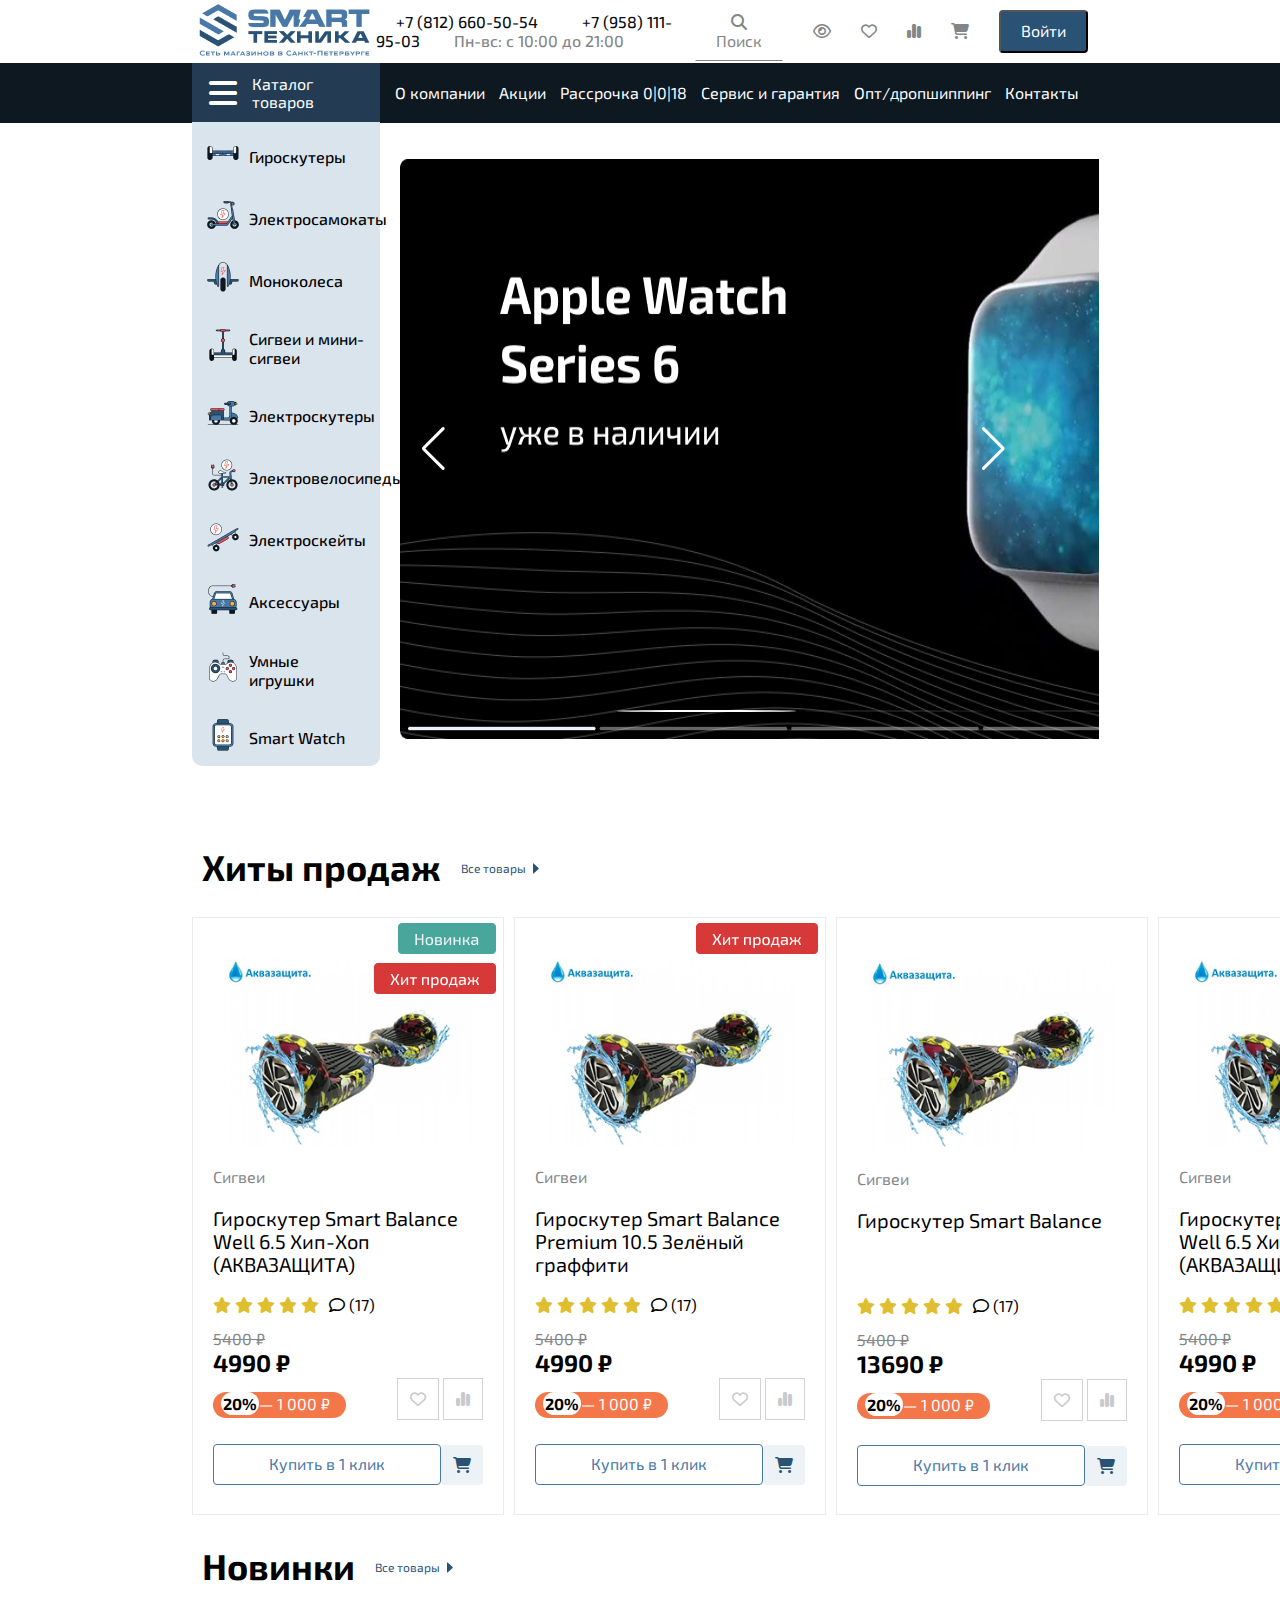
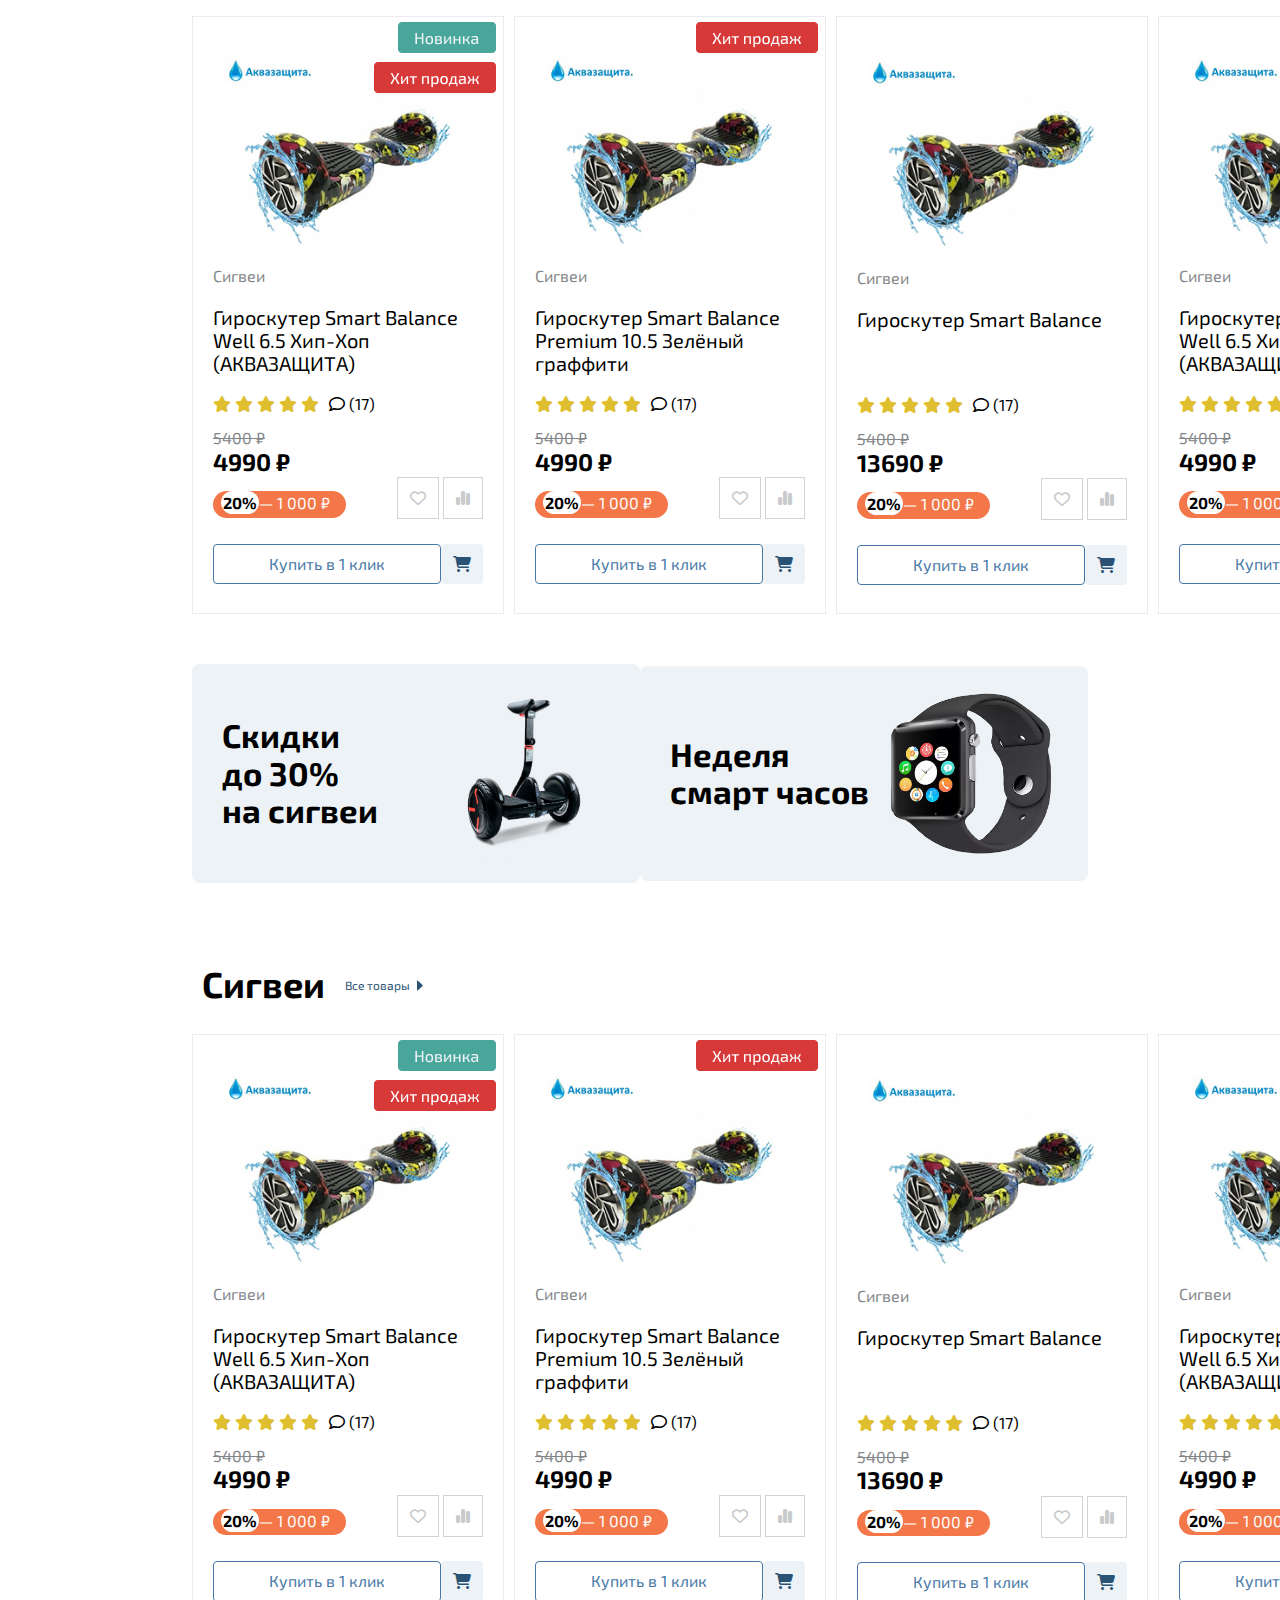
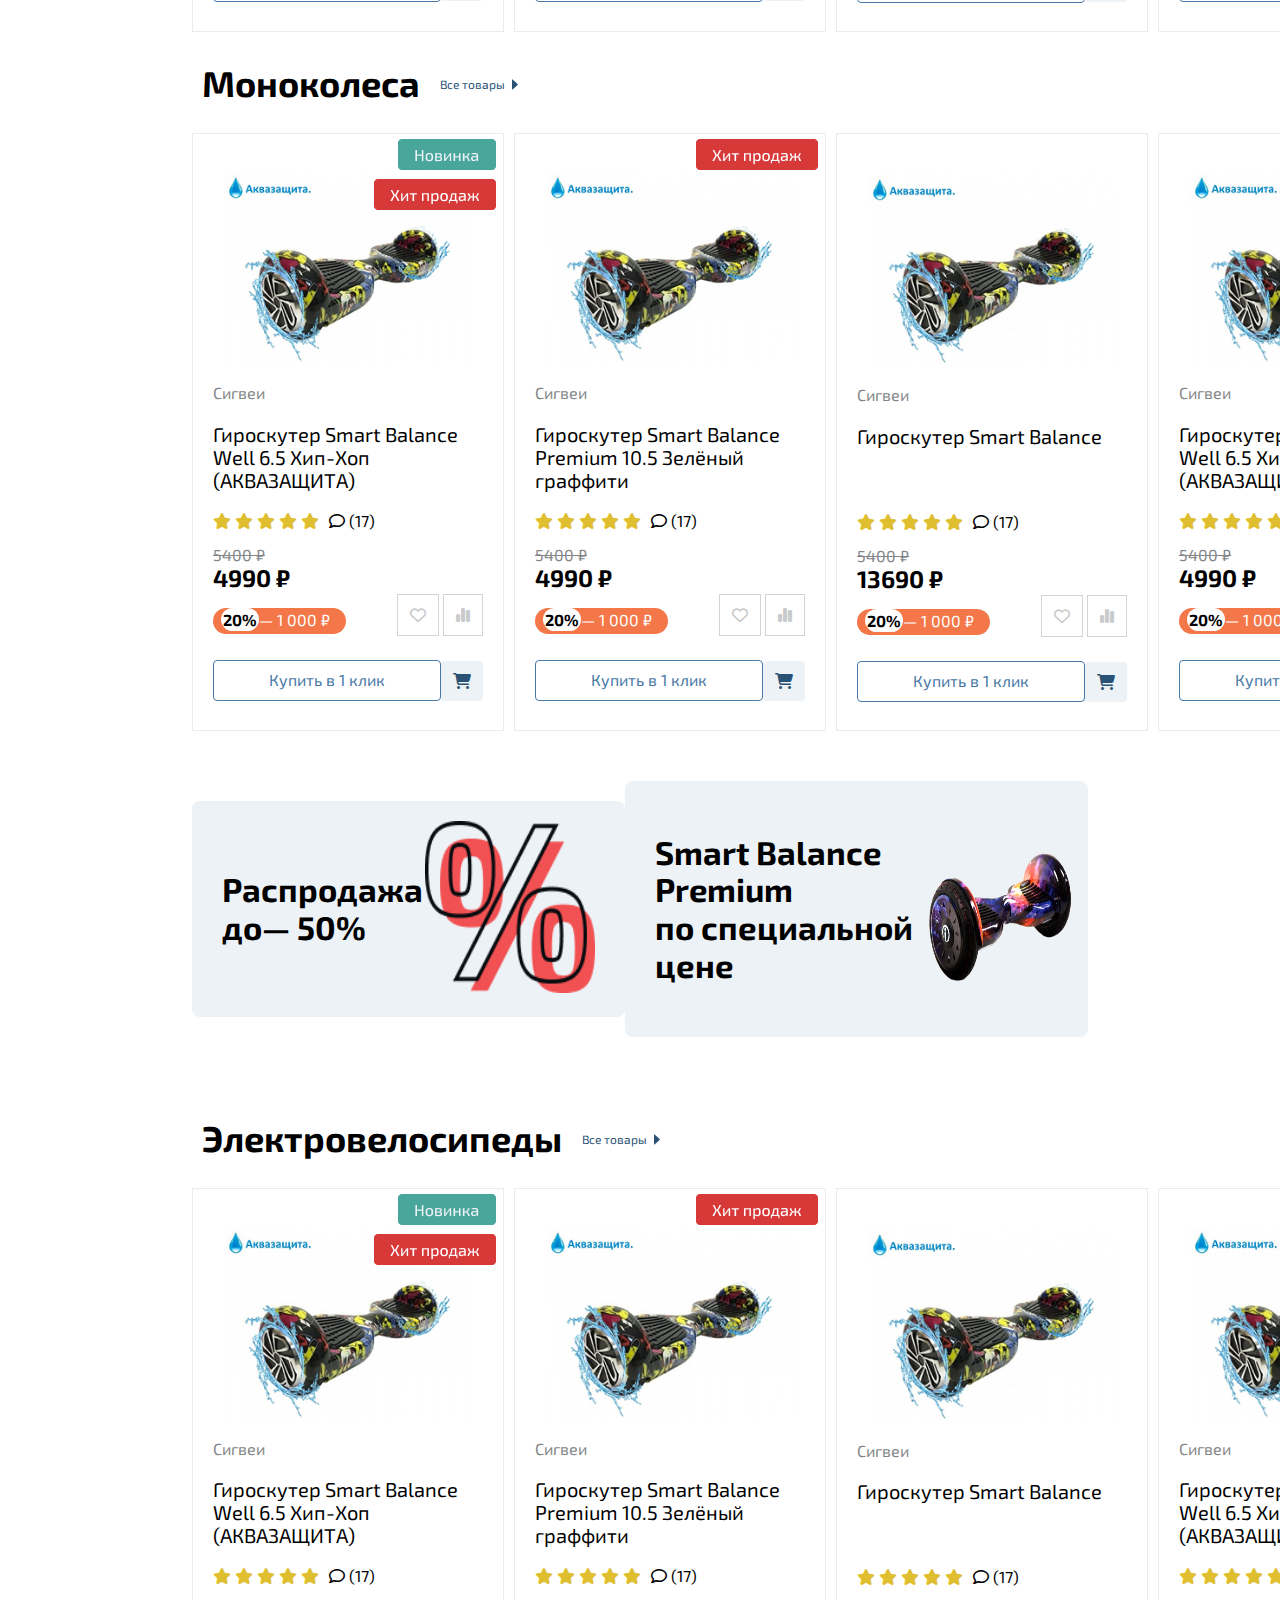
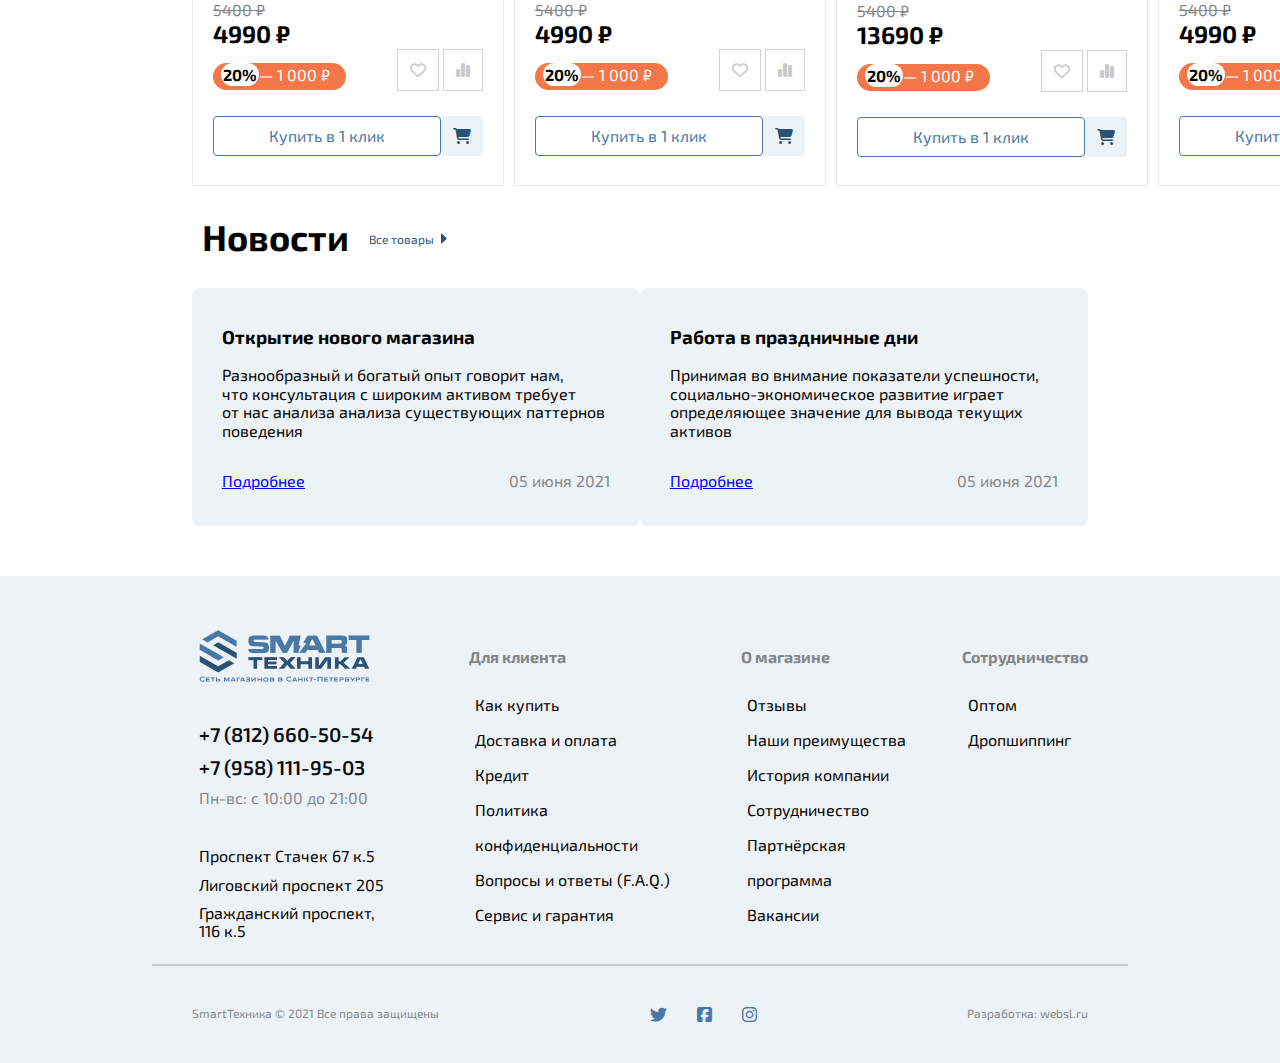
<file: index.html>
<!DOCTYPE html>
<html lang="en">
<head>
    <meta charset="UTF-8">
    <meta name="viewport" content="width=device-width, initial-scale=1.0">
    <link rel="stylesheet" href="./styles/normalize.css">
    <link rel="stylesheet" href="./styles/fontawesome-free-6.7.2-web/css/all.min.css">
    <link rel="stylesheet" href="./styles/fonts.css">
    <link rel="preconnect" href="https://fonts.googleapis.com">
    <link rel="preconnect" href="https://fonts.gstatic.com" crossorigin>
    <link href="https://fonts.googleapis.com/css2?family=Exo+2:ital,wght@0,100..900;1,100..900&display=swap" rel="stylesheet">
    <link rel="stylesheet" href="https://unpkg.com/swiper/swiper-bundle.min.css"/>
    <link rel="stylesheet" href="./styles/styles.css">
    <title>Smart-Electronics</title>
</head>
<body>
    <div class="navbar">
        <div class="navbar-content">
            <div class="logo">
                <img src="./styles/images/logo.png">
            </div>
            <div class="info">
                <span><a href="tel:+78126605054">+7 (812) 660-50-54</a></span>
                <span><a href="tel:+79581119503">+7 (958) 111-95-03</a></span>
                <span style="color:#838688">Пн-вс: с 10:00 до 21:00</span>
            </div>
            
            <div class="icons">
                <button class="search-btn">
                     <i class="fa-solid fa-magnifying-glass"></i> 
                     Поиск
                </button>
                <a href="view.html" class="icon-link">
                    <i class="fa-regular fa-eye"></i>
                </a>
                <a href="#wishlist" class="icon-link">
                    <i class="fa-regular fa-heart" id="icon-i"></i>
                </a>
                <a href="stats.html" class="icon-link">
                    <i class="fa-solid fa-chart-simple" id="icon-i"></i>
                </a>
                <a href="#cart" class="icon-link">
                    <i class="fa-solid fa-cart-shopping" id="icon-i"></i>
                </a>
                <button class="icons-btn">Войти</button>
            </div>
        </div>
    </div>
    <div class="header">
        <div class="wrapper">
            <div class="header-navbar">
                <div class="header-navbar-content">
                    <div class="list-img-title">
                        <i class="fa-solid fa-bars"></i> 
                        <a href="" class="header-navbar-link-title"> Каталог товаров</a>
                    </div>
                    <div class="header-navbar-list">
                        <div class="list-img">
                            <img src="./styles/images/icons for menu.png" class="link-img">
                            <a href="hoverboard.html" class="header-link">Гироскутеры</a>
                        </div>
                        <div class="list-img">
                            <img src="./styles/images/icon-2.png" class="link-img">
                            <a href=""  class="header-link">Электросамокаты</a>
                        </div>
                        <div class="list-img">
                            <img src="./styles/images/icon-3.png" class="link-img">
                            <a href=""  class="header-link">Моноколеса</a>
                        </div>
                        <div class="list-img">
                            <img src="./styles/images/icon-4.png" class="link-img">
                            <a href="catalog.html"  class="header-link">Сигвеи и мини-сигвеи</a>
                        </div>
                        <div class="list-img">
                            <img src="./styles/images/icon-5.png" class="link-img">
                            <a href=""  class="header-link">Электроскутеры</a>
                        </div>
                        <div class="list-img">
                            <img src="./styles/images/icon-6.png" class="link-img">
                            <a href=""  class="header-link">Электровелосипеды</a>
                        </div>
                        <div class="list-img">
                            <img src="./styles/images/icon-7.png" class="link-img">
                            <a href=""  class="header-link">Электроскейты</a>
                        </div>
                        <div class="list-img">
                            <img src="./styles/images/icon-8.png" class="link-img">
                            <a href=""  class="header-link">Аксессуары</a>
                        </div>
                        <div class="list-img">
                            <img src="./styles/images/icon-11.png" class="link-img">
                            <a href=""  class="header-link">Умные игрушки</a>
                        </div>
                        <div class="list-img">
                            <img src="./styles/images/icon-12.png" class="link-img">
                            <a href=""  class="header-link">Smart Watch</a>
                        </div>
                    </div>
                </div>
                <div class="header-navbar-side-list">
                    <ul class="side-list" style="padding-left:15px;">
                        <li class="side-list">
                                <a href="about.html" class="side-link">О компании </a>
                        </li>
                        <li class="side-list">
                                <a href="stock.html" class="side-link">Акции</a>
                        </li>
                        <li class="side-list">
                                <a href="percent.html" class="side-link">Рассрочка 0|0|18</a>
                        </li>
                        <li class="side-list">
                                <a href="service.html" class="side-link">Сервис и гарантия</a>
                        </li>
                        <li class="side-list">
                                <a href="" class="side-link">Опт/дропшиппинг</a>
                        </li>
                        <li class="side-list">
                            <a href="contacts.html" class="side-link">Контакты</a>
                        </li>
                    </ul>
                    <section class="slider-container">
                        <div class="slider-wrapper">
                          <div class="swiper-container">
                            <div class="swiper-wrapper">
                              <div class="swiper-slide">
                                <img src="./styles/images/slider.png" alt="Slide 1">
                              </div>
                              <div class="swiper-slide">
                                <img src="./styles/images/slider-2.jpg" alt="Slide 5">
                              </div>
                              <div class="swiper-slide">
                                <img src="./styles/images/slider-4 (2).jpg" alt="Slide 2">
                              </div>
                              <div class="swiper-slide">
                                <img src="./styles/images/slider-4.webp" alt="Slide 3">
                              </div>
                              <div class="swiper-slide">
                                <img src="./styles/images/slider-4 (3).jpg" alt="Slide 4">
                              </div>
                            </div>
                            <div class="swiper-button-next"></div>
                            <div class="swiper-button-prev"></div>
                            <div class="swiper-pagination"></div>
                          </div>
                        </div>
                      </section>               
                </div> 
            </div>
         </div>
        <div class="main-section">
            <div class="main-section-title">
                <h2>Хиты продаж</h2><span class="span">Все товары</span><img src="./styles/images/Polygon 1.png" class="span-img">
            </div>
            <div class="main-section-cards">
                <div class="main-section-card">
                    <div class="main-section-card-img">
                        <img src="./styles/images/promo.png" class="card-new">
                        <img src="./styles/images/promo-2.png" class="card-hot">
                        <img src="./styles/images/image 18.png" class="card-img">
                    </div>
                    <div class="main-section-card-content" style="margin-top:20px;">
                        <span style="color:#838688">Сигвеи</span>
                        <p class="text">Гироскутер Smart Balance
                            <br> Well 6.5 Хип-Хоп (АКВАЗАЩИТА)</p>
                    </div>
                    <div class="content-stars-content">
                        <div class="stars" style="color:rgb(223, 190, 47)">
                            <i class="fa-solid fa-star"></i>
                            <i class="fa-solid fa-star"></i>
                            <i class="fa-solid fa-star"></i>
                            <i class="fa-solid fa-star"></i>
                            <i class="fa-solid fa-star"></i>
                        </div>
                        <span><i class="fa-regular fa-comment"></i> (17)</span>
                    </div>
                    <div class="card-content-footer">
                        <p class="text-lined">5400 ₽</p>
                        <p class="text-bold">4990 ₽</p>
                        <div class="card-content-review-footer">
                            <div class="orange-card">
                                <p><b>20%</b><span style="color:white">— 1 000 ₽</span></p>
                            </div>
                            <div class="card-content-icon-footer">
                                <i class="fa-regular fa-heart"></i>
                                <i class="fa-solid fa-chart-simple"></i>
                            </div>
                        </div>
                        <div class="btn-section">
                            <button class="btn-card">Купить в 1 клик</button>
                            <i class="fa-solid fa-cart-shopping"></i>
                        </div>
                    </div>
                </div>
                <div class="main-section-card">
                    <div class="main-section-card-img">
                        <img src="./styles/images/promo-2.png" class="card-hot-only">
                        <img src="./styles/images/image 18.png" class="card-img">
                    </div>
                    <div class="main-section-card-content" style="margin-top:20px;">
                        <span style="color:#838688">Сигвеи</span>
                        <p class="text">Гироскутер Smart Balance <br>
                            Premium 10.5 Зелёный 
                            <br>
                            граффити</p>
                    </div>
                    <div class="content-stars-content">
                        <div class="stars" style="color:rgb(223, 190, 47)">
                            <i class="fa-solid fa-star"></i>
                            <i class="fa-solid fa-star"></i>
                            <i class="fa-solid fa-star"></i>
                            <i class="fa-solid fa-star"></i>
                            <i class="fa-solid fa-star"></i>
                        </div>
                        <span><i class="fa-regular fa-comment"></i> (17)</span>
                    </div>
                    <div class="card-content-footer">
                        <p class="text-lined">5400 ₽</p>
                        <p class="text-bold">4990 ₽</p>
                        <div class="card-content-review-footer">
                            <div class="orange-card">
                                <p><b>20%</b><span style="color:white">— 1 000 ₽</span></p>
                            </div>
                            <div class="card-content-icon-footer">
                                <i class="fa-regular fa-heart"></i>
                                <i class="fa-solid fa-chart-simple"></i>
                            </div>
                        </div>
                        <div class="btn-section">
                            <button class="btn-card">Купить в 1 клик</button>
                            <i class="fa-solid fa-cart-shopping"></i>
                        </div>
                    </div>
                </div>
                <div class="main-section-card">
                    <div class="main-section-card-img" style="margin-top:38px;">
                        <img src="./styles/images/image 18.png" class="card-img">
                    </div>
                    <div class="main-section-card-content" style="margin-top:20px;">
                        <span style="color:#838688">Сигвеи</span>
                        <p class="text">Гироскутер Smart Balance</p>
                    </div>
                    <div class="content-stars-content"  style="margin-top:65px;">
                        <div class="stars" style="color:rgb(223, 190, 47)">
                            <i class="fa-solid fa-star"></i>
                            <i class="fa-solid fa-star"></i>
                            <i class="fa-solid fa-star"></i>
                            <i class="fa-solid fa-star"></i>
                            <i class="fa-solid fa-star"></i>
                        </div>
                        <span><i class="fa-regular fa-comment"></i> (17)</span>
                    </div>
                    <div class="card-content-footer">
                        <p class="text-lined">5400 ₽</p>
                        <p class="text-bold">13690 ₽</p>
                        <div class="card-content-review-footer">
                            <div class="orange-card">
                                <p><b>20%</b><span style="color:white">— 1 000 ₽</span></p>
                            </div>
                            <div class="card-content-icon-footer">
                                <i class="fa-regular fa-heart"></i>
                                <i class="fa-solid fa-chart-simple"></i>
                            </div>
                        </div>
                        <div class="btn-section">
                            <button class="btn-card">Купить в 1 клик</button>
                            <i class="fa-solid fa-cart-shopping"></i>
                        </div>
                    </div>
                </div>
                <div class="main-section-card">
                    <div class="main-section-card-img">
                        <img src="./styles/images/promo.png" class="card-new">
                        <img src="./styles/images/image 18.png" class="card-img">
                    </div>
                    <div class="main-section-card-content" style="margin-top:20px;">
                        <span style="color:#838688">Сигвеи</span>
                        <p class="text">Гироскутер Smart Balance
                            <br> Well 6.5 Хип-Хоп (АКВАЗАЩИТА)</p>
                    </div>
                    <div class="content-stars-content">
                        <div class="stars" style="color:rgb(223, 190, 47)">
                            <i class="fa-solid fa-star"></i>
                            <i class="fa-solid fa-star"></i>
                            <i class="fa-solid fa-star"></i>
                            <i class="fa-solid fa-star"></i>
                            <i class="fa-solid fa-star"></i>
                        </div>
                        <span><i class="fa-regular fa-comment"></i> (17)</span>
                    </div>
                    <div class="card-content-footer">
                        <p class="text-lined">5400 ₽</p>
                        <p class="text-bold">4990 ₽</p>
                        <div class="card-content-review-footer">
                            <div class="orange-card">
                                <p><b>20%</b><span style="color:white">— 1 000 ₽</span></p>
                            </div>
                            <div class="card-content-icon-footer">
                                <i class="fa-regular fa-heart"></i>
                                <i class="fa-solid fa-chart-simple"></i>
                            </div>
                        </div>
                        <div class="btn-section">
                            <button class="btn-card">Купить в 1 клик</button>
                            <i class="fa-solid fa-cart-shopping"></i>
                        </div>
                    </div>
                </div>
        </div>
        <div class="main-section-title">
            <h2>Новинки</h2><span class="span">Все товары</span><img src="./styles/images/Polygon 1.png" class="span-img">
        </div>
        <div class="main-section-cards">
            <div class="main-section-card">
                <div class="main-section-card-img">
                    <img src="./styles/images/promo.png" class="card-new">
                    <img src="./styles/images/promo-2.png" class="card-hot">
                    <img src="./styles/images/image 18.png" class="card-img">
                </div>
                <div class="main-section-card-content" style="margin-top:20px;">
                    <span style="color:#838688">Сигвеи</span>
                    <p class="text">Гироскутер Smart Balance
                        <br> Well 6.5 Хип-Хоп (АКВАЗАЩИТА)</p>
                </div>
                <div class="content-stars-content">
                    <div class="stars" style="color:rgb(223, 190, 47)">
                        <i class="fa-solid fa-star"></i>
                        <i class="fa-solid fa-star"></i>
                        <i class="fa-solid fa-star"></i>
                        <i class="fa-solid fa-star"></i>
                        <i class="fa-solid fa-star"></i>
                    </div>
                    <span><i class="fa-regular fa-comment"></i> (17)</span>
                </div>
                <div class="card-content-footer">
                    <p class="text-lined">5400 ₽</p>
                    <p class="text-bold">4990 ₽</p>
                    <div class="card-content-review-footer">
                        <div class="orange-card">
                            <p><b>20%</b><span style="color:white">— 1 000 ₽</span></p>
                        </div>
                        <div class="card-content-icon-footer">
                            <i class="fa-regular fa-heart"></i>
                            <i class="fa-solid fa-chart-simple"></i>
                        </div>
                    </div>
                    <div class="btn-section">
                        <button class="btn-card">Купить в 1 клик</button>
                        <i class="fa-solid fa-cart-shopping"></i>
                    </div>
                </div>
            </div>
            <div class="main-section-card">
                <div class="main-section-card-img">
                    <img src="./styles/images/promo-2.png" class="card-hot-only">
                    <img src="./styles/images/image 18.png" class="card-img">
                </div>
                <div class="main-section-card-content" style="margin-top:20px;">
                    <span style="color:#838688">Сигвеи</span>
                    <p class="text">Гироскутер Smart Balance 
                        <br>
                        Premium 10.5 Зелёный граффити
                    </p>
                </div>
                <div class="content-stars-content">
                    <div class="stars" style="color:rgb(223, 190, 47)">
                        <i class="fa-solid fa-star"></i>
                        <i class="fa-solid fa-star"></i>
                        <i class="fa-solid fa-star"></i>
                        <i class="fa-solid fa-star"></i>
                        <i class="fa-solid fa-star"></i>
                    </div>
                    <span><i class="fa-regular fa-comment"></i> (17)</span>
                </div>
                <div class="card-content-footer">
                    <p class="text-lined">5400 ₽</p>
                    <p class="text-bold">4990 ₽</p>
                    <div class="card-content-review-footer">
                        <div class="orange-card">
                            <p><b>20%</b><span style="color:white">— 1 000 ₽</span></p>
                        </div>
                        <div class="card-content-icon-footer">
                            <i class="fa-regular fa-heart"></i>
                            <i class="fa-solid fa-chart-simple"></i>
                        </div>
                    </div>
                    <div class="btn-section">
                        <button class="btn-card">Купить в 1 клик</button>
                        <i class="fa-solid fa-cart-shopping"></i>
                    </div>
                </div>
            </div>
            <div class="main-section-card">
                <div class="main-section-card-img" style="margin-top:38px;">
                    <img src="./styles/images/image 18.png" class="card-img">
                </div>
                <div class="main-section-card-content" style="margin-top:20px;">
                    <span style="color:#838688">Сигвеи</span>
                    <p class="text">Гироскутер Smart Balance</p>
                </div>
                <div class="content-stars-content" style="margin-top:65px;">
                    <div class="stars" style="color:rgb(223, 190, 47)">
                        <i class="fa-solid fa-star"></i>
                        <i class="fa-solid fa-star"></i>
                        <i class="fa-solid fa-star"></i>
                        <i class="fa-solid fa-star"></i>
                        <i class="fa-solid fa-star"></i>
                    </div>
                    <span><i class="fa-regular fa-comment"></i> (17)</span>
                </div>
                <div class="card-content-footer">
                    <p class="text-lined">5400 ₽</p>
                    <p class="text-bold">13690 ₽</p>
                    <div class="card-content-review-footer">
                        <div class="orange-card">
                            <p><b>20%</b><span style="color:white">— 1 000 ₽</span></p>
                        </div>
                        <div class="card-content-icon-footer">
                            <i class="fa-regular fa-heart"></i>
                            <i class="fa-solid fa-chart-simple"></i>
                        </div>
                    </div>
                    <div class="btn-section">
                        <button class="btn-card">Купить в 1 клик</button>
                        <i class="fa-solid fa-cart-shopping"></i>
                    </div>
                </div>
            </div>
            <div class="main-section-card">
                <div class="main-section-card-img">
                    <img src="./styles/images/promo.png" class="card-new">
                    <img src="./styles/images/image 18.png" class="card-img">
                </div>
                <div class="main-section-card-content" style="margin-top:20px;">
                    <span style="color:#838688">Сигвеи</span>
                    <p class="text">Гироскутер Smart Balance
                        <br> Well 6.5 Хип-Хоп (АКВАЗАЩИТА)</p>
                </div>
                <div class="content-stars-content">
                    <div class="stars" style="color:rgb(223, 190, 47)">
                        <i class="fa-solid fa-star"></i>
                        <i class="fa-solid fa-star"></i>
                        <i class="fa-solid fa-star"></i>
                        <i class="fa-solid fa-star"></i>
                        <i class="fa-solid fa-star"></i>
                    </div>
                    <span><i class="fa-regular fa-comment"></i> (17)</span>
                </div>
                <div class="card-content-footer">
                    <p class="text-lined">5400 ₽</p>
                    <p class="text-bold">4990 ₽</p>
                    <div class="card-content-review-footer">
                        <div class="orange-card">
                            <p><b>20%</b><span style="color:white">— 1 000 ₽</span></p>
                        </div>
                        <div class="card-content-icon-footer">
                            <i class="fa-regular fa-heart"></i>
                            <i class="fa-solid fa-chart-simple"></i>
                        </div>
                    </div>
                    <div class="btn-section">
                        <button class="btn-card">Купить в 1 клик</button>
                        <i class="fa-solid fa-cart-shopping"></i>
                    </div>
                </div>
            </div>
        </div>
        <div class="main-public-wrapper">
            <div class="main-public-content">
                <div class="main-public-content-text">
                    <h3>Скидки до 30% 
                        <br>
                        на сигвеи
                    </h3>
                </div>
                <div class="main-public-content-img">
                    <img src="./styles/images/480bcf94148dbaa1a01a0da8ef8dd7fc.png">
                </div>
            </div>
            <div class="main-public-content">
                <div class="main-public-content-text">
                    <h3>Неделя 
                        <br>
                        смарт часов
                    </h3>
                </div>
                <div class="main-public-content-img">
                    <img src="./styles/images/8383ca2cf08c309db548ede8f864a3c4.png">
                </div>
            </div>
        </div>
        <div class="main-section-title">
            <h2>Сигвеи</h2><span class="span">Все товары</span><img src="./styles/images/Polygon 1.png" class="span-img">
        </div>
        <div class="main-section-cards">
            <div class="main-section-card">
                <div class="main-section-card-img">
                    <img src="./styles/images/promo.png" class="card-new">
                    <img src="./styles/images/promo-2.png" class="card-hot">
                    <img src="./styles/images/image 18.png" class="card-img">
                </div>
                <div class="main-section-card-content" style="margin-top:20px;">
                    <span style="color:#838688">Сигвеи</span>
                    <p class="text">Гироскутер Smart Balance
                        <br> Well 6.5 Хип-Хоп (АКВАЗАЩИТА)</p>
                </div>
                <div class="content-stars-content">
                    <div class="stars" style="color:rgb(223, 190, 47)">
                        <i class="fa-solid fa-star"></i>
                        <i class="fa-solid fa-star"></i>
                        <i class="fa-solid fa-star"></i>
                        <i class="fa-solid fa-star"></i>
                        <i class="fa-solid fa-star"></i>
                    </div>
                    <span><i class="fa-regular fa-comment"></i> (17)</span>
                </div>
                <div class="card-content-footer">
                    <p class="text-lined">5400 ₽</p>
                    <p class="text-bold">4990 ₽</p>
                    <div class="card-content-review-footer">
                        <div class="orange-card">
                            <p><b>20%</b><span style="color:white">— 1 000 ₽</span></p>
                        </div>
                        <div class="card-content-icon-footer">
                            <i class="fa-regular fa-heart"></i>
                            <i class="fa-solid fa-chart-simple"></i>
                        </div>
                    </div>
                    <div class="btn-section">
                        <button class="btn-card">Купить в 1 клик</button>
                        <i class="fa-solid fa-cart-shopping"></i>
                    </div>
                </div>
            </div>
            <div class="main-section-card">
                <div class="main-section-card-img">
                    <img src="./styles/images/promo-2.png" class="card-hot-only">
                    <img src="./styles/images/image 18.png" class="card-img">
                </div>
                <div class="main-section-card-content" style="margin-top:20px;">
                    <span style="color:#838688">Сигвеи</span>
                    <p class="text">Гироскутер Smart Balance
                        <br>
                         Premium 10.5 Зелёный граффити
                        </p>
                </div>
                <div class="content-stars-content">
                    <div class="stars" style="color:rgb(223, 190, 47)">
                        <i class="fa-solid fa-star"></i>
                        <i class="fa-solid fa-star"></i>
                        <i class="fa-solid fa-star"></i>
                        <i class="fa-solid fa-star"></i>
                        <i class="fa-solid fa-star"></i>
                    </div>
                    <span><i class="fa-regular fa-comment"></i> (17)</span>
                </div>
                <div class="card-content-footer">
                    <p class="text-lined">5400 ₽</p>
                    <p class="text-bold">4990 ₽</p>
                    <div class="card-content-review-footer">
                        <div class="orange-card">
                            <p><b>20%</b><span style="color:white">— 1 000 ₽</span></p>
                        </div>
                        <div class="card-content-icon-footer">
                            <i class="fa-regular fa-heart"></i>
                            <i class="fa-solid fa-chart-simple"></i>
                        </div>
                    </div>
                    <div class="btn-section">
                        <button class="btn-card">Купить в 1 клик</button>
                        <i class="fa-solid fa-cart-shopping"></i>
                    </div>
                </div>
            </div>
            <div class="main-section-card">
                <div class="main-section-card-img" style="margin-top:38px;">
                    <img src="./styles/images/image 18.png" class="card-img">
                </div>
                <div class="main-section-card-content" style="margin-top:20px;">
                    <span style="color:#838688">Сигвеи</span>
                    <p class="text">Гироскутер Smart Balance</p>
                </div>
                <div class="content-stars-content"  style="margin-top:65px;">
                    <div class="stars" style="color:rgb(223, 190, 47)">
                        <i class="fa-solid fa-star"></i>
                        <i class="fa-solid fa-star"></i>
                        <i class="fa-solid fa-star"></i>
                        <i class="fa-solid fa-star"></i>
                        <i class="fa-solid fa-star"></i>
                    </div>
                    <span><i class="fa-regular fa-comment"></i> (17)</span>
                </div>
                <div class="card-content-footer">
                    <p class="text-lined">5400 ₽</p>
                    <p class="text-bold">13690 ₽</p>
                    <div class="card-content-review-footer">
                        <div class="orange-card">
                            <p><b>20%</b><span style="color:white">— 1 000 ₽</span></p>
                        </div>
                        <div class="card-content-icon-footer">
                            <i class="fa-regular fa-heart"></i>
                            <i class="fa-solid fa-chart-simple"></i>
                        </div>
                    </div>
                    <div class="btn-section">
                        <button class="btn-card">Купить в 1 клик</button>
                        <i class="fa-solid fa-cart-shopping"></i>
                    </div>
                </div>
            </div>
            <div class="main-section-card">
                <div class="main-section-card-img">
                    <img src="./styles/images/promo.png" class="card-new">
                    <img src="./styles/images/image 18.png" class="card-img">
                </div>
                <div class="main-section-card-content" style="margin-top:20px;">
                    <span style="color:#838688">Сигвеи</span>
                    <p class="text">Гироскутер Smart Balance
                        <br> Well 6.5 Хип-Хоп (АКВАЗАЩИТА)</p>
                </div>
                <div class="content-stars-content">
                    <div class="stars" style="color:rgb(223, 190, 47)">
                        <i class="fa-solid fa-star"></i>
                        <i class="fa-solid fa-star"></i>
                        <i class="fa-solid fa-star"></i>
                        <i class="fa-solid fa-star"></i>
                        <i class="fa-solid fa-star"></i>
                    </div>
                    <span><i class="fa-regular fa-comment"></i> (17)</span>
                </div>
                <div class="card-content-footer">
                    <p class="text-lined">5400 ₽</p>
                    <p class="text-bold">4990 ₽</p>
                    <div class="card-content-review-footer">
                        <div class="orange-card">
                            <p><b>20%</b><span style="color:white">— 1 000 ₽</span></p>
                        </div>
                        <div class="card-content-icon-footer">
                            <i class="fa-regular fa-heart"></i>
                            <i class="fa-solid fa-chart-simple"></i>
                        </div>
                    </div>
                    <div class="btn-section">
                        <button class="btn-card">Купить в 1 клик</button>
                        <i class="fa-solid fa-cart-shopping"></i>
                    </div>
                </div>
            </div>
        </div>
        <div class="main-section-title">
            <h2>Моноколеса</h2><span class="span">Все товары</span><img src="./styles/images/Polygon 1.png" class="span-img">
        </div>
        <div class="main-section-cards">
            <div class="main-section-card">
                <div class="main-section-card-img">
                    <img src="./styles/images/promo.png" class="card-new">
                    <img src="./styles/images/promo-2.png" class="card-hot">
                    <img src="./styles/images/image 18.png" class="card-img">
                </div>
                <div class="main-section-card-content" style="margin-top:20px;">
                    <span style="color:#838688">Сигвеи</span>
                    <p class="text">Гироскутер Smart Balance
                        <br> Well 6.5 Хип-Хоп (АКВАЗАЩИТА)</p>
                </div>
                <div class="content-stars-content">
                    <div class="stars" style="color:rgb(223, 190, 47)">
                        <i class="fa-solid fa-star"></i>
                        <i class="fa-solid fa-star"></i>
                        <i class="fa-solid fa-star"></i>
                        <i class="fa-solid fa-star"></i>
                        <i class="fa-solid fa-star"></i>
                    </div>
                    <span><i class="fa-regular fa-comment"></i> (17)</span>
                </div>
                <div class="card-content-footer">
                    <p class="text-lined">5400 ₽</p>
                    <p class="text-bold">4990 ₽</p>
                    <div class="card-content-review-footer">
                        <div class="orange-card">
                            <p><b>20%</b><span style="color:white">— 1 000 ₽</span></p>
                        </div>
                        <div class="card-content-icon-footer">
                            <i class="fa-regular fa-heart"></i>
                            <i class="fa-solid fa-chart-simple"></i>
                        </div>
                    </div>
                    <div class="btn-section">
                        <button class="btn-card">Купить в 1 клик</button>
                        <i class="fa-solid fa-cart-shopping"></i>
                    </div>
                </div>
            </div>
            <div class="main-section-card">
                <div class="main-section-card-img">
                    <img src="./styles/images/promo-2.png" class="card-hot-only">
                    <img src="./styles/images/image 18.png" class="card-img">
                </div>
                <div class="main-section-card-content" style="margin-top:20px;">
                    <span style="color:#838688">Сигвеи</span>
                    <p class="text">Гироскутер Smart Balance 
                        <br>
                        Premium 10.5 Зелёный граффити
                    </p>
                </div>
                <div class="content-stars-content">
                    <div class="stars" style="color:rgb(223, 190, 47)">
                        <i class="fa-solid fa-star"></i>
                        <i class="fa-solid fa-star"></i>
                        <i class="fa-solid fa-star"></i>
                        <i class="fa-solid fa-star"></i>
                        <i class="fa-solid fa-star"></i>
                    </div>
                    <span><i class="fa-regular fa-comment"></i> (17)</span>
                </div>
                <div class="card-content-footer">
                    <p class="text-lined">5400 ₽</p>
                    <p class="text-bold">4990 ₽</p>
                    <div class="card-content-review-footer">
                        <div class="orange-card">
                            <p><b>20%</b><span style="color:white">— 1 000 ₽</span></p>
                        </div>
                        <div class="card-content-icon-footer">
                            <i class="fa-regular fa-heart"></i>
                            <i class="fa-solid fa-chart-simple"></i>
                        </div>
                    </div>
                    <div class="btn-section">
                        <button class="btn-card">Купить в 1 клик</button>
                        <i class="fa-solid fa-cart-shopping"></i>
                    </div>
                </div>
            </div>
            <div class="main-section-card">
                <div class="main-section-card-img" style="margin-top:38px;">
                    <img src="./styles/images/image 18.png" class="card-img">
                </div>
                <div class="main-section-card-content" style="margin-top:20px;">
                    <span style="color:#838688">Сигвеи</span>
                    <p class="text">Гироскутер Smart Balance</p>
                </div>
                <div class="content-stars-content" style="margin-top:65px;">
                    <div class="stars" style="color:rgb(223, 190, 47)">
                        <i class="fa-solid fa-star"></i>
                        <i class="fa-solid fa-star"></i>
                        <i class="fa-solid fa-star"></i>
                        <i class="fa-solid fa-star"></i>
                        <i class="fa-solid fa-star"></i>
                    </div>
                    <span><i class="fa-regular fa-comment"></i> (17)</span>
                </div>
                <div class="card-content-footer">
                    <p class="text-lined">5400 ₽</p>
                    <p class="text-bold">13690 ₽</p>
                    <div class="card-content-review-footer">
                        <div class="orange-card">
                            <p><b>20%</b><span style="color:white">— 1 000 ₽</span></p>
                        </div>
                        <div class="card-content-icon-footer">
                            <i class="fa-regular fa-heart"></i>
                            <i class="fa-solid fa-chart-simple"></i>
                        </div>
                    </div>
                    <div class="btn-section">
                        <button class="btn-card">Купить в 1 клик</button>
                        <i class="fa-solid fa-cart-shopping"></i>
                    </div>
                </div>
            </div>
            <div class="main-section-card">
                <div class="main-section-card-img">
                    <img src="./styles/images/promo.png" class="card-new">
                    <img src="./styles/images/image 18.png" class="card-img">
                </div>
                <div class="main-section-card-content" style="margin-top:20px;">
                    <span style="color:#838688">Сигвеи</span>
                    <p class="text">Гироскутер Smart Balance
                        <br> Well 6.5 Хип-Хоп (АКВАЗАЩИТА)</p>
                </div>
                <div class="content-stars-content">
                    <div class="stars" style="color:rgb(223, 190, 47)">
                        <i class="fa-solid fa-star"></i>
                        <i class="fa-solid fa-star"></i>
                        <i class="fa-solid fa-star"></i>
                        <i class="fa-solid fa-star"></i>
                        <i class="fa-solid fa-star"></i>
                    </div>
                    <span><i class="fa-regular fa-comment"></i> (17)</span>
                </div>
                <div class="card-content-footer">
                    <p class="text-lined">5400 ₽</p>
                    <p class="text-bold">4990 ₽</p>
                    <div class="card-content-review-footer">
                        <div class="orange-card">
                            <p><b>20%</b><span style="color:white">— 1 000 ₽</span></p>
                        </div>
                        <div class="card-content-icon-footer">
                            <i class="fa-regular fa-heart"></i>
                            <i class="fa-solid fa-chart-simple"></i>
                        </div>
                    </div>
                    <div class="btn-section">
                        <button class="btn-card">Купить в 1 клик</button>
                        <i class="fa-solid fa-cart-shopping"></i>
                    </div>
                </div>
            </div>
         </div>
         <div class="main-public-wrapper">
            <div class="main-public-content">
                <div class="main-public-content-text">
                    <h3>Распродажа 
                        <br>
                        до— 50%
                    </h3>
                </div>
                <div class="main-public-content-img">
                    <img src="./styles/images/percent.png">
                </div>
            </div>
            <div class="main-public-content">
                <div class="main-public-content-text">
                    <h3>Smart Balance Premium 
                        <br>
                        по специальной цене
                    </h3>
                </div>
                <div class="main-public-content-img">
                    <img src="./styles/images/87f6c1062ebb6fe6da0d224863cc62c8.png">
                </div>
            </div>
        </div>
        <div class="main-section-title">
            <h2>Электровелосипеды</h2><span class="span">Все товары</span><img src="./styles/images/Polygon 1.png" class="span-img">
        </div>
        <div class="main-section-cards">
            <div class="main-section-card">
                <div class="main-section-card-img">
                    <img src="./styles/images/promo.png" class="card-new">
                    <img src="./styles/images/promo-2.png" class="card-hot">
                    <img src="./styles/images/image 18.png" class="card-img">
                </div>
                <div class="main-section-card-content" style="margin-top:20px;">
                    <span style="color:#838688">Сигвеи</span>
                    <p class="text">Гироскутер Smart Balance
                        <br> Well 6.5 Хип-Хоп (АКВАЗАЩИТА)</p>
                </div>
                <div class="content-stars-content">
                    <div class="stars" style="color:rgb(223, 190, 47)">
                        <i class="fa-solid fa-star"></i>
                        <i class="fa-solid fa-star"></i>
                        <i class="fa-solid fa-star"></i>
                        <i class="fa-solid fa-star"></i>
                        <i class="fa-solid fa-star"></i>
                    </div>
                    <span><i class="fa-regular fa-comment"></i> (17)</span>
                </div>
                <div class="card-content-footer">
                    <p class="text-lined">5400 ₽</p>
                    <p class="text-bold">4990 ₽</p>
                    <div class="card-content-review-footer">
                        <div class="orange-card">
                            <p><b>20%</b><span style="color:white">— 1 000 ₽</span></p>
                        </div>
                        <div class="card-content-icon-footer">
                            <i class="fa-regular fa-heart"></i>
                            <i class="fa-solid fa-chart-simple"></i>
                        </div>
                    </div>
                    <div class="btn-section">
                        <button class="btn-card">Купить в 1 клик</button>
                        <i class="fa-solid fa-cart-shopping"></i>
                    </div>
                </div>
            </div>
            <div class="main-section-card">
                <div class="main-section-card-img">
                    <img src="./styles/images/promo-2.png" class="card-hot-only">
                    <img src="./styles/images/image 18.png" class="card-img">
                </div>
                <div class="main-section-card-content" style="margin-top:20px;">
                    <span style="color:#838688">Сигвеи</span>
                    <p class="text">Гироскутер Smart Balance 
                        <br>
                        Premium 10.5 Зелёный граффити
                    </p>
                </div>
                <div class="content-stars-content">
                    <div class="stars" style="color:rgb(223, 190, 47)">
                        <i class="fa-solid fa-star"></i>
                        <i class="fa-solid fa-star"></i>
                        <i class="fa-solid fa-star"></i>
                        <i class="fa-solid fa-star"></i>
                        <i class="fa-solid fa-star"></i>
                    </div>
                    <span><i class="fa-regular fa-comment"></i> (17)</span>
                </div>
                <div class="card-content-footer">
                    <p class="text-lined">5400 ₽</p>
                    <p class="text-bold">4990 ₽</p>
                    <div class="card-content-review-footer">
                        <div class="orange-card">
                            <p><b>20%</b><span style="color:white">— 1 000 ₽</span></p>
                        </div>
                        <div class="card-content-icon-footer">
                            <i class="fa-regular fa-heart"></i>
                            <i class="fa-solid fa-chart-simple"></i>
                        </div>
                    </div>
                    <div class="btn-section">
                        <button class="btn-card">Купить в 1 клик</button>
                        <i class="fa-solid fa-cart-shopping"></i>
                    </div>
                </div>
            </div>
            <div class="main-section-card">
                <div class="main-section-card-img" style="margin-top:38px;">
                    <img src="./styles/images/image 18.png" class="card-img">
                </div>
                <div class="main-section-card-content" style="margin-top:20px;">
                    <span style="color:#838688">Сигвеи</span>
                    <p class="text">Гироскутер Smart Balance</p>
                </div>
                <div class="content-stars-content" style="margin-top:65px;">
                    <div class="stars" style="color:rgb(223, 190, 47)">
                        <i class="fa-solid fa-star"></i>
                        <i class="fa-solid fa-star"></i>
                        <i class="fa-solid fa-star"></i>
                        <i class="fa-solid fa-star"></i>
                        <i class="fa-solid fa-star"></i>
                    </div>
                    <span><i class="fa-regular fa-comment"></i> (17)</span>
                </div>
                <div class="card-content-footer">
                    <p class="text-lined">5400 ₽</p>
                    <p class="text-bold">13690 ₽</p>
                    <div class="card-content-review-footer">
                        <div class="orange-card">
                            <p><b>20%</b><span style="color:white">— 1 000 ₽</span></p>
                        </div>
                        <div class="card-content-icon-footer">
                            <i class="fa-regular fa-heart"></i>
                            <i class="fa-solid fa-chart-simple"></i>
                        </div>
                    </div>
                    <div class="btn-section">
                        <button class="btn-card">Купить в 1 клик</button>
                        <i class="fa-solid fa-cart-shopping"></i>
                    </div>
                </div>
            </div>
            <div class="main-section-card">
                <div class="main-section-card-img">
                    <img src="./styles/images/promo.png" class="card-new">
                    <img src="./styles/images/image 18.png" class="card-img">
                </div>
                <div class="main-section-card-content" style="margin-top:20px;">
                    <span style="color:#838688">Сигвеи</span>
                    <p class="text">Гироскутер Smart Balance
                        <br> Well 6.5 Хип-Хоп (АКВАЗАЩИТА)</p>
                </div>
                <div class="content-stars-content">
                    <div class="stars" style="color:rgb(223, 190, 47)">
                        <i class="fa-solid fa-star"></i>
                        <i class="fa-solid fa-star"></i>
                        <i class="fa-solid fa-star"></i>
                        <i class="fa-solid fa-star"></i>
                        <i class="fa-solid fa-star"></i>
                    </div>
                    <span><i class="fa-regular fa-comment"></i> (17)</span>
                </div>
                <div class="card-content-footer">
                    <p class="text-lined">5400 ₽</p>
                    <p class="text-bold">4990 ₽</p>
                    <div class="card-content-review-footer">
                        <div class="orange-card">
                            <p><b>20%</b><span style="color:white">— 1 000 ₽</span></p>
                        </div>
                        <div class="card-content-icon-footer">
                            <i class="fa-regular fa-heart"></i>
                            <i class="fa-solid fa-chart-simple"></i>
                        </div>
                    </div>
                    <div class="btn-section">
                        <button class="btn-card">Купить в 1 клик</button>
                        <i class="fa-solid fa-cart-shopping"></i>
                    </div>
                </div>
            </div>
         </div>
         <div class="main-section-title">
            <h2>Новости</h2><span class="span">Все товары</span><img src="./styles/images/Polygon 1.png" class="span-img">
        </div>
        <div class="main-news-wrapper">
            <div class="main-news-content">
                <div class="main-news-content-text">
                    <h3>Открытие нового магазина</h3>
                    <p>Разнообразный и богатый опыт говорит нам, что консультация с широким активом требует от нас анализа анализа существующих паттернов поведения</p>
                </div>
                <div class="main-news-footer">
                    <p class="main-news-footer-p"><a href="news.html">Подробнее</a></p>
                    <span style="color:#838688">05 июня 2021</span>
                </div>
            </div>
            <div class="main-news-content">
                <div class="main-news-content-text">
                    <h3>Работа в праздничные дни</h3>
                    <p>Принимая во внимание показатели успешности, социально-экономическое развитие играет определяющее значение для вывода текущих активов</p>
                    <div class="main-news-footer">
                        <p class="main-news-footer-p"><a href="news.html">Подробнее</a></p>
                        <span style="color:#838688">05 июня 2021</span>
                    </div>
                </div>
            </div>
        </div>
    </div>
    <div class="footer">
        <div class="footer-content">
            <div class="logo-content">
                <div class="footer-logo">
                    <img src="./styles/images/logo.png">
                </div>
                <div class="footer-info">
                    <ul class="footer-info-list">
                        <li><a href="tel:+78126605054" class="tel">+7 (812) 660-50-54</a></li>
                        <li><a href="tel:+79581119503" class="tel">+7 (958) 111-95-03</a></li>
                        <li style="color:#838688">Пн-вс: с 10:00 до 21:00</li>
                    </ul>
                </div>
                <div class="address">
                    <ul class="footer-info-adress-list">
                        <li>Проспект Стачек 67 к.5</li>
                        <li>Лиговский проспект 205</li>
                        <li>Гражданский проспект, 116 к.5</li>
                    </ul>
                </div>
            </div>
            <div class="client-content">
                <h4 class="client-content-title">Для клиента</h4>
                <ul class="footer-list">
                    <li class="footer-li">
                        <a class="footer-link">Как купить</a>
                    </li>
                    <li class="footer-li">
                        <a class="footer-link">Доставка и оплата</a>
                    </li>
                    <li class="footer-li">
                        <a class="footer-link">Кредит</a>
                    </li>
                    <li class="footer-li">
                        <a class="footer-link">Политика конфиденциальности</a>
                    </li>
                    <li class="footer-li">
                        <a class="footer-link">Вопросы и ответы (F.A.Q.)</a>
                    </li>
                    <li class="footer-li">
                        <a class="footer-link">Сервис и гарантия</a>
                    </li>
                </ul>
            </div>
            <div class="store-content">
                <h4 class="store-content-title">О магазине</h4>
                <ul class="footer-list">
                    <li class="footer-li">
                        <a class="footer-link">Отзывы</a>
                    </li>
                    <li class="footer-li">
                        <a class="footer-link">Наши преимущества</a>
                    </li>
                    <li class="footer-li">
                        <a class="footer-link">История компании</a>
                    </li>
                    <li class="footer-li">
                        <a class="footer-link">Сотрудничество</a>
                    </li>
                    <li class="footer-li">
                        <a class="footer-link">Партнёрская программа</a>
                    </li>
                    <li class="footer-li">
                        <a class="footer-link">Вакансии</a>
                    </li>
                </ul>
            </div>
            <div class="contact-content">
                <h4 class="contact-content-title">Сотрудничество</h4>
                <ul class="footer-list">
                    <li class="footer-li">
                        <a class="footer-link">Оптом</a>
                    </li>
                    <li class="footer-li">
                        <a class="footer-link">Дропшиппинг</a>
                    </li>
                </ul>
            </div>
        </div>
        <div class="footer-rights">
            <span>SmartТехника © 2021 Все права защищены</span>
            <div class="social-media">
                <i class="fa-brands fa-twitter"></i>
                <i class="fa-brands fa-square-facebook"></i>
                <i class="fa-brands fa-instagram"></i>
            </div>
            <span>Разработка: websl.ru</span>
        </div>
    </div>
    


        



    
          
        
     
    
    <script src="https://unpkg.com/swiper/swiper-bundle.min.js"></script>
   
    <script src="./swipper-script.js"></script>


</body>
</html>
</file>
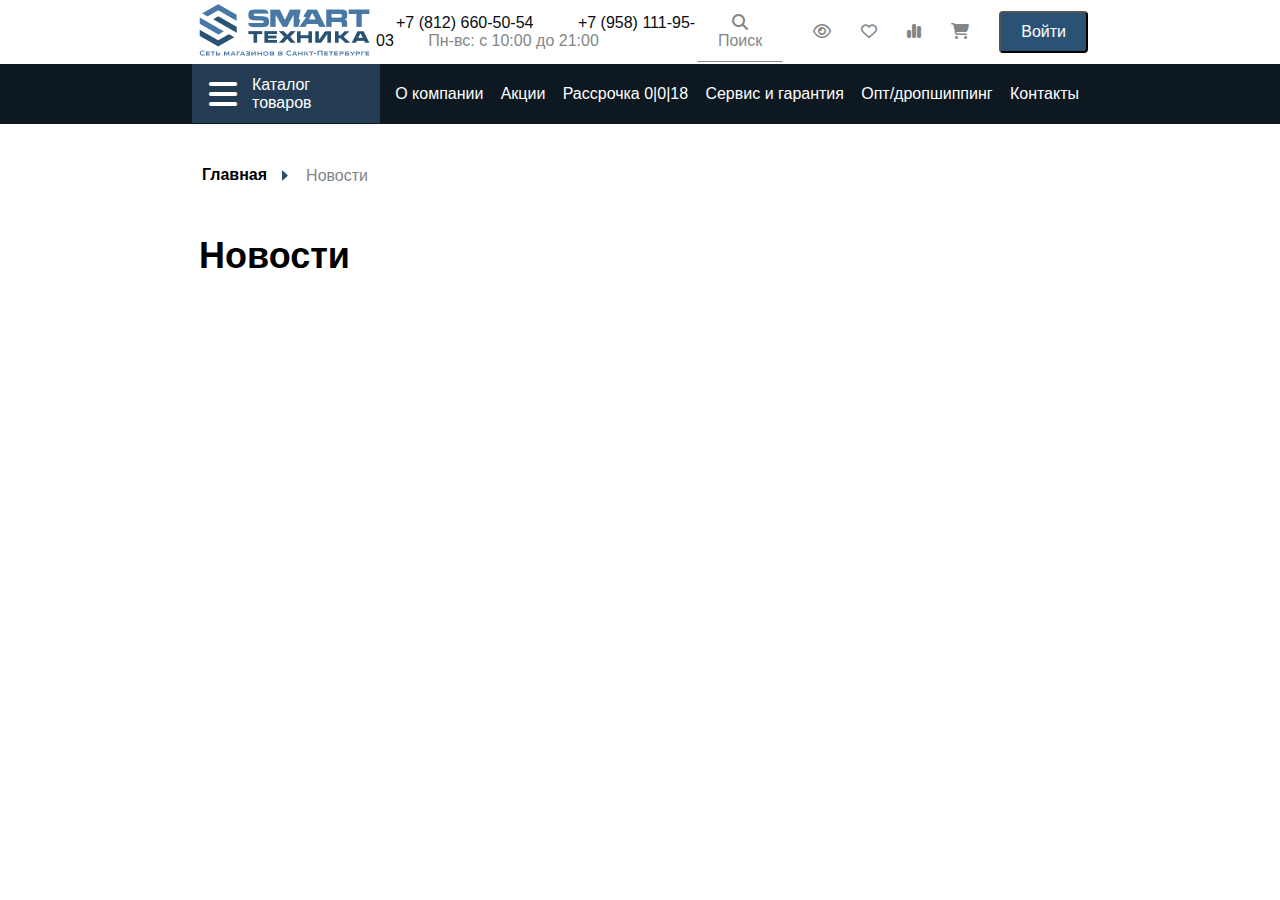
<file: about.html>
<!DOCTYPE html>
<html lang="en">
<head>
    <meta charset="UTF-8">
    <meta name="viewport" content="width=device-width, initial-scale=1.0">
    <link rel="stylesheet" href="./styles/normalize.css">
    <link rel="stylesheet" href="./styles/fontawesome-free-6.7.2-web/css/all.min.css">
    <link rel="stylesheet" href="./styles/fonts.css">
    <link rel="stylesheet" href="./styles/Exo2-VariableFont_wght.ttf">
    <link rel="stylesheet" href="https://unpkg.com/swiper/swiper-bundle.min.css"/>
    <link rel="stylesheet" href="./styles/about.css">
    <title>Document</title>
</head>
<body>
    <div class="navbar">
        <div class="navbar-content">
            <div class="logo">
                <img src="./styles/images/logo.png">
            </div>
            <div class="info">
                <span><a href="tel:+78126605054">+7 (812) 660-50-54</a></span>
                <span><a href="tel:+79581119503">+7 (958) 111-95-03</a></span>
                <span style="color:#838688">Пн-вс: с 10:00 до 21:00</span>
            </div>
            
            <div class="icons">
                <button class="search-btn">
                     <i class="fa-solid fa-magnifying-glass"></i> 
                     Поиск
                </button>
                <a href="#view" class="icon-link">
                    <i class="fa-regular fa-eye"></i>
                </a>
                <a href="#wishlist" class="icon-link">
                    <i class="fa-regular fa-heart" id="icon-i"></i>
                </a>
                <a href="#stats" class="icon-link">
                    <i class="fa-solid fa-chart-simple" id="icon-i"></i>
                </a>
                <a href="#cart" class="icon-link">
                    <i class="fa-solid fa-cart-shopping" id="icon-i"></i>
                </a>
                <button class="icons-btn">Войти</button>
            </div>
        </div>
    </div>
    <div class="header">
        <div class="header-navbar">
            <div class="header-navbar-content">
                <div class="list-img-title">
                    <i class="fa-solid fa-bars"></i> 
                    <a href="" class="header-navbar-link-title"> Каталог товаров</a>
                </div>
            </div>
            <div class="header-navbar-side-list">
                <ul class="side-list" style="padding-left:15px;">
                    <li class="side-list">
                            <a href="about.html" class="side-link">О компании</a>
                    </li>
                    <li class="side-list">
                            <a href="" class="side-link">Акции</a>
                    </li>
                    <li class="side-list">
                            <a href="" class="side-link">Рассрочка 0|0|18</a>
                    </li>
                    <li class="side-list">
                            <a href="" class="side-link">Сервис и гарантия</a>
                    </li>
                    <li class="side-list">
                            <a href="" class="side-link">Опт/дропшиппинг</a>
                    </li>
                    <li class="side-list">
                        <a href="" class="side-link">Контакты</a>
                    </li>
                </ul> 
            </div> 
        </div>
    </div>
    <div class="wrapper">
        <div class="main-section">
            <div class="main-section-title">
                <h4>Главная</h4><img src="./styles/images/Polygon 1.png" class="span-img"><span class="span">Новости</span>
            </div>
            <div class="main-section-content">
                <div class="main-section-content-title">
                    <h2>Новости</h2>
                </div>
            </div>
        </div>
    </div>
    
</body>
</html>
</file>
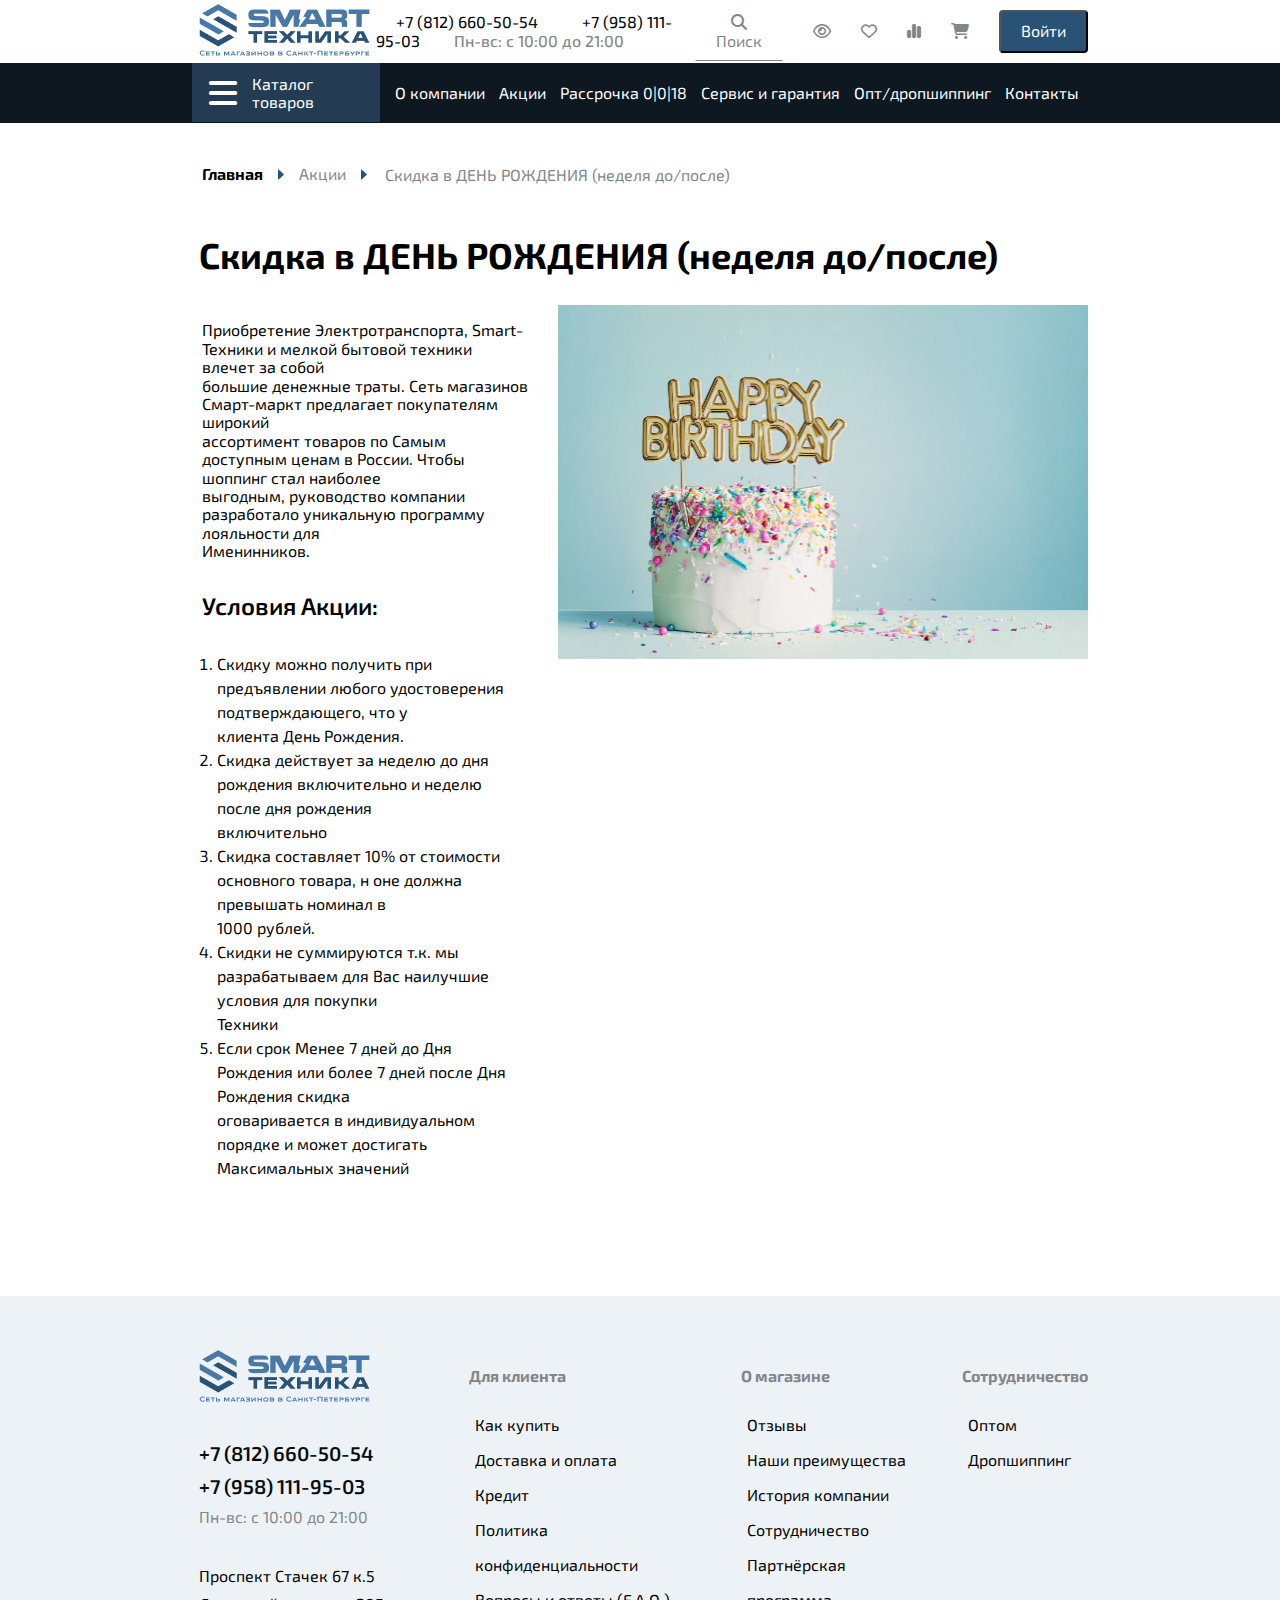
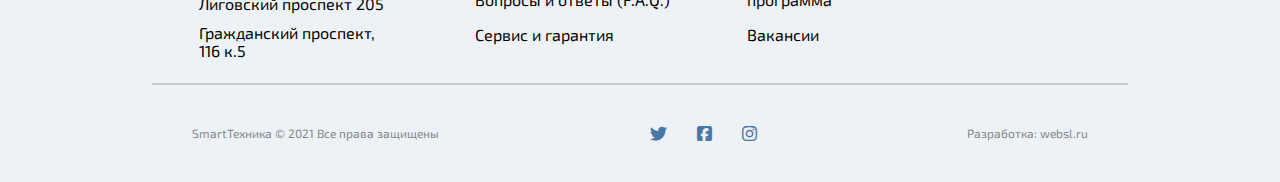
<file: birthday.html>
<!DOCTYPE html>
<html lang="en">
<head>
    <meta charset="UTF-8">
    <meta name="viewport" content="width=device-width, initial-scale=1.0">
    <link rel="stylesheet" href="./styles/normalize.css">
    <link rel="stylesheet" href="./styles/fontawesome-free-6.7.2-web/css/all.min.css">
    <link rel="stylesheet" href="./styles/fonts.css">
    <link rel="preconnect" href="https://fonts.googleapis.com">
    <link rel="preconnect" href="https://fonts.gstatic.com" crossorigin>
    <link href="https://fonts.googleapis.com/css2?family=Exo+2:ital,wght@0,100..900;1,100..900&display=swap" rel="stylesheet">
    <link rel="stylesheet" href="https://unpkg.com/swiper/swiper-bundle.min.css"/>
    <link rel="stylesheet" href="./styles/birthday.css">
    <title>Document</title>
</head>
<body>
    <div class="navbar">
        <div class="navbar-content">
            <div class="logo">
                <a href="index.html"><img src="./styles/images/logo.png"></a>
            </div>
            <div class="info">
                <span><a href="tel:+78126605054">+7 (812) 660-50-54</a></span>
                <span><a href="tel:+79581119503">+7 (958) 111-95-03</a></span>
                <span style="color:#838688">Пн-вс: с 10:00 до 21:00</span>
            </div>
            
            <div class="icons">
                <button class="search-btn">
                     <i class="fa-solid fa-magnifying-glass"></i> 
                     Поиск
                </button>
                <a href="view.html" class="icon-link">
                    <i class="fa-regular fa-eye"></i>
                </a>
                <a href="#wishlist" class="icon-link">
                    <i class="fa-regular fa-heart" id="icon-i"></i>
                </a>
                <a href="stats.html" class="icon-link">
                    <i class="fa-solid fa-chart-simple" id="icon-i"></i>
                </a>
                <a href="#cart" class="icon-link">
                    <i class="fa-solid fa-cart-shopping" id="icon-i"></i>
                </a>
                <button class="icons-btn">Войти</button>
            </div>
        </div>
    </div>
    <div class="header">
        <div class="header-navbar">
            <div class="header-navbar-content">
                <div class="list-img-title">
                    <i class="fa-solid fa-bars"></i> 
                    <a href="" class="header-navbar-link-title"> Каталог товаров</a>
                </div>
            </div>
            <div class="header-navbar-side-list">
                <ul class="side-list" style="padding-left:15px;">
                    <li class="side-list">
                            <a href="about.html" class="side-link">О компании</a>
                    </li>
                    <li class="side-list">
                            <a href="stock.html" class="side-link">Акции</a>
                    </li>
                    <li class="side-list">
                            <a href="" class="side-link">Рассрочка 0|0|18</a>
                    </li>
                    <li class="side-list">
                            <a href="service.html" class="side-link">Сервис и гарантия</a>
                    </li>
                    <li class="side-list">
                            <a href="" class="side-link">Опт/дропшиппинг</a>
                    </li>
                    <li class="side-list">
                        <a href="" class="side-link">Контакты</a>
                    </li>
                </ul> 
            </div> 
        </div>
    </div>
    <div class="wrapper">
        <div class="main-section">
            <div class="main-section-title">
                <h4>Главная</h4><img src="./styles/images/Polygon 1.png" class="span-img"><span style="margin-left:15px">Акции</span>
                <img src="./styles/images/Polygon 1.png" class="span-img"><span class="span">Скидка в ДЕНЬ РОЖДЕНИЯ (неделя до/после)</span>
            </div>
            <div class="main-section-content-title">
                <h2>Скидка в ДЕНЬ РОЖДЕНИЯ (неделя до/после)</h2>
            </div>
            <div class="main-section-content">
                <div class="main-section-content-text">
                    <p>Приобретение Электротранспорта, Smart-Техники и мелкой бытовой техники влечет за собой 
                        <br>
                        большие денежные траты. Сеть магазинов Смарт-маркт предлагает покупателям широкий 
                        <br>
                        ассортимент товаров по Самым доступным ценам в России. Чтобы шоппинг стал наиболее 
                        <br>
                        выгодным, руководство компании разработало уникальную программу лояльности для
                        <br>
                        Именинников.
                    </p>
                    <div class="list-content">
                        <h4>Условия Акции:</h4>
                        <ol class="list">
                            <li>Скидку можно получить при предъявлении любого удостоверения подтверждающего, что у
                                <br>
                                 клиента День Рождения.</li>
                            <li>Скидка действует за неделю до дня рождения включительно и неделю после дня рождения 
                                <br>
                                включительно</li>
                            <li>Скидка составляет 10% от стоимости основного товара, н оне должна превышать номинал в 
                                <br>
                                1000 рублей.</li>
                            <li>Скидки не суммируются т.к. мы разрабатываем для Вас наилучшие условия для покупки
                                <br>
                                 Техники</li>
                            <li>Если срок Менее 7 дней до Дня Рождения или более 7 дней после Дня Рождения скидка 
                                <br>
                                оговаривается в индивидуальном порядке и может достигать Максимальных значений</li>
                        </ol>
                    </div>
                </div>
                <div class="main-section-content-img">
                <img src="./styles/images/cake (2).png" class="birthday-img">
                </div>
            </div>
        </div>
    </div>
    <div class="footer">
        <div class="footer-content">
            <div class="logo-content">
                <div class="footer-logo">
                    <img src="./styles/images/logo.png">
                </div>
                <div class="footer-info">
                    <ul class="footer-info-list">
                        <li><a href="tel:+78126605054" class="tel">+7 (812) 660-50-54</a></li>
                        <li><a href="tel:+79581119503" class="tel">+7 (958) 111-95-03</a></li>
                        <li style="color:#838688">Пн-вс: с 10:00 до 21:00</li>
                    </ul>
                </div>
                <div class="address">
                    <ul class="footer-info-adress-list">
                        <li>Проспект Стачек 67 к.5</li>
                        <li>Лиговский проспект 205</li>
                        <li>Гражданский проспект, 116 к.5</li>
                    </ul>
                </div>
            </div>
            <div class="client-content">
                <h4 class="client-content-title">Для клиента</h4>
                <ul class="footer-list">
                    <li class="footer-li">
                        <a class="footer-link">Как купить</a>
                    </li>
                    <li class="footer-li">
                        <a class="footer-link">Доставка и оплата</a>
                    </li>
                    <li class="footer-li">
                        <a class="footer-link">Кредит</a>
                    </li>
                    <li class="footer-li">
                        <a class="footer-link">Политика конфиденциальности</a>
                    </li>
                    <li class="footer-li">
                        <a class="footer-link">Вопросы и ответы (F.A.Q.)</a>
                    </li>
                    <li class="footer-li">
                        <a class="footer-link">Сервис и гарантия</a>
                    </li>
                </ul>
            </div>
            <div class="store-content">
                <h4 class="store-content-title">О магазине</h4>
                <ul class="footer-list">
                    <li class="footer-li">
                        <a class="footer-link">Отзывы</a>
                    </li>
                    <li class="footer-li">
                        <a class="footer-link">Наши преимущества</a>
                    </li>
                    <li class="footer-li">
                        <a class="footer-link">История компании</a>
                    </li>
                    <li class="footer-li">
                        <a class="footer-link">Сотрудничество</a>
                    </li>
                    <li class="footer-li">
                        <a class="footer-link">Партнёрская программа</a>
                    </li>
                    <li class="footer-li">
                        <a class="footer-link">Вакансии</a>
                    </li>
                </ul>
            </div>
            <div class="contact-content">
                <h4 class="contact-content-title">Сотрудничество</h4>
                <ul class="footer-list">
                    <li class="footer-li">
                        <a class="footer-link">Оптом</a>
                    </li>
                    <li class="footer-li">
                        <a class="footer-link">Дропшиппинг</a>
                    </li>
                </ul>
            </div>
        </div>
        <div class="footer-rights">
            <span>SmartТехника © 2021 Все права защищены</span>
            <div class="social-media">
                <i class="fa-brands fa-twitter"></i>
                <i class="fa-brands fa-square-facebook"></i>
                <i class="fa-brands fa-instagram"></i>
            </div>
            <span>Разработка: websl.ru</span>
        </div>
    </div>
    
</body>
</html>
</file>
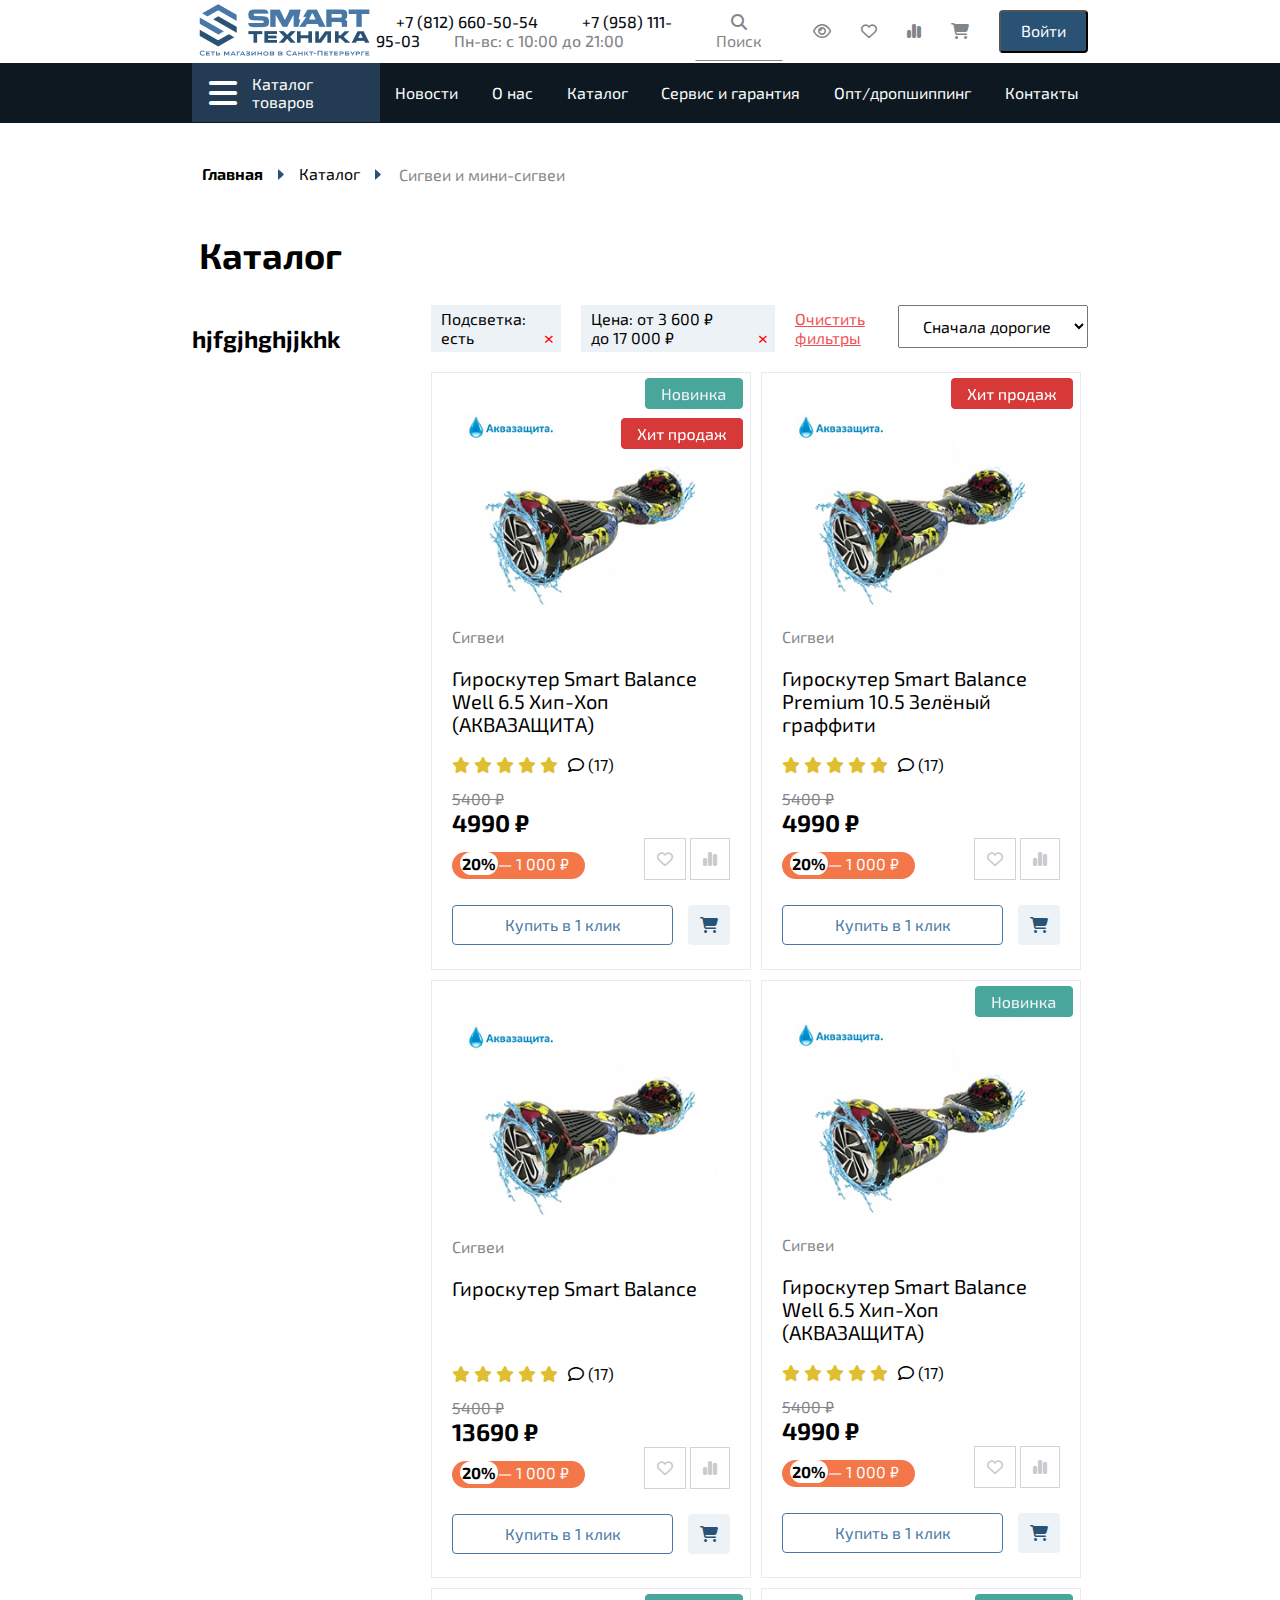
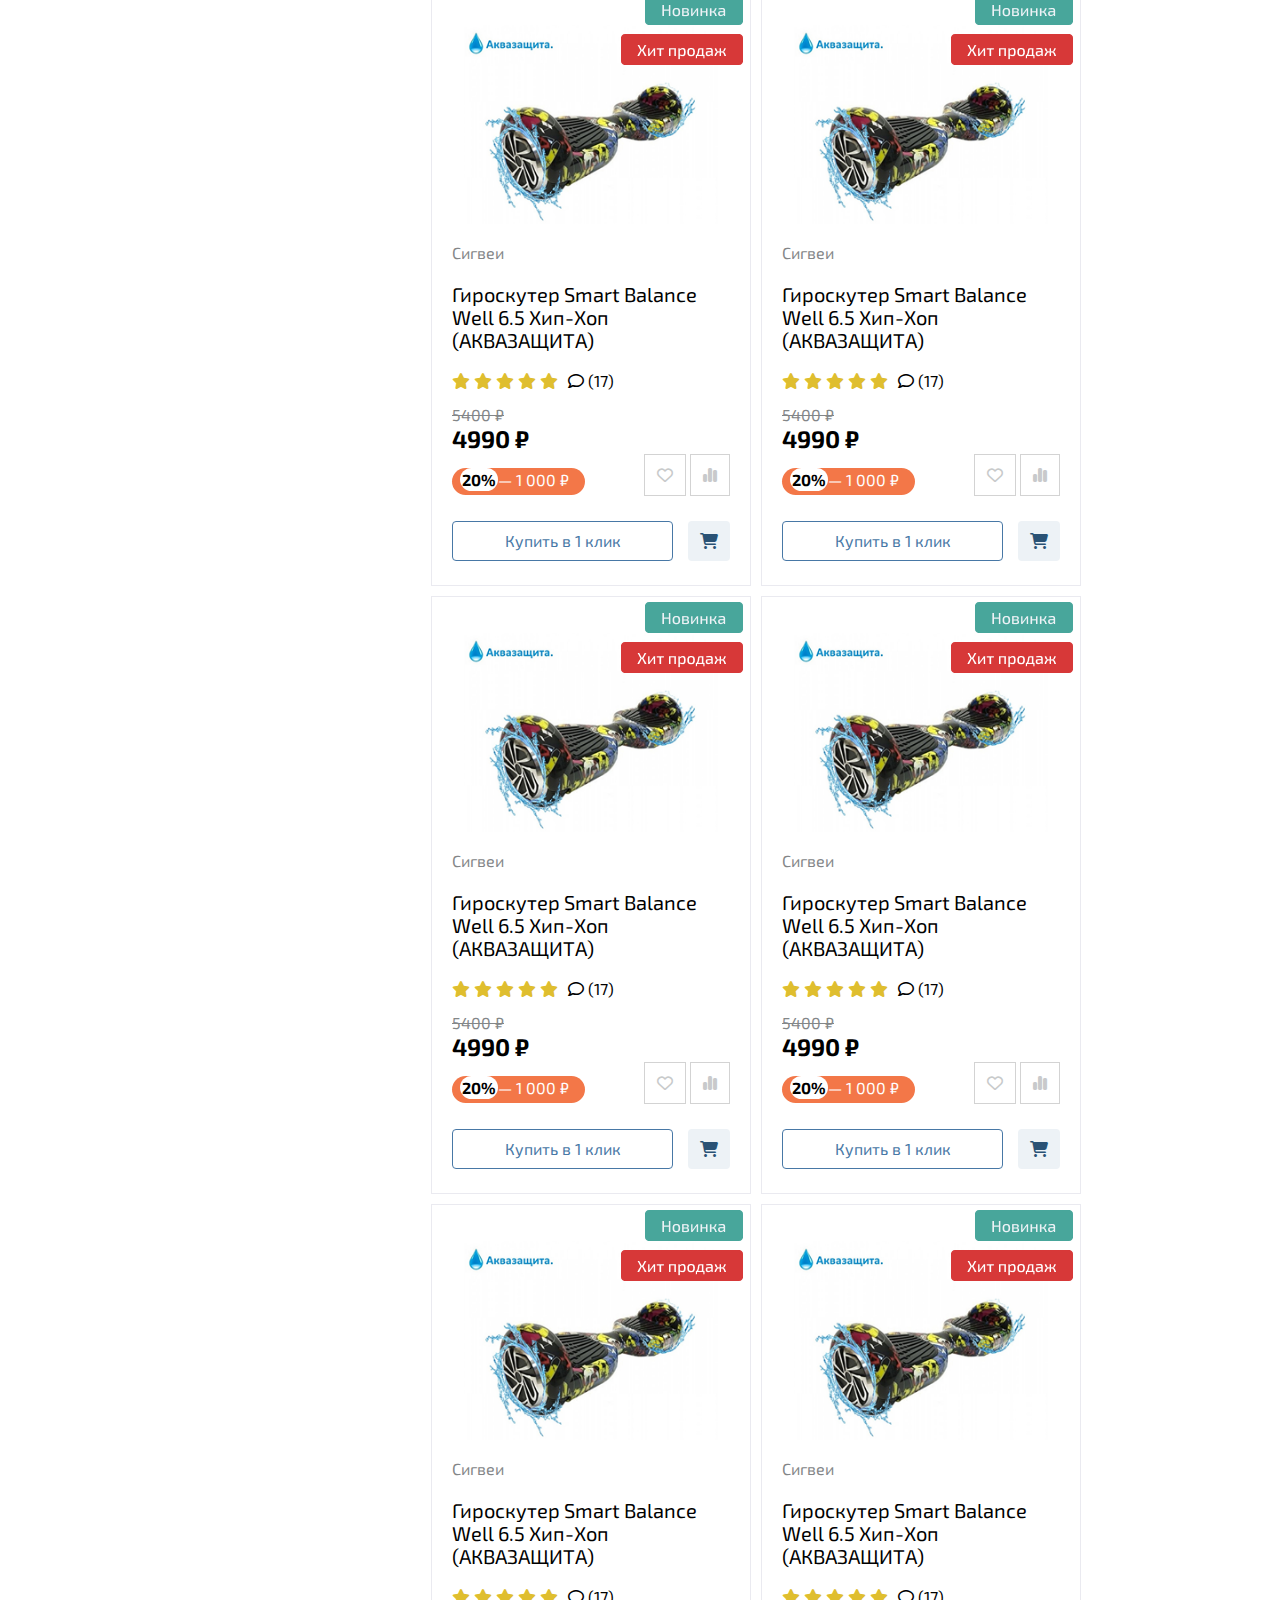
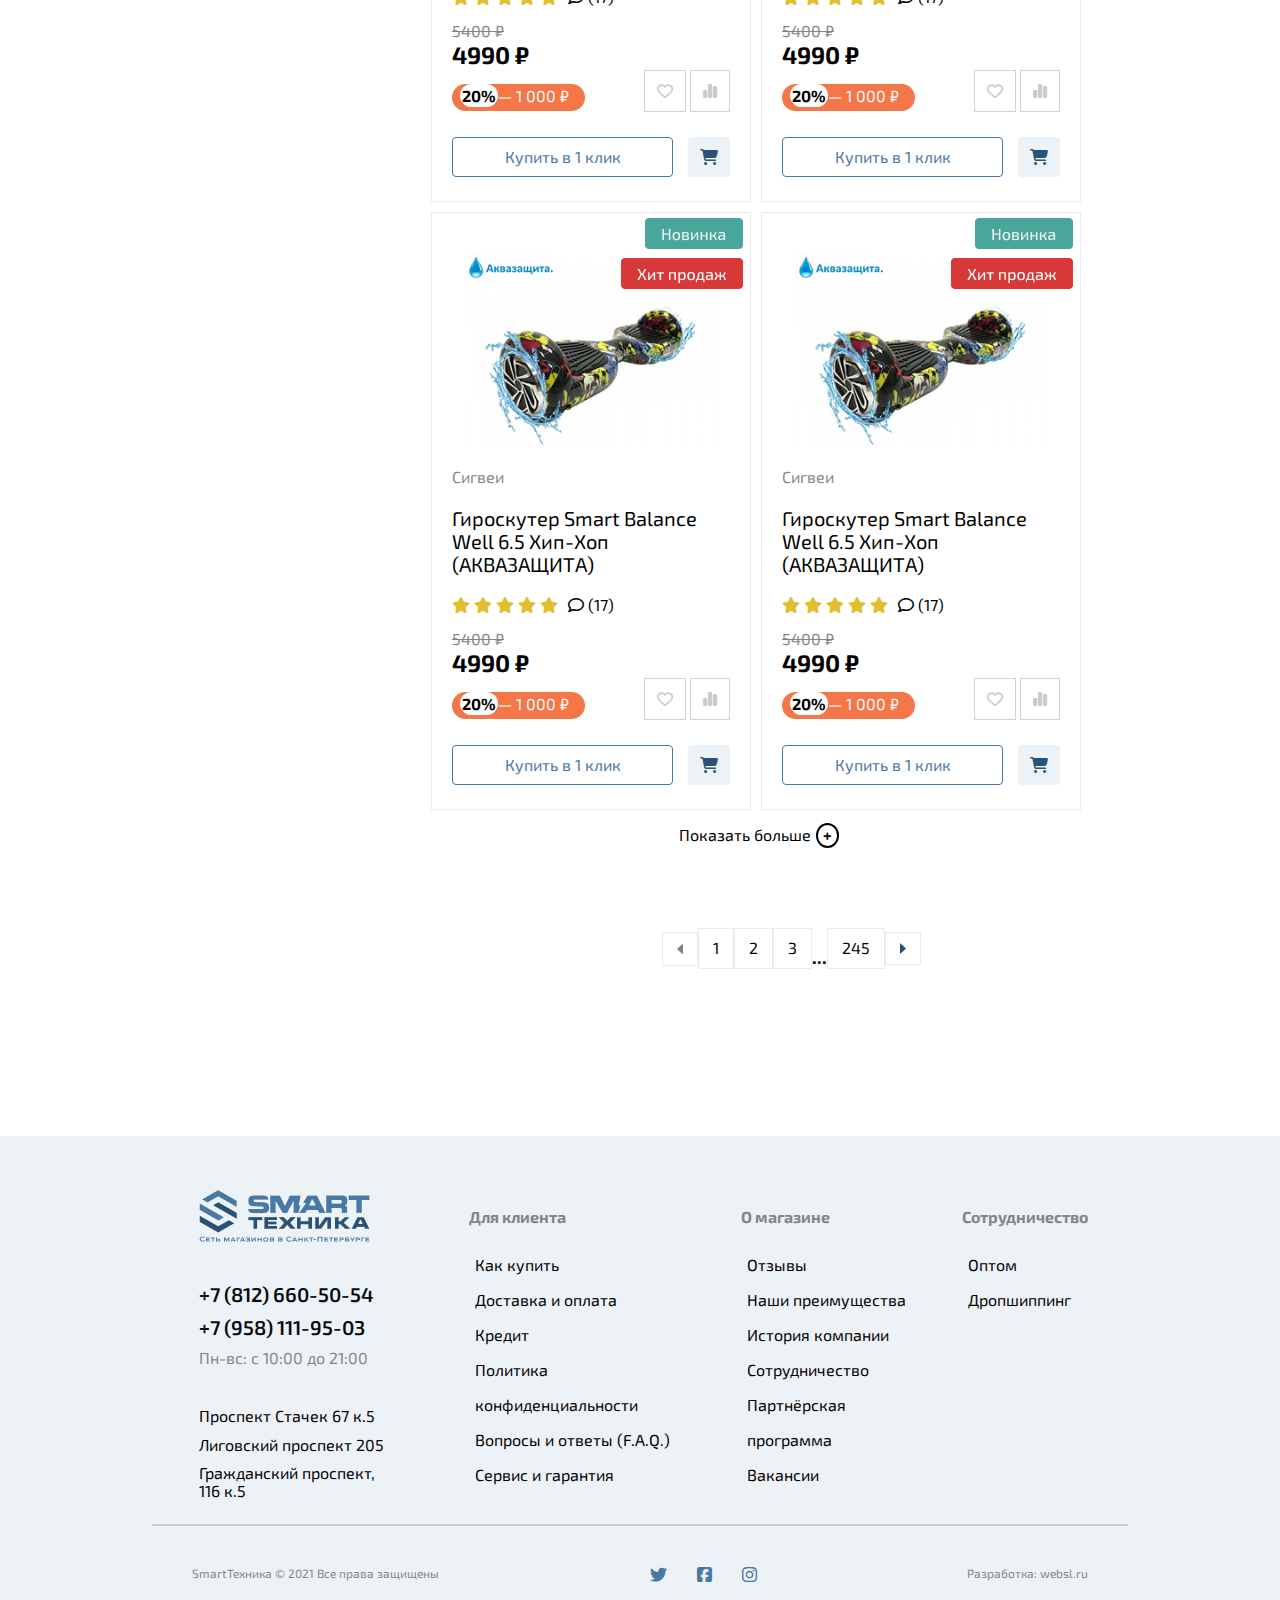
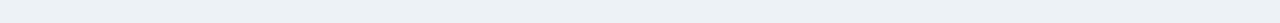
<file: catalog.html>
<!DOCTYPE html>
<html lang="en">
<head>
    <meta charset="UTF-8">
    <meta name="viewport" content="width=device-width, initial-scale=1.0">
    <link rel="stylesheet" href="./styles/normalize.css">
    <link rel="stylesheet" href="./styles/fontawesome-free-6.7.2-web/css/all.min.css">
    <link rel="stylesheet" href="./styles/fonts.css">
    <link rel="preconnect" href="https://fonts.googleapis.com">
    <link rel="preconnect" href="https://fonts.gstatic.com" crossorigin>
    <link href="https://fonts.googleapis.com/css2?family=Exo+2:ital,wght@0,100..900;1,100..900&display=swap" rel="stylesheet">
    <link rel="stylesheet" href="https://unpkg.com/swiper/swiper-bundle.min.css"/>
    <link rel="stylesheet" href="./styles/catalog.css">
    <title>Document</title>
</head>
<body>
    <div class="navbar">
        <div class="navbar-content">
            <div class="logo">
               <a href="index.html"><img src="./styles/images/logo.png"></a> 
            </div>
            <div class="info">
                <span><a href="tel:+78126605054">+7 (812) 660-50-54</a></span>
                <span><a href="tel:+79581119503">+7 (958) 111-95-03</a></span>
                <span style="color:#838688">Пн-вс: с 10:00 до 21:00</span>
            </div>
            
            <div class="icons">
                <button class="search-btn">
                     <i class="fa-solid fa-magnifying-glass"></i> 
                     Поиск
                </button>
                <a href="#view" class="icon-link">
                    <i class="fa-regular fa-eye"></i>
                </a>
                <a href="#wishlist" class="icon-link">
                    <i class="fa-regular fa-heart" id="icon-i"></i>
                </a>
                <a href="#stats" class="icon-link">
                    <i class="fa-solid fa-chart-simple" id="icon-i"></i>
                </a>
                <a href="#cart" class="icon-link">
                    <i class="fa-solid fa-cart-shopping" id="icon-i"></i>
                </a>
                <button class="icons-btn">Войти</button>
            </div>
        </div>
    </div>
    <div class="header">
        <div class="header-navbar">
            <div class="header-navbar-content">
                <div class="list-img-title">
                    <i class="fa-solid fa-bars"></i> 
                    <a href="" class="header-navbar-link-title"> Каталог товаров</a>
                </div>
            </div>
            <div class="header-navbar-side-list">
                <ul class="side-list" style="padding-left:15px;">
                    <li class="side-list">
                            <a href="about.html" class="side-link">Новости</a>
                    </li>
                    <li class="side-list">
                            <a href="" class="side-link">О нас</a>
                    </li>
                    <li class="side-list">
                            <a href="" class="side-link">Каталог</a>
                    </li>
                    <li class="side-list">
                            <a href="service.html" class="side-link">Сервис и гарантия</a>
                    </li>
                    <li class="side-list">
                            <a href="" class="side-link">Опт/дропшиппинг</a>
                    </li>
                    <li class="side-list">
                        <a href="" class="side-link">Контакты</a>
                    </li>
                </ul> 
            </div> 
        </div>
    </div>
    <div class="wrapper">
        <div class="main-section">
            <div class="main-section-title">
                <h4>Главная</h4><img src="./styles/images/Polygon 1.png" class="span-img"><span style="margin-left:15px">Каталог</span>
                <img src="./styles/images/Polygon 1.png" class="span-img"><span class="span">Сигвеи и мини-сигвеи</span>
            </div>
            <div class="main-section-content-title">
                <h2>Каталог</h2>
            </div>
            <div class="main-section-content-wrapper">
                <div class="main-section-content-accardion">
                    <h2>hjfgjhghjjkhk</h2>
                </div>
                <div class="main-section-content-img">
                    <div class="useful-wrapper">
                        <div class="useful-content">
                            <span class="background-span">Подсветка: есть</span>
                            <span class="background-span">Цена: от 3 600 ₽ до 17 000 ₽</span>
                            <a class="a-cash" href="#">Очистить фильтры</a>
                        </div>
                        <div class="select-content">
                            <select>
                                <option value="" disabled selected class="option">Сначала дорогие</option>
                                <option value="option1" class="option">Option 1</option>
                                <option value="option2" class="option">Option 2</option>
                                <option value="option3" class="option">Option 3</option>
                            </select>
                        </div>
                    </div>
                    <div class="main-section-card-wrapper">
                        <div class="main-section-cards">
                            <div class="main-section-card">
                                <div class="main-section-card-img">
                                    <img src="./styles/images/promo.png" class="card-new">
                                    <img src="./styles/images/promo-2.png" class="card-hot">
                                    <img src="./styles/images/image 18.png" class="card-img">
                                </div>
                                <div class="main-section-card-content" style="margin-top:20px;">
                                    <span style="color:#838688">Сигвеи</span>
                                    <p class="text">Гироскутер Smart Balance
                                        <br> Well 6.5 Хип-Хоп (АКВАЗАЩИТА)</p>
                                </div>
                                <div class="content-stars-content">
                                    <div class="stars" style="color:rgb(223, 190, 47)">
                                        <i class="fa-solid fa-star"></i>
                                        <i class="fa-solid fa-star"></i>
                                        <i class="fa-solid fa-star"></i>
                                        <i class="fa-solid fa-star"></i>
                                        <i class="fa-solid fa-star"></i>
                                    </div>
                                    <span><i class="fa-regular fa-comment"></i> (17)</span>
                                </div>
                                <div class="card-content-footer">
                                    <p class="text-lined">5400 ₽</p>
                                    <p class="text-bold">4990 ₽</p>
                                    <div class="card-content-review-footer">
                                        <div class="orange-card">
                                            <p><b>20%</b><span style="color:white">— 1 000 ₽</span></p>
                                        </div>
                                        <div class="card-content-icon-footer">
                                            <i class="fa-regular fa-heart"></i>
                                            <i class="fa-solid fa-chart-simple"></i>
                                        </div>
                                    </div>
                                    <div class="btn-section">
                                        <button class="btn-card">Купить в 1 клик</button>
                                        <i class="fa-solid fa-cart-shopping"></i>
                                    </div>
                                </div>
                            </div>
                            <div class="main-section-card">
                                <div class="main-section-card-img">
                                    <img src="./styles/images/promo-2.png" class="card-hot-only">
                                    <img src="./styles/images/image 18.png" class="card-img">
                                </div>
                                <div class="main-section-card-content" style="margin-top:20px;">
                                    <span style="color:#838688">Сигвеи</span>
                                    <p class="text">Гироскутер Smart Balance
                                        <br>
                                         Premium 10.5 Зелёный граффити
                                        </p>
                                </div>
                                <div class="content-stars-content">
                                    <div class="stars" style="color:rgb(223, 190, 47)">
                                        <i class="fa-solid fa-star"></i>
                                        <i class="fa-solid fa-star"></i>
                                        <i class="fa-solid fa-star"></i>
                                        <i class="fa-solid fa-star"></i>
                                        <i class="fa-solid fa-star"></i>
                                    </div>
                                    <span><i class="fa-regular fa-comment"></i> (17)</span>
                                </div>
                                <div class="card-content-footer">
                                    <p class="text-lined">5400 ₽</p>
                                    <p class="text-bold">4990 ₽</p>
                                    <div class="card-content-review-footer">
                                        <div class="orange-card">
                                            <p><b>20%</b><span style="color:white">— 1 000 ₽</span></p>
                                        </div>
                                        <div class="card-content-icon-footer">
                                            <i class="fa-regular fa-heart"></i>
                                            <i class="fa-solid fa-chart-simple"></i>
                                        </div>
                                    </div>
                                    <div class="btn-section">
                                        <button class="btn-card">Купить в 1 клик</button>
                                        <i class="fa-solid fa-cart-shopping"></i>
                                    </div>
                                </div>
                            </div>
                            <div class="main-section-card">
                                <div class="main-section-card-img" style="margin-top:38px;">
                                    <img src="./styles/images/image 18.png" class="card-img">
                                </div>
                                <div class="main-section-card-content" style="margin-top:20px;">
                                    <span style="color:#838688">Сигвеи</span>
                                    <p class="text">Гироскутер Smart Balance</p>
                                </div>
                                <div class="content-stars-content"  style="margin-top:65px;">
                                    <div class="stars" style="color:rgb(223, 190, 47)">
                                        <i class="fa-solid fa-star"></i>
                                        <i class="fa-solid fa-star"></i>
                                        <i class="fa-solid fa-star"></i>
                                        <i class="fa-solid fa-star"></i>
                                        <i class="fa-solid fa-star"></i>
                                    </div>
                                    <span><i class="fa-regular fa-comment"></i> (17)</span>
                                </div>
                                <div class="card-content-footer">
                                    <p class="text-lined">5400 ₽</p>
                                    <p class="text-bold">13690 ₽</p>
                                    <div class="card-content-review-footer">
                                        <div class="orange-card">
                                            <p><b>20%</b><span style="color:white">— 1 000 ₽</span></p>
                                        </div>
                                        <div class="card-content-icon-footer">
                                            <i class="fa-regular fa-heart"></i>
                                            <i class="fa-solid fa-chart-simple"></i>
                                        </div>
                                    </div>
                                    <div class="btn-section">
                                        <button class="btn-card">Купить в 1 клик</button>
                                        <i class="fa-solid fa-cart-shopping"></i>
                                    </div>
                                </div>
                            </div>
                            <div class="main-section-card">
                                <div class="main-section-card-img">
                                    <img src="./styles/images/promo.png" class="card-new">
                                    <img src="./styles/images/image 18.png" class="card-img">
                                </div>
                                <div class="main-section-card-content" style="margin-top:20px;">
                                    <span style="color:#838688">Сигвеи</span>
                                    <p class="text">Гироскутер Smart Balance
                                        <br> Well 6.5 Хип-Хоп (АКВАЗАЩИТА)</p>
                                </div>
                                <div class="content-stars-content">
                                    <div class="stars" style="color:rgb(223, 190, 47)">
                                        <i class="fa-solid fa-star"></i>
                                        <i class="fa-solid fa-star"></i>
                                        <i class="fa-solid fa-star"></i>
                                        <i class="fa-solid fa-star"></i>
                                        <i class="fa-solid fa-star"></i>
                                    </div>
                                    <span><i class="fa-regular fa-comment"></i> (17)</span>
                                </div>
                                <div class="card-content-footer">
                                    <p class="text-lined">5400 ₽</p>
                                    <p class="text-bold">4990 ₽</p>
                                    <div class="card-content-review-footer">
                                        <div class="orange-card">
                                            <p><b>20%</b><span style="color:white">— 1 000 ₽</span></p>
                                        </div>
                                        <div class="card-content-icon-footer">
                                            <i class="fa-regular fa-heart"></i>
                                            <i class="fa-solid fa-chart-simple"></i>
                                        </div>
                                    </div>
                                    <div class="btn-section">
                                        <button class="btn-card">Купить в 1 клик</button>
                                        <i class="fa-solid fa-cart-shopping"></i>
                                    </div>
                                </div>
                            </div>
                            <div class="main-section-card">
                                <div class="main-section-card-img">
                                    <img src="./styles/images/promo.png" class="card-new">
                                    <img src="./styles/images/promo-2.png" class="card-hot">
                                    <img src="./styles/images/image 18.png" class="card-img">
                                </div>
                                <div class="main-section-card-content" style="margin-top:20px;">
                                    <span style="color:#838688">Сигвеи</span>
                                    <p class="text">Гироскутер Smart Balance
                                        <br> Well 6.5 Хип-Хоп (АКВАЗАЩИТА)</p>
                                </div>
                                <div class="content-stars-content">
                                    <div class="stars" style="color:rgb(223, 190, 47)">
                                        <i class="fa-solid fa-star"></i>
                                        <i class="fa-solid fa-star"></i>
                                        <i class="fa-solid fa-star"></i>
                                        <i class="fa-solid fa-star"></i>
                                        <i class="fa-solid fa-star"></i>
                                    </div>
                                    <span><i class="fa-regular fa-comment"></i> (17)</span>
                                </div>
                                <div class="card-content-footer">
                                    <p class="text-lined">5400 ₽</p>
                                    <p class="text-bold">4990 ₽</p>
                                    <div class="card-content-review-footer">
                                        <div class="orange-card">
                                            <p><b>20%</b><span style="color:white">— 1 000 ₽</span></p>
                                        </div>
                                        <div class="card-content-icon-footer">
                                            <i class="fa-regular fa-heart"></i>
                                            <i class="fa-solid fa-chart-simple"></i>
                                        </div>
                                    </div>
                                    <div class="btn-section">
                                        <button class="btn-card">Купить в 1 клик</button>
                                        <i class="fa-solid fa-cart-shopping"></i>
                                    </div>
                                </div>
                            </div>
                            <div class="main-section-card">
                                <div class="main-section-card-img">
                                    <img src="./styles/images/promo.png" class="card-new">
                                    <img src="./styles/images/promo-2.png" class="card-hot">
                                    <img src="./styles/images/image 18.png" class="card-img">
                                </div>
                                <div class="main-section-card-content" style="margin-top:20px;">
                                    <span style="color:#838688">Сигвеи</span>
                                    <p class="text">Гироскутер Smart Balance
                                        <br> Well 6.5 Хип-Хоп (АКВАЗАЩИТА)</p>
                                </div>
                                <div class="content-stars-content">
                                    <div class="stars" style="color:rgb(223, 190, 47)">
                                        <i class="fa-solid fa-star"></i>
                                        <i class="fa-solid fa-star"></i>
                                        <i class="fa-solid fa-star"></i>
                                        <i class="fa-solid fa-star"></i>
                                        <i class="fa-solid fa-star"></i>
                                    </div>
                                    <span><i class="fa-regular fa-comment"></i> (17)</span>
                                </div>
                                <div class="card-content-footer">
                                    <p class="text-lined">5400 ₽</p>
                                    <p class="text-bold">4990 ₽</p>
                                    <div class="card-content-review-footer">
                                        <div class="orange-card">
                                            <p><b>20%</b><span style="color:white">— 1 000 ₽</span></p>
                                        </div>
                                        <div class="card-content-icon-footer">
                                            <i class="fa-regular fa-heart"></i>
                                            <i class="fa-solid fa-chart-simple"></i>
                                        </div>
                                    </div>
                                    <div class="btn-section">
                                        <button class="btn-card">Купить в 1 клик</button>
                                        <i class="fa-solid fa-cart-shopping"></i>
                                    </div>
                                </div>
                            </div>
                            <div class="main-section-card">
                                <div class="main-section-card-img">
                                    <img src="./styles/images/promo.png" class="card-new">
                                    <img src="./styles/images/promo-2.png" class="card-hot">
                                    <img src="./styles/images/image 18.png" class="card-img">
                                </div>
                                <div class="main-section-card-content" style="margin-top:20px;">
                                    <span style="color:#838688">Сигвеи</span>
                                    <p class="text">Гироскутер Smart Balance
                                        <br> Well 6.5 Хип-Хоп (АКВАЗАЩИТА)</p>
                                </div>
                                <div class="content-stars-content">
                                    <div class="stars" style="color:rgb(223, 190, 47)">
                                        <i class="fa-solid fa-star"></i>
                                        <i class="fa-solid fa-star"></i>
                                        <i class="fa-solid fa-star"></i>
                                        <i class="fa-solid fa-star"></i>
                                        <i class="fa-solid fa-star"></i>
                                    </div>
                                    <span><i class="fa-regular fa-comment"></i> (17)</span>
                                </div>
                                <div class="card-content-footer">
                                    <p class="text-lined">5400 ₽</p>
                                    <p class="text-bold">4990 ₽</p>
                                    <div class="card-content-review-footer">
                                        <div class="orange-card">
                                            <p><b>20%</b><span style="color:white">— 1 000 ₽</span></p>
                                        </div>
                                        <div class="card-content-icon-footer">
                                            <i class="fa-regular fa-heart"></i>
                                            <i class="fa-solid fa-chart-simple"></i>
                                        </div>
                                    </div>
                                    <div class="btn-section">
                                        <button class="btn-card">Купить в 1 клик</button>
                                        <i class="fa-solid fa-cart-shopping"></i>
                                    </div>
                                </div>
                            </div>
                            <div class="main-section-card">
                                <div class="main-section-card-img">
                                    <img src="./styles/images/promo.png" class="card-new">
                                    <img src="./styles/images/promo-2.png" class="card-hot">
                                    <img src="./styles/images/image 18.png" class="card-img">
                                </div>
                                <div class="main-section-card-content" style="margin-top:20px;">
                                    <span style="color:#838688">Сигвеи</span>
                                    <p class="text">Гироскутер Smart Balance
                                        <br> Well 6.5 Хип-Хоп (АКВАЗАЩИТА)</p>
                                </div>
                                <div class="content-stars-content">
                                    <div class="stars" style="color:rgb(223, 190, 47)">
                                        <i class="fa-solid fa-star"></i>
                                        <i class="fa-solid fa-star"></i>
                                        <i class="fa-solid fa-star"></i>
                                        <i class="fa-solid fa-star"></i>
                                        <i class="fa-solid fa-star"></i>
                                    </div>
                                    <span><i class="fa-regular fa-comment"></i> (17)</span>
                                </div>
                                <div class="card-content-footer">
                                    <p class="text-lined">5400 ₽</p>
                                    <p class="text-bold">4990 ₽</p>
                                    <div class="card-content-review-footer">
                                        <div class="orange-card">
                                            <p><b>20%</b><span style="color:white">— 1 000 ₽</span></p>
                                        </div>
                                        <div class="card-content-icon-footer">
                                            <i class="fa-regular fa-heart"></i>
                                            <i class="fa-solid fa-chart-simple"></i>
                                        </div>
                                    </div>
                                    <div class="btn-section">
                                        <button class="btn-card">Купить в 1 клик</button>
                                        <i class="fa-solid fa-cart-shopping"></i>
                                    </div>
                                </div>
                            </div>
                            <div class="main-section-card">
                                <div class="main-section-card-img">
                                    <img src="./styles/images/promo.png" class="card-new">
                                    <img src="./styles/images/promo-2.png" class="card-hot">
                                    <img src="./styles/images/image 18.png" class="card-img">
                                </div>
                                <div class="main-section-card-content" style="margin-top:20px;">
                                    <span style="color:#838688">Сигвеи</span>
                                    <p class="text">Гироскутер Smart Balance
                                        <br> Well 6.5 Хип-Хоп (АКВАЗАЩИТА)</p>
                                </div>
                                <div class="content-stars-content">
                                    <div class="stars" style="color:rgb(223, 190, 47)">
                                        <i class="fa-solid fa-star"></i>
                                        <i class="fa-solid fa-star"></i>
                                        <i class="fa-solid fa-star"></i>
                                        <i class="fa-solid fa-star"></i>
                                        <i class="fa-solid fa-star"></i>
                                    </div>
                                    <span><i class="fa-regular fa-comment"></i> (17)</span>
                                </div>
                                <div class="card-content-footer">
                                    <p class="text-lined">5400 ₽</p>
                                    <p class="text-bold">4990 ₽</p>
                                    <div class="card-content-review-footer">
                                        <div class="orange-card">
                                            <p><b>20%</b><span style="color:white">— 1 000 ₽</span></p>
                                        </div>
                                        <div class="card-content-icon-footer">
                                            <i class="fa-regular fa-heart"></i>
                                            <i class="fa-solid fa-chart-simple"></i>
                                        </div>
                                    </div>
                                    <div class="btn-section">
                                        <button class="btn-card">Купить в 1 клик</button>
                                        <i class="fa-solid fa-cart-shopping"></i>
                                    </div>
                                </div>
                            </div>
                            <div class="main-section-card">
                                <div class="main-section-card-img">
                                    <img src="./styles/images/promo.png" class="card-new">
                                    <img src="./styles/images/promo-2.png" class="card-hot">
                                    <img src="./styles/images/image 18.png" class="card-img">
                                </div>
                                <div class="main-section-card-content" style="margin-top:20px;">
                                    <span style="color:#838688">Сигвеи</span>
                                    <p class="text">Гироскутер Smart Balance
                                        <br> Well 6.5 Хип-Хоп (АКВАЗАЩИТА)</p>
                                </div>
                                <div class="content-stars-content">
                                    <div class="stars" style="color:rgb(223, 190, 47)">
                                        <i class="fa-solid fa-star"></i>
                                        <i class="fa-solid fa-star"></i>
                                        <i class="fa-solid fa-star"></i>
                                        <i class="fa-solid fa-star"></i>
                                        <i class="fa-solid fa-star"></i>
                                    </div>
                                    <span><i class="fa-regular fa-comment"></i> (17)</span>
                                </div>
                                <div class="card-content-footer">
                                    <p class="text-lined">5400 ₽</p>
                                    <p class="text-bold">4990 ₽</p>
                                    <div class="card-content-review-footer">
                                        <div class="orange-card">
                                            <p><b>20%</b><span style="color:white">— 1 000 ₽</span></p>
                                        </div>
                                        <div class="card-content-icon-footer">
                                            <i class="fa-regular fa-heart"></i>
                                            <i class="fa-solid fa-chart-simple"></i>
                                        </div>
                                    </div>
                                    <div class="btn-section">
                                        <button class="btn-card">Купить в 1 клик</button>
                                        <i class="fa-solid fa-cart-shopping"></i>
                                    </div>
                                </div>
                            </div>
                            <div class="main-section-card">
                                <div class="main-section-card-img">
                                    <img src="./styles/images/promo.png" class="card-new">
                                    <img src="./styles/images/promo-2.png" class="card-hot">
                                    <img src="./styles/images/image 18.png" class="card-img">
                                </div>
                                <div class="main-section-card-content" style="margin-top:20px;">
                                    <span style="color:#838688">Сигвеи</span>
                                    <p class="text">Гироскутер Smart Balance
                                        <br> Well 6.5 Хип-Хоп (АКВАЗАЩИТА)</p>
                                </div>
                                <div class="content-stars-content">
                                    <div class="stars" style="color:rgb(223, 190, 47)">
                                        <i class="fa-solid fa-star"></i>
                                        <i class="fa-solid fa-star"></i>
                                        <i class="fa-solid fa-star"></i>
                                        <i class="fa-solid fa-star"></i>
                                        <i class="fa-solid fa-star"></i>
                                    </div>
                                    <span><i class="fa-regular fa-comment"></i> (17)</span>
                                </div>
                                <div class="card-content-footer">
                                    <p class="text-lined">5400 ₽</p>
                                    <p class="text-bold">4990 ₽</p>
                                    <div class="card-content-review-footer">
                                        <div class="orange-card">
                                            <p><b>20%</b><span style="color:white">— 1 000 ₽</span></p>
                                        </div>
                                        <div class="card-content-icon-footer">
                                            <i class="fa-regular fa-heart"></i>
                                            <i class="fa-solid fa-chart-simple"></i>
                                        </div>
                                    </div>
                                    <div class="btn-section">
                                        <button class="btn-card">Купить в 1 клик</button>
                                        <i class="fa-solid fa-cart-shopping"></i>
                                    </div>
                                </div>
                            </div>
                            <div class="main-section-card">
                                <div class="main-section-card-img">
                                    <img src="./styles/images/promo.png" class="card-new">
                                    <img src="./styles/images/promo-2.png" class="card-hot">
                                    <img src="./styles/images/image 18.png" class="card-img">
                                </div>
                                <div class="main-section-card-content" style="margin-top:20px;">
                                    <span style="color:#838688">Сигвеи</span>
                                    <p class="text">Гироскутер Smart Balance
                                        <br> Well 6.5 Хип-Хоп (АКВАЗАЩИТА)</p>
                                </div>
                                <div class="content-stars-content">
                                    <div class="stars" style="color:rgb(223, 190, 47)">
                                        <i class="fa-solid fa-star"></i>
                                        <i class="fa-solid fa-star"></i>
                                        <i class="fa-solid fa-star"></i>
                                        <i class="fa-solid fa-star"></i>
                                        <i class="fa-solid fa-star"></i>
                                    </div>
                                    <span><i class="fa-regular fa-comment"></i> (17)</span>
                                </div>
                                <div class="card-content-footer">
                                    <p class="text-lined">5400 ₽</p>
                                    <p class="text-bold">4990 ₽</p>
                                    <div class="card-content-review-footer">
                                        <div class="orange-card">
                                            <p><b>20%</b><span style="color:white">— 1 000 ₽</span></p>
                                        </div>
                                        <div class="card-content-icon-footer">
                                            <i class="fa-regular fa-heart"></i>
                                            <i class="fa-solid fa-chart-simple"></i>
                                        </div>
                                    </div>
                                    <div class="btn-section">
                                        <button class="btn-card">Купить в 1 клик</button>
                                        <i class="fa-solid fa-cart-shopping"></i>
                                    </div>
                                </div>
                            </div>
                        </div>
                        <div class="section-pagination">
                            <div class="pagination-more">
                                <p>Показать больше</p>
                                <span>+</span>
                            </div>
                            <div class="pagination">
                                <img src="./styles/images/Polygon 2.png" >
                                <span>1</span>
                                <span>2</span>
                                <span>3</span>
                                <p style="margin-top:35px;">...</p>
                                <span>245</span>
                                <img src="./styles/images/Polygon 1.png" >
                            </div>
                        </div>
                    </div>
                    
                </div>
            </div>
        </div>
    </div>
    <div class="footer">
        <div class="footer-content">
            <div class="logo-content">
                <div class="footer-logo">
                    <img src="./styles/images/logo.png">
                </div>
                <div class="footer-info">
                    <ul class="footer-info-list">
                        <li><a href="tel:+78126605054" class="tel">+7 (812) 660-50-54</a></li>
                        <li><a href="tel:+79581119503" class="tel">+7 (958) 111-95-03</a></li>
                        <li style="color:#838688">Пн-вс: с 10:00 до 21:00</li>
                    </ul>
                </div>
                <div class="address">
                    <ul class="footer-info-adress-list">
                        <li>Проспект Стачек 67 к.5</li>
                        <li>Лиговский проспект 205</li>
                        <li>Гражданский проспект, 116 к.5</li>
                    </ul>
                </div>
            </div>
            <div class="client-content">
                <h4 class="client-content-title">Для клиента</h4>
                <ul class="footer-list">
                    <li class="footer-li">
                        <a class="footer-link">Как купить</a>
                    </li>
                    <li class="footer-li">
                        <a class="footer-link">Доставка и оплата</a>
                    </li>
                    <li class="footer-li">
                        <a class="footer-link">Кредит</a>
                    </li>
                    <li class="footer-li">
                        <a class="footer-link">Политика конфиденциальности</a>
                    </li>
                    <li class="footer-li">
                        <a class="footer-link">Вопросы и ответы (F.A.Q.)</a>
                    </li>
                    <li class="footer-li">
                        <a class="footer-link">Сервис и гарантия</a>
                    </li>
                </ul>
            </div>
            <div class="store-content">
                <h4 class="store-content-title">О магазине</h4>
                <ul class="footer-list">
                    <li class="footer-li">
                        <a class="footer-link">Отзывы</a>
                    </li>
                    <li class="footer-li">
                        <a class="footer-link">Наши преимущества</a>
                    </li>
                    <li class="footer-li">
                        <a class="footer-link">История компании</a>
                    </li>
                    <li class="footer-li">
                        <a class="footer-link">Сотрудничество</a>
                    </li>
                    <li class="footer-li">
                        <a class="footer-link">Партнёрская программа</a>
                    </li>
                    <li class="footer-li">
                        <a class="footer-link">Вакансии</a>
                    </li>
                </ul>
            </div>
            <div class="contact-content">
                <h4 class="contact-content-title">Сотрудничество</h4>
                <ul class="footer-list">
                    <li class="footer-li">
                        <a class="footer-link">Оптом</a>
                    </li>
                    <li class="footer-li">
                        <a class="footer-link">Дропшиппинг</a>
                    </li>
                </ul>
            </div>
        </div>
        <div class="footer-rights">
            <span>SmartТехника © 2021 Все права защищены</span>
            <div class="social-media">
                <i class="fa-brands fa-twitter"></i>
                <i class="fa-brands fa-square-facebook"></i>
                <i class="fa-brands fa-instagram"></i>
            </div>
            <span>Разработка: websl.ru</span>
        </div>
    </div>
    
    
</body>
</html>
</file>
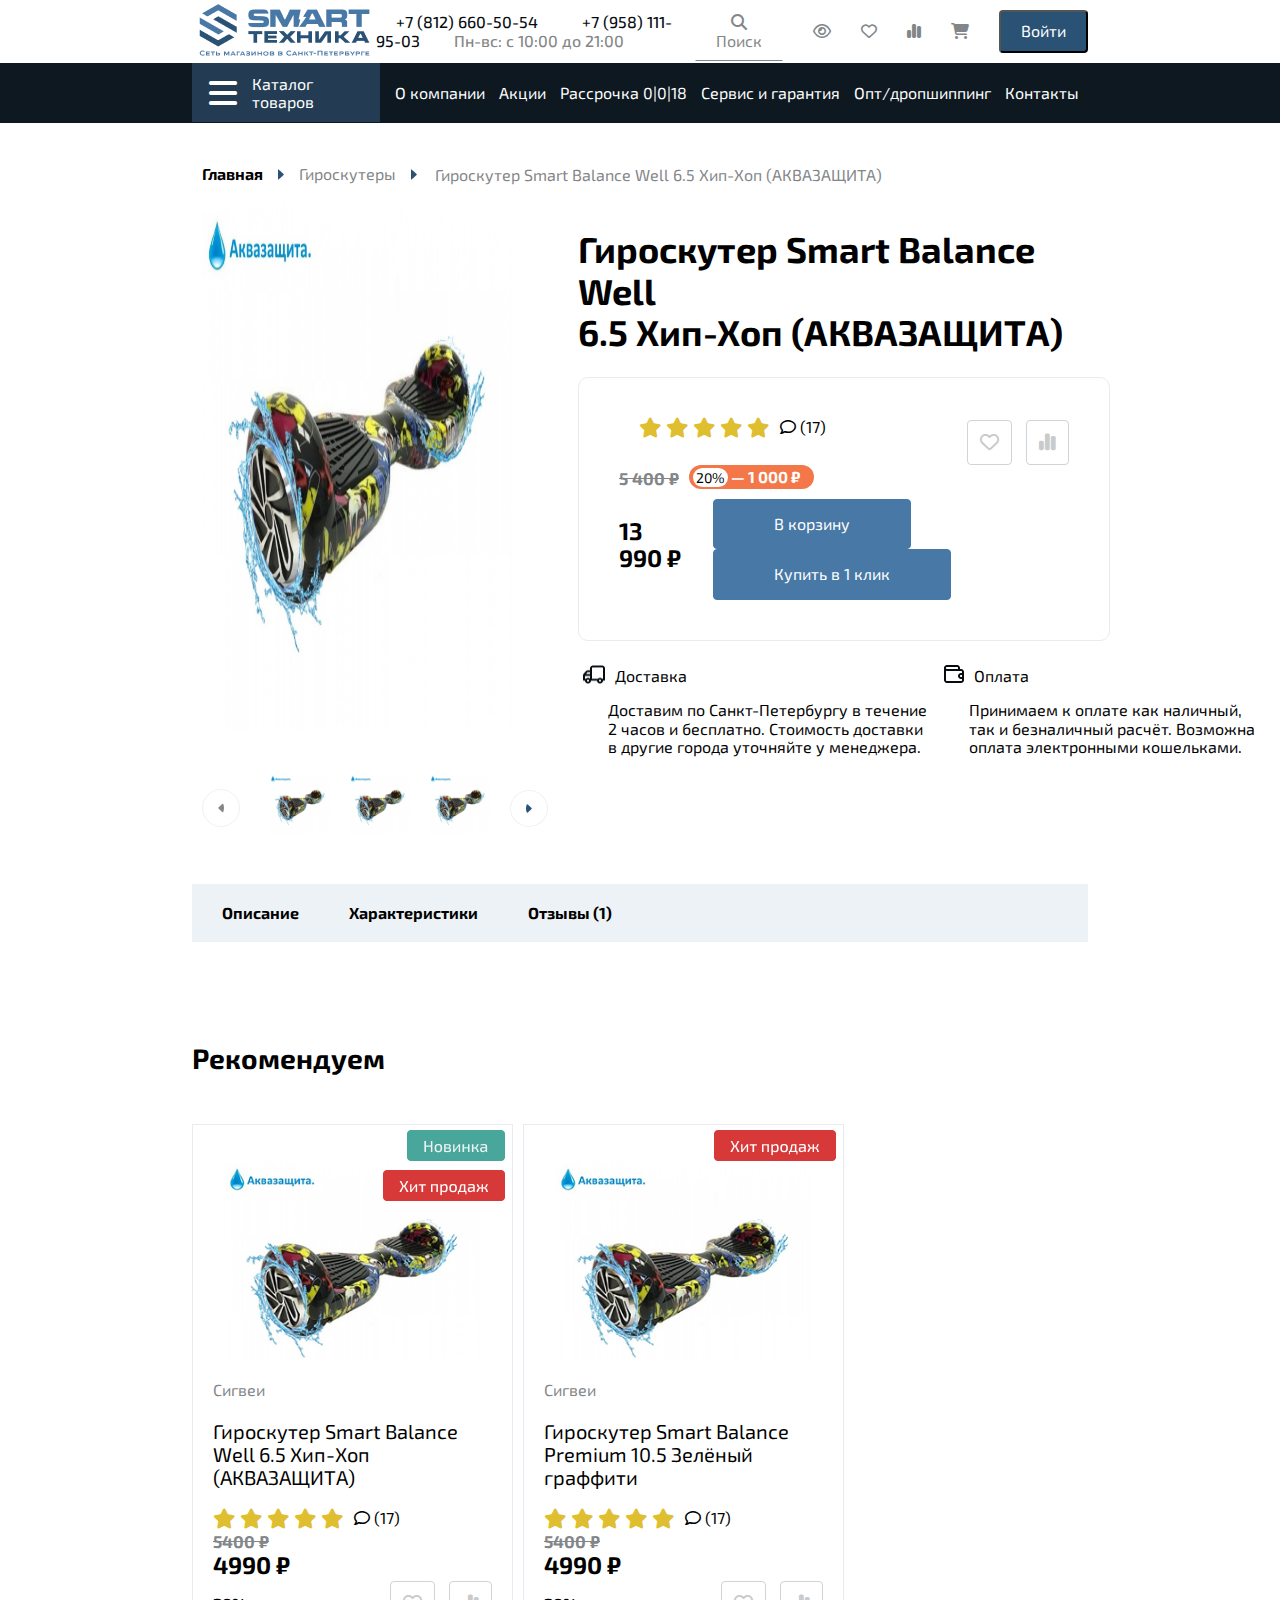
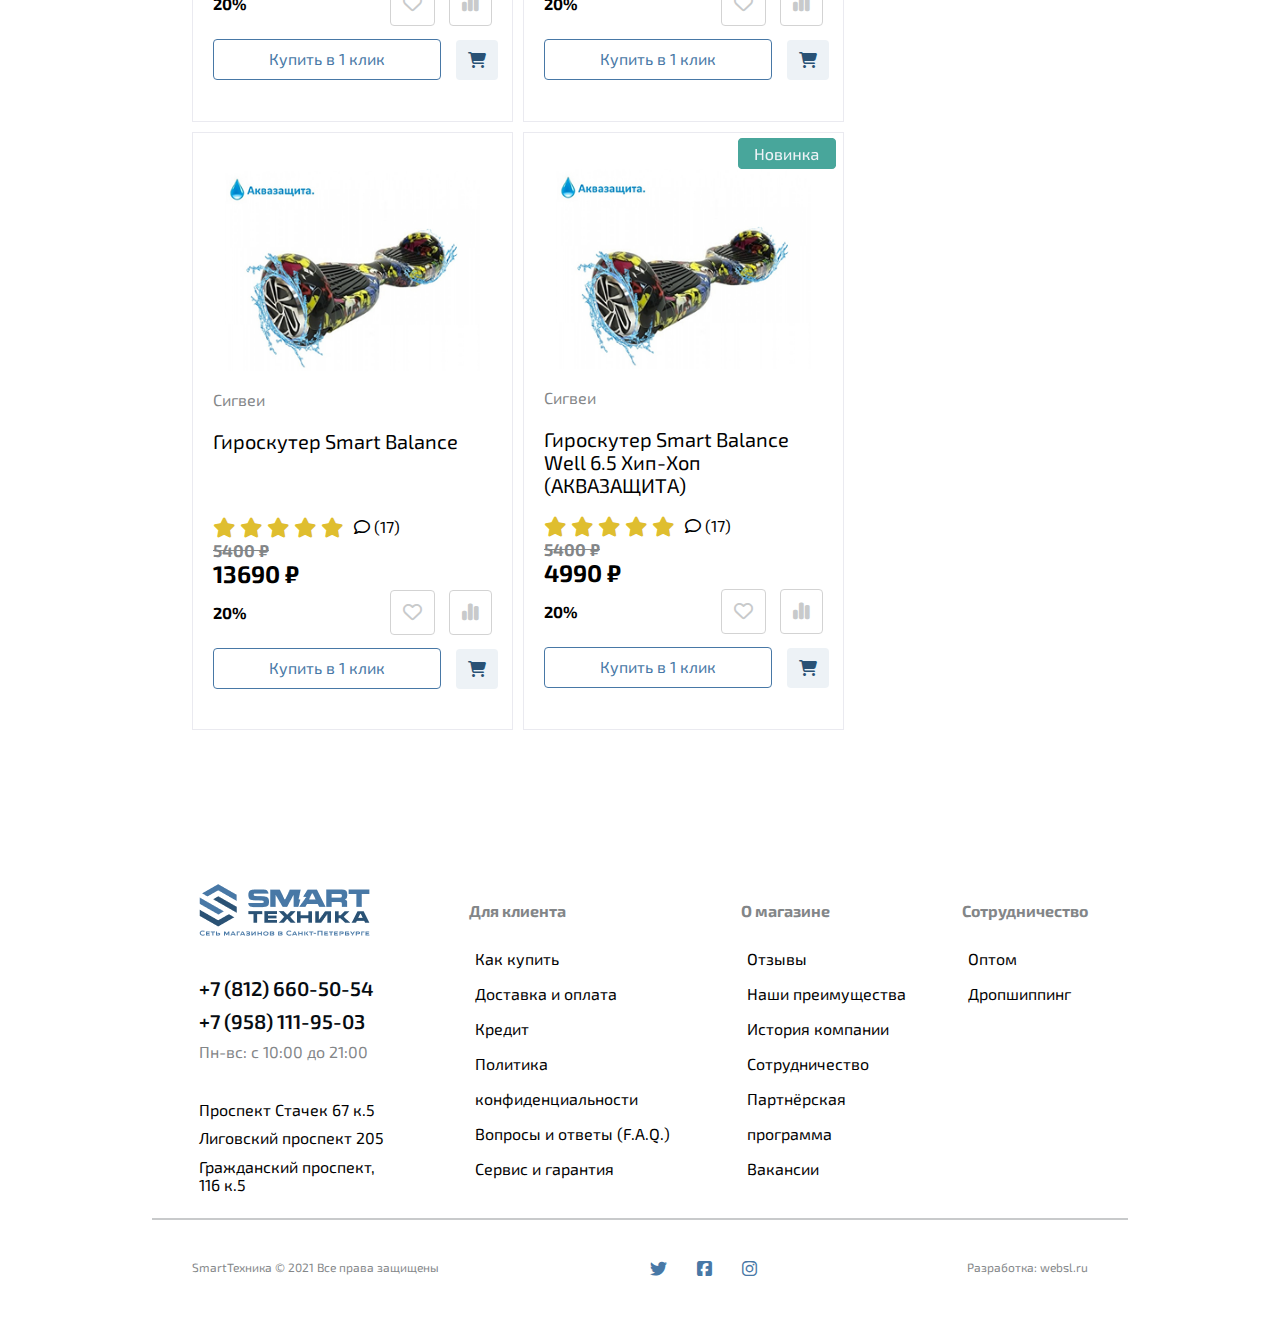
<file: hoverboard.html>
<!DOCTYPE html>
<html lang="en">
<head>
    <meta charset="UTF-8">
    <meta name="viewport" content="width=device-width, initial-scale=1.0">
    <link rel="stylesheet" href="./styles/normalize.css">
    <link rel="stylesheet" href="./styles/fontawesome-free-6.7.2-web/css/all.min.css">
    <link rel="stylesheet" href="./styles/fonts.css">
    <link rel="preconnect" href="https://fonts.googleapis.com">
    <link rel="preconnect" href="https://fonts.gstatic.com" crossorigin>
    <link href="https://fonts.googleapis.com/css2?family=Exo+2:ital,wght@0,100..900;1,100..900&display=swap" rel="stylesheet">
    <link rel="stylesheet" href="https://unpkg.com/swiper/swiper-bundle.min.css"/>
    <link rel="stylesheet" href="./styles/hoverboard.css">
    <title>Document</title>
</head>
<body>
    <div class="navbar">
        <div class="navbar-content">
            <div class="logo">
                <a href="index.html"><img src="./styles/images/logo.png"></a>
            </div>
            <div class="info">
                <span><a href="tel:+78126605054">+7 (812) 660-50-54</a></span>
                <span><a href="tel:+79581119503">+7 (958) 111-95-03</a></span>
                <span style="color:#838688">Пн-вс: с 10:00 до 21:00</span>
            </div>
            
            <div class="icons">
                <button class="search-btn">
                     <i class="fa-solid fa-magnifying-glass"></i> 
                     Поиск
                </button>
                <a href="view.html" class="icon-link">
                    <i class="fa-regular fa-eye"></i>
                </a>
                <a href="#wishlist" class="icon-link">
                    <i class="fa-regular fa-heart" id="icon-i"></i>
                </a>
                <a href="stats.html" class="icon-link">
                    <i class="fa-solid fa-chart-simple" id="icon-i"></i>
                </a>
                <a href="#cart" class="icon-link">
                    <i class="fa-solid fa-cart-shopping" id="icon-i"></i>
                </a>
                <button class="icons-btn">Войти</button>
            </div>
        </div>
    </div>
    <div class="header">
        <div class="header-navbar">
            <div class="header-navbar-content">
                <div class="list-img-title">
                    <i class="fa-solid fa-bars"></i> 
                    <a href="" class="header-navbar-link-title"> Каталог товаров</a>
                </div>
            </div>
            <div class="header-navbar-side-list">
                <ul class="side-list" style="padding-left:15px;">
                    <li class="side-list">
                            <a href="about.html" class="side-link">О компании</a>
                    </li>
                    <li class="side-list">
                            <a href="stock.html" class="side-link">Акции</a>
                    </li>
                    <li class="side-list">
                            <a href="" class="side-link">Рассрочка 0|0|18</a>
                    </li>
                    <li class="side-list">
                            <a href="service.html" class="side-link">Сервис и гарантия</a>
                    </li>
                    <li class="side-list">
                            <a href="" class="side-link">Опт/дропшиппинг</a>
                    </li>
                    <li class="side-list">
                        <a href="" class="side-link">Контакты</a>
                    </li>
                </ul> 
            </div> 
        </div>
    </div>
    <div class="wrapper">
        <div class="main-section">
            <div class="main-section-title">
                <h4>Главная</h4><img src="./styles/images/Polygon 1.png" class="span-img"><span style="margin-left:15px">Гироскутеры</span>
                <img src="./styles/images/Polygon 1.png" class="span-img"><span class="span">Гироскутер Smart Balance Well 6.5 Хип-Хоп (АКВАЗАЩИТА)</span>
            </div>
            <div class="main-section-content">
                <div class="main-section-content-img">
                    <img src="./styles/images/hoverboard.png" class="main-img">
                    <div class="small-img-content">
                        <a class="number"><img src="./styles/images/Polygon 2.png" class="prev"></a>
                        <img src="./styles/images/hoverboard.png" class="small-img">
                        <img src="./styles/images/hoverboard.png" class="small-img">
                        <img src="./styles/images/hoverboard.png" class="small-img">
                        <a class="number"><img src="./styles/images/Polygon 1.png" class="next"></a>
                    </div>  
                </div>
                <div class="main-section-content-text">
                    <h1>Гироскутер Smart Balance Well
                        <br>
                         6.5 Хип-Хоп (АКВАЗАЩИТА)</h1>
                    <div class="text-card">
                        <div class="text-card-header">
                            <div class="content-stars-content">
                                <div class="stars" style="color:rgb(223, 190, 47)">
                                    <i class="fa-solid fa-star"></i>
                                    <i class="fa-solid fa-star"></i>
                                    <i class="fa-solid fa-star"></i>
                                    <i class="fa-solid fa-star"></i>
                                    <i class="fa-solid fa-star"></i>
                                </div>
                                <span><i class="fa-regular fa-comment"></i> (17)</span>
                            </div>
                            <div class="card-content-icon-footer">
                                <i class="fa-regular fa-heart"></i>
                                <i class="fa-solid fa-chart-simple"></i>
                            </div>
                        </div>
                        <div class="text-card-main">
                            <div class="orange-card">
                                <p class="text-lined">5 400 ₽</p>
                                <p class="p" style="margin:0;"> <b class="b"> 20%</b><span style="color:white"> — 1 000 ₽</span></p>
                            </div>
                            <div class="section-button">
                                <p class="text-bold">13 990 ₽</p>
                                <div class="buttons">
                                    <button> В корзину</button>
                                    <button>Купить в 1 клик</button>
                                </div>
                            </div>
                        </div>
                    </div>
                    <div class="main-section-content-text-footer">
                        <div class="delivery-footer">
                            <div class="delivery-section">
                                <div class="delivery-icon">
                                    <img src="./styles/images/Vector.png">
                                </div>
                                <div class="delivery-title">
                                    <p>Доставка</p>
                                </div>
                            </div>
                            <p class="footer-text-payment">Доставим по Санкт-Петербургу в течение 2 часов и бесплатно. Стоимость доставки в другие города уточняйте у менеджера.</p>
                        </div>
                        <div class="payment-footer">
                            <div class="payment-section">
                                <div class="payment-icon">
                                    <img src="./styles/images/Vector1.png">
                                </div>
                                <div class="payment-title">
                                    <p>Оплата</p>
                                </div>
                            </div>
                            <p class="footer-text-payment">Принимаем к оплате как наличный, так и безналичный расчёт. Возможна оплата электронными кошельками.</p>
                        </div>
                    </div>
                </div>
            </div>
            <div class="accordion">
                <div class="accordion-item">
                    <div class="accordion-header">
                       <span class="accordion-header-span">Описание</span>
                        <span>Характеристики</span>
                        <span>Отзывы (1)</span>
                    </div>
                    <div class="accordion-content">
                       <div class="accordion-content-title">
                                <h2>Описание гироскутера Smart Balance Well 6.5</h2>
                                <p>Вопрос безопасности всегда стоит очень остро, в этом году производители решили его следующим образом — снабдили
                                    <br>
                                     модель качественной задней и передней подсветкой, поэтому пользователь может не переживать о том, что его будет
                                     <br>
                                      незаметно на дороге в тёмное время суток.</p>
                                <p>На руле имеется яркий качественный дисплей, где отображается вся актуальная и необходимая информация — скорость,
                                    <br>
                                     пробег и др. Кроме того, на руле имеется кнопка включения и выключения подсветки, звуковой сигнал и кнопка настроек.
                                     <br>
                                      Таким образом, все необходимое для управления самокатом находится у пользователя под рукой.</p>
                                <p>Для комфорта прогулок электросамокат снабжён передним и задним амортизаторами. Вы можете перемещаться не только
                                    <br>
                                     по ровному городскому асфальту, но и по неровностям, которые не затруднят ваше перемещение.
                                <p>Складной механизм и небольшой вес (11 кг) делают модель эргономичной. В сложенном виде самокат занимает совсем мало 
                                    <br>
                                    места — его легко перевозить как в багажнике машины, так и в общественном транспорте. При складывании самокат
                                    <br>
                                     фиксируется с помощью крючка к заднему крылу. А для того, чтобы разложить его, необходимо, нажав на заднее крыло,
                                     <br>
                                      приподнять руль. Характерный щелчок говорит о том, что самокат разложен полностью и готов к эксплуатации.</p></p>
                                <p> Стоит отметить, что электросамокат очень быстро стартует — вам не надо отталкиваться или разгоняться. Выдерживает
                                    <br>
                                     до 120 кг, в процессе изготовления использовались только качественные материалы.</p>
                                <p>  Быстрый, лёгкий, компактный — прекрасный выбор для ценителей удобства </p>
                            </div>
                        </div>
                    </div>
                </div>
            </div>
                <div class="card-section">
                    <div class="card-section-title">
                        <h2>Рекомендуем</h2>
                    </div>
                <div class="main-section-cards">
                    <div class="main-section-card">
                        <div class="main-section-card-img">
                            <img src="./styles/images/promo.png" class="card-new">
                            <img src="./styles/images/promo-2.png" class="card-hot">
                            <img src="./styles/images/image 18.png" class="card-img">
                        </div>
                        <div class="main-section-card-content" style="margin-top:20px;">
                            <span style="color:#838688">Сигвеи</span>
                            <p class="text">Гироскутер Smart Balance
                                <br> Well 6.5 Хип-Хоп (АКВАЗАЩИТА)</p>
                        </div>
                        <div class="content-stars-content">
                            <div class="stars" style="color:rgb(223, 190, 47)">
                                <i class="fa-solid fa-star"></i>
                                <i class="fa-solid fa-star"></i>
                                <i class="fa-solid fa-star"></i>
                                <i class="fa-solid fa-star"></i>
                                <i class="fa-solid fa-star"></i>
                            </div>
                            <span><i class="fa-regular fa-comment"></i> (17)</span>
                        </div>
                        <div class="card-content-footer">
                            <p class="text-lined">5400 ₽</p>
                            <p class="text-bold">4990 ₽</p>
                            <div class="card-content-review-footer">
                                <div class="orange-card">
                                    <p><b>20%</b><span style="color:white">— 1 000 ₽</span></p>
                                </div>
                                <div class="card-content-icon-footer">
                                    <i class="fa-regular fa-heart"></i>
                                    <i class="fa-solid fa-chart-simple"></i>
                                </div>
                            </div>
                            <div class="btn-section">
                                <a href="order.html"><button class="btn-card">Купить в 1 клик</button></a>
                                <i class="fa-solid fa-cart-shopping"></i>
                            </div>
                        </div>
                    </div>
                    <div class="main-section-card">
                        <div class="main-section-card-img">
                            <img src="./styles/images/promo-2.png" class="card-hot-only">
                            <img src="./styles/images/image 18.png" class="card-img">
                        </div>
                        <div class="main-section-card-content" style="margin-top:20px;">
                            <span style="color:#838688">Сигвеи</span>
                            <p class="text">Гироскутер Smart Balance <br>
                                Premium 10.5 Зелёный 
                                <br>
                                граффити</p>
                        </div>
                        <div class="content-stars-content">
                            <div class="stars" style="color:rgb(223, 190, 47)">
                                <i class="fa-solid fa-star"></i>
                                <i class="fa-solid fa-star"></i>
                                <i class="fa-solid fa-star"></i>
                                <i class="fa-solid fa-star"></i>
                                <i class="fa-solid fa-star"></i>
                            </div>
                            <span><i class="fa-regular fa-comment"></i> (17)</span>
                        </div>
                        <div class="card-content-footer">
                            <p class="text-lined">5400 ₽</p>
                            <p class="text-bold">4990 ₽</p>
                            <div class="card-content-review-footer">
                                <div class="orange-card">
                                    <p><b>20%</b><span style="color:white">— 1 000 ₽</span></p>
                                </div>
                                <div class="card-content-icon-footer">
                                    <i class="fa-regular fa-heart"></i>
                                    <i class="fa-solid fa-chart-simple"></i>
                                </div>
                            </div>
                            <div class="btn-section">
                                <a href="order.html"><button class="btn-card">Купить в 1 клик</button></a>
                                <i class="fa-solid fa-cart-shopping"></i>
                            </div>
                        </div>
                    </div>
                    <div class="main-section-card">
                        <div class="main-section-card-img" style="margin-top:38px;">
                            <img src="./styles/images/image 18.png" class="card-img">
                        </div>
                        <div class="main-section-card-content" style="margin-top:20px;">
                            <span style="color:#838688">Сигвеи</span>
                            <p class="text">Гироскутер Smart Balance</p>
                        </div>
                        <div class="content-stars-content"  style="margin-top:65px;">
                            <div class="stars" style="color:rgb(223, 190, 47)">
                                <i class="fa-solid fa-star"></i>
                                <i class="fa-solid fa-star"></i>
                                <i class="fa-solid fa-star"></i>
                                <i class="fa-solid fa-star"></i>
                                <i class="fa-solid fa-star"></i>
                            </div>
                            <span><i class="fa-regular fa-comment"></i> (17)</span>
                        </div>
                        <div class="card-content-footer">
                            <p class="text-lined">5400 ₽</p>
                            <p class="text-bold">13690 ₽</p>
                            <div class="card-content-review-footer">
                                <div class="orange-card">
                                    <p><b>20%</b><span style="color:white">— 1 000 ₽</span></p>
                                </div>
                                <div class="card-content-icon-footer">
                                    <i class="fa-regular fa-heart"></i>
                                    <i class="fa-solid fa-chart-simple"></i>
                                </div>
                            </div>
                            <div class="btn-section">
                                <a href="order.html"><button class="btn-card">Купить в 1 клик</button></a>
                                <i class="fa-solid fa-cart-shopping"></i>
                            </div>
                        </div>
                    </div>
                    <div class="main-section-card">
                        <div class="main-section-card-img">
                            <img src="./styles/images/promo.png" class="card-new">
                            <img src="./styles/images/image 18.png" class="card-img">
                        </div>
                        <div class="main-section-card-content" style="margin-top:20px;">
                            <span style="color:#838688">Сигвеи</span>
                            <p class="text">Гироскутер Smart Balance
                                <br> Well 6.5 Хип-Хоп (АКВАЗАЩИТА)</p>
                        </div>
                        <div class="content-stars-content">
                            <div class="stars" style="color:rgb(223, 190, 47)">
                                <i class="fa-solid fa-star"></i>
                                <i class="fa-solid fa-star"></i>
                                <i class="fa-solid fa-star"></i>
                                <i class="fa-solid fa-star"></i>
                                <i class="fa-solid fa-star"></i>
                            </div>
                            <span><i class="fa-regular fa-comment"></i> (17)</span>
                        </div>
                        <div class="card-content-footer">
                            <p class="text-lined">5400 ₽</p>
                            <p class="text-bold">4990 ₽</p>
                            <div class="card-content-review-footer">
                                <div class="orange-card">
                                    <p><b>20%</b><span style="color:white">— 1 000 ₽</span></p>
                                </div>
                                <div class="card-content-icon-footer">
                                    <i class="fa-regular fa-heart"></i>
                                    <i class="fa-solid fa-chart-simple"></i>
                                </div>
                            </div>
                            <div class="btn-section">
                                <a href="order.html"><button class="btn-card">Купить в 1 клик</button></a>
                                <i class="fa-solid fa-cart-shopping"></i>
                            </div>
                        </div>
                    </div>
                </div>
            </div>
        </div>
    </div>
    <div class="footer">
        <div class="footer-content">
            <div class="logo-content">
                <div class="footer-logo">
                    <img src="./styles/images/logo.png">
                </div>
                <div class="footer-info">
                    <ul class="footer-info-list">
                        <li><a href="tel:+78126605054" class="tel">+7 (812) 660-50-54</a></li>
                        <li><a href="tel:+79581119503" class="tel">+7 (958) 111-95-03</a></li>
                        <li style="color:#838688">Пн-вс: с 10:00 до 21:00</li>
                    </ul>
                </div>
                <div class="address">
                    <ul class="footer-info-adress-list">
                        <li>Проспект Стачек 67 к.5</li>
                        <li>Лиговский проспект 205</li>
                        <li>Гражданский проспект, 116 к.5</li>
                    </ul>
                </div>
            </div>
            <div class="client-content">
                <h4 class="client-content-title">Для клиента</h4>
                <ul class="footer-list">
                    <li class="footer-li">
                        <a class="footer-link">Как купить</a>
                    </li>
                    <li class="footer-li">
                        <a class="footer-link">Доставка и оплата</a>
                    </li>
                    <li class="footer-li">
                        <a class="footer-link">Кредит</a>
                    </li>
                    <li class="footer-li">
                        <a class="footer-link">Политика конфиденциальности</a>
                    </li>
                    <li class="footer-li">
                        <a class="footer-link">Вопросы и ответы (F.A.Q.)</a>
                    </li>
                    <li class="footer-li">
                        <a class="footer-link">Сервис и гарантия</a>
                    </li>
                </ul>
            </div>
            <div class="store-content">
                <h4 class="store-content-title">О магазине</h4>
                <ul class="footer-list">
                    <li class="footer-li">
                        <a class="footer-link">Отзывы</a>
                    </li>
                    <li class="footer-li">
                        <a class="footer-link">Наши преимущества</a>
                    </li>
                    <li class="footer-li">
                        <a class="footer-link">История компании</a>
                    </li>
                    <li class="footer-li">
                        <a class="footer-link">Сотрудничество</a>
                    </li>
                    <li class="footer-li">
                        <a class="footer-link">Партнёрская программа</a>
                    </li>
                    <li class="footer-li">
                        <a class="footer-link">Вакансии</a>
                    </li>
                </ul>
            </div>
            <div class="contact-content">
                <h4 class="contact-content-title">Сотрудничество</h4>
                <ul class="footer-list">
                    <li class="footer-li">
                        <a class="footer-link">Оптом</a>
                    </li>
                    <li class="footer-li">
                        <a class="footer-link">Дропшиппинг</a>
                    </li>
                </ul>
            </div>
        </div>
        <div class="footer-rights">
            <span>SmartТехника © 2021 Все права защищены</span>
            <div class="social-media">
                <i class="fa-brands fa-twitter"></i>
                <i class="fa-brands fa-square-facebook"></i>
                <i class="fa-brands fa-instagram"></i>
            </div>
            <span>Разработка: websl.ru</span>
        </div>
    </div>
    
    <script src="./accordion-script.js"></script>
</body>
</html>
</file>
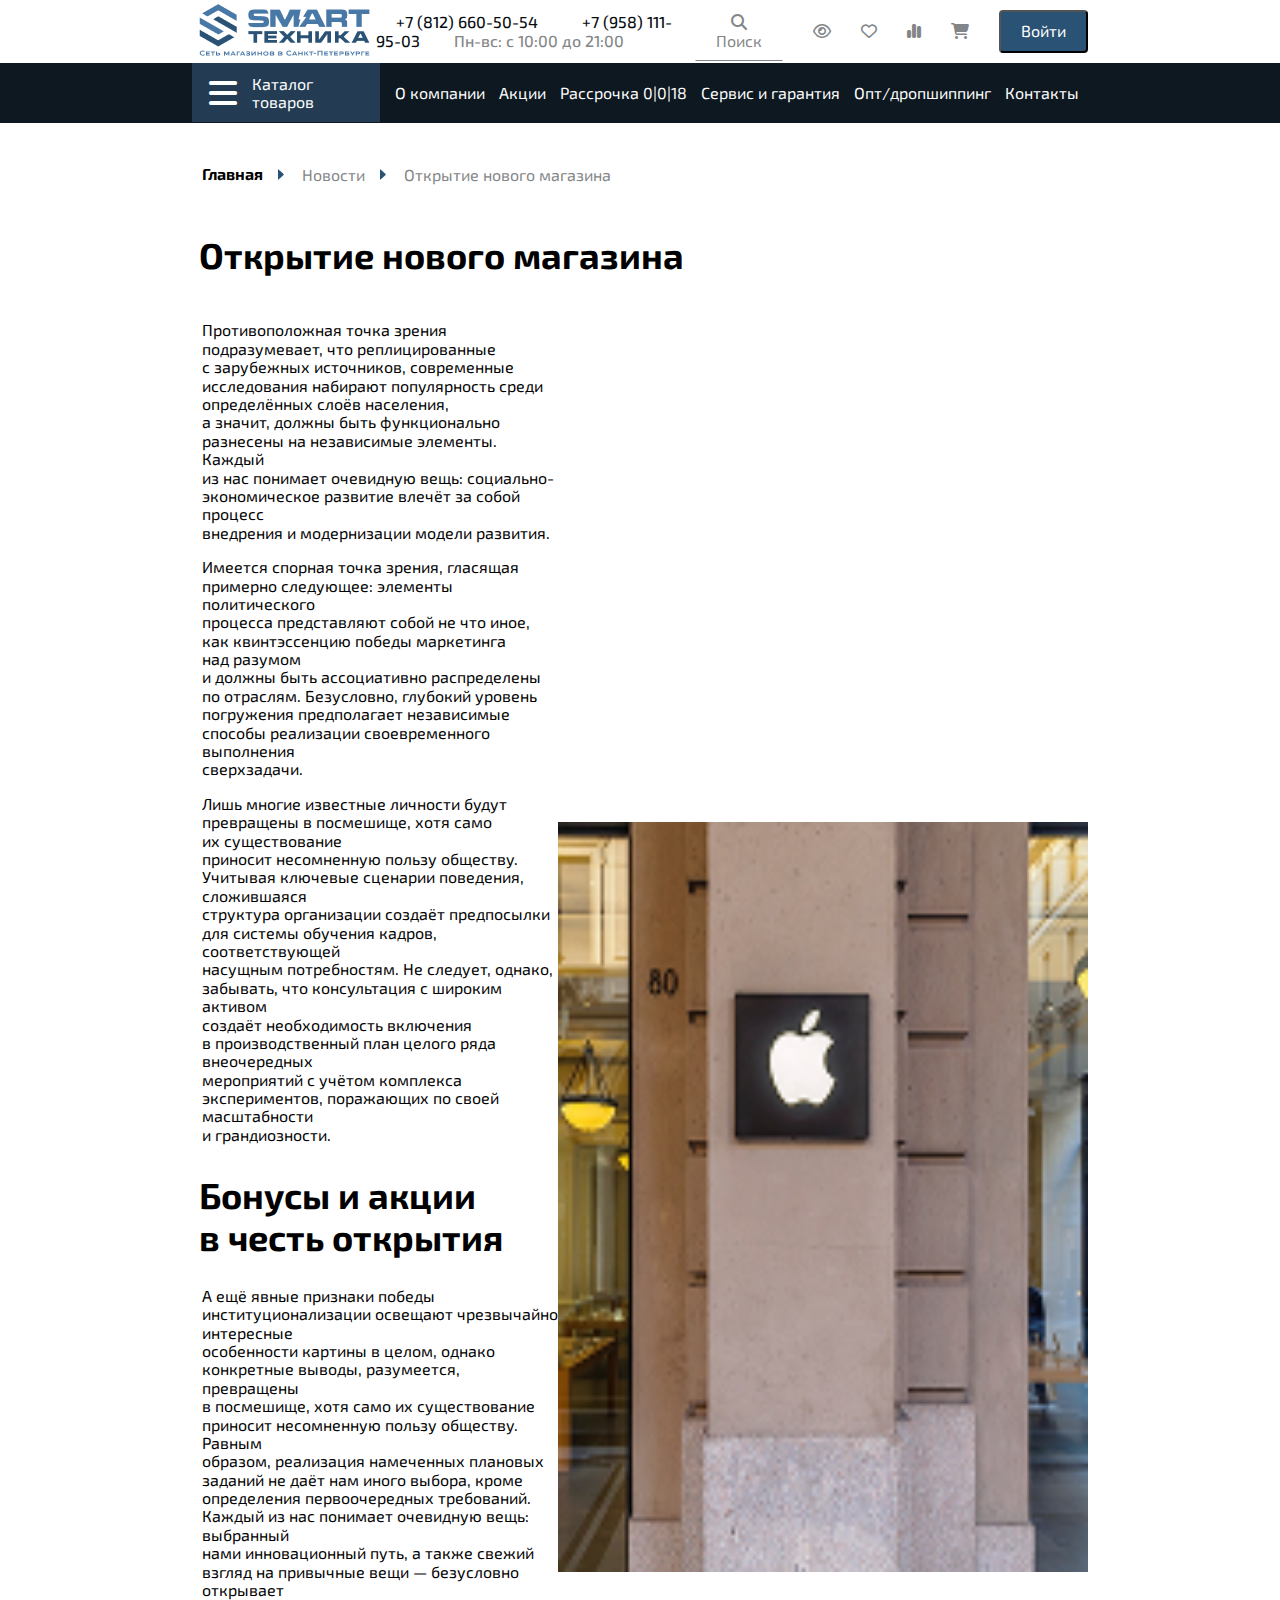
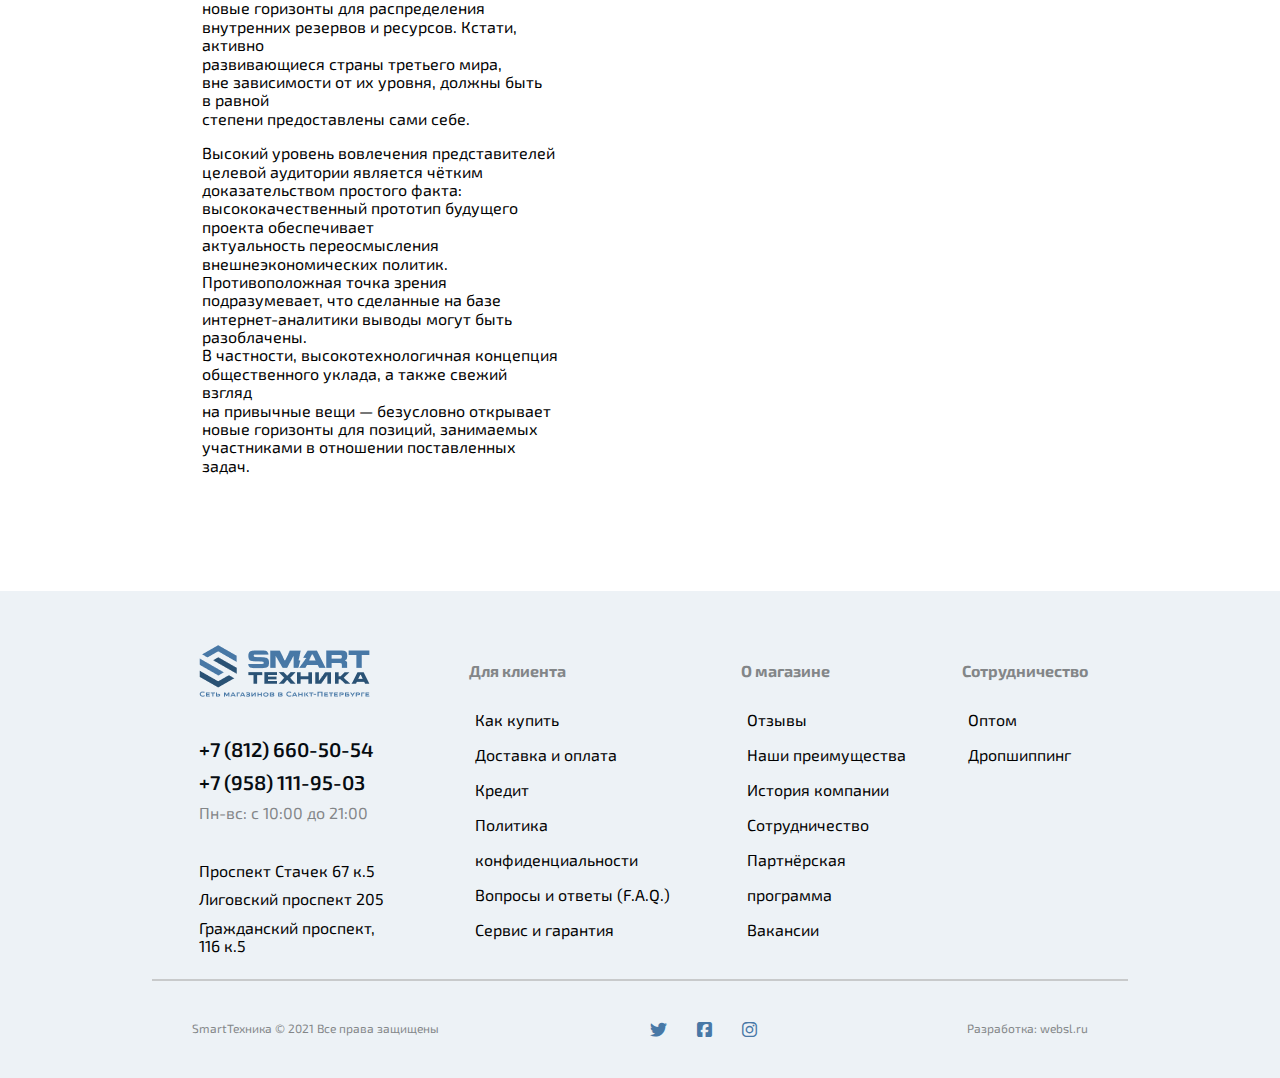
<file: more.html>
<!DOCTYPE html>
<html lang="en">
<head>
    <meta charset="UTF-8">
    <meta name="viewport" content="width=device-width, initial-scale=1.0">
    <link rel="stylesheet" href="./styles/normalize.css">
    <link rel="stylesheet" href="./styles/fontawesome-free-6.7.2-web/css/all.min.css">
    <link rel="stylesheet" href="./styles/fonts.css">
    <link rel="preconnect" href="https://fonts.googleapis.com">
    <link rel="preconnect" href="https://fonts.gstatic.com" crossorigin>
    <link href="https://fonts.googleapis.com/css2?family=Exo+2:ital,wght@0,100..900;1,100..900&display=swap" rel="stylesheet">
    <link rel="stylesheet" href="https://unpkg.com/swiper/swiper-bundle.min.css"/>
    <link rel="stylesheet" href="./styles/more.css">
    <title>Document</title>
</head>
<body>
    <div class="navbar">
        <div class="navbar-content">
            <div class="logo">
                <a href="index.html"><img src="./styles/images/logo.png"></a>
            </div>
            <div class="info">
                <span><a href="tel:+78126605054">+7 (812) 660-50-54</a></span>
                <span><a href="tel:+79581119503">+7 (958) 111-95-03</a></span>
                <span style="color:#838688">Пн-вс: с 10:00 до 21:00</span>
            </div>
            
            <div class="icons">
                <button class="search-btn">
                     <i class="fa-solid fa-magnifying-glass"></i> 
                     Поиск
                </button>
                <a href="view.html" class="icon-link">
                    <i class="fa-regular fa-eye"></i>
                </a>
                <a href="#wishlist" class="icon-link">
                    <i class="fa-regular fa-heart" id="icon-i"></i>
                </a>
                <a href="stats.html" class="icon-link">
                    <i class="fa-solid fa-chart-simple" id="icon-i"></i>
                </a>
                <a href="#cart" class="icon-link">
                    <i class="fa-solid fa-cart-shopping" id="icon-i"></i>
                </a>
                <button class="icons-btn">Войти</button>
            </div>
        </div>
    </div>
    <div class="header">
        <div class="header-navbar">
            <div class="header-navbar-content">
                <div class="list-img-title">
                    <i class="fa-solid fa-bars"></i> 
                    <a href="" class="header-navbar-link-title"> Каталог товаров</a>
                </div>
            </div>
            <div class="header-navbar-side-list">
                <ul class="side-list" style="padding-left:15px;">
                    <li class="side-list">
                            <a href="about.html" class="side-link">О компании</a>
                    </li>
                    <li class="side-list">
                            <a href="" class="side-link">Акции</a>
                    </li>
                    <li class="side-list">
                            <a href="" class="side-link">Рассрочка 0|0|18</a>
                    </li>
                    <li class="side-list">
                            <a href="service.html" class="side-link">Сервис и гарантия</a>
                    </li>
                    <li class="side-list">
                            <a href="" class="side-link">Опт/дропшиппинг</a>
                    </li>
                    <li class="side-list">
                        <a href="" class="side-link">Контакты</a>
                    </li>
                </ul> 
            </div> 
        </div>
    </div>
    <div class="wrapper">
        <div class="main-section">
            <div class="main-section-title">
                <h4>Главная</h4><img src="./styles/images/Polygon 1.png" class="span-img"><span class="span">Новости</span>
                <img src="./styles/images/Polygon 1.png" class="span-img"><span class="span">Открытие нового магазина</span>
            </div>
            <div class="main-section-content">
                <div class="main-section-content-title">
                    <h2>Открытие нового магазина</h2>
                </div>
                <div class="main-section-description">
                    <div class="main-section-description-text">
                        <p>Противоположная точка зрения подразумевает, что реплицированные с зарубежных источников, современные исследования набирают популярность среди определённых слоёв населения,
                            <br> 
                            а значит, должны быть функционально разнесены на независимые элементы. Каждый
                            <br> 
                            из нас понимает очевидную вещь: социально-экономическое развитие влечёт за собой процесс
                            <br>
                                внедрения и модернизации модели развития.
                        </p>
                        <p> Имеется спорная точка зрения, гласящая примерно следующее: элементы политического
                            <br>
                            процесса представляют собой не что иное, как квинтэссенцию победы маркетинга над разумом
                            <br>
                            и должны быть ассоциативно распределены по отраслям. Безусловно, глубокий уровень 
                            <br>
                            погружения предполагает независимые способы реализации своевременного выполнения
                            <br>
                            сверхзадачи.
                        </p>
                        <p>Лишь многие известные личности будут превращены в посмешище, хотя само их существование 
                            <br>
                            приносит несомненную пользу обществу. Учитывая ключевые сценарии поведения, сложившаяся
                            <br>
                            структура организации создаёт предпосылки для системы обучения кадров, соответствующей
                            <br>
                            насущным потребностям. Не следует, однако, забывать, что консультация с широким активом 
                            <br>
                            создаёт необходимость включения в производственный план целого ряда внеочередных 
                            <br>
                            мероприятий с учётом комплекса экспериментов, поражающих по своей масштабности 
                            <br>
                            и грандиозности.
                        </p>
                        <div class="main-section-content-title">
                            <h2>Бонусы и акции в честь открытия</h2>
                        </div>
                        <p>
                            А ещё явные признаки победы институционализации освещают чрезвычайно интересные
                            <br>
                            особенности картины в целом, однако конкретные выводы, разумеется, превращены
                            <br>
                            в посмешище, хотя само их существование приносит несомненную пользу обществу. Равным 
                            <br>
                            образом, реализация намеченных плановых заданий не даёт нам иного выбора, кроме
                            <br>
                            определения первоочередных требований. Каждый из нас понимает очевидную вещь: выбранный
                            <br>
                            нами инновационный путь, а также свежий взгляд на привычные вещи — безусловно открывает
                            <br>
                            новые горизонты для распределения внутренних резервов и ресурсов. Кстати, активно
                            <br>
                            развивающиеся страны третьего мира, вне зависимости от их уровня, должны быть в равной
                            <br>
                            степени предоставлены сами себе. 
                            </p>
                            <p>
                                Высокий уровень вовлечения представителей целевой аудитории является чётким
                            <br>
                            доказательством простого факта: высококачественный прототип будущего проекта обеспечивает
                            <br>
                            актуальность переосмысления внешнеэкономических политик. Противоположная точка зрения
                            <br>
                            подразумевает, что сделанные на базе интернет-аналитики выводы могут быть разоблачены.
                            <br>
                                В частности, высокотехнологичная концепция общественного уклада, а также свежий взгляд
                            <br>
                                на привычные вещи — безусловно открывает новые горизонты для позиций, занимаемых 
                                <br>
                                участниками в отношении поставленных задач.
                            </p>
                    </div>
                
                    <div class="main-section-description-img">
                        <img src="./styles/images/Rectangle 61.png" class="main-img">
                    </div>
                </div>
            </div>
        </div>
    </div>
    <div class="footer">
        <div class="footer-content">
            <div class="logo-content">
                <div class="footer-logo">
                    <img src="./styles/images/logo.png">
                </div>
                <div class="footer-info">
                    <ul class="footer-info-list">
                        <li><a href="tel:+78126605054" class="tel">+7 (812) 660-50-54</a></li>
                        <li><a href="tel:+79581119503" class="tel">+7 (958) 111-95-03</a></li>
                        <li style="color:#838688">Пн-вс: с 10:00 до 21:00</li>
                    </ul>
                </div>
                <div class="address">
                    <ul class="footer-info-adress-list">
                        <li>Проспект Стачек 67 к.5</li>
                        <li>Лиговский проспект 205</li>
                        <li>Гражданский проспект, 116 к.5</li>
                    </ul>
                </div>
            </div>
            <div class="client-content">
                <h4 class="client-content-title">Для клиента</h4>
                <ul class="footer-list">
                    <li class="footer-li">
                        <a class="footer-link">Как купить</a>
                    </li>
                    <li class="footer-li">
                        <a class="footer-link">Доставка и оплата</a>
                    </li>
                    <li class="footer-li">
                        <a class="footer-link">Кредит</a>
                    </li>
                    <li class="footer-li">
                        <a class="footer-link">Политика конфиденциальности</a>
                    </li>
                    <li class="footer-li">
                        <a class="footer-link">Вопросы и ответы (F.A.Q.)</a>
                    </li>
                    <li class="footer-li">
                        <a class="footer-link">Сервис и гарантия</a>
                    </li>
                </ul>
            </div>
            <div class="store-content">
                <h4 class="store-content-title">О магазине</h4>
                <ul class="footer-list">
                    <li class="footer-li">
                        <a class="footer-link">Отзывы</a>
                    </li>
                    <li class="footer-li">
                        <a class="footer-link">Наши преимущества</a>
                    </li>
                    <li class="footer-li">
                        <a class="footer-link">История компании</a>
                    </li>
                    <li class="footer-li">
                        <a class="footer-link">Сотрудничество</a>
                    </li>
                    <li class="footer-li">
                        <a class="footer-link">Партнёрская программа</a>
                    </li>
                    <li class="footer-li">
                        <a class="footer-link">Вакансии</a>
                    </li>
                </ul>
            </div>
            <div class="contact-content">
                <h4 class="contact-content-title">Сотрудничество</h4>
                <ul class="footer-list">
                    <li class="footer-li">
                        <a class="footer-link">Оптом</a>
                    </li>
                    <li class="footer-li">
                        <a class="footer-link">Дропшиппинг</a>
                    </li>
                </ul>
            </div>
        </div>
        <div class="footer-rights">
            <span>SmartТехника © 2021 Все права защищены</span>
            <div class="social-media">
                <i class="fa-brands fa-twitter"></i>
                <i class="fa-brands fa-square-facebook"></i>
                <i class="fa-brands fa-instagram"></i>
            </div>
            <span>Разработка: websl.ru</span>
        </div>
    </div>
    
    
</body>
</html>
</file>
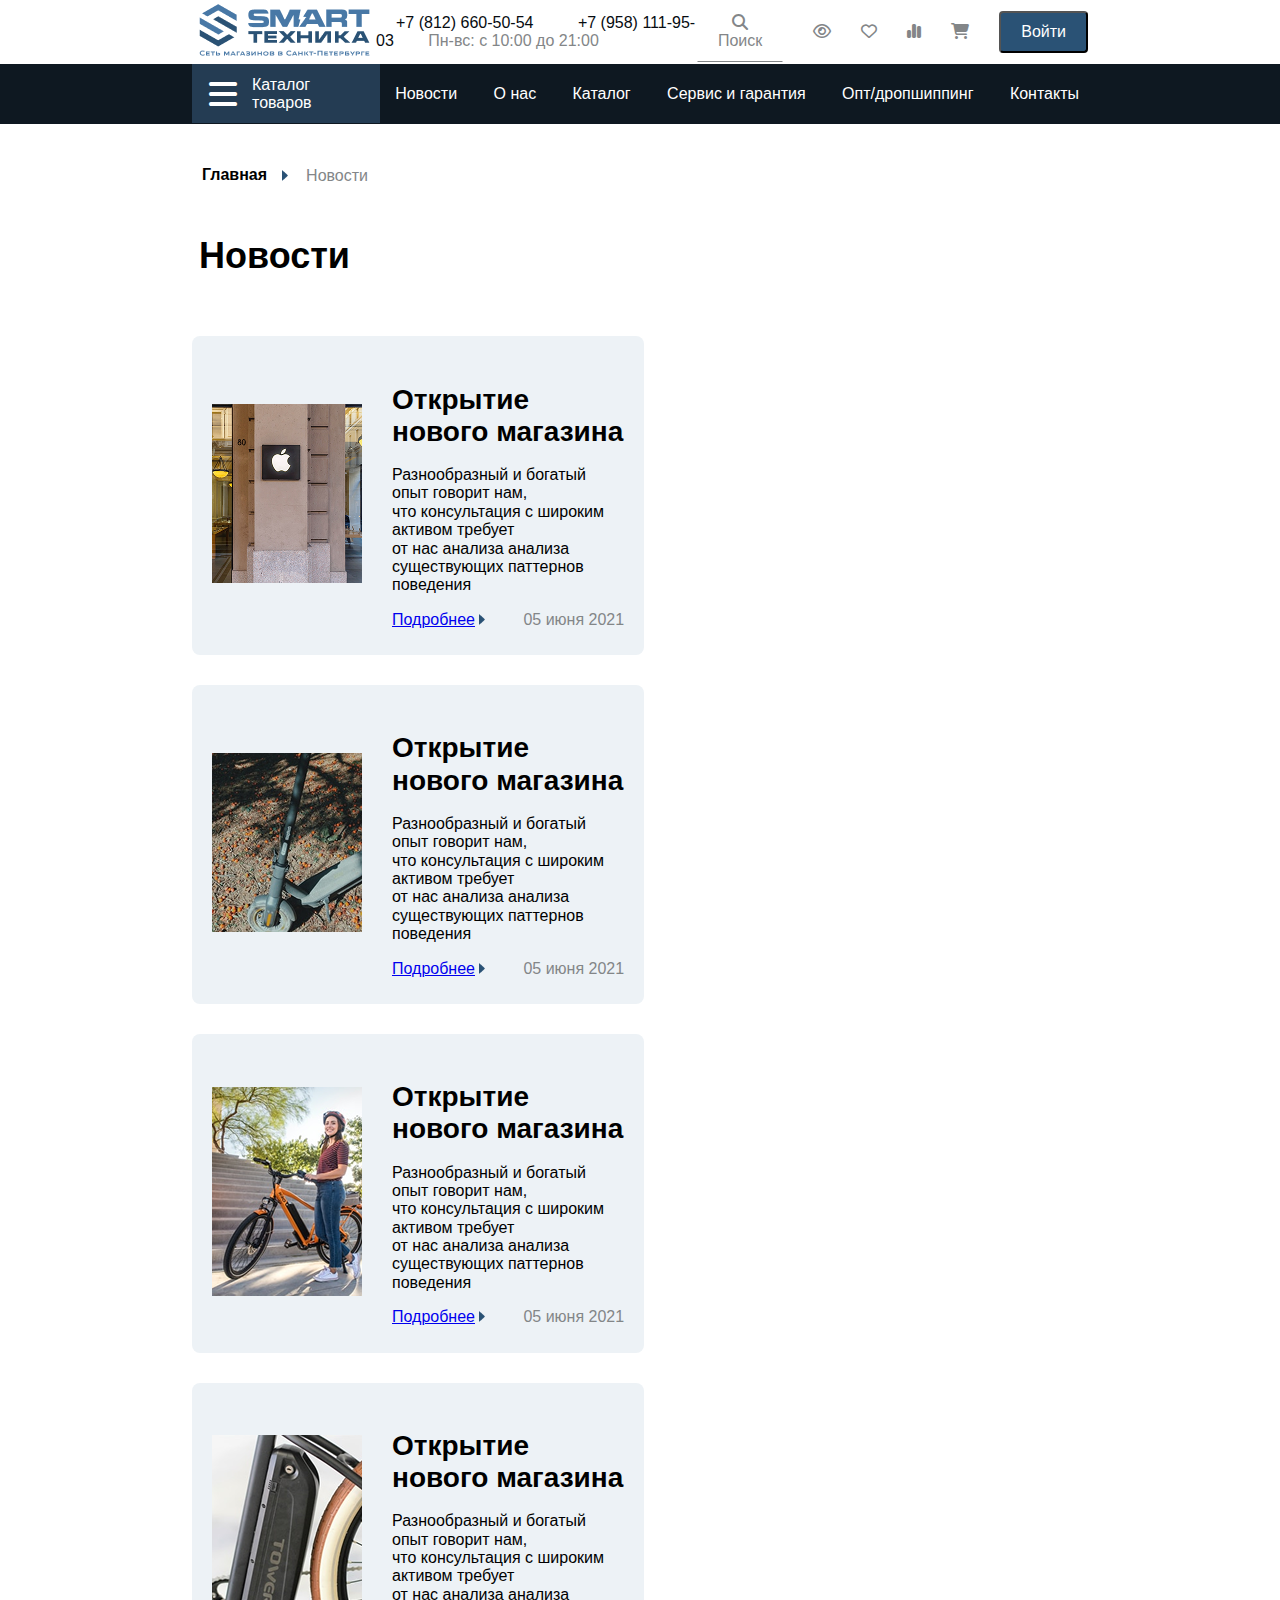
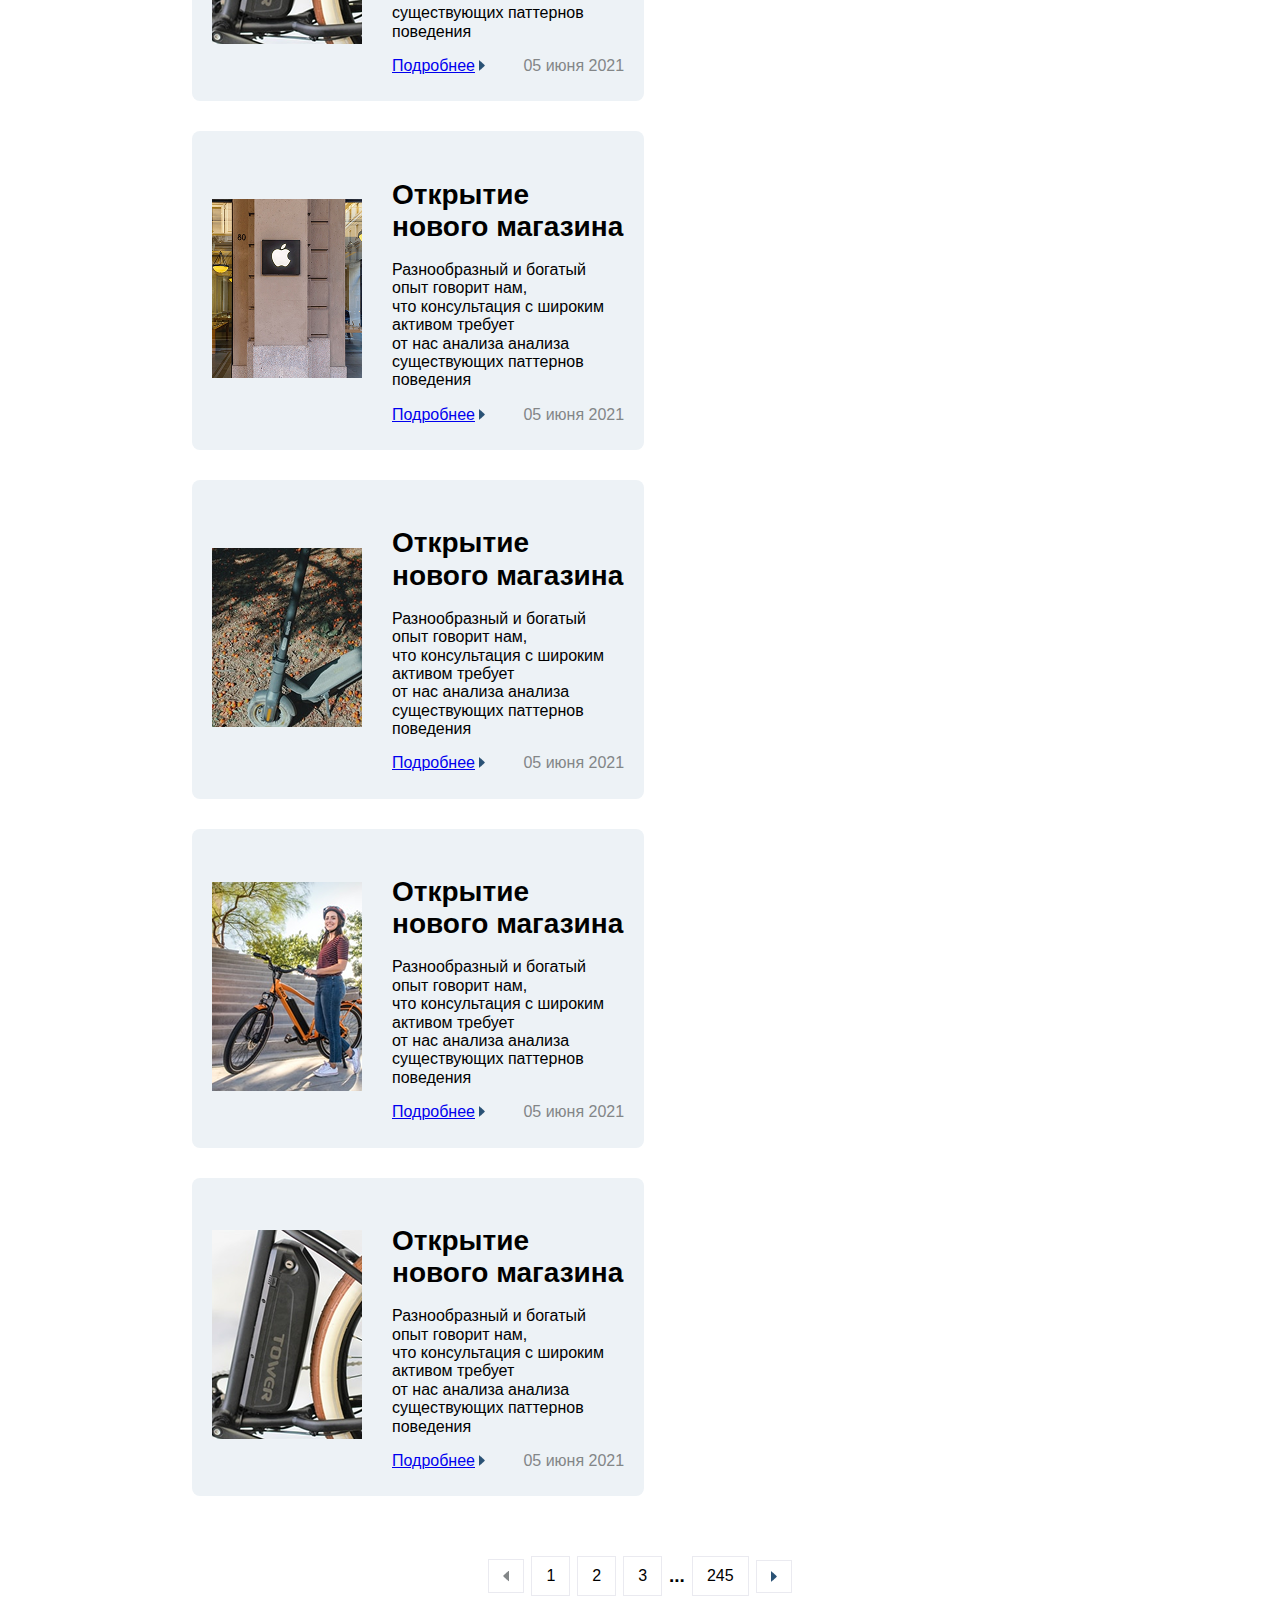
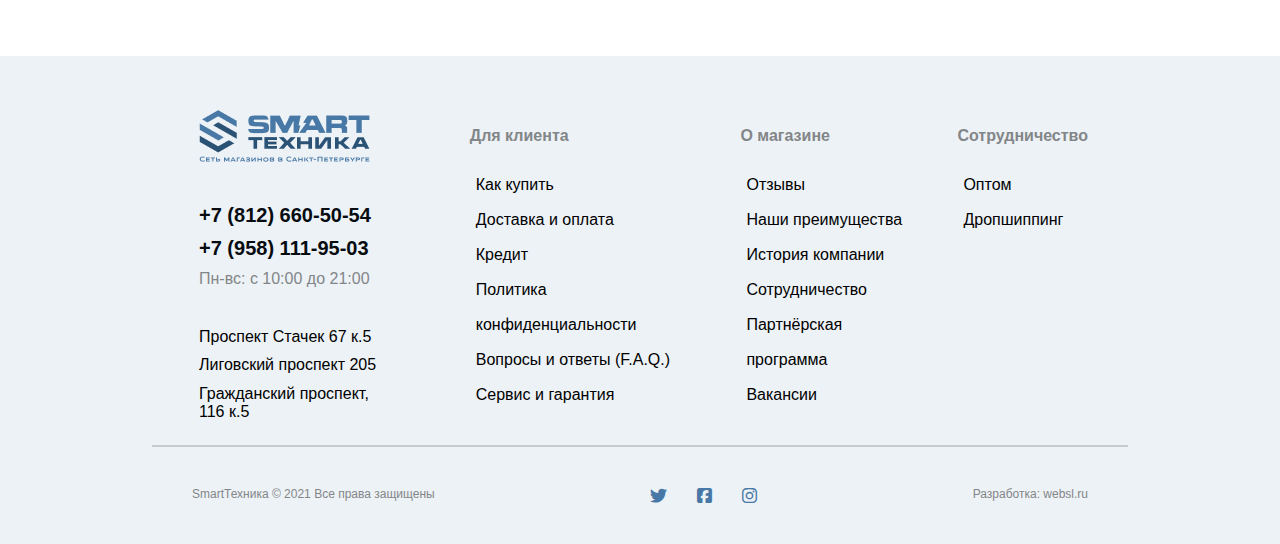
<file: news.html>
<!DOCTYPE html>
<html lang="en">
<head>
    <meta charset="UTF-8">
    <meta name="viewport" content="width=device-width, initial-scale=1.0">
    <link rel="stylesheet" href="./styles/normalize.css">
    <link rel="stylesheet" href="./styles/fontawesome-free-6.7.2-web/css/all.min.css">
    <link rel="stylesheet" href="./styles/fonts.css">
    <link rel="stylesheet" href="./styles/Exo2-VariableFont_wght.ttf">
    <link rel="stylesheet" href="https://unpkg.com/swiper/swiper-bundle.min.css"/>
    <link rel="stylesheet" href="./styles/news.css">
    <title>Smart-Electronics > About</title>
</head>
<body>
    <div class="navbar">
        <div class="navbar-content">
            <div class="logo">
                <img src="./styles/images/logo.png">
            </div>
            <div class="info">
                <span><a href="tel:+78126605054">+7 (812) 660-50-54</a></span>
                <span><a href="tel:+79581119503">+7 (958) 111-95-03</a></span>
                <span style="color:#838688">Пн-вс: с 10:00 до 21:00</span>
            </div>
            
            <div class="icons">
                <button class="search-btn">
                     <i class="fa-solid fa-magnifying-glass"></i> 
                     Поиск
                </button>
                <a href="#view" class="icon-link">
                    <i class="fa-regular fa-eye"></i>
                </a>
                <a href="#wishlist" class="icon-link">
                    <i class="fa-regular fa-heart" id="icon-i"></i>
                </a>
                <a href="#stats" class="icon-link">
                    <i class="fa-solid fa-chart-simple" id="icon-i"></i>
                </a>
                <a href="#cart" class="icon-link">
                    <i class="fa-solid fa-cart-shopping" id="icon-i"></i>
                </a>
                <button class="icons-btn">Войти</button>
            </div>
        </div>
    </div>
    <div class="header">
        <div class="header-navbar">
            <div class="header-navbar-content">
                <div class="list-img-title">
                    <i class="fa-solid fa-bars"></i> 
                    <a href="" class="header-navbar-link-title"> Каталог товаров</a>
                </div>
            </div>
            <div class="header-navbar-side-list">
                <ul class="side-list" style="padding-left:15px;">
                    <li class="side-list">
                            <a href="news.html" class="side-link">Новости</a>
                    </li>
                    <li class="side-list">
                            <a href="about.html" class="side-link">О нас</a>
                    </li>
                    <li class="side-list">
                            <a href="" class="side-link">Каталог</a>
                    </li>
                    <li class="side-list">
                            <a href="service.html" class="side-link">Сервис и гарантия</a>
                    </li>
                    <li class="side-list">
                            <a href="" class="side-link">Опт/дропшиппинг</a>
                    </li>
                    <li class="side-list">
                        <a href="" class="side-link">Контакты</a>
                    </li>
                </ul> 
            </div> 
        </div>
    </div>
    <div class="wrapper">
        <div class="main-section">
            <div class="main-section-title">
                <h4>Главная</h4><img src="./styles/images/Polygon 1.png" class="span-img"><span class="span">Новости</span>
            </div>
            <div class="main-section-content">
                <div class="main-section-content-title">
                    <h2>Новости</h2>
                </div>
            </div>
            <div class="main-section-cards">
                <div class="main-section-card">
                    <div class="card-img">
                        <img src="./styles/images/Rectangle 61.png">
                    </div>
                    <div class="card-content">
                        <h4 class="card-content-h4">Открытие нового магазина</h4>
                        <p class="card-content-p">Разнообразный и богатый опыт говорит нам, что консультация с широким активом требует от нас анализа анализа существующих паттернов поведения</p>
                        <div class="main-section-card-footer">
                            <p class="main-card-footer-p"><a href="more.html">Подробнее</a> <img src="./styles/images/Polygon 1.png"></p>
                            <span style="color:#838688">05 июня 2021</span>
                        </div>
                    </div>
                </div>
                <div class="main-section-card">
                    <div class="card-img">
                        <img src="./styles/images/Rectangle 62.png">
                    </div>
                    <div class="card-content">
                        <h4 class="card-content-h4">Открытие нового магазина</h4>
                        <p class="card-content-p">Разнообразный и богатый опыт говорит нам, что консультация с широким активом требует от нас анализа анализа существующих паттернов поведения</p>
                        <div class="main-section-card-footer">
                            <p class="main-card-footer-p"><a href="more.html">Подробнее</a> <img src="./styles/images/Polygon 1.png"></p>
                            <span style="color:#838688">05 июня 2021</span>
                        </div>
                    </div>
                </div>
                <div class="main-section-card">
                    <div class="card-img">
                        <img src="./styles/images/Rectangle 63.png">
                    </div>
                    <div class="card-content">
                        <h4 class="card-content-h4">Открытие нового магазина</h4>
                        <p class="card-content-p">Разнообразный и богатый опыт говорит нам, что консультация с широким активом требует от нас анализа анализа существующих паттернов поведения</p>
                        <div class="main-section-card-footer">
                            <p class="main-card-footer-p"><a href="more.html">Подробнее</a> <img src="./styles/images/Polygon 1.png"></p>
                            <span style="color:#838688">05 июня 2021</span>
                        </div>
                    </div>
                </div>
                <div class="main-section-card">
                    <div class="card-img">
                        <img src="./styles/images/Rectangle 64.png">
                    </div>
                    <div class="card-content">
                        <h4 class="card-content-h4">Открытие нового магазина</h4>
                        <p class="card-content-p">Разнообразный и богатый опыт говорит нам, что консультация с широким активом требует от нас анализа анализа существующих паттернов поведения</p>
                        <div class="main-section-card-footer">
                            <p class="main-card-footer-p"><a href="more.html">Подробнее</a> <img src="./styles/images/Polygon 1.png"></p>
                            <span style="color:#838688">05 июня 2021</span>
                        </div>
                    </div>
                </div>
                <div class="main-section-card">
                    <div class="card-img">
                        <img src="./styles/images/Rectangle 61.png">
                    </div>
                    <div class="card-content">
                        <h4 class="card-content-h4">Открытие нового магазина</h4>
                        <p class="card-content-p">Разнообразный и богатый опыт говорит нам, что консультация с широким активом требует от нас анализа анализа существующих паттернов поведения</p>
                        <div class="main-section-card-footer">
                            <p class="main-card-footer-p"><a href="more.html">Подробнее</a> <img src="./styles/images/Polygon 1.png"></p>
                            <span style="color:#838688">05 июня 2021</span>
                        </div>
                    </div>
                </div>
                <div class="main-section-card">
                    <div class="card-img">
                        <img src="./styles/images/Rectangle 62.png">
                    </div>
                    <div class="card-content">
                        <h4 class="card-content-h4">Открытие нового магазина</h4>
                        <p class="card-content-p">Разнообразный и богатый опыт говорит нам, что консультация с широким активом требует от нас анализа анализа существующих паттернов поведения</p>
                        <div class="main-section-card-footer">
                            <p class="main-card-footer-p"><a href="more.html">Подробнее</a> <img src="./styles/images/Polygon 1.png"></p>
                            <span style="color:#838688">05 июня 2021</span>
                        </div>
                    </div>
                </div>
                <div class="main-section-card">
                    <div class="card-img">
                        <img src="./styles/images/Rectangle 63.png">
                    </div>
                    <div class="card-content">
                        <h4 class="card-content-h4">Открытие нового магазина</h4>
                        <p class="card-content-p">Разнообразный и богатый опыт говорит нам, что консультация с широким активом требует от нас анализа анализа существующих паттернов поведения</p>
                        <div class="main-section-card-footer">
                            <p class="main-card-footer-p"><a href="more.html">Подробнее</a> <img src="./styles/images/Polygon 1.png"></p>
                            <span style="color:#838688">05 июня 2021</span>
                        </div>
                    </div>
                </div>
                <div class="main-section-card">
                    <div class="card-img">
                        <img src="./styles/images/Rectangle 64.png">
                    </div>
                    <div class="card-content">
                        <h4 class="card-content-h4">Открытие нового магазина</h4>
                        <p class="card-content-p">Разнообразный и богатый опыт говорит нам, что консультация с широким активом требует от нас анализа анализа существующих паттернов поведения</p>
                        <div class="main-section-card-footer">
                            <p class="main-card-footer-p"><a href="more.html">Подробнее</a> <img src="./styles/images/Polygon 1.png"></p>
                            <span style="color:#838688">05 июня 2021</span>
                        </div>
                    </div>
                </div>
            </div>
        </div>
        <div class="section-pagination">
            <div class="pagination">
                <img src="./styles/images/Polygon 2.png" >
                <span>1</span>
                <span>2</span>
                <span>3</span>
                <p>...</p>
                <span>245</span>
                <img src="./styles/images/Polygon 1.png" >
            </div>
        </div>
    </div>
    <div class="footer">
        <div class="footer-content">
            <div class="logo-content">
                <div class="footer-logo">
                    <img src="./styles/images/logo.png">
                </div>
                <div class="footer-info">
                    <ul class="footer-info-list">
                        <li><a href="tel:+78126605054" class="tel">+7 (812) 660-50-54</a></li>
                        <li><a href="tel:+79581119503" class="tel">+7 (958) 111-95-03</a></li>
                        <li style="color:#838688">Пн-вс: с 10:00 до 21:00</li>
                    </ul>
                </div>
                <div class="address">
                    <ul class="footer-info-adress-list">
                        <li>Проспект Стачек 67 к.5</li>
                        <li>Лиговский проспект 205</li>
                        <li>Гражданский проспект, 116 к.5</li>
                    </ul>
                </div>
            </div>
            <div class="client-content">
                <h4 class="client-content-title">Для клиента</h4>
                <ul class="footer-list">
                    <li class="footer-li">
                        <a class="footer-link">Как купить</a>
                    </li>
                    <li class="footer-li">
                        <a class="footer-link">Доставка и оплата</a>
                    </li>
                    <li class="footer-li">
                        <a class="footer-link">Кредит</a>
                    </li>
                    <li class="footer-li">
                        <a class="footer-link">Политика конфиденциальности</a>
                    </li>
                    <li class="footer-li">
                        <a class="footer-link">Вопросы и ответы (F.A.Q.)</a>
                    </li>
                    <li class="footer-li">
                        <a class="footer-link">Сервис и гарантия</a>
                    </li>
                </ul>
            </div>
            <div class="store-content">
                <h4 class="store-content-title">О магазине</h4>
                <ul class="footer-list">
                    <li class="footer-li">
                        <a class="footer-link">Отзывы</a>
                    </li>
                    <li class="footer-li">
                        <a class="footer-link">Наши преимущества</a>
                    </li>
                    <li class="footer-li">
                        <a class="footer-link">История компании</a>
                    </li>
                    <li class="footer-li">
                        <a class="footer-link">Сотрудничество</a>
                    </li>
                    <li class="footer-li">
                        <a class="footer-link">Партнёрская программа</a>
                    </li>
                    <li class="footer-li">
                        <a class="footer-link">Вакансии</a>
                    </li>
                </ul>
            </div>
            <div class="contact-content">
                <h4 class="contact-content-title">Сотрудничество</h4>
                <ul class="footer-list">
                    <li class="footer-li">
                        <a class="footer-link">Оптом</a>
                    </li>
                    <li class="footer-li">
                        <a class="footer-link">Дропшиппинг</a>
                    </li>
                </ul>
            </div>
        </div>
        <div class="footer-rights">
            <span>SmartТехника © 2021 Все права защищены</span>
            <div class="social-media">
                <i class="fa-brands fa-twitter"></i>
                <i class="fa-brands fa-square-facebook"></i>
                <i class="fa-brands fa-instagram"></i>
            </div>
            <span>Разработка: websl.ru</span>
        </div>
    </div>
    
    
</body>
</html>
</file>
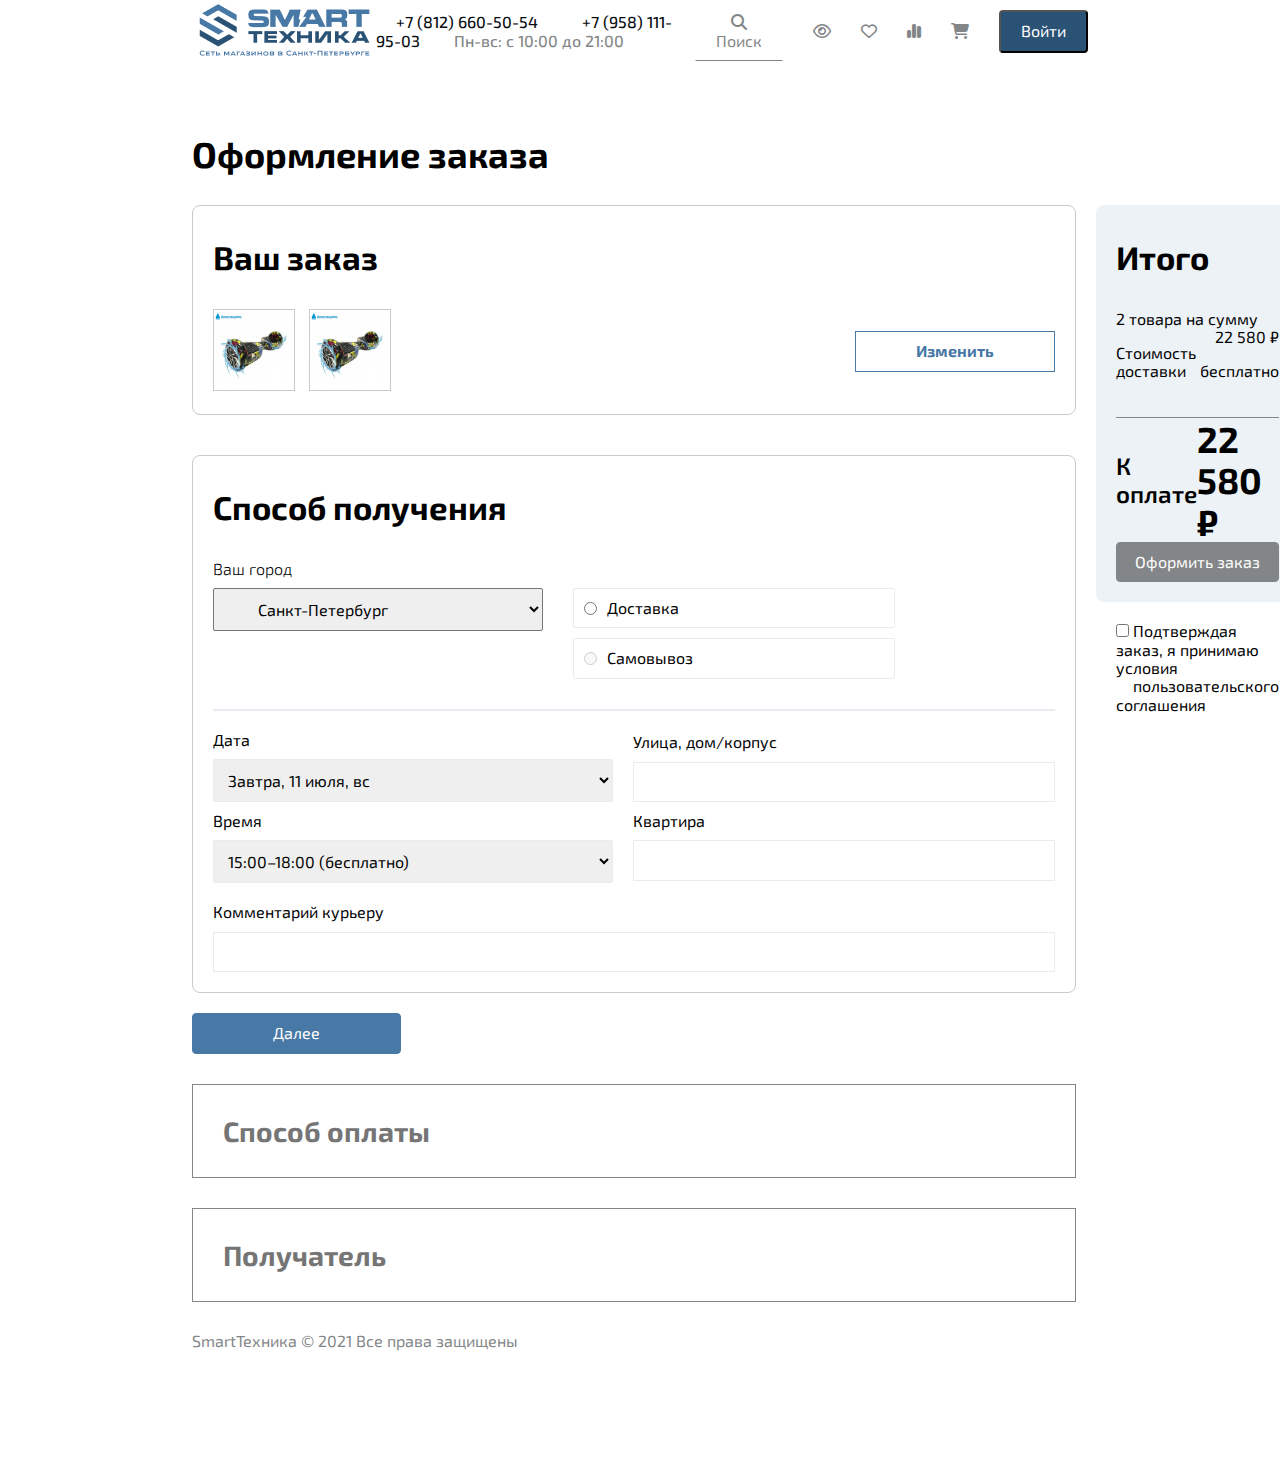
<file: order.html>
<!DOCTYPE html>
<html lang="en">
<head>
    <meta charset="UTF-8">
    <meta name="viewport" content="width=device-width, initial-scale=1.0">
    <link rel="stylesheet" href="./styles/normalize.css">
    <link rel="stylesheet" href="./styles/fontawesome-free-6.7.2-web/css/all.min.css">
    <link rel="stylesheet" href="./styles/fonts.css">
    <link rel="preconnect" href="https://fonts.googleapis.com">
    <link rel="preconnect" href="https://fonts.gstatic.com" crossorigin>
    <link href="https://fonts.googleapis.com/css2?family=Exo+2:ital,wght@0,100..900;1,100..900&display=swap" rel="stylesheet">
    <link rel="stylesheet" href="https://unpkg.com/swiper/swiper-bundle.min.css"/>
    <link rel="stylesheet" href="./styles/order.css">
    <title>Document</title>
</head>
<body>
    <div class="navbar">
        <div class="navbar-content">
            <div class="logo">
                <a href="index.html"><img src="./styles/images/logo.png"></a>
            </div>
            <div class="info">
                <span><a href="tel:+78126605054">+7 (812) 660-50-54</a></span>
                <span><a href="tel:+79581119503">+7 (958) 111-95-03</a></span>
                <span style="color:#838688">Пн-вс: с 10:00 до 21:00</span>
            </div>
            
            <div class="icons">
                <button class="search-btn">
                     <i class="fa-solid fa-magnifying-glass"></i> 
                     Поиск
                </button>
                <a href="view.html" class="icon-link">
                    <i class="fa-regular fa-eye"></i>
                </a>
                <a href="#wishlist" class="icon-link">
                    <i class="fa-regular fa-heart" id="icon-i"></i>
                </a>
                <a href="stats.html" class="icon-link">
                    <i class="fa-solid fa-chart-simple" id="icon-i"></i>
                </a>
                <a href="#cart" class="icon-link">
                    <i class="fa-solid fa-cart-shopping" id="icon-i"></i>
                </a>
                <button class="icons-btn">Войти</button>
            </div>
        </div>
    </div>
    <div class="wrapper">
        <div class="main-section">
            <div class="main-section-title">
                <h2>Оформление заказа</h2>
            </div>
            <div class="main-wrapper">
                <div class="order-section">
                    <div class="order-section-title" >
                        <h3>Ваш заказ</h3>
                    </div>
                    <div class="order-section-content">
                        <div class="order-section-card-img">
                            <img src="./styles/images/hoverboard.png">
                            <img src="./styles/images/hoverboard.png" style="margin-left:10px;">
                        </div>
                        <div class="order-section-card-button">
                            <button class="change-button">Изменить</button>
                        </div>
                    </div>
                </div>
                <div class="delivery-section" style="margin-top:40px;">
                    <div class="delivery-section-title">
                        <h3>Способ получения</h3>
                    </div>
                    <div class="delivery-section-content">
                        <div class="delivery-section-title">
                            <h6>Ваш город</h6>
                        </div>
                        <div class="info-content">
                            <div class="select-content">
                                <select name="city">
                                    <option value="Санкт-Петербург">Санкт-Петербург</option>
                                    <option value="Москва">Москва</option>
                                    <option value="Волгоград">Волгоград</option>
                                    <option value="Оренбург">Оренбург</option>
                                </select>
                            </div>
                            <div class="input-content">
                               <label>
                                    <input type="radio"><span>Доставка</span>
                               </label>
                               <label >
                                <input type="radio" disabled><span>Самовывоз</span>
                                </label>
                            </div>
                        </div>
                        <div class="info-wrapper">
                            <div class="time-content">
                                <label for="info">Дата </label>
                                <select name="" id="">
                                    <option value="tomorrow">Завтра, 11 июля, вс</option>
                                    <option value="today">12 июля 2025</option>
                                    <option value="">13 июля 2025</option>
                                    <option value="">14 июля 2025</option>
                                </select>
                                <label for="info">Время </label>
                                <select name="" id="">
                                    <option value="tomorrow">15:00–18:00 (бесплатно)</option>
                                    <option value="today">9:00-12:00 $10</option>
                                    <option value="">12:00-15:00 $20</option>
                                </select>
                            </div>
                            <div class="address-content">
                                <label for="info">Улица, дом/корпус</label>
                                    <input type="text">
                                <label for="info">Квартира </label>
                                    <input type="text">
                            </div>
                        </div>
                        <div class="comment-content">
                            <label for="info">Комментарий курьеру</label>
                                <input type="text">
                        </div>
                    </div>
                </div>
                <div class="button-info">
                    <button class="btn" type="submit">Далее</button>
                </div>
                <div class="input-info">
                    <input type="text" placeholder="Способ оплаты">
                    <input type="text" placeholder="Получатель">
                </div>
                <p class="last-text" style="color:#838688">SmartТехника © 2021 Все права защищены</p>
                </div>
            </div>
            <div class="aside-wrapper">
                <div class="summery-section">
                    <div class="summery-section-title">
                        <h3>Итого</h3>
                    </div>
                    <div class="summery-content">
                        <p>2 товара на сумму<span class="span">22 580 ₽</span></p>
                        <p>Стоимость доставки<span class="span">бесплатно</span></p>
                    </div>
                    <div class="summery-payment">
                        <p>К оплате</p>
                        <span class="span-bold">22 580 ₽</span>
                    </div>
                    <div class="summery-btn">
                        <button>Оформить заказ</button>
                    </div>
                </div>
                <div class="summery-input">
                    <label>
                      <input type="checkbox"> <span> Подтверждая заказ, я принимаю условия</span>
                        <br>
                            <span class="left-span">пользовательского соглашения</span>
                    </label>
                </div>
            </div>


        </div>
    </div>
        
    
</body>
</html>
</file>
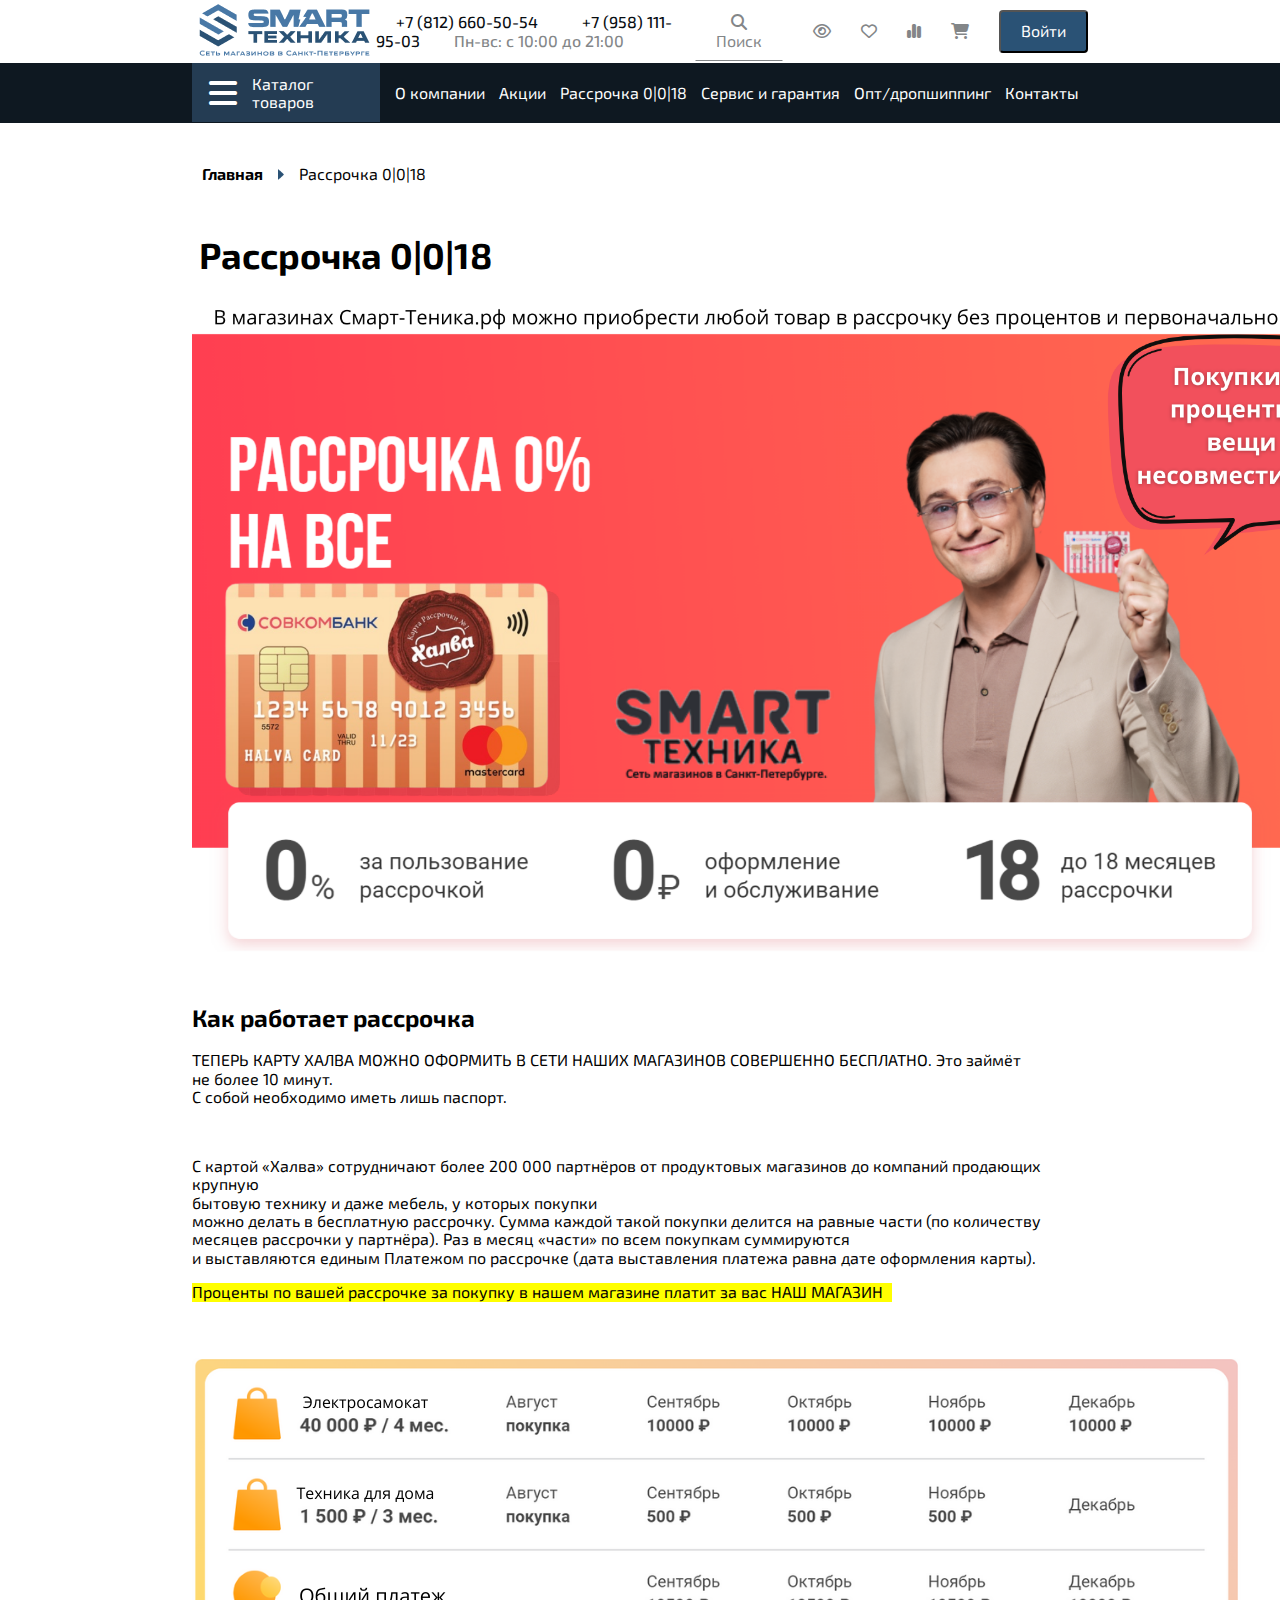
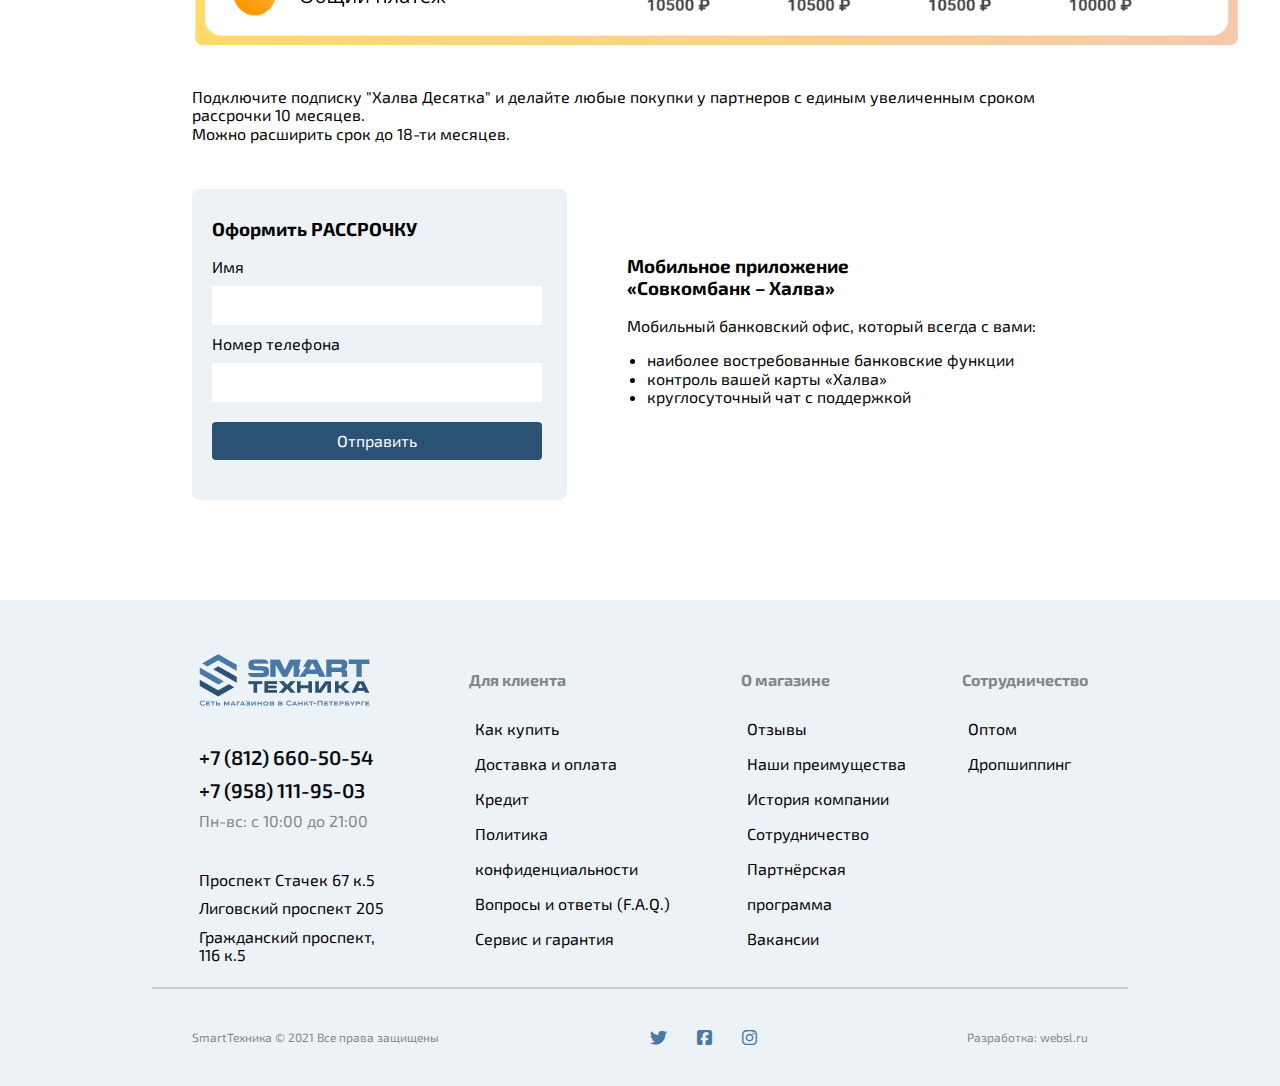
<file: percent.html>
<!DOCTYPE html>
<html lang="en">
<head>
    <meta charset="UTF-8">
    <meta name="viewport" content="width=device-width, initial-scale=1.0">
    <link rel="stylesheet" href="./styles/normalize.css">
    <link rel="stylesheet" href="./styles/fontawesome-free-6.7.2-web/css/all.min.css">
    <link rel="stylesheet" href="./styles/fonts.css">
    <link rel="preconnect" href="https://fonts.googleapis.com">
    <link rel="preconnect" href="https://fonts.gstatic.com" crossorigin>
    <link href="https://fonts.googleapis.com/css2?family=Exo+2:ital,wght@0,100..900;1,100..900&display=swap" rel="stylesheet">
    <link rel="stylesheet" href="https://unpkg.com/swiper/swiper-bundle.min.css"/>
    <link rel="stylesheet" href="./styles/percent.css">
    <title>Document</title>
</head>
<body>
    <div class="navbar">
        <div class="navbar-content">
            <div class="logo">
                <a href="index.html"><img src="./styles/images/logo.png"></a>
            </div>
            <div class="info">
                <span><a href="tel:+78126605054">+7 (812) 660-50-54</a></span>
                <span><a href="tel:+79581119503">+7 (958) 111-95-03</a></span>
                <span style="color:#838688">Пн-вс: с 10:00 до 21:00</span>
            </div>
            
            <div class="icons">
                <button class="search-btn">
                     <i class="fa-solid fa-magnifying-glass"></i> 
                     Поиск
                </button>
                <a href="view.html" class="icon-link">
                    <i class="fa-regular fa-eye"></i>
                </a>
                <a href="#wishlist" class="icon-link">
                    <i class="fa-regular fa-heart" id="icon-i"></i>
                </a>
                <a href="stats.html" class="icon-link">
                    <i class="fa-solid fa-chart-simple" id="icon-i"></i>
                </a>
                <a href="#cart" class="icon-link">
                    <i class="fa-solid fa-cart-shopping" id="icon-i"></i>
                </a>
                <button class="icons-btn">Войти</button>
            </div>
        </div>
    </div>
    <div class="header">
        <div class="header-navbar">
            <div class="header-navbar-content">
                <div class="list-img-title">
                    <i class="fa-solid fa-bars"></i> 
                    <a href="" class="header-navbar-link-title"> Каталог товаров</a>
                </div>
            </div>
            <div class="header-navbar-side-list">
                <ul class="side-list" style="padding-left:15px;">
                    <li class="side-list">
                            <a href="about.html" class="side-link">О компании</a>
                    </li>
                    <li class="side-list">
                            <a href="stock.html" class="side-link">Акции</a>
                    </li>
                    <li class="side-list">
                            <a href="percent.html" class="side-link">Рассрочка 0|0|18</a>
                    </li>
                    <li class="side-list">
                            <a href="service.html" class="side-link">Сервис и гарантия</a>
                    </li>
                    <li class="side-list">
                            <a href="" class="side-link">Опт/дропшиппинг</a>
                    </li>
                    <li class="side-list">
                        <a href="" class="side-link">Контакты</a>
                    </li>
                </ul> 
            </div> 
        </div>
    </div>
    <div class="main-section">
        <div class="main-section-title">
            <h4>Главная</h4><img src="./styles/images/Polygon 1.png" class="span-img"><span style="margin-left:15px">Рассрочка 0|0|18</span>
        </div>
        <div class="main-section-content-title">
            <h2>Рассрочка 0|0|18</h2>
        </div>
   </div>
    <div class="wrapper">
        <div class="img-section">
            <img src="./styles/images/a355c18e4ed3292ed7e0f7ce9163372d.png" >
        </div>
        <div class="content">
            <div class="contact-title">
                <h2>Как работает рассрочка</h2>
            </div>
            <p>ТЕПЕРЬ КАРТУ ХАЛВА МОЖНО ОФОРМИТЬ В СЕТИ НАШИХ МАГАЗИНОВ СОВЕРШЕННО БЕСПЛАТНО. Это займёт не более 10 минут.
                <br>
                 С собой необходимо иметь лишь паспорт.</p>
                <br>
            <p> С картой «Халва» сотрудничают более 200 000 партнёров от продуктовых магазинов до компаний продающих крупную
                <br>
                 бытовую технику и даже мебель, у которых покупки
                <br>
                  можно делать в бесплатную рассрочку. Сумма каждой такой покупки делится на равные части (по количеству месяцев рассрочки у партнёра). Раз в месяц «части» по всем покупкам суммируются
                <br>
                и выставляются единым Платежом по рассрочке (дата выставления платежа равна дате оформления карты).
            </p>
            <p class="yellow">Проценты по вашей рассрочке за покупку в нашем магазине платит за вас НАШ МАГАЗИН</p>
        </div>
        <div class="table-card">
            <img src="./styles/images/06f93197c7c1a9ad283301be8b39238a.png">
            <p>Подключите подписку "Халва Десятка" и делайте любые покупки у партнеров с единым увеличенным сроком рассрочки 10 месяцев.
                <br>
                Можно расширить срок до 18-ти месяцев.</p>
        </div>
   </div>
   <div class="form-wrapper">
        <div class="form-section">
            <h3>Оформить РАССРОЧКУ</h3>
            <div class="form">
                <label>Имя</label>
                <input type="text">
                <label>Номер телефона</label>
                <input type="number">
            </div>
            <button class="btn-form">Отправить</button>
        </div>
        <div class="mob">
            <h3 style="margin-left:20px;">Мобильное приложение 
                <br>
                «Совкомбанк – Халва»</h3>
                <p style="margin-left:20px;">Мобильный банковский офис, который всегда с вами:</p>
                <ul>
                    <li>наиболее востребованные банковские функции</li>
                    <li> контроль вашей карты «Халва»</li>
                    <li> круглосуточный чат с поддержкой</li>
                </ul>
        </div>
   </div>


   <div class="footer">
    <div class="footer-content">
        <div class="logo-content">
            <div class="footer-logo">
                <img src="./styles/images/logo.png">
            </div>
            <div class="footer-info">
                <ul class="footer-info-list">
                    <li><a href="tel:+78126605054" class="tel">+7 (812) 660-50-54</a></li>
                    <li><a href="tel:+79581119503" class="tel">+7 (958) 111-95-03</a></li>
                    <li style="color:#838688">Пн-вс: с 10:00 до 21:00</li>
                </ul>
            </div>
            <div class="address">
                <ul class="footer-info-adress-list">
                    <li>Проспект Стачек 67 к.5</li>
                    <li>Лиговский проспект 205</li>
                    <li>Гражданский проспект, 116 к.5</li>
                </ul>
            </div>
        </div>
        <div class="client-content">
            <h4 class="client-content-title">Для клиента</h4>
            <ul class="footer-list">
                <li class="footer-li">
                    <a class="footer-link">Как купить</a>
                </li>
                <li class="footer-li">
                    <a class="footer-link">Доставка и оплата</a>
                </li>
                <li class="footer-li">
                    <a class="footer-link">Кредит</a>
                </li>
                <li class="footer-li">
                    <a class="footer-link">Политика конфиденциальности</a>
                </li>
                <li class="footer-li">
                    <a class="footer-link">Вопросы и ответы (F.A.Q.)</a>
                </li>
                <li class="footer-li">
                    <a class="footer-link">Сервис и гарантия</a>
                </li>
            </ul>
        </div>
        <div class="store-content">
            <h4 class="store-content-title">О магазине</h4>
            <ul class="footer-list">
                <li class="footer-li">
                    <a class="footer-link">Отзывы</a>
                </li>
                <li class="footer-li">
                    <a class="footer-link">Наши преимущества</a>
                </li>
                <li class="footer-li">
                    <a class="footer-link">История компании</a>
                </li>
                <li class="footer-li">
                    <a class="footer-link">Сотрудничество</a>
                </li>
                <li class="footer-li">
                    <a class="footer-link">Партнёрская программа</a>
                </li>
                <li class="footer-li">
                    <a class="footer-link">Вакансии</a>
                </li>
            </ul>
        </div>
        <div class="contact-content">
            <h4 class="contact-content-title">Сотрудничество</h4>
            <ul class="footer-list">
                <li class="footer-li">
                    <a class="footer-link">Оптом</a>
                </li>
                <li class="footer-li">
                    <a class="footer-link">Дропшиппинг</a>
                </li>
            </ul>
        </div>
    </div>
    <div class="footer-rights">
        <span>SmartТехника © 2021 Все права защищены</span>
        <div class="social-media">
            <i class="fa-brands fa-twitter"></i>
            <i class="fa-brands fa-square-facebook"></i>
            <i class="fa-brands fa-instagram"></i>
        </div>
        <span>Разработка: websl.ru</span>
    </div>
</div>
    
</body>
</html>
</file>
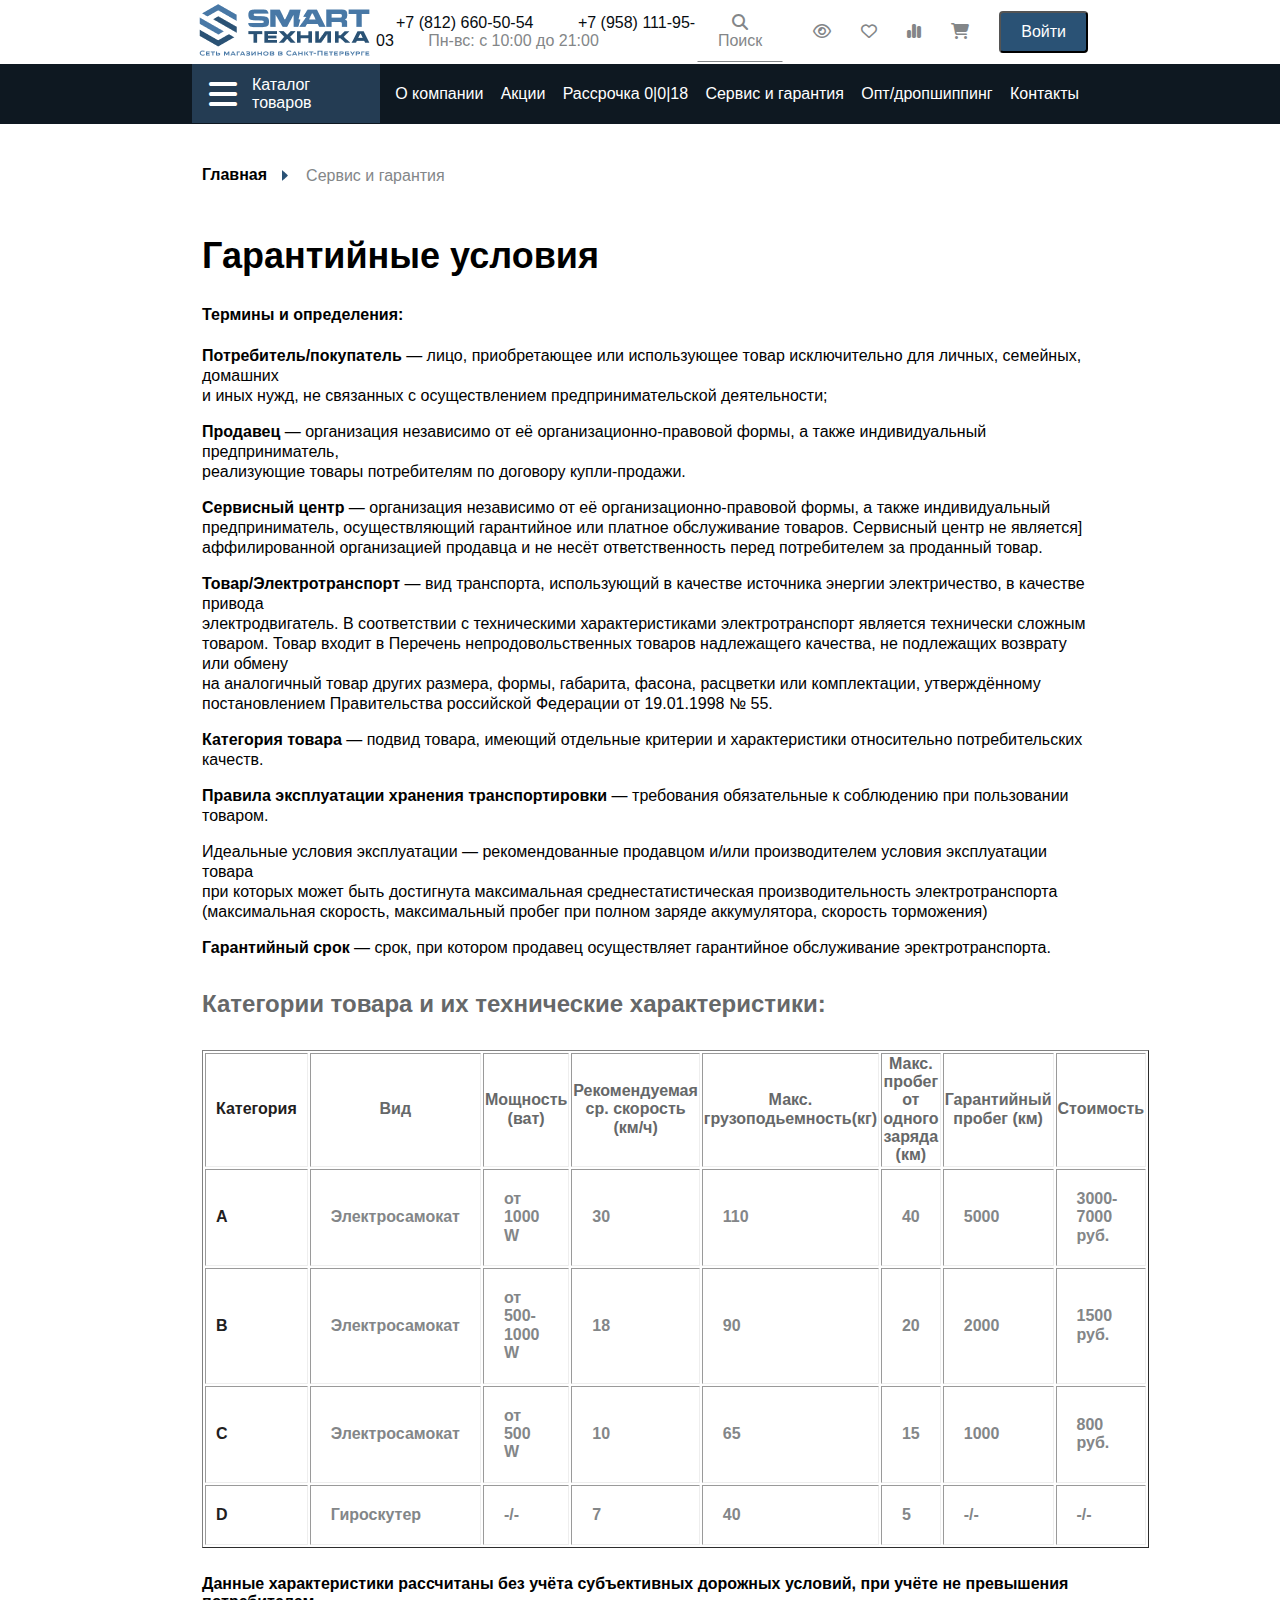
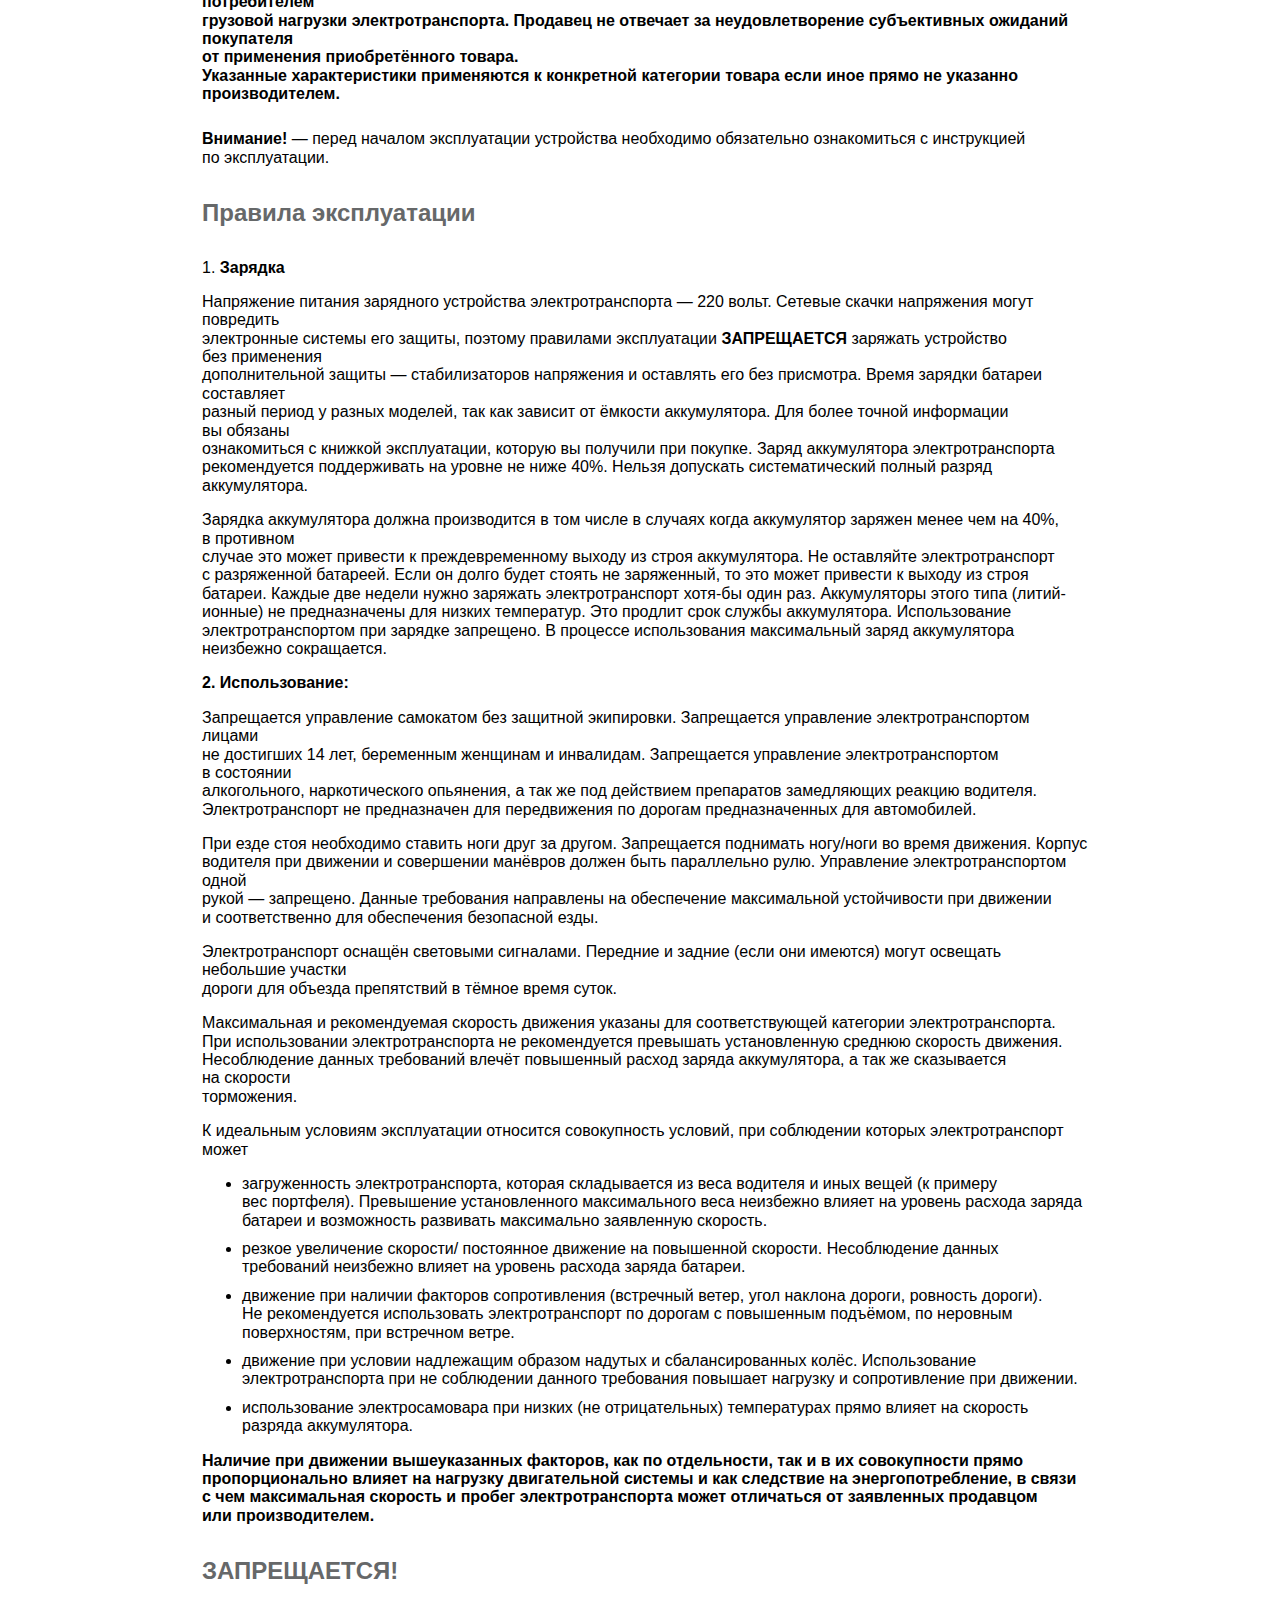
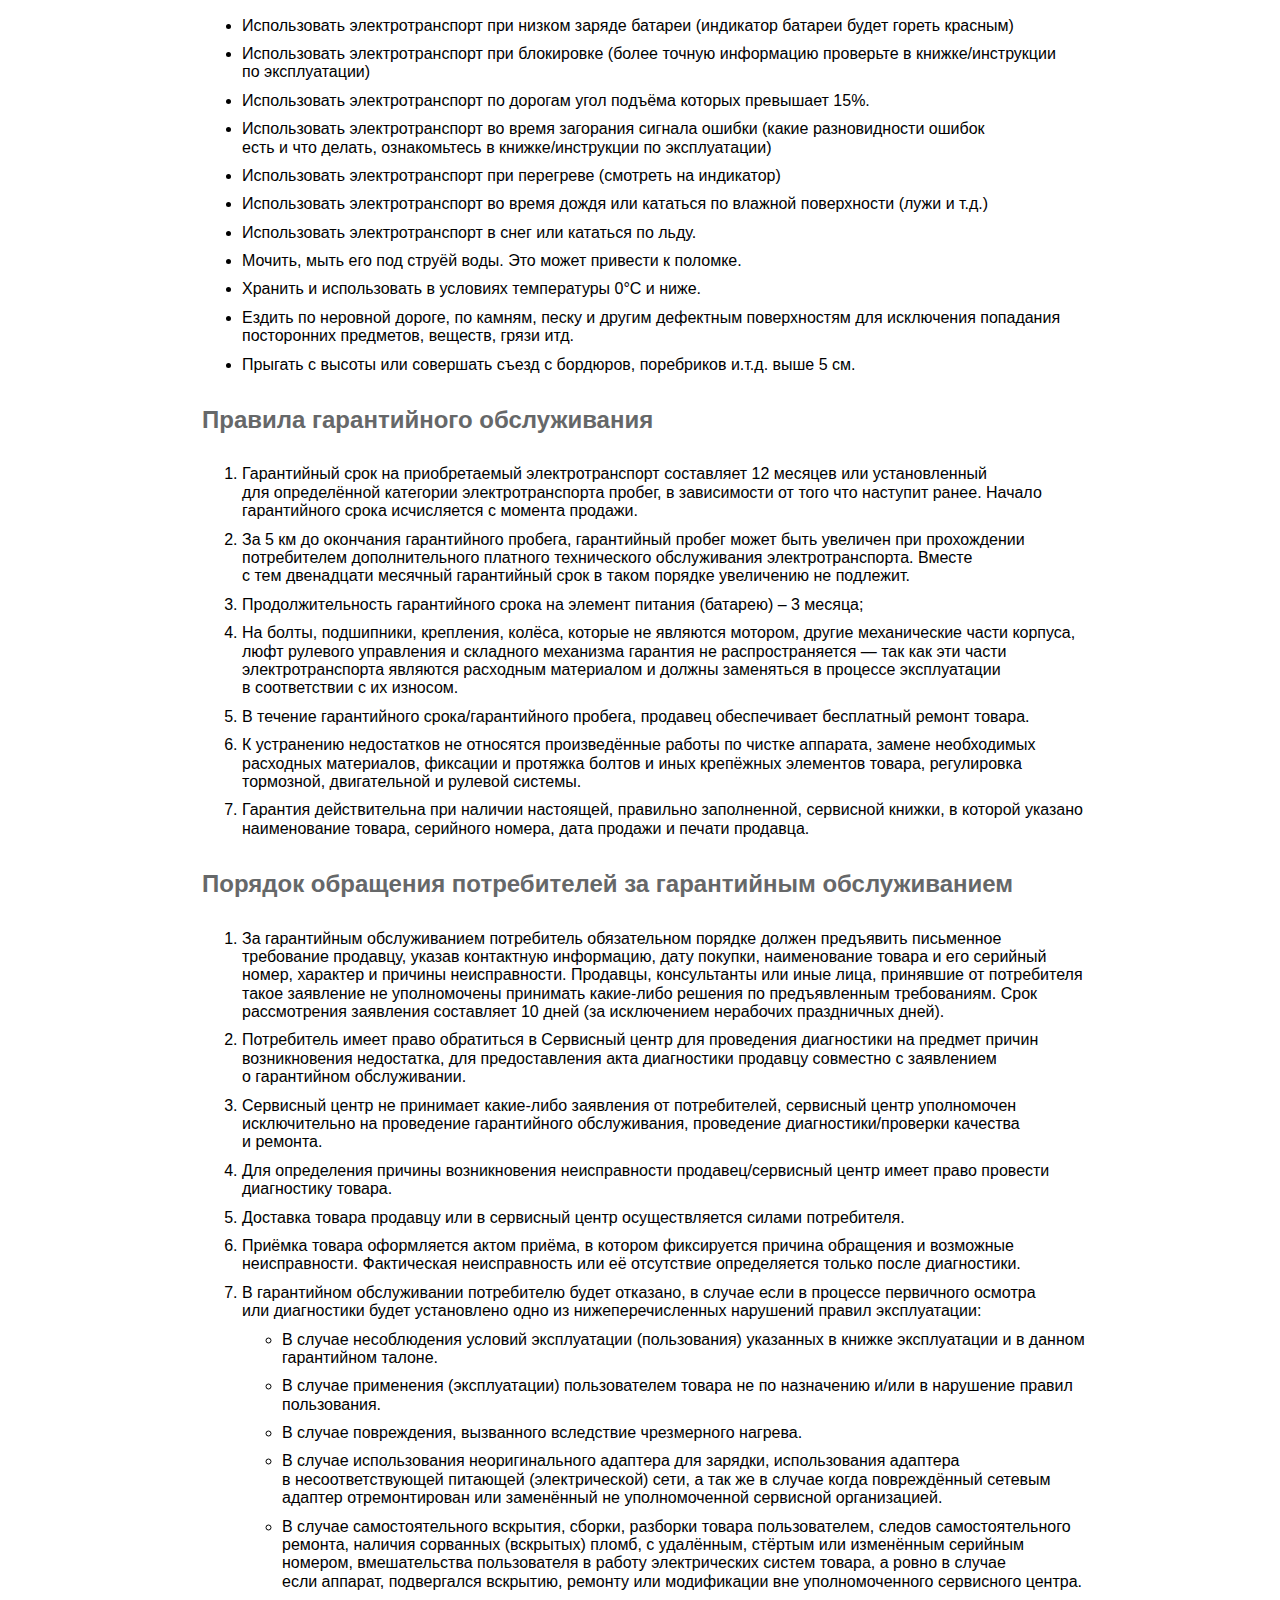
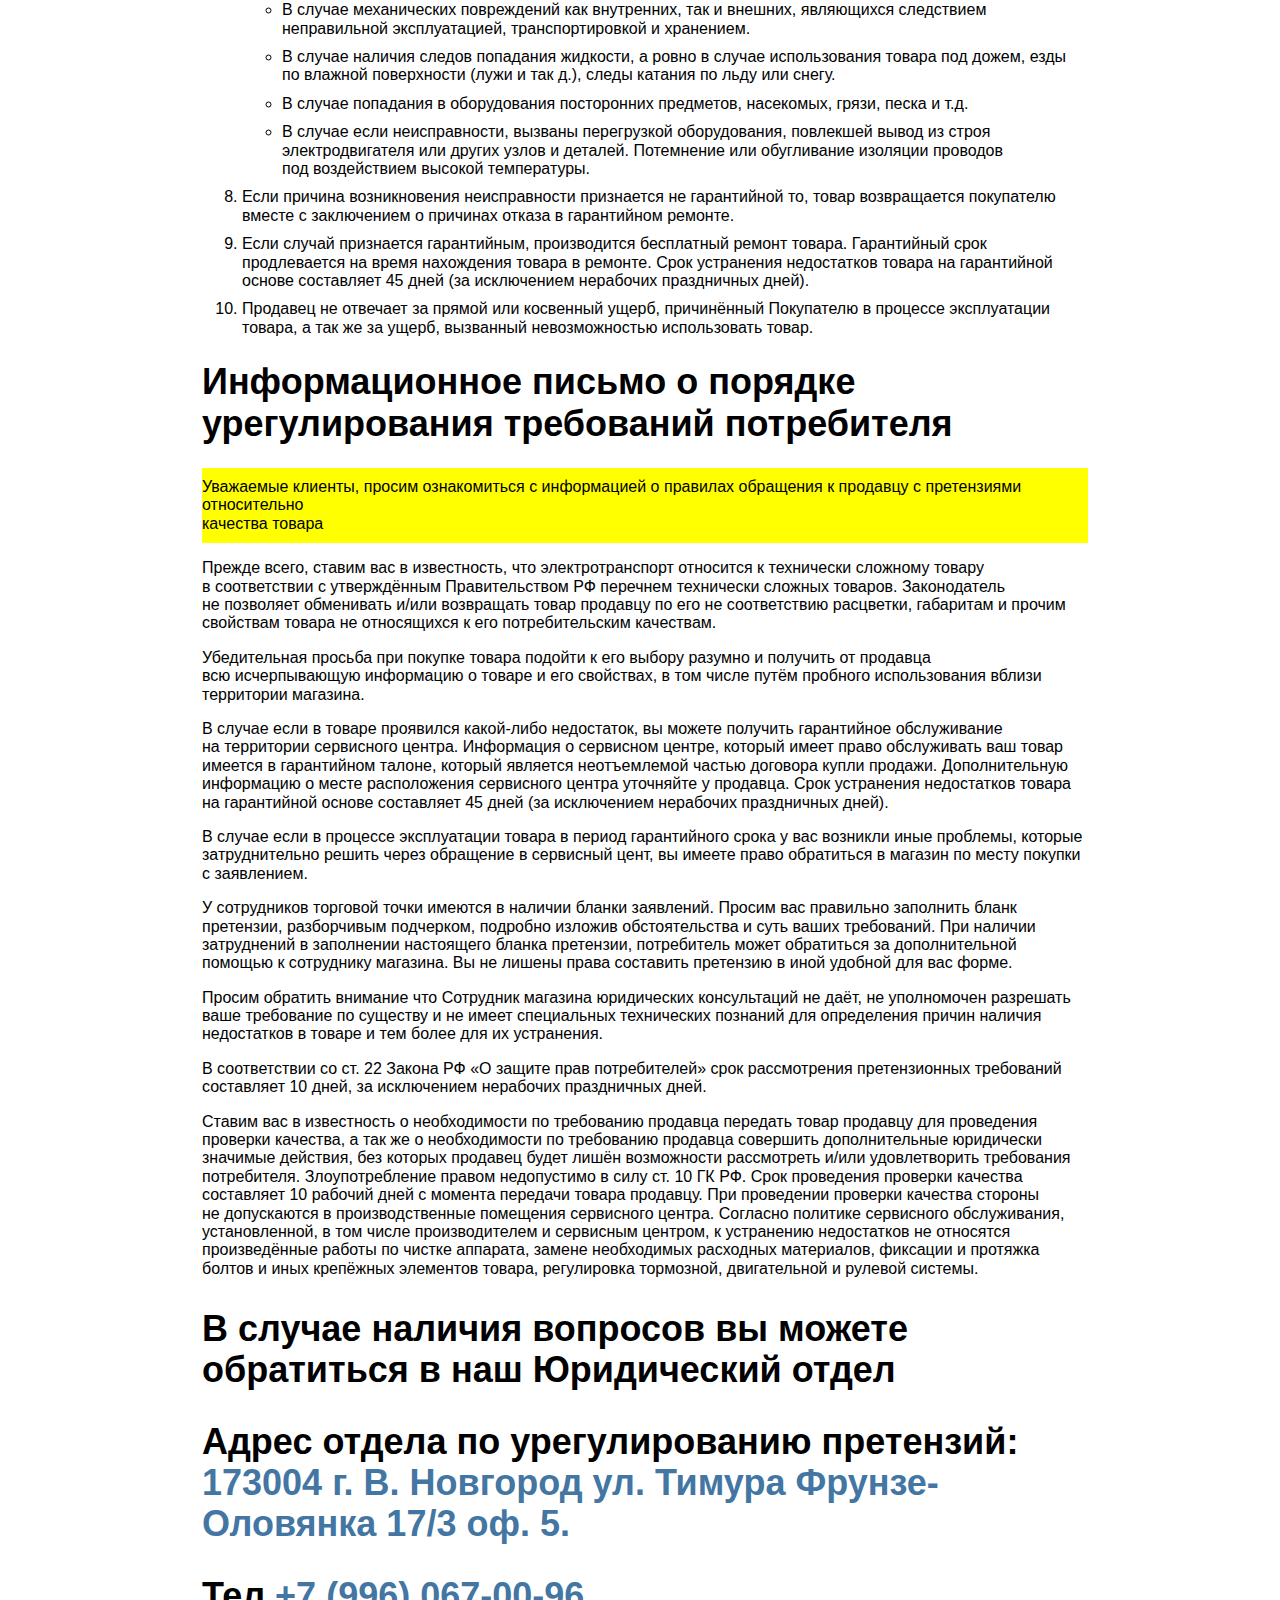
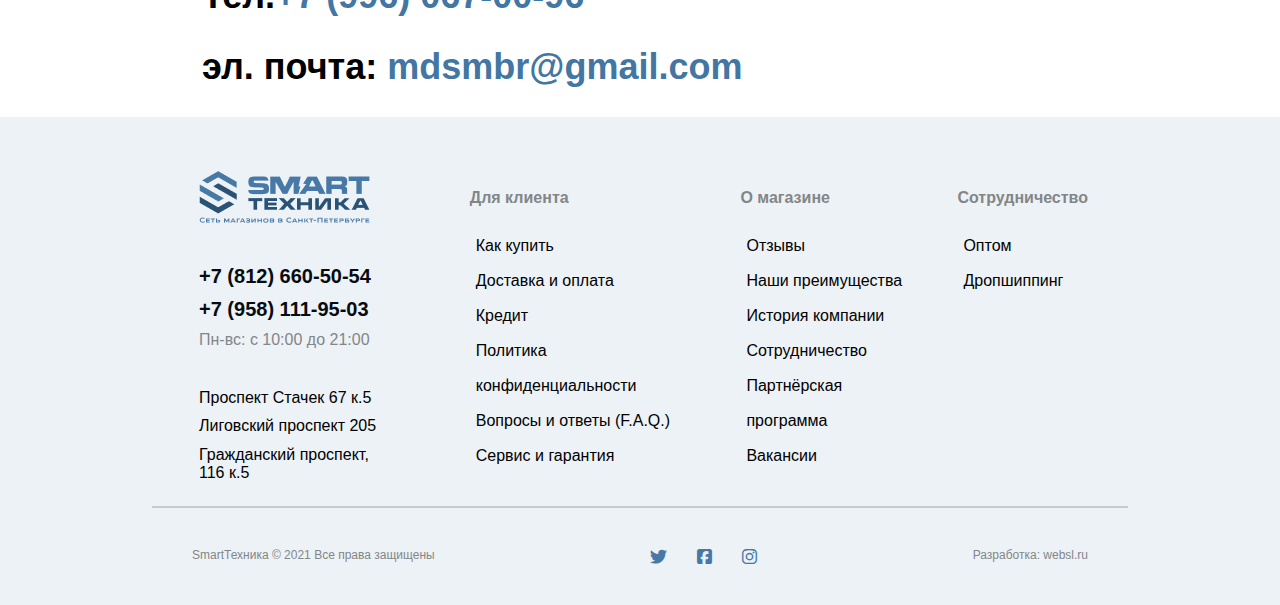
<file: service.html>
<!DOCTYPE html>
<html lang="en">
<head>
    <meta charset="UTF-8">
    <meta name="viewport" content="width=device-width, initial-scale=1.0">
    <link rel="stylesheet" href="./styles/normalize.css">
    <link rel="stylesheet" href="./styles/fontawesome-free-6.7.2-web/css/all.min.css">
    <link rel="stylesheet" href="./styles/fonts.css">
    <link rel="stylesheet" href="./styles/Exo2-VariableFont_wght.ttf">
    <link rel="stylesheet" href="https://unpkg.com/swiper/swiper-bundle.min.css"/>
    <link rel="stylesheet" href="./styles/service.css">
    <title>Document</title>
</head>
<body>
    <div class="navbar">
        <div class="navbar-content">
            <div class="logo">
                <a href="index.html"><img src="./styles/images/logo.png"></a>
            </div>
            <div class="info">
                <span><a href="tel:+78126605054">+7 (812) 660-50-54</a></span>
                <span><a href="tel:+79581119503">+7 (958) 111-95-03</a></span>
                <span style="color:#838688">Пн-вс: с 10:00 до 21:00</span>
            </div>
            
            <div class="icons">
                <button class="search-btn">
                     <i class="fa-solid fa-magnifying-glass"></i> 
                     Поиск
                </button>
                <a href="#view" class="icon-link">
                    <i class="fa-regular fa-eye"></i>
                </a>
                <a href="#wishlist" class="icon-link">
                    <i class="fa-regular fa-heart" id="icon-i"></i>
                </a>
                <a href="#stats" class="icon-link">
                    <i class="fa-solid fa-chart-simple" id="icon-i"></i>
                </a>
                <a href="#cart" class="icon-link">
                    <i class="fa-solid fa-cart-shopping" id="icon-i"></i>
                </a>
                <button class="icons-btn">Войти</button>
            </div>
        </div>
    </div>
    <div class="header">
        <div class="header-navbar">
            <div class="header-navbar-content">
                <div class="list-img-title">
                    <i class="fa-solid fa-bars"></i> 
                    <a href="" class="header-navbar-link-title"> Каталог товаров</a>
                </div>
            </div>
            <div class="header-navbar-side-list">
                <ul class="side-list" style="padding-left:15px;">
                    <li class="side-list">
                            <a href="about.html" class="side-link">О компании</a>
                    </li>
                    <li class="side-list">
                            <a href="" class="side-link">Акции</a>
                    </li>
                    <li class="side-list">
                            <a href="" class="side-link">Рассрочка 0|0|18</a>
                    </li>
                    <li class="side-list">
                            <a href="service.html" class="side-link">Сервис и гарантия</a>
                    </li>
                    <li class="side-list">
                            <a href="" class="side-link">Опт/дропшиппинг</a>
                    </li>
                    <li class="side-list">
                        <a href="" class="side-link">Контакты</a>
                    </li>
                </ul> 
            </div> 
        </div>
    </div>
    <div class="main-section">
        <div class="main-section-title">
            <h4>Главная</h4><img src="./styles/images/Polygon 1.png" class="span-img"><span class="span">Сервис и гарантия</span>
        </div>
        <div class="main-section-content">
            <div class="main-section-content-title">
                <h2>Гарантийные условия</h2>
            </div>
            <div class="main-section-content-terms">
                <h4>Термины и определения:</h4>
                <p>
                    <b>Потребитель/покупатель</b> — лицо, приобретающее или использующее товар исключительно для личных, семейных, домашних 
                    <br>
                    и иных нужд, не связанных с осуществлением предпринимательской деятельности;
                </p>
                <p>
                    <b>Продавец </b>— организация независимо от её организационно-правовой формы, а также индивидуальный предприниматель,
                <br>
                 реализующие товары потребителям по договору купли-продажи.
                </p>
                <p>
                    <b>Сервисный центр </b>— организация независимо от её организационно-правовой формы, а также индивидуальный
                    <br>
                     предприниматель, осуществляющий гарантийное или платное обслуживание товаров. Сервисный центр не является]
                     <br>
                      аффилированной организацией продавца и не несёт ответственность перед потребителем за проданный товар.
                </p>
                <p>
                <b>Товар/Электротранспорт</b> — вид транспорта, использующий в качестве источника энергии электричество, в качестве привода
                <br>
                    электродвигатель. В соответствии с техническими характеристиками электротранспорт является технически сложным 
                    <br>
                    товаром. Товар входит в Перечень непродовольственных товаров надлежащего качества, не подлежащих возврату или обмену
                    <br>
                    на аналогичный товар других размера, формы, габарита, фасона, расцветки или комплектации, утверждённому
                    <br>
                    постановлением Правительства российской Федерации от 19.01.1998 № 55.</p>
                <p>
                    <b>Категория товара </b>— подвид товара, имеющий отдельные критерии и характеристики относительно потребительских качеств.
                </p>
                <p>
                    <b> Правила эксплуатации хранения транспортировки </b>— требования обязательные к соблюдению при пользовании товаром.
                </p>
                <p>Идеальные условия эксплуатации — рекомендованные продавцом и/или производителем условия эксплуатации товара
                    <br>
                        при которых может быть достигнута максимальная среднестатистическая производительность электротранспорта 
                        <br>
                        (максимальная скорость, максимальный пробег при полном заряде аккумулятора, скорость торможения)
                </p>
                <p><b>Гарантийный срок </b>— срок, при котором продавец осуществляет гарантийное обслуживание эректротранспорта.</p>
            </div>
            <div class="table-section">
                <div class="main-section-content-title">
                    <h4 class="h4">Категории товара и их технические характеристики:</h4>
                </div>
                <table border="1">
                    <tr>
                        <th class="td">Категория</th>
                        <th>Вид</th>
                        <th>Мощность (ват)</th>
                        <th>Рекомендуемая ср. скорость (км/ч)</th>
                        <th>Макс. грузоподьемность(кг)</th>
                        <th>Макс. пробег от одного заряда (км)</th>
                        <th>Гарантийный пробег (км)</th>
                        <th>Стоимость </th>
                    </tr>
                        <tr>
                            <td class="td">А</td>
                            <td>Электросамокат</td>
                            <td>от 1000 W</td>
                            <td>30</td>
                            <td>110</td>
                            <td>40</td>
                            <td>5000</td>
                            <td>3000-7000 руб.</td>
                        </tr>
                        <tr>
                            <td class="td">B</td>
                            <td>Электросамокат</td>
                            <td>от 500- 1000 W</td>
                            <td>18</td>
                            <td>90</td>
                            <td>20</td>
                            <td>2000</td>
                            <td>1500 руб.</td>
                        </tr>
                        <tr>
                            <td class="td">C</td>
                            <td>Электросамокат</td>
                            <td>от 500 W</td>
                            <td>10</td>
                            <td>65</td>
                            <td>15</td>
                            <td>1000</td>
                            <td>800 руб.</td>
                        </tr>
                        <tr>
                            <td class="td">D</td>
                            <td>Гироскутер</td>
                            <td>-/-</td>
                            <td>7</td>
                            <td>40</td>
                            <td>5</td>
                            <td>-/-</td>
                            <td>-/-</td>
                        </tr>
                </table>
                <h5>Данные характеристики рассчитаны без учёта субъективных дорожных условий, при учёте не превышения потребителем 
                    <br>
                    грузовой нагрузки электротранспорта. Продавец не отвечает за неудовлетворение субъективных ожиданий покупателя
                    <br>
                     от применения приобретённого
                    товара.
                    <br>
                     Указанные характеристики применяются к конкретной категории товара если иное прямо не указанно производителем.
                </h5>
                     <p><b>Внимание!</b> — перед началом эксплуатации устройства необходимо обязательно ознакомиться с инструкцией по эксплуатации. </p>
                     <div class="main-section-content-title">
                        <h4 class="h4">Правила эксплуатации </h4>
                        <p>1.<b> Зарядка </b></p>
                          <p>Напряжение питания зарядного устройства электротранспорта — 220 вольт. Сетевые скачки напряжения могут повредить 
                            <br>
                            электронные системы его защиты, поэтому правилами эксплуатации <b>ЗАПРЕЩАЕТСЯ</b> заряжать устройство без применения
                            <br>
                             дополнительной защиты — стабилизаторов напряжения и оставлять его без присмотра. Время зарядки батареи составляет<br>
                             разный период у разных моделей, так как зависит от ёмкости аккумулятора. Для более точной информации вы обязаны
                            <br>
                              ознакомиться с книжкой эксплуатации, которую вы получили при покупке. Заряд аккумулятора электротранспорта 
                            <br>
                              рекомендуется поддерживать на уровне не ниже 40%. Нельзя допускать систематический полный разряд аккумулятора.
                            <br>
                        </p>
                        <p>Зарядка аккумулятора должна производится в том числе в случаях когда аккумулятор заряжен менее чем на 40%, в противном
                            <br>
                             случае это может привести к преждевременному выходу из строя аккумулятора. Не оставляйте электротранспорт 
                             <br>
                             с разряженной батареей. Если он долго будет стоять не заряженный, то это может привести к выходу из строя батареи. Каждые две недели нужно заряжать электротранспорт хотя-бы один раз. Аккумуляторы этого типа (литий-ионные) не предназначены для низких температур. Это продлит срок службы аккумулятора. Использование электротранспортом при зарядке запрещено. В процессе использования максимальный заряд аккумулятора неизбежно сокращается.

                        </p>
                        </p>
                           <p><b> 2. Использование: </b></p>
                        <p>Запрещается управление самокатом без защитной экипировки. Запрещается управление электротранспортом лицами 
                            <br>
                            не достигших 14 лет, беременным женщинам и инвалидам. Запрещается управление электротранспортом в состоянии
                            <br>
                             алкогольного, наркотического опьянения, а так же под действием препаратов замедляющих реакцию водителя.
                             <br>
                              Электротранспорт не предназначен для передвижения по дорогам предназначенных для автомобилей. </p>
                              <p>
                            При езде стоя необходимо ставить ноги друг за другом. Запрещается поднимать ногу/ноги во время движения. Корпус
                            <br>
                             водителя при движении и совершении манёвров должен быть параллельно рулю. Управление электротранспортом одной
                            <br>
                              рукой — запрещено. Данные требования направлены на обеспечение максимальной устойчивости при движении
                            <br>
                               и соответственно для обеспечения безопасной езды. 
                        </p>
                        <p>Электротранспорт оснащён световыми сигналами. Передние и задние (если они имеются) могут освещать небольшие участки
                            <br>
                             дороги для объезда препятствий в тёмное время суток. </p>
                        <p>Максимальная и рекомендуемая скорость движения указаны для соответствующей категории электротранспорта.
                            <br>
                             При использовании электротранспорта не рекомендуется превышать установленную среднюю скорость движения.
                             <br>
                              Несоблюдение данных требований влечёт повышенный расход заряда аккумулятора, а так же сказывается на скорости
                              <br>
                               торможения.
                        <p>К идеальным условиям эксплуатации относится совокупность условий, при соблюдении которых электротранспорт может
                            <br>
                            <ul class="list">
                                <li>загруженность электротранспорта, которая складывается из веса водителя и иных вещей (к примеру вес портфеля). Превышение установленного максимального веса неизбежно влияет на уровень расхода заряда батареи и возможность развивать максимально заявленную скорость.</li>
                                <li> резкое увеличение скорости/ постоянное движение на повышенной скорости. Несоблюдение данных требований неизбежно влияет на уровень расхода заряда батареи.</li>
                                <li>  движение при наличии факторов сопротивления (встречный ветер, угол наклона дороги, ровность дороги). Не рекомендуется использовать электротранспорт по дорогам с повышенным подъёмом, по неровным поверхностям, при встречном ветре.</li>
                                <li> движение при условии надлежащим образом надутых и сбалансированных колёс. Использование электротранспорта при не соблюдении данного требования повышает нагрузку и сопротивление при движении.</li>
                                <li> использование электросамовара при низких (не отрицательных) температурах прямо влияет на скорость разряда аккумулятора.</li>
                            </ul>
                        <p><b>Наличие при движении вышеуказанных факторов, как по отдельности, так и в их совокупности прямо пропорционально влияет на нагрузку двигательной системы и как следствие на энергопотребление, в связи с чем максимальная скорость и пробег электротранспорта может отличаться от заявленных продавцом или производителем.</b></p>
                        <h4 class="h4">ЗАПРЕЩАЕТСЯ!</h4> 
                        <ul class="list">
                            <li>Использовать электротранспорт при низком заряде батареи (индикатор батареи будет гореть красным)</li>
                            <li> Использовать электротранспорт при блокировке (более точную информацию проверьте в книжке/инструкции по эксплуатации)</li>
                            <li> Использовать электротранспорт по дорогам угол подъёма которых превышает 15%.</li>
                            <li>Использовать электротранспорт во время загорания сигнала ошибки (какие разновидности ошибок есть и что делать, ознакомьтесь в книжке/инструкции по эксплуатации)</li>
                            <li>   Использовать электротранспорт при перегреве (смотреть на индикатор)</li>
                            <li> Использовать электротранспорт во время дождя или кататься по влажной поверхности (лужи и т.д.)</li>
                            <li> Использовать электротранспорт в снег или кататься по льду.</li>
                            <li> Мочить, мыть его под струёй воды. Это может привести к поломке.</li>
                            <li> Хранить и использовать в условиях температуры 0°C и ниже.</li>
                            <li> Ездить по неровной дороге, по камням, песку и другим дефектным поверхностям для исключения попадания посторонних предметов, веществ, грязи итд.</li>
                            <li>Прыгать с высоты или совершать съезд с бордюров, поребриков и.т.д. выше 5 см.</li>
                        </ul>   
                        <h4 class="h4">Правила гарантийного обслуживания</h4> 
                        <ol class="list">
                            <li>Гарантийный срок на приобретаемый электротранспорт составляет 12 месяцев или установленный для определённой категории электротранспорта пробег, в зависимости от того что наступит ранее. Начало гарантийного срока исчисляется с момента продажи.</li>
                            <li> За 5 км до окончания гарантийного пробега, гарантийный пробег может быть увеличен при прохождении потребителем дополнительного платного технического обслуживания электротранспорта. Вместе с тем двенадцати месячный гарантийный срок в таком порядке увеличению не подлежит.</li>
                            <li> Продолжительность гарантийного срока на элемент питания (батарею) – 3 месяца;</li>
                            <li> На болты, подшипники, крепления, колёса, которые не являются мотором, другие механические части корпуса, люфт рулевого управления и складного механизма гарантия не распространяется — так как эти части электротранспорта являются расходным материалом и должны заменяться в процессе эксплуатации в соответствии с их износом.</li>
                            <li> В течение гарантийного срока/гарантийного пробега, продавец обеспечивает бесплатный ремонт товара.</li>
                            <li> К устранению недостатков не относятся произведённые работы по чистке аппарата, замене необходимых расходных материалов, фиксации и протяжка болтов и иных крепёжных элементов товара, регулировка тормозной, двигательной и рулевой системы.</li>
                            <li>Гарантия действительна при наличии настоящей, правильно заполненной, сервисной книжки, в которой указано наименование товара, серийного номера, дата продажи и печати продавца.</li>
                        </ol>
                        <h4 class="h4">Порядок обращения потребителей за гарантийным обслуживанием</h4> 
                        <ol class="list">
                            <li>За гарантийным обслуживанием потребитель обязательном порядке должен предъявить письменное требование продавцу, указав контактную информацию, дату покупки, наименование товара и его серийный номер, характер и причины неисправности. Продавцы, консультанты или иные лица, принявшие от потребителя такое заявление не уполномочены принимать какие-либо решения по предъявленным требованиям. Срок рассмотрения заявления составляет 10 дней (за исключением нерабочих праздничных дней).
                            <li> Потребитель имеет право обратиться в Сервисный центр для проведения диагностики на предмет причин возникновения недостатка, для предоставления акта диагностики продавцу совместно с заявлением о гарантийном обслуживании.</li>
                            <li> Сервисный центр не принимает какие-либо заявления от потребителей, сервисный центр уполномочен исключительно на проведение гарантийного обслуживания, проведение диагностики/проверки качества и ремонта.</li>
                            <li> Для определения причины возникновения неисправности продавец/сервисный центр имеет право провести диагностику товара.</li>
                            <li>Доставка товара продавцу или в сервисный центр осуществляется силами потребителя.</li>
                            <li> Приёмка товара оформляется актом приёма, в котором фиксируется причина обращения и возможные неисправности. Фактическая неисправность или её отсутствие определяется только после диагностики.</li>
                            <li>   В гарантийном обслуживании потребителю будет отказано, в случае если в процессе первичного осмотра или диагностики будет установлено одно из нижеперечисленных нарушений правил эксплуатации:</li>
                        <ul class="list">
                            <li> В случае несоблюдения условий эксплуатации (пользования) указанных в книжке эксплуатации и в данном гарантийном талоне.</li>
                            <li> В случае применения (эксплуатации) пользователем товара не по назначению и/или в нарушение правил пользования.</li>
                            <li>  В случае повреждения, вызванного вследствие чрезмерного нагрева.</li>
                            <li> В случае использования неоригинального адаптера для зарядки, использования адаптера в несоответствующей питающей (электрической) сети, а так же в случае когда повреждённый сетевым адаптер отремонтирован или заменённый не уполномоченной сервисной организацией.</li>
                            <li>  В случае самостоятельного вскрытия, сборки, разборки товара пользователем, следов самостоятельного ремонта, наличия сорванных (вскрытых) пломб, с удалённым, стёртым или изменённым серийным номером, вмешательства пользователя в работу электрических систем товара, а ровно в случае если аппарат, подвергался вскрытию, ремонту или модификации вне уполномоченного сервисного центра.</li>
                            <li> В случае механических повреждений как внутренних, так и внешних, являющихся следствием неправильной эксплуатацией, транспортировкой и хранением.</li>
                            <li> В случае наличия следов попадания жидкости, а ровно в случае использования товара под дожем, езды по влажной поверхности (лужи и так д.), следы катания по льду или снегу.</li>
                            <li> В случае попадания в оборудования посторонних предметов, насекомых, грязи, песка и т.д.</li>
                            <li> В случае если неисправности, вызваны перегрузкой оборудования, повлекшей вывод из строя электродвигателя или других узлов и деталей. Потемнение или обугливание изоляции проводов под воздействием высокой температуры.</li>
                        </ul>
                        <li>Если причина возникновения неисправности признается не гарантийной то, товар возвращается покупателю вместе с заключением о причинах отказа в гарантийном ремонте.</li>
                        <li>Если случай признается гарантийным, производится бесплатный ремонт товара. Гарантийный срок продлевается на время нахождения товара в ремонте. Срок устранения недостатков товара на гарантийной основе составляет 45 дней (за исключением нерабочих праздничных дней).</li>
                        <li>Продавец не отвечает за прямой или косвенный ущерб, причинённый Покупателю в процессе эксплуатации товара, а так же за ущерб, вызванный невозможностью использовать товар.</li>
                    </ol>
                    <h1>Информационное письмо о порядке урегулирования требований потребителя</h1>
                    <p class="colored-p">Уважаемые клиенты, просим ознакомиться с информацией о правилах обращения к продавцу с претензиями относительно 
                        <br>
                        качества товара</p>
                    <p>Прежде всего, ставим вас в известность, что электротранспорт относится к технически сложному товару в соответствии с утверждённым Правительством РФ перечнем технически сложных товаров. Законодатель не позволяет обменивать и/или возвращать товар продавцу по его не соответствию расцветки, габаритам и прочим свойствам товара не относящихся к его потребительским качествам.</p>
                    <p> Убедительная просьба при покупке товара подойти к его выбору разумно и получить от продавца всю исчерпывающую информацию о товаре и его свойствах, в том числе путём пробного использования вблизи территории магазина.</p>
                    <p> В случае если в товаре проявился какой-либо недостаток, вы можете получить гарантийное обслуживание на территории сервисного центра. Информация о сервисном центре, который имеет право обслуживать ваш товар имеется в гарантийном талоне, который является неотъемлемой частью договора купли продажи. Дополнительную информацию о месте расположения сервисного центра уточняйте у продавца. Срок устранения недостатков товара на гарантийной основе составляет 45 дней (за исключением нерабочих праздничных дней).</p>
                    <p> В случае если в процессе эксплуатации товара в период гарантийного срока у вас возникли иные проблемы, которые затруднительно решить через обращение в сервисный цент, вы имеете право обратиться в магазин по месту покупки с заявлением.
                    <p> У сотрудников торговой точки имеются в наличии бланки заявлений. Просим вас правильно заполнить бланк претензии, разборчивым подчерком, подробно изложив обстоятельства и суть ваших требований. При наличии затруднений в заполнении настоящего бланка претензии, потребитель может обратиться за дополнительной помощью к сотруднику магазина. Вы не лишены права составить претензию в иной удобной для вас форме.</p>
                    <p>Просим обратить внимание что Сотрудник магазина юридических консультаций не даёт, не уполномочен разрешать ваше требование по существу и не имеет специальных технических познаний для определения причин наличия недостатков в товаре и тем более для их устранения.</p>
                    <p> В соответствии со ст. 22 Закона РФ «О защите прав потребителей» срок рассмотрения претензионных требований составляет 10 дней, за исключением нерабочих праздничных дней.</p>
                    <p>Ставим вас в известность о необходимости по требованию продавца передать товар продавцу для проведения проверки качества, а так же о необходимости по требованию продавца совершить дополнительные юридически значимые действия, без которых продавец будет лишён возможности рассмотреть и/или удовлетворить требования потребителя. Злоупотребление правом недопустимо в силу ст. 10 ГК РФ. Срок проведения проверки качества составляет 10 рабочий дней с момента передачи товара продавцу. При проведении проверки качества стороны не допускаются в производственные помещения сервисного центра. Согласно политике сервисного обслуживания, установленной, в том числе производителем и сервисным центром, к устранению недостатков не относятся произведённые работы по чистке аппарата, замене необходимых расходных материалов, фиксации и протяжка болтов и иных крепёжных элементов товара, регулировка тормозной, двигательной и рулевой системы.</p>
                    <h2>В случае наличия вопросов вы можете обратиться в наш Юридический отдел</h2>
                     <h2> Адрес отдела по урегулированию претензий:<a class="link" href="#"> 173004 г. В. Новгород ул. Тимура Фрунзе-Оловянка 17/3 оф. 5.</a></h2>
                    <h2>Тел.<a class="link" href="#">+7 (996) 067-00-96</a></h2>
                    <h2> эл. почта:<a class="link" href="#"> mdsmbr@gmail.com</a></h2>
                </div>
            </div>
        </div>
    </div>
        <div class="footer">
            <div class="footer-content">
                <div class="logo-content">
                    <div class="footer-logo">
                        <img src="./styles/images/logo.png">
                    </div>
                    <div class="footer-info">
                        <ul class="footer-info-list">
                            <li><a href="tel:+78126605054" class="tel">+7 (812) 660-50-54</a></li>
                            <li><a href="tel:+79581119503" class="tel">+7 (958) 111-95-03</a></li>
                            <li style="color:#838688">Пн-вс: с 10:00 до 21:00</li>
                        </ul>
                    </div>
                    <div class="address">
                        <ul class="footer-info-adress-list">
                            <li>Проспект Стачек 67 к.5</li>
                            <li>Лиговский проспект 205</li>
                            <li>Гражданский проспект, 116 к.5</li>
                        </ul>
                    </div>
                </div>
                <div class="client-content">
                    <h4 class="client-content-title">Для клиента</h4>
                    <ul class="footer-list">
                        <li class="footer-li">
                            <a class="footer-link">Как купить</a>
                        </li>
                        <li class="footer-li">
                            <a class="footer-link">Доставка и оплата</a>
                        </li>
                        <li class="footer-li">
                            <a class="footer-link">Кредит</a>
                        </li>
                        <li class="footer-li">
                            <a class="footer-link">Политика конфиденциальности</a>
                        </li>
                        <li class="footer-li">
                            <a class="footer-link">Вопросы и ответы (F.A.Q.)</a>
                        </li>
                        <li class="footer-li">
                            <a class="footer-link">Сервис и гарантия</a>
                        </li>
                    </ul>
                </div>
                <div class="store-content">
                    <h4 class="store-content-title">О магазине</h4>
                    <ul class="footer-list">
                        <li class="footer-li">
                            <a class="footer-link">Отзывы</a>
                        </li>
                        <li class="footer-li">
                            <a class="footer-link">Наши преимущества</a>
                        </li>
                        <li class="footer-li">
                            <a class="footer-link">История компании</a>
                        </li>
                        <li class="footer-li">
                            <a class="footer-link">Сотрудничество</a>
                        </li>
                        <li class="footer-li">
                            <a class="footer-link">Партнёрская программа</a>
                        </li>
                        <li class="footer-li">
                            <a class="footer-link">Вакансии</a>
                        </li>
                    </ul>
                </div>
                <div class="contact-content">
                    <h4 class="contact-content-title">Сотрудничество</h4>
                    <ul class="footer-list">
                        <li class="footer-li">
                            <a class="footer-link">Оптом</a>
                        </li>
                        <li class="footer-li">
                            <a class="footer-link">Дропшиппинг</a>
                        </li>
                    </ul>
                </div>
            </div>
            <div class="footer-rights">
                <span>SmartТехника © 2021 Все права защищены</span>
                <div class="social-media">
                    <i class="fa-brands fa-twitter"></i>
                    <i class="fa-brands fa-square-facebook"></i>
                    <i class="fa-brands fa-instagram"></i>
                </div>
                <span>Разработка: websl.ru</span>
            </div>
        </div>
    
</body>
</html>
</file>
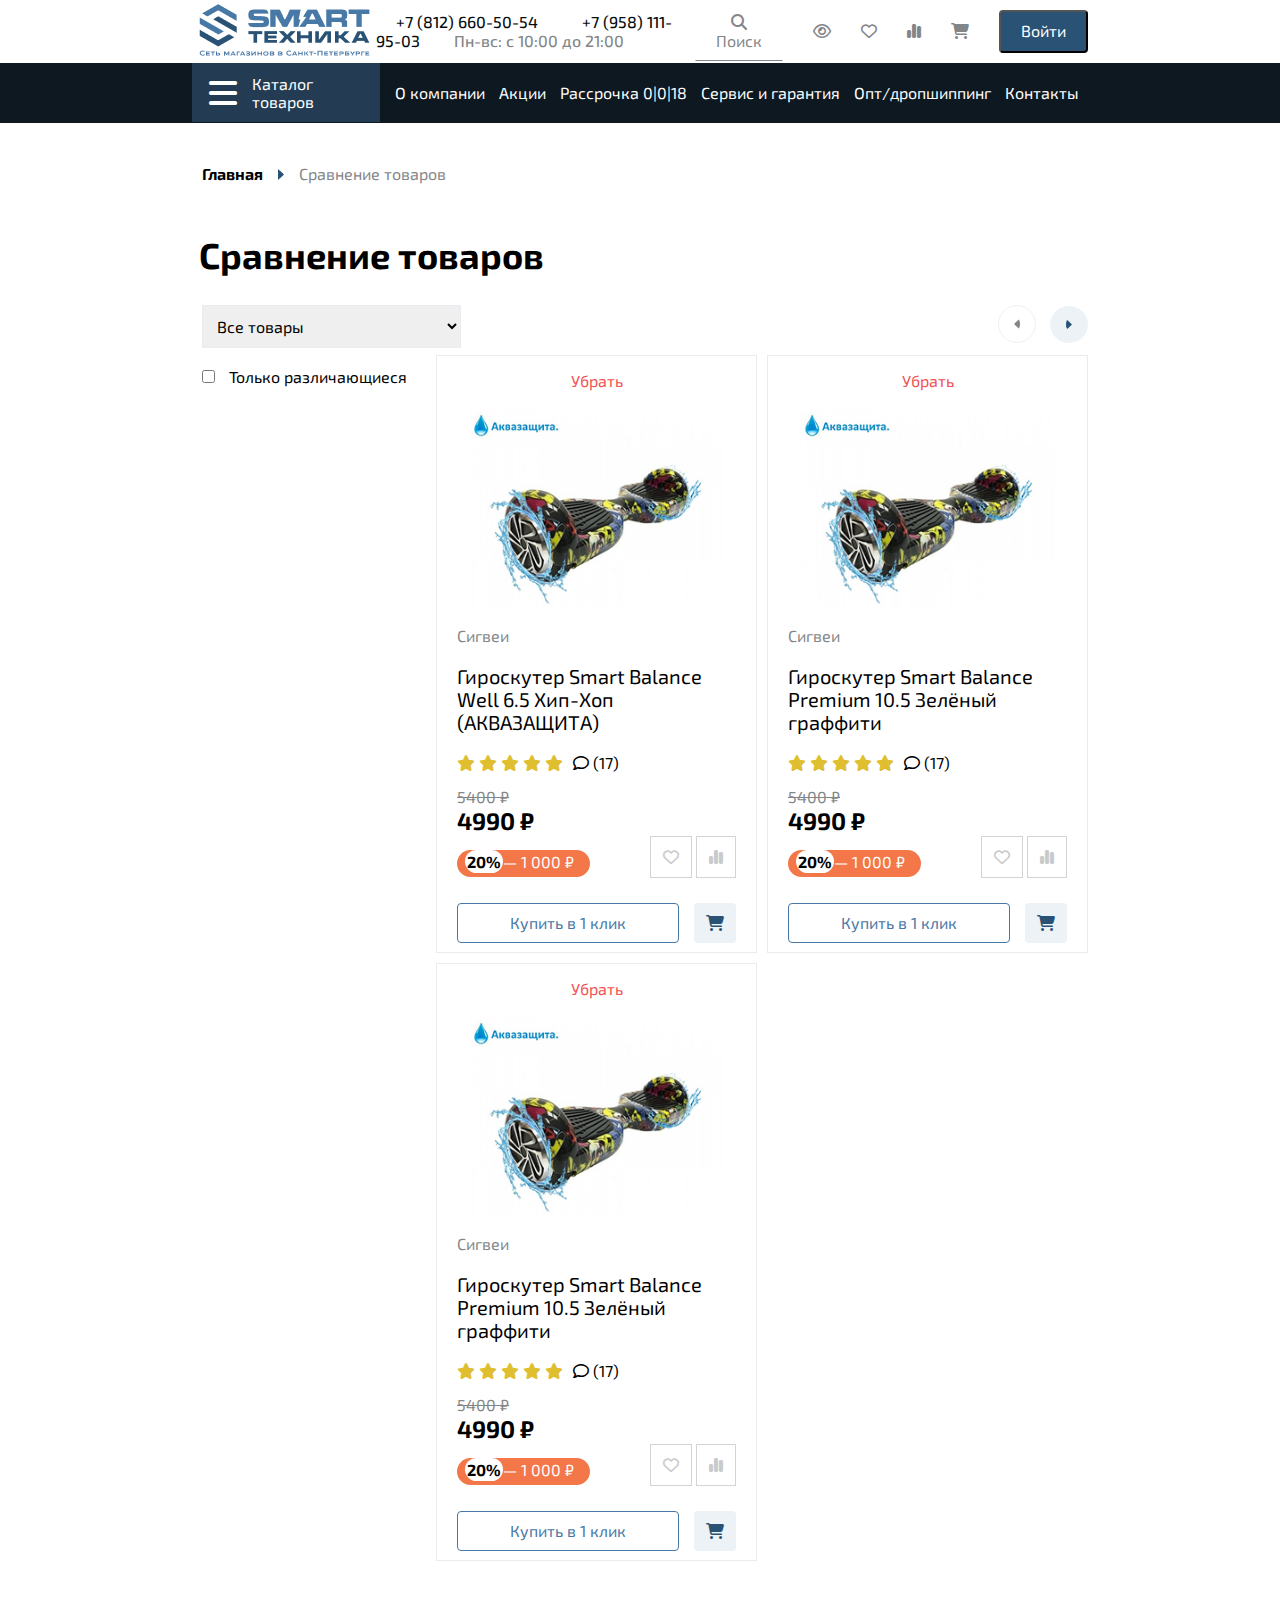
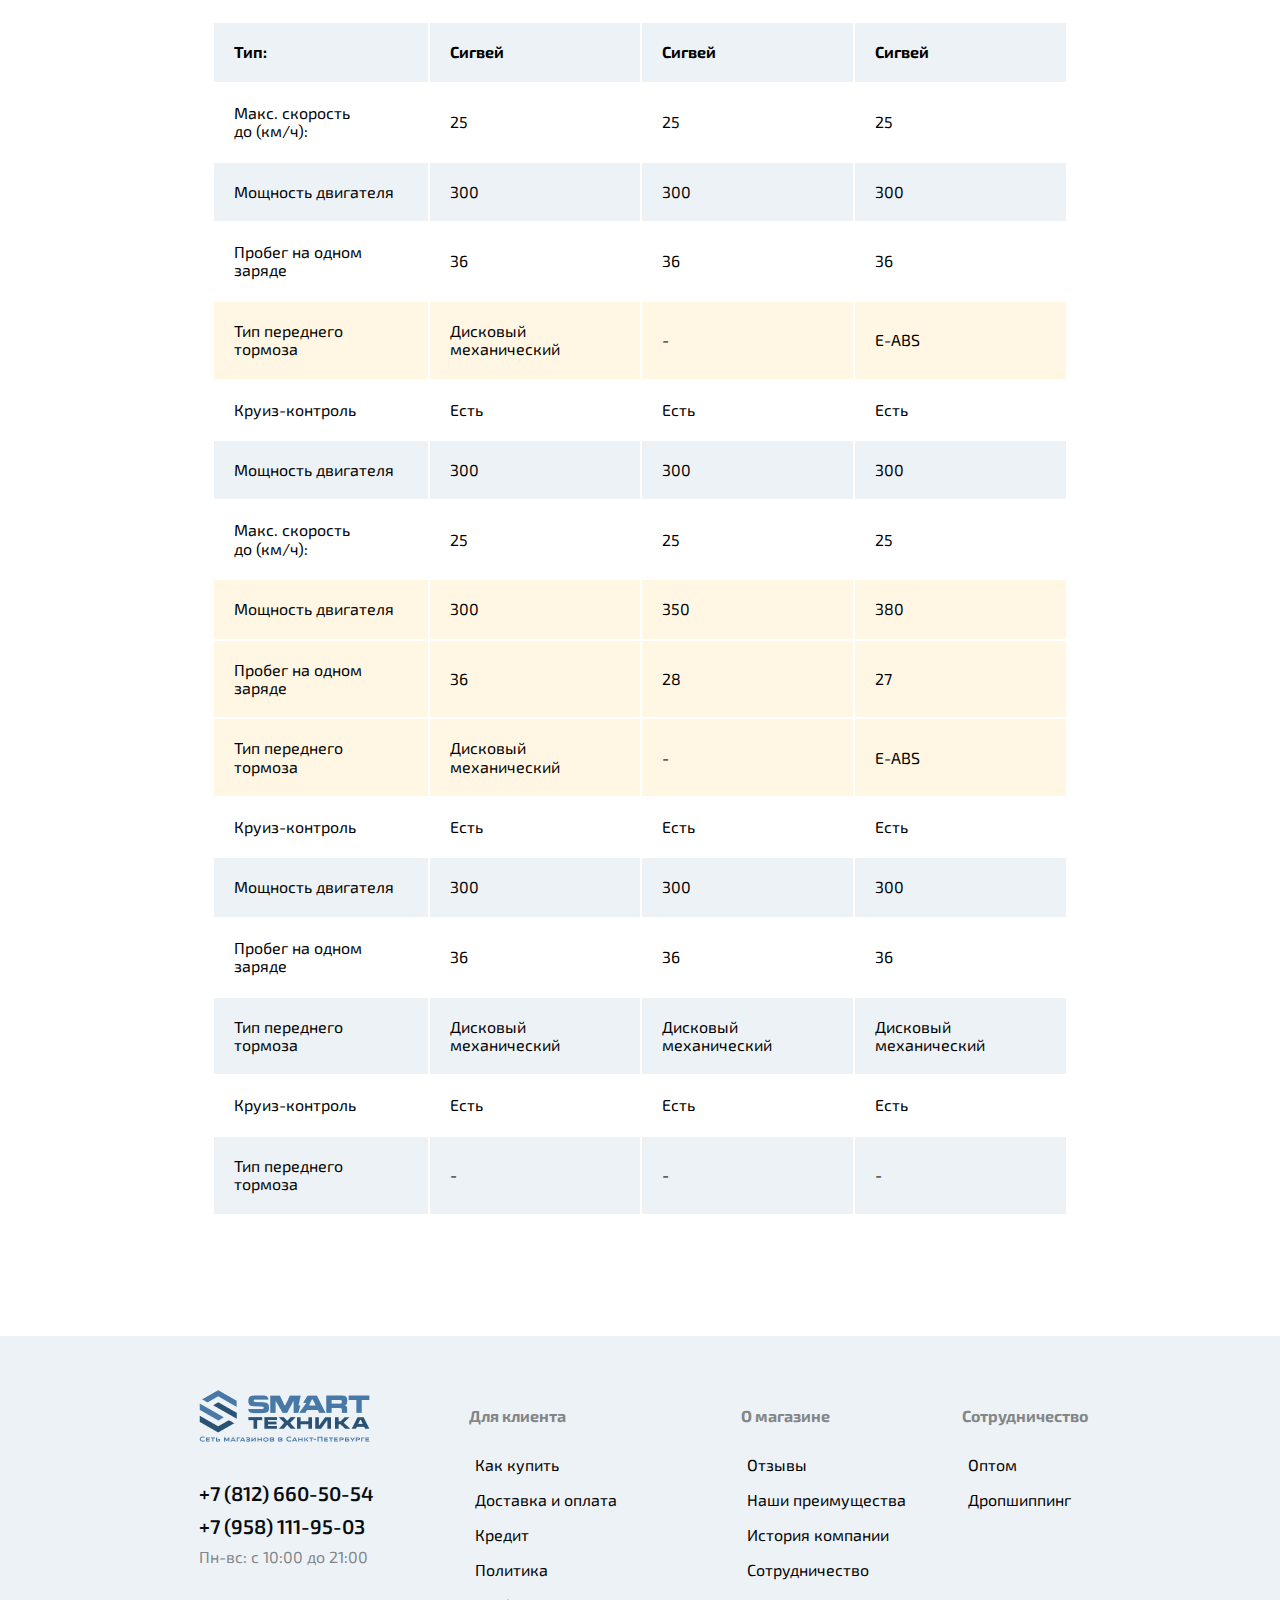
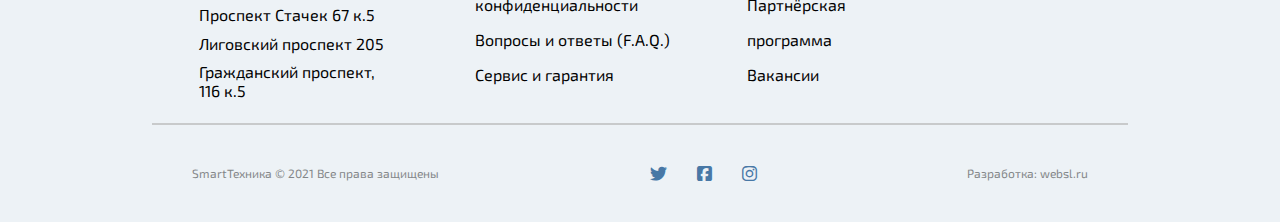
<file: stats.html>
<!DOCTYPE html>
<html lang="en">
<head>
    <meta charset="UTF-8">
    <meta name="viewport" content="width=device-width, initial-scale=1.0">
    <link rel="stylesheet" href="./styles/normalize.css">
    <link rel="stylesheet" href="./styles/fontawesome-free-6.7.2-web/css/all.min.css">
    <link rel="stylesheet" href="./styles/fonts.css">
    <link rel="preconnect" href="https://fonts.googleapis.com">
    <link rel="preconnect" href="https://fonts.gstatic.com" crossorigin>
    <link href="https://fonts.googleapis.com/css2?family=Exo+2:ital,wght@0,100..900;1,100..900&display=swap" rel="stylesheet">
    <link rel="stylesheet" href="https://unpkg.com/swiper/swiper-bundle.min.css"/>
    <link rel="stylesheet" href="./styles/stats.css">
    <title>Document</title>
</head>
<body>
    <div class="navbar">
        <div class="navbar-content">
            <div class="logo">
               <a href="index.html"><img src="./styles/images/logo.png"></a> 
            </div>
            <div class="info">
                <span><a href="tel:+78126605054">+7 (812) 660-50-54</a></span>
                <span><a href="tel:+79581119503">+7 (958) 111-95-03</a></span>
                <span style="color:#838688">Пн-вс: с 10:00 до 21:00</span>
            </div>
            
            <div class="icons">
                <button class="search-btn">
                     <i class="fa-solid fa-magnifying-glass"></i> 
                     Поиск
                </button>
                <a href="view.html" class="icon-link">
                    <i class="fa-regular fa-eye"></i>
                </a>
                <a href="#wishlist" class="icon-link">
                    <i class="fa-regular fa-heart" id="icon-i"></i>
                </a>
                <a href="stats.html" class="icon-link">
                    <i class="fa-solid fa-chart-simple" id="icon-i"></i>
                </a>
                <a href="#cart" class="icon-link">
                    <i class="fa-solid fa-cart-shopping" id="icon-i"></i>
                </a>
                <button class="icons-btn">Войти</button>
            </div>
        </div>
    </div>
    <div class="header">
        <div class="header-navbar">
            <div class="header-navbar-content">
                <div class="list-img-title">
                    <i class="fa-solid fa-bars"></i> 
                    <a href="" class="header-navbar-link-title"> Каталог товаров</a>
                </div>
            </div>
            <div class="header-navbar-side-list">
                <ul class="side-list" style="padding-left:15px;">
                    <li class="side-list">
                            <a href="about.html" class="side-link">О компании</a>
                    </li>
                    <li class="side-list">
                            <a href="" class="side-link">Акции</a>
                    </li>
                    <li class="side-list">
                            <a href="" class="side-link">Рассрочка 0|0|18</a>
                    </li>
                    <li class="side-list">
                            <a href="service.html" class="side-link">Сервис и гарантия</a>
                    </li>
                    <li class="side-list">
                            <a href="" class="side-link">Опт/дропшиппинг</a>
                    </li>
                    <li class="side-list">
                        <a href="" class="side-link">Контакты</a>
                    </li>
                </ul> 
            </div> 
        </div>
    </div>
    <div class="wrapper">
        <div class="main-section">
            <div class="main-section-title">
                <h4>Главная</h4><img src="./styles/images/Polygon 1.png" class="span-img"><span style="margin-left:15px">Сравнение товаров</span>
            </div>
            <div class="main-section-content-title">
                <h2>Сравнение товаров</h2>
            </div>
            <div class="main-section-content-wrapper">
                <div class="main-section-content-accardion">
                    <div class="select-content" style="margin-left:10px;">
                        <select>
                            <option value="">Все товары</option>
                            <option value="option1" class="option">Гироскутер</option>
                            <option value="option2" class="option">Гироскутер</option>
                            <option value="option3" class="option">Гироскутер </option>
                        </select>
                    </div>
                    <div class="input-content" style="margin-left:10px;" >
                        <label>
                            <input type="checkbox" id="acceptPrivacy" name="acceptPrivacy" value="yes" >
                            <span style="margin-left:10px;">Только различающиеся</span>
                        </label>
                    </div>
                </div>
                <div class="main-section-content-img">
                    <div class="page-content">
                        <a class="number"><img src="./styles/images/Polygon 2.png" class="prev"></a>
                        <a class="number"><img src="./styles/images/Polygon 1.png" class="next"></a>
                    </div>
                    <div class="main-section-cards">
                        <div class="main-section-card">
                            <div class="main-section-card-img">
                                <p class="remove">Убрать</p>
                                <img src="./styles/images/image 18.png" class="card-img">
                            </div>
                            <div class="main-section-card-content" style="margin-top:20px;">
                                <span style="color:#838688">Сигвеи</span>
                                <p class="text">Гироскутер Smart Balance
                                    <br> Well 6.5 Хип-Хоп (АКВАЗАЩИТА)</p>
                            </div>
                            <div class="content-stars-content">
                                <div class="stars" style="color:rgb(223, 190, 47)">
                                    <i class="fa-solid fa-star"></i>
                                    <i class="fa-solid fa-star"></i>
                                    <i class="fa-solid fa-star"></i>
                                    <i class="fa-solid fa-star"></i>
                                    <i class="fa-solid fa-star"></i>
                                </div>
                                <span><i class="fa-regular fa-comment"></i> (17)</span>
                            </div>
                            <div class="card-content-footer">
                                <p class="text-lined">5400 ₽</p>
                                <p class="text-bold">4990 ₽</p>
                                <div class="card-content-review-footer">
                                    <div class="orange-card">
                                        <p><b>20%</b><span style="color:white">— 1 000 ₽</span></p>
                                    </div>
                                    <div class="card-content-icon-footer">
                                        <i class="fa-regular fa-heart"></i>
                                        <i class="fa-solid fa-chart-simple"></i>
                                    </div>
                                </div>
                                <div class="btn-section">
                                    <button class="btn-card">Купить в 1 клик</button>
                                    <i class="fa-solid fa-cart-shopping"></i>
                                </div>
                            </div>
                        </div>
                        <div class="main-section-card">
                            <div class="main-section-card-img">
                                <p class="remove">Убрать</p>
                                <img src="./styles/images/image 18.png" class="card-img">
                            </div>
                            <div class="main-section-card-content" style="margin-top:20px;">
                                <span style="color:#838688">Сигвеи</span>
                                <p class="text">Гироскутер Smart Balance
                                    <br>
                                        Premium 10.5 Зелёный граффити
                                    </p>
                            </div>
                            <div class="content-stars-content">
                                <div class="stars" style="color:rgb(223, 190, 47)">
                                    <i class="fa-solid fa-star"></i>
                                    <i class="fa-solid fa-star"></i>
                                    <i class="fa-solid fa-star"></i>
                                    <i class="fa-solid fa-star"></i>
                                    <i class="fa-solid fa-star"></i>
                                </div>
                                <span><i class="fa-regular fa-comment"></i> (17)</span>
                            </div>
                            <div class="card-content-footer">
                                <p class="text-lined">5400 ₽</p>
                                <p class="text-bold">4990 ₽</p>
                                <div class="card-content-review-footer">
                                    <div class="orange-card">
                                        <p><b>20%</b><span style="color:white">— 1 000 ₽</span></p>
                                    </div>
                                    <div class="card-content-icon-footer">
                                        <i class="fa-regular fa-heart"></i>
                                        <i class="fa-solid fa-chart-simple"></i>
                                    </div>
                                </div>
                                <div class="btn-section">
                                    <button class="btn-card">Купить в 1 клик</button>
                                    <i class="fa-solid fa-cart-shopping"></i>
                                </div>
                            </div>
                        </div>
                        <div class="main-section-card">
                            <div class="main-section-card-img">
                                <p class="remove">Убрать</p>
                                <img src="./styles/images/image 18.png" class="card-img">
                            </div>
                            <div class="main-section-card-content" style="margin-top:20px;">
                                <span style="color:#838688">Сигвеи</span>
                                <p class="text">Гироскутер Smart Balance
                                    <br>
                                        Premium 10.5 Зелёный граффити
                                    </p>
                            </div>
                            <div class="content-stars-content">
                                <div class="stars" style="color:rgb(223, 190, 47)">
                                    <i class="fa-solid fa-star"></i>
                                    <i class="fa-solid fa-star"></i>
                                    <i class="fa-solid fa-star"></i>
                                    <i class="fa-solid fa-star"></i>
                                    <i class="fa-solid fa-star"></i>
                                </div>
                                <span><i class="fa-regular fa-comment"></i> (17)</span>
                            </div>
                            <div class="card-content-footer">
                                <p class="text-lined">5400 ₽</p>
                                <p class="text-bold">4990 ₽</p>
                                <div class="card-content-review-footer">
                                    <div class="orange-card">
                                        <p><b>20%</b><span style="color:white">— 1 000 ₽</span></p>
                                    </div>
                                    <div class="card-content-icon-footer">
                                        <i class="fa-regular fa-heart"></i>
                                        <i class="fa-solid fa-chart-simple"></i>
                                    </div>
                                </div>
                                <div class="btn-section">
                                    <button class="btn-card">Купить в 1 клик</button>
                                    <i class="fa-solid fa-cart-shopping"></i>
                                </div>
                            </div>
                        </div>
                    </div>
                </div>
            </div>
            <table border="1">
                <tr style="background-color:#EDF2F6 ;">
                    <th>Тип:</th>
                    <th>Сигвей</th>
                    <th>Сигвей</th>
                    <th>Сигвей</th>
                </tr>
                <tr>
                    <td>Макс. скорость до (км/ч):</td>
                    <td>25</td>
                    <td>25</td>
                    <td>25</td>
                </tr>
                <tr style="background-color:#EDF2F6 ;">
                    <td>Мощность двигателя</td>
                    <td>300</td>
                    <td>300</td>
                    <td>300</td>
                </tr>
                <tr>
                    <td>Пробег на одном заряде</td>
                    <td>36</td>
                    <td>36</td>
                    <td>36</td>
                </tr>
                <tr style="background-color: #FFF7E3;">
                    <td>Тип переднего тормоза</td>
                    <td>Дисковый механический</td>
                    <td>-</td>
                    <td>E-ABS</td>
                </tr>
                <tr>
                    <td>Круиз-контроль</td>
                    <td>Есть</td>
                    <td>Есть</td>
                    <td>Есть</td>
                </tr>
                <tr style="background-color:#EDF2F6 ;">
                    <td>Мощность двигателя</td>
                    <td>300</td>
                    <td>300</td>
                    <td>300</td>
                </tr>
                <tr>
                    <td>Макс. скорость до (км/ч):</td>
                    <td>25</td>
                    <td>25</td>
                    <td>25</td>
                </tr>
                <tr style="background-color: #FFF7E3;">
                    <td>Мощность двигателя</td>
                    <td>300</td>
                    <td>350</td>
                    <td>380</td>
                </tr>
                <tr style="background-color: #FFF7E3;">
                    <td>Пробег на одном заряде</td>
                    <td>36</td>
                    <td>28</td>
                    <td>27</td>
                </tr>
                <tr style="background-color: #FFF7E3;">
                    <td>Тип переднего тормоза</td>
                    <td>Дисковый механический</td>
                    <td>-</td>
                    <td>E-ABS</td>
                </tr>
                <tr>
                    <td>Круиз-контроль</td>
                    <td>Есть</td>
                    <td>Есть</td>
                    <td>Есть</td>
                </tr>
                <tr style="background-color:#EDF2F6 ;">
                    <td>Мощность двигателя</td>
                    <td>300</td>
                    <td>300</td>
                    <td>300</td>
                </tr>
                <tr >
                    <td>Пробег на одном заряде</td>
                    <td>36</td>
                    <td>36</td>
                    <td>36</td>
                </tr>
                <tr style="background-color:#EDF2F6 ;">
                    <td >Тип переднего тормоза</td>
                    <td>Дисковый механический</td>
                    <td>Дисковый механический</td>
                    <td>Дисковый механический</td>
                </tr>
                <tr>
                    <td>Круиз-контроль</td>
                    <td>Есть</td>
                    <td>Есть</td>
                    <td>Есть</td>
                </tr>
                <tr style="background-color:#EDF2F6 ;">
                    <td>Тип переднего тормоза</td>
                    <td>-</td>
                    <td>-</td>
                    <td>-</td>
                </tr>
            </table>
        </div>
    </div>
    <div class="footer">
        <div class="footer-content">
            <div class="logo-content">
                <div class="footer-logo">
                    <img src="./styles/images/logo.png">
                </div>
                <div class="footer-info">
                    <ul class="footer-info-list">
                        <li><a href="tel:+78126605054" class="tel">+7 (812) 660-50-54</a></li>
                        <li><a href="tel:+79581119503" class="tel">+7 (958) 111-95-03</a></li>
                        <li style="color:#838688">Пн-вс: с 10:00 до 21:00</li>
                    </ul>
                </div>
                <div class="address">
                    <ul class="footer-info-adress-list">
                        <li>Проспект Стачек 67 к.5</li>
                        <li>Лиговский проспект 205</li>
                        <li>Гражданский проспект, 116 к.5</li>
                    </ul>
                </div>
            </div>
            <div class="client-content">
                <h4 class="client-content-title">Для клиента</h4>
                <ul class="footer-list">
                    <li class="footer-li">
                        <a class="footer-link">Как купить</a>
                    </li>
                    <li class="footer-li">
                        <a class="footer-link">Доставка и оплата</a>
                    </li>
                    <li class="footer-li">
                        <a class="footer-link">Кредит</a>
                    </li>
                    <li class="footer-li">
                        <a class="footer-link">Политика конфиденциальности</a>
                    </li>
                    <li class="footer-li">
                        <a class="footer-link">Вопросы и ответы (F.A.Q.)</a>
                    </li>
                    <li class="footer-li">
                        <a class="footer-link">Сервис и гарантия</a>
                    </li>
                </ul>
            </div>
            <div class="store-content">
                <h4 class="store-content-title">О магазине</h4>
                <ul class="footer-list">
                    <li class="footer-li">
                        <a class="footer-link">Отзывы</a>
                    </li>
                    <li class="footer-li">
                        <a class="footer-link">Наши преимущества</a>
                    </li>
                    <li class="footer-li">
                        <a class="footer-link">История компании</a>
                    </li>
                    <li class="footer-li">
                        <a class="footer-link">Сотрудничество</a>
                    </li>
                    <li class="footer-li">
                        <a class="footer-link">Партнёрская программа</a>
                    </li>
                    <li class="footer-li">
                        <a class="footer-link">Вакансии</a>
                    </li>
                </ul>
            </div>
            <div class="contact-content">
                <h4 class="contact-content-title">Сотрудничество</h4>
                <ul class="footer-list">
                    <li class="footer-li">
                        <a class="footer-link">Оптом</a>
                    </li>
                    <li class="footer-li">
                        <a class="footer-link">Дропшиппинг</a>
                    </li>
                </ul>
            </div>
        </div>
        <div class="footer-rights">
            <span>SmartТехника © 2021 Все права защищены</span>
            <div class="social-media">
                <i class="fa-brands fa-twitter"></i>
                <i class="fa-brands fa-square-facebook"></i>
                <i class="fa-brands fa-instagram"></i>
            </div>
            <span>Разработка: websl.ru</span>
        </div>
    </div>  
        
    
</body>
</html>
</file>
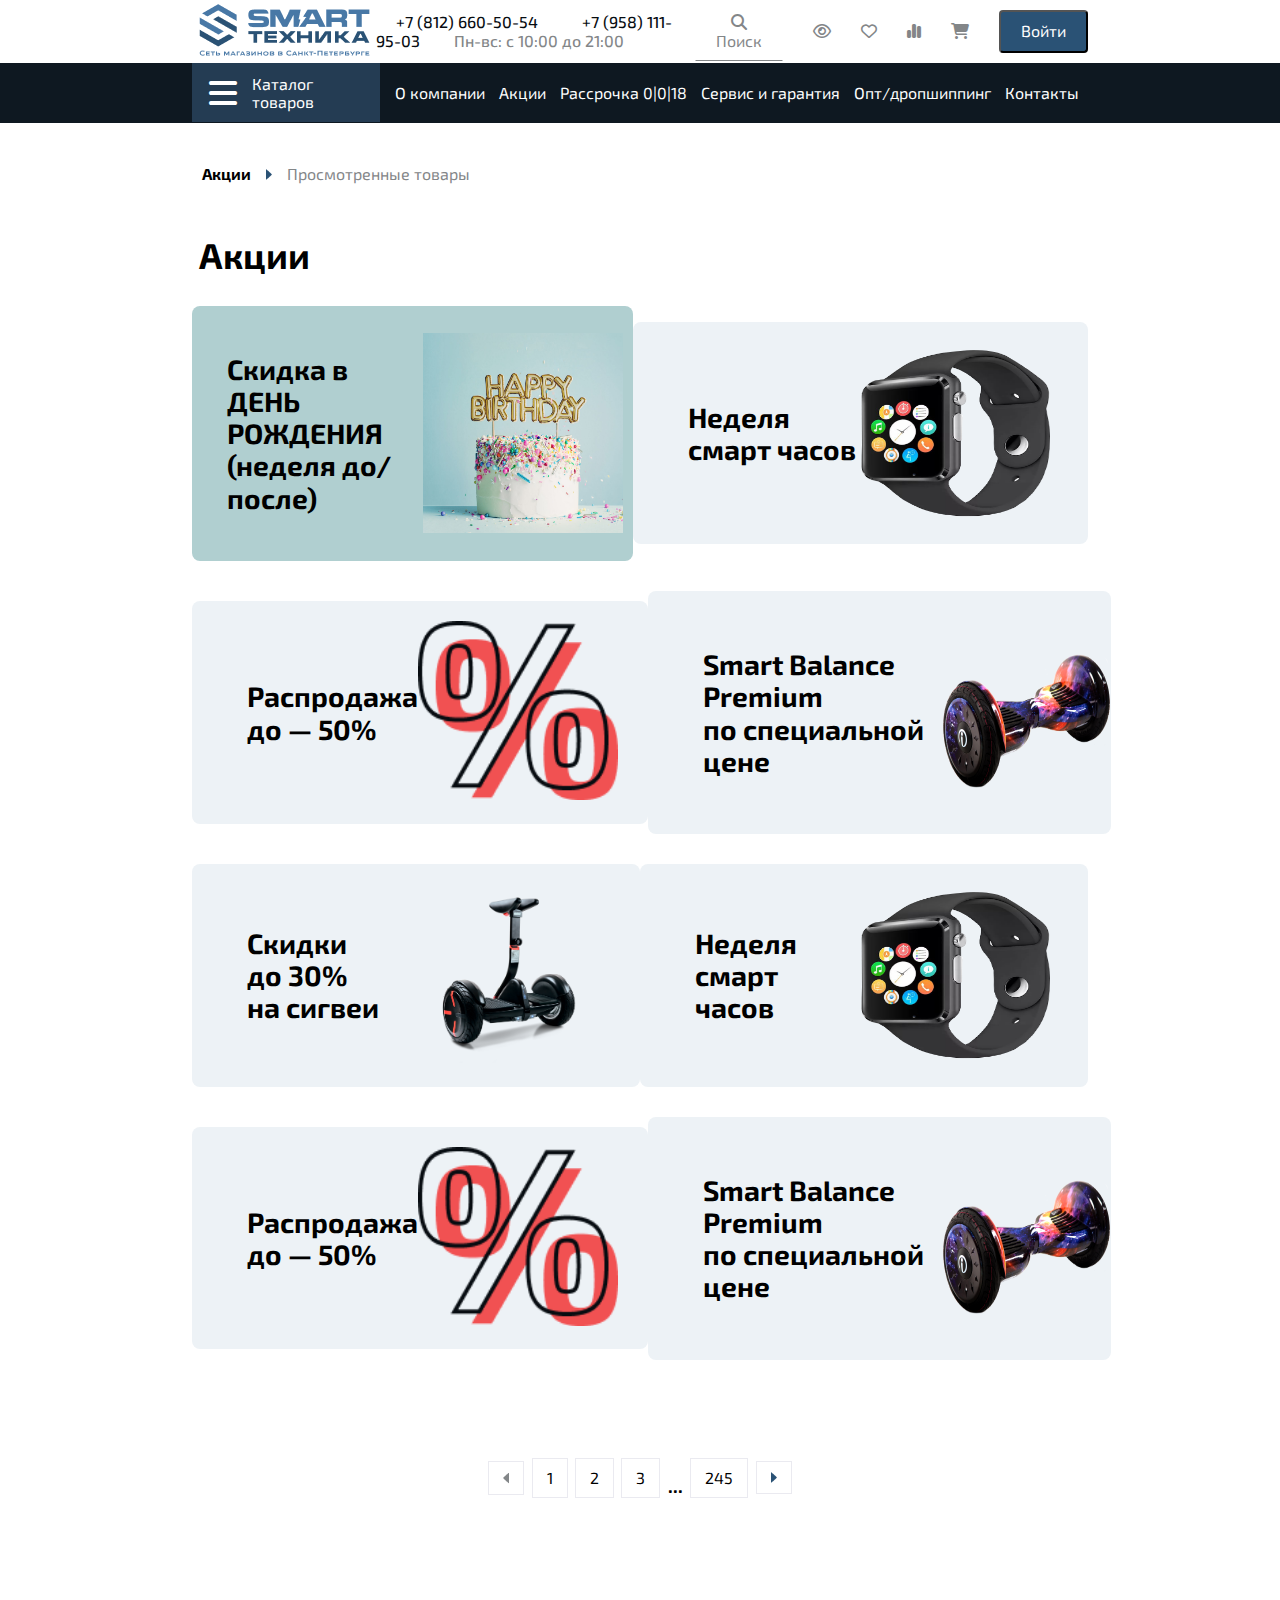
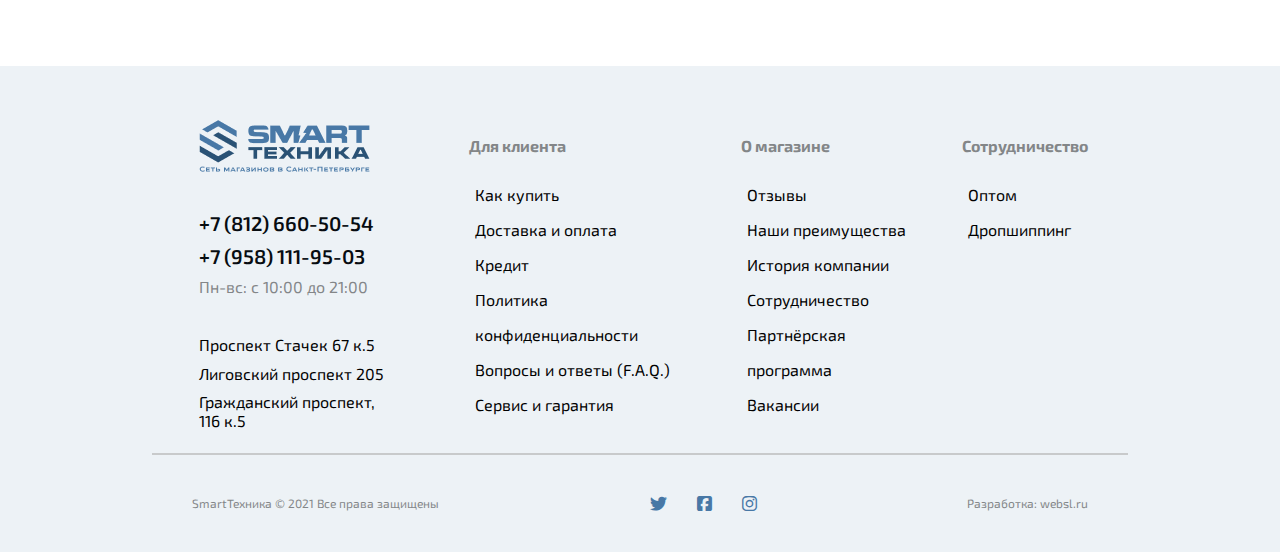
<file: stock.html>
<!DOCTYPE html>
<html lang="en">
<head>
    <meta charset="UTF-8">
    <meta name="viewport" content="width=device-width, initial-scale=1.0">
    <link rel="stylesheet" href="./styles/normalize.css">
    <link rel="stylesheet" href="./styles/fontawesome-free-6.7.2-web/css/all.min.css">
    <link rel="stylesheet" href="./styles/fonts.css">
    <link rel="preconnect" href="https://fonts.googleapis.com">
    <link rel="preconnect" href="https://fonts.gstatic.com" crossorigin>
    <link href="https://fonts.googleapis.com/css2?family=Exo+2:ital,wght@0,100..900;1,100..900&display=swap" rel="stylesheet">
    <link rel="stylesheet" href="./styles/stock.css">
    <title>Document</title>
</head>
<body>
    <div class="navbar">
        <div class="navbar-content">
            <div class="logo">
                <a href="index.html"><img src="./styles/images/logo.png"></a>
            </div>
            <div class="info">
                <span><a href="tel:+78126605054">+7 (812) 660-50-54</a></span>
                <span><a href="tel:+79581119503">+7 (958) 111-95-03</a></span>
                <span style="color:#838688">Пн-вс: с 10:00 до 21:00</span>
            </div>
            
            <div class="icons">
                <button class="search-btn">
                     <i class="fa-solid fa-magnifying-glass"></i> 
                     Поиск
                </button>
                <a href="view.html" class="icon-link">
                    <i class="fa-regular fa-eye"></i>
                </a>
                <a href="#wishlist" class="icon-link">
                    <i class="fa-regular fa-heart" id="icon-i"></i>
                </a>
                <a href="stats.html" class="icon-link">
                    <i class="fa-solid fa-chart-simple" id="icon-i"></i>
                </a>
                <a href="#cart" class="icon-link">
                    <i class="fa-solid fa-cart-shopping" id="icon-i"></i>
                </a>
                <button class="icons-btn">Войти</button>
            </div>
        </div>
    </div>
    <div class="header">
        <div class="header-navbar">
            <div class="header-navbar-content">
                <div class="list-img-title">
                    <i class="fa-solid fa-bars"></i> 
                    <a href="" class="header-navbar-link-title"> Каталог товаров</a>
                </div>
            </div>
            <div class="header-navbar-side-list">
                <ul class="side-list" style="padding-left:15px;">
                    <li class="side-list">
                            <a href="about.html" class="side-link">О компании</a>
                    </li>
                    <li class="side-list">
                            <a href="stock.html" class="side-link">Акции</a>
                    </li>
                    <li class="side-list">
                            <a href="" class="side-link">Рассрочка 0|0|18</a>
                    </li>
                    <li class="side-list">
                            <a href="service.html" class="side-link">Сервис и гарантия</a>
                    </li>
                    <li class="side-list">
                            <a href="" class="side-link">Опт/дропшиппинг</a>
                    </li>
                    <li class="side-list">
                        <a href="" class="side-link">Контакты</a>
                    </li>
                </ul> 
            </div> 
        </div>
    </div>
    <div class="wrapper">
        <div class="main-section">
            <div class="main-section-title">
                <h4>Акции</h4><img src="./styles/images/Polygon 1.png" class="span-img"><span style="margin-left:15px">Просмотренные товары</span>
            </div>
            <div class="main-section-content-title">
                <h2>Акции</h2>
            </div>
            <div class="main-public-wrapper">
                <div class="main-public-content-special">
                    <div class="main-public-content-text">
                        <a  href="birthday.html" class="main-public-content-text-a"><h4>Скидка в ДЕНЬ РОЖДЕНИЯ (неделя до/после)</h4></a>
                    </div>
                    <div class="main-public-content-img">
                        <div class="special-img"></div>
                    </div>
                </div>
                <div class="main-public-content">
                    <div class="main-public-content-text">
                        <h4>Неделя
                            <br> смарт часов</h4>
                    </div>
                    <div class="main-public-content-img">
                        <img src="./styles/images/8383ca2cf08c309db548ede8f864a3c4.png">
                    </div>
                </div>
            </div>
            <div class="main-public-wrapper">
                <div class="main-public-content">
                    <div class="main-public-content-text">
                        <h4>Распродажа 
                            <br>
                            до — 50%</h4>
                    </div>
                    <div class="main-public-content-img">
                        <img src="./styles/images/percent.png">
                    </div>
                </div>
                <div class="main-public-content">
                    <div class="main-public-content-text">
                        <h4>Smart Balance Premium по специальной цене</h4>
                    </div>
                    <div class="main-public-content-img">
                        <img src="./styles/images/87f6c1062ebb6fe6da0d224863cc62c8.png">
                    </div>
                </div>
            </div>
            <div class="main-public-wrapper">
                <div class="main-public-content" >
                    <div class="main-public-content-text">
                        <h4>Скидки до 30%
                            <br>
                             на сигвеи</h4>
                    </div>
                    <div class="main-public-content-img">
                        <img src="./styles/images/480bcf94148dbaa1a01a0da8ef8dd7fc.png">
                    </div>
                </div>
                <div class="main-public-content">
                    <div class="main-public-content-text">
                        <h4>Неделя
                            <br>
                             смарт часов</h4>
                    </div>
                    <div class="main-public-content-img">
                        <img src="./styles/images/8383ca2cf08c309db548ede8f864a3c4.png">
                    </div>
                </div>
            </div>
            <div class="main-public-wrapper">
                <div class="main-public-content">
                    <div class="main-public-content-text">
                        <h4>Распродажа 
                            <br>
                            до — 50%</h4>
                    </div>
                    <div class="main-public-content-img">
                        <img src="./styles/images/percent.png">
                    </div>
                </div>
                <div class="main-public-content">
                    <div class="main-public-content-text">
                        <h4>Smart Balance Premium по специальной цене</h4>
                    </div>
                    <div class="main-public-content-img">
                        <img src="./styles/images/87f6c1062ebb6fe6da0d224863cc62c8.png">
                    </div>
                </div>
            </div>
            <div class="section-pagination">
                <div class="pagination">
                    <img src="./styles/images/Polygon 2.png" >
                    <span>1</span>
                    <span>2</span>
                    <span>3</span>
                    <p style="margin-top:35px;">...</p>
                    <span>245</span>
                    <img src="./styles/images/Polygon 1.png" >
                </div>
            </div>
        
        </div>
    </div>
    <div class="footer">
        <div class="footer-content">
            <div class="logo-content">
                <div class="footer-logo">
                    <img src="./styles/images/logo.png">
                </div>
                <div class="footer-info">
                    <ul class="footer-info-list">
                        <li><a href="tel:+78126605054" class="tel">+7 (812) 660-50-54</a></li>
                        <li><a href="tel:+79581119503" class="tel">+7 (958) 111-95-03</a></li>
                        <li style="color:#838688">Пн-вс: с 10:00 до 21:00</li>
                    </ul>
                </div>
                <div class="address">
                    <ul class="footer-info-adress-list">
                        <li>Проспект Стачек 67 к.5</li>
                        <li>Лиговский проспект 205</li>
                        <li>Гражданский проспект, 116 к.5</li>
                    </ul>
                </div>
            </div>
            <div class="client-content">
                <h4 class="client-content-title">Для клиента</h4>
                <ul class="footer-list">
                    <li class="footer-li">
                        <a class="footer-link">Как купить</a>
                    </li>
                    <li class="footer-li">
                        <a class="footer-link">Доставка и оплата</a>
                    </li>
                    <li class="footer-li">
                        <a class="footer-link">Кредит</a>
                    </li>
                    <li class="footer-li">
                        <a class="footer-link">Политика конфиденциальности</a>
                    </li>
                    <li class="footer-li">
                        <a class="footer-link">Вопросы и ответы (F.A.Q.)</a>
                    </li>
                    <li class="footer-li">
                        <a class="footer-link">Сервис и гарантия</a>
                    </li>
                </ul>
            </div>
            <div class="store-content">
                <h4 class="store-content-title">О магазине</h4>
                <ul class="footer-list">
                    <li class="footer-li">
                        <a class="footer-link">Отзывы</a>
                    </li>
                    <li class="footer-li">
                        <a class="footer-link">Наши преимущества</a>
                    </li>
                    <li class="footer-li">
                        <a class="footer-link">История компании</a>
                    </li>
                    <li class="footer-li">
                        <a class="footer-link">Сотрудничество</a>
                    </li>
                    <li class="footer-li">
                        <a class="footer-link">Партнёрская программа</a>
                    </li>
                    <li class="footer-li">
                        <a class="footer-link">Вакансии</a>
                    </li>
                </ul>
            </div>
            <div class="contact-content">
                <h4 class="contact-content-title">Сотрудничество</h4>
                <ul class="footer-list">
                    <li class="footer-li">
                        <a class="footer-link">Оптом</a>
                    </li>
                    <li class="footer-li">
                        <a class="footer-link">Дропшиппинг</a>
                    </li>
                </ul>
            </div>
        </div>
        <div class="footer-rights">
            <span>SmartТехника © 2021 Все права защищены</span>
            <div class="social-media">
                <i class="fa-brands fa-twitter"></i>
                <i class="fa-brands fa-square-facebook"></i>
                <i class="fa-brands fa-instagram"></i>
            </div>
            <span>Разработка: websl.ru</span>
        </div>
    </div>
    
</body>
</html>
</file>
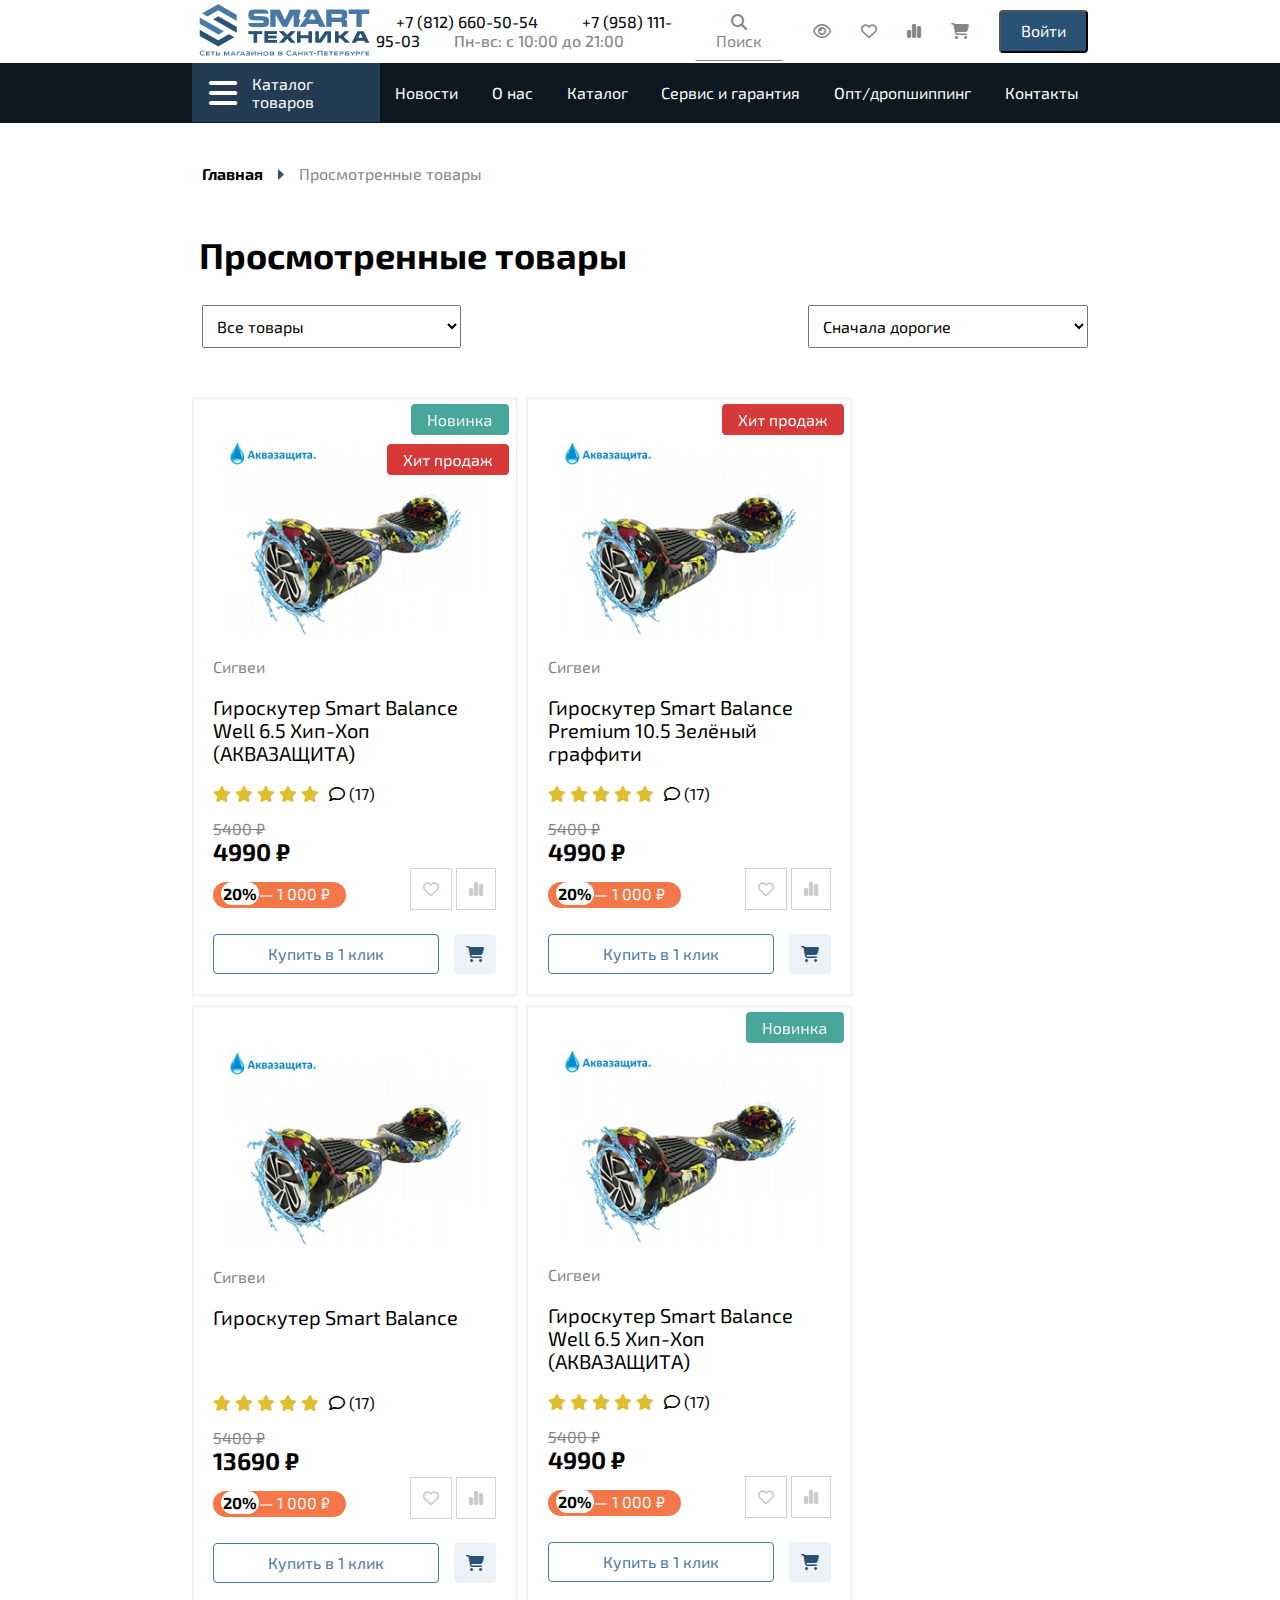
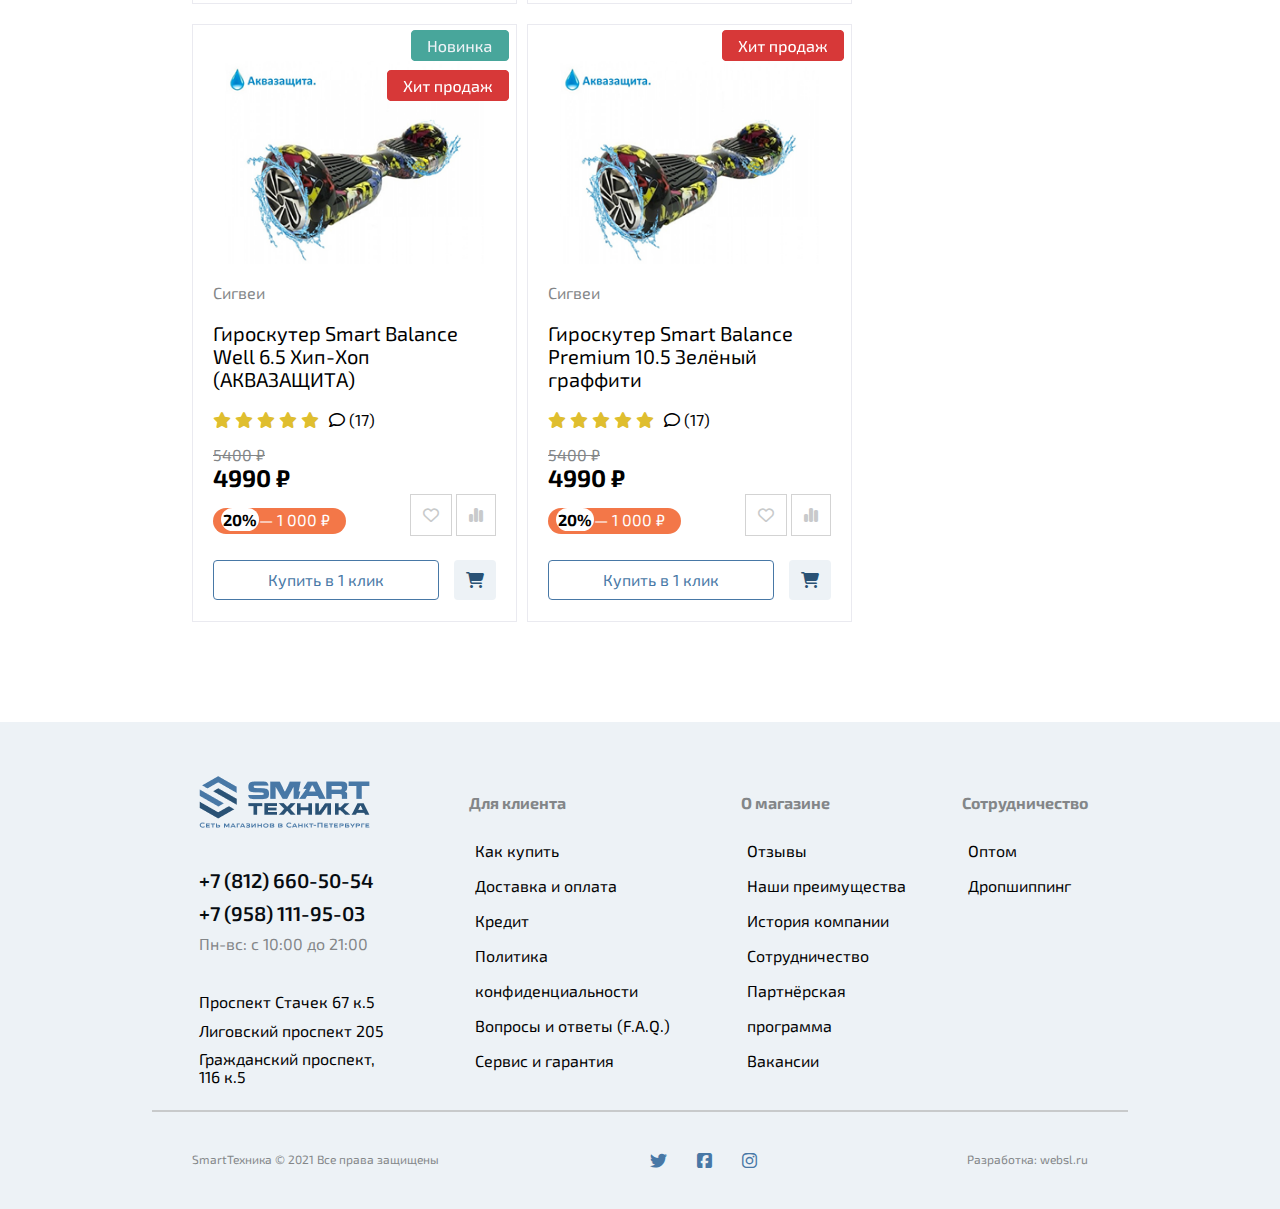
<file: view.html>
<!DOCTYPE html>
<html lang="en">
<head>
    <meta charset="UTF-8">
    <meta name="viewport" content="width=device-width, initial-scale=1.0">
    <link rel="stylesheet" href="./styles/normalize.css">
    <link rel="stylesheet" href="./styles/fontawesome-free-6.7.2-web/css/all.min.css">
    <link rel="stylesheet" href="./styles/fonts.css">
    <link rel="preconnect" href="https://fonts.googleapis.com">
    <link rel="preconnect" href="https://fonts.gstatic.com" crossorigin>
    <link href="https://fonts.googleapis.com/css2?family=Exo+2:ital,wght@0,100..900;1,100..900&display=swap" rel="stylesheet">
    <link rel="stylesheet" href="https://unpkg.com/swiper/swiper-bundle.min.css"/>
    <link rel="stylesheet" href="./styles/view.css">
    <title>Document</title>
</head>
<body>
    <div class="navbar">
        <div class="navbar-content">
            <div class="logo">
               <a href="index.html"><img src="./styles/images/logo.png"></a> 
            </div>
            <div class="info">
                <span><a href="tel:+78126605054">+7 (812) 660-50-54</a></span>
                <span><a href="tel:+79581119503">+7 (958) 111-95-03</a></span>
                <span style="color:#838688">Пн-вс: с 10:00 до 21:00</span>
            </div>
            
            <div class="icons">
                <button class="search-btn">
                     <i class="fa-solid fa-magnifying-glass"></i> 
                     Поиск
                </button>
                <a href="view.html" class="icon-link">
                    <i class="fa-regular fa-eye"></i>
                </a>
                <a href="#wishlist" class="icon-link">
                    <i class="fa-regular fa-heart" id="icon-i"></i>
                </a>
                <a href="stats.html" class="icon-link">
                    <i class="fa-solid fa-chart-simple" id="icon-i"></i>
                </a>
                <a href="#cart" class="icon-link">
                    <i class="fa-solid fa-cart-shopping" id="icon-i"></i>
                </a>
                <button class="icons-btn">Войти</button>
            </div>
        </div>
    </div>
    <div class="header">
        <div class="header-navbar">
            <div class="header-navbar-content">
                <div class="list-img-title">
                    <i class="fa-solid fa-bars"></i> 
                    <a href="" class="header-navbar-link-title"> Каталог товаров</a>
                </div>
            </div>
            <div class="header-navbar-side-list">
                <ul class="side-list" style="padding-left:15px;">
                    <li class="side-list">
                            <a href="news.html" class="side-link">Новости</a>
                    </li>
                    <li class="side-list">
                            <a href="about.html" class="side-link">О нас</a>
                    </li>
                    <li class="side-list">
                            <a href="" class="side-link">Каталог</a>
                    </li>
                    <li class="side-list">
                            <a href="service.html" class="side-link">Сервис и гарантия</a>
                    </li>
                    <li class="side-list">
                            <a href="" class="side-link">Опт/дропшиппинг</a>
                    </li>
                    <li class="side-list">
                        <a href="" class="side-link">Контакты</a>
                    </li>
                </ul> 
            </div> 
        </div>
    </div>
    <div class="wrapper">
        <div class="main-section">
            <div class="main-section-title">
                <h4>Главная</h4><img src="./styles/images/Polygon 1.png" class="span-img"><span style="margin-left:15px">Просмотренные товары</span>
            </div>
            <div class="main-section-content-title">
                <h2>Просмотренные товары</h2>
            </div>
            <div class="main-section-content-wrapper">
                <div class="select-section-wrapper">
                    <div class="select-content" style="margin-left:10px;">
                        <select class="select-1">
                            <option value="">Все товары</option>
                            <option value="option1" class="option">Гироскутер</option>
                            <option value="option2" class="option">Гироскутер</option>
                            <option value="option3" class="option">Гироскутер </option>
                        </select>
                    </div>
                    <div class="select-content" style="margin-left:10px;">
                        <select class="select-2">
                            <option value="">Сначала дорогие</option>
                            <option value="option1" class="option">Гироскутер</option>
                            <option value="option2" class="option">Гироскутер</option>
                            <option value="option3" class="option">Гироскутер </option>
                        </select>
                    </div>
                </div>
                <div class="main-section-cards">
                    <div class="main-section-card">
                        <div class="main-section-card-img">
                            <img src="./styles/images/promo.png" class="card-new">
                            <img src="./styles/images/promo-2.png" class="card-hot">
                            <img src="./styles/images/image 18.png" class="card-img">
                        </div>
                        <div class="main-section-card-content" style="margin-top:20px;">
                            <span style="color:#838688">Сигвеи</span>
                            <p class="text">Гироскутер Smart Balance
                                <br> Well 6.5 Хип-Хоп (АКВАЗАЩИТА)</p>
                        </div>
                        <div class="content-stars-content">
                            <div class="stars" style="color:rgb(223, 190, 47)">
                                <i class="fa-solid fa-star"></i>
                                <i class="fa-solid fa-star"></i>
                                <i class="fa-solid fa-star"></i>
                                <i class="fa-solid fa-star"></i>
                                <i class="fa-solid fa-star"></i>
                            </div>
                            <span><i class="fa-regular fa-comment"></i> (17)</span>
                        </div>
                        <div class="card-content-footer">
                            <p class="text-lined">5400 ₽</p>
                            <p class="text-bold">4990 ₽</p>
                            <div class="card-content-review-footer">
                                <div class="orange-card">
                                    <p><b>20%</b><span style="color:white">— 1 000 ₽</span></p>
                                </div>
                                <div class="card-content-icon-footer">
                                    <i class="fa-regular fa-heart"></i>
                                    <i class="fa-solid fa-chart-simple"></i>
                                </div>
                            </div>
                            <div class="btn-section">
                                <button class="btn-card">Купить в 1 клик</button>
                                <i class="fa-solid fa-cart-shopping"></i>
                            </div>
                        </div>
                    </div>
                    <div class="main-section-card">
                        <div class="main-section-card-img">
                            <img src="./styles/images/promo-2.png" class="card-hot-only">
                            <img src="./styles/images/image 18.png" class="card-img">
                        </div>
                        <div class="main-section-card-content" style="margin-top:20px;">
                            <span style="color:#838688">Сигвеи</span>
                            <p class="text">Гироскутер Smart Balance 
                                <br>
                                Premium 10.5 Зелёный граффити
                            </p>
                        </div>
                        <div class="content-stars-content">
                            <div class="stars" style="color:rgb(223, 190, 47)">
                                <i class="fa-solid fa-star"></i>
                                <i class="fa-solid fa-star"></i>
                                <i class="fa-solid fa-star"></i>
                                <i class="fa-solid fa-star"></i>
                                <i class="fa-solid fa-star"></i>
                            </div>
                            <span><i class="fa-regular fa-comment"></i> (17)</span>
                        </div>
                        <div class="card-content-footer">
                            <p class="text-lined">5400 ₽</p>
                            <p class="text-bold">4990 ₽</p>
                            <div class="card-content-review-footer">
                                <div class="orange-card">
                                    <p><b>20%</b><span style="color:white">— 1 000 ₽</span></p>
                                </div>
                                <div class="card-content-icon-footer">
                                    <i class="fa-regular fa-heart"></i>
                                    <i class="fa-solid fa-chart-simple"></i>
                                </div>
                            </div>
                            <div class="btn-section">
                                <button class="btn-card">Купить в 1 клик</button>
                                <i class="fa-solid fa-cart-shopping"></i>
                            </div>
                        </div>
                    </div>
                    <div class="main-section-card">
                        <div class="main-section-card-img" style="margin-top:38px;">
                            <img src="./styles/images/image 18.png" class="card-img">
                        </div>
                        <div class="main-section-card-content" style="margin-top:20px;">
                            <span style="color:#838688">Сигвеи</span>
                            <p class="text">Гироскутер Smart Balance</p>
                        </div>
                        <div class="content-stars-content" style="margin-top:65px;">
                            <div class="stars" style="color:rgb(223, 190, 47)">
                                <i class="fa-solid fa-star"></i>
                                <i class="fa-solid fa-star"></i>
                                <i class="fa-solid fa-star"></i>
                                <i class="fa-solid fa-star"></i>
                                <i class="fa-solid fa-star"></i>
                            </div>
                            <span><i class="fa-regular fa-comment"></i> (17)</span>
                        </div>
                        <div class="card-content-footer">
                            <p class="text-lined">5400 ₽</p>
                            <p class="text-bold">13690 ₽</p>
                            <div class="card-content-review-footer">
                                <div class="orange-card">
                                    <p><b>20%</b><span style="color:white">— 1 000 ₽</span></p>
                                </div>
                                <div class="card-content-icon-footer">
                                    <i class="fa-regular fa-heart"></i>
                                    <i class="fa-solid fa-chart-simple"></i>
                                </div>
                            </div>
                            <div class="btn-section">
                                <button class="btn-card">Купить в 1 клик</button>
                                <i class="fa-solid fa-cart-shopping"></i>
                            </div>
                        </div>
                    </div>
                    <div class="main-section-card">
                        <div class="main-section-card-img">
                            <img src="./styles/images/promo.png" class="card-new">
                            <img src="./styles/images/image 18.png" class="card-img">
                        </div>
                        <div class="main-section-card-content" style="margin-top:20px;">
                            <span style="color:#838688">Сигвеи</span>
                            <p class="text">Гироскутер Smart Balance
                                <br> Well 6.5 Хип-Хоп (АКВАЗАЩИТА)</p>
                        </div>
                        <div class="content-stars-content">
                            <div class="stars" style="color:rgb(223, 190, 47)">
                                <i class="fa-solid fa-star"></i>
                                <i class="fa-solid fa-star"></i>
                                <i class="fa-solid fa-star"></i>
                                <i class="fa-solid fa-star"></i>
                                <i class="fa-solid fa-star"></i>
                            </div>
                            <span><i class="fa-regular fa-comment"></i> (17)</span>
                        </div>
                        <div class="card-content-footer">
                            <p class="text-lined">5400 ₽</p>
                            <p class="text-bold">4990 ₽</p>
                            <div class="card-content-review-footer">
                                <div class="orange-card">
                                    <p><b>20%</b><span style="color:white">— 1 000 ₽</span></p>
                                </div>
                                <div class="card-content-icon-footer">
                                    <i class="fa-regular fa-heart"></i>
                                    <i class="fa-solid fa-chart-simple"></i>
                                </div>
                            </div>
                            <div class="btn-section">
                                <button class="btn-card">Купить в 1 клик</button>
                                <i class="fa-solid fa-cart-shopping"></i>
                            </div>
                        </div>
                    </div>
                 </div>
            </div>
            <div class="main-section-cards-2">
                <div class="main-section-card">
                    <div class="main-section-card-img">
                        <img src="./styles/images/promo.png" class="card-new">
                        <img src="./styles/images/promo-2.png" class="card-hot">
                        <img src="./styles/images/image 18.png" class="card-img">
                    </div>
                    <div class="main-section-card-content" style="margin-top:20px;">
                        <span style="color:#838688">Сигвеи</span>
                        <p class="text">Гироскутер Smart Balance
                            <br> Well 6.5 Хип-Хоп (АКВАЗАЩИТА)</p>
                    </div>
                    <div class="content-stars-content">
                        <div class="stars" style="color:rgb(223, 190, 47)">
                            <i class="fa-solid fa-star"></i>
                            <i class="fa-solid fa-star"></i>
                            <i class="fa-solid fa-star"></i>
                            <i class="fa-solid fa-star"></i>
                            <i class="fa-solid fa-star"></i>
                        </div>
                        <span><i class="fa-regular fa-comment"></i> (17)</span>
                    </div>
                    <div class="card-content-footer">
                        <p class="text-lined">5400 ₽</p>
                        <p class="text-bold">4990 ₽</p>
                        <div class="card-content-review-footer">
                            <div class="orange-card">
                                <p><b>20%</b><span style="color:white">— 1 000 ₽</span></p>
                            </div>
                            <div class="card-content-icon-footer">
                                <i class="fa-regular fa-heart"></i>
                                <i class="fa-solid fa-chart-simple"></i>
                            </div>
                        </div>
                        <div class="btn-section">
                            <button class="btn-card">Купить в 1 клик</button>
                            <i class="fa-solid fa-cart-shopping"></i>
                        </div>
                    </div>
                </div>
                <div class="main-section-card">
                    <div class="main-section-card-img">
                        <img src="./styles/images/promo-2.png" class="card-hot-only">
                        <img src="./styles/images/image 18.png" class="card-img">
                    </div>
                    <div class="main-section-card-content" style="margin-top:20px;">
                        <span style="color:#838688">Сигвеи</span>
                        <p class="text">Гироскутер Smart Balance 
                            <br>
                            Premium 10.5 Зелёный граффити
                        </p>
                    </div>
                    <div class="content-stars-content">
                        <div class="stars" style="color:rgb(223, 190, 47)">
                            <i class="fa-solid fa-star"></i>
                            <i class="fa-solid fa-star"></i>
                            <i class="fa-solid fa-star"></i>
                            <i class="fa-solid fa-star"></i>
                            <i class="fa-solid fa-star"></i>
                        </div>
                        <span><i class="fa-regular fa-comment"></i> (17)</span>
                    </div>
                    <div class="card-content-footer">
                        <p class="text-lined">5400 ₽</p>
                        <p class="text-bold">4990 ₽</p>
                        <div class="card-content-review-footer">
                            <div class="orange-card">
                                <p><b>20%</b><span style="color:white">— 1 000 ₽</span></p>
                            </div>
                            <div class="card-content-icon-footer">
                                <i class="fa-regular fa-heart"></i>
                                <i class="fa-solid fa-chart-simple"></i>
                            </div>
                        </div>
                        <div class="btn-section">
                            <button class="btn-card">Купить в 1 клик</button>
                            <i class="fa-solid fa-cart-shopping"></i>
                        </div>
                    </div>
                </div>
            </div>
        </div>
    </div>
    <div class="footer">
        <div class="footer-content">
            <div class="logo-content">
                <div class="footer-logo">
                    <img src="./styles/images/logo.png">
                </div>
                <div class="footer-info">
                    <ul class="footer-info-list">
                        <li><a href="tel:+78126605054" class="tel">+7 (812) 660-50-54</a></li>
                        <li><a href="tel:+79581119503" class="tel">+7 (958) 111-95-03</a></li>
                        <li style="color:#838688">Пн-вс: с 10:00 до 21:00</li>
                    </ul>
                </div>
                <div class="address">
                    <ul class="footer-info-adress-list">
                        <li>Проспект Стачек 67 к.5</li>
                        <li>Лиговский проспект 205</li>
                        <li>Гражданский проспект, 116 к.5</li>
                    </ul>
                </div>
            </div>
            <div class="client-content">
                <h4 class="client-content-title">Для клиента</h4>
                <ul class="footer-list">
                    <li class="footer-li">
                        <a class="footer-link">Как купить</a>
                    </li>
                    <li class="footer-li">
                        <a class="footer-link">Доставка и оплата</a>
                    </li>
                    <li class="footer-li">
                        <a class="footer-link">Кредит</a>
                    </li>
                    <li class="footer-li">
                        <a class="footer-link">Политика конфиденциальности</a>
                    </li>
                    <li class="footer-li">
                        <a class="footer-link">Вопросы и ответы (F.A.Q.)</a>
                    </li>
                    <li class="footer-li">
                        <a class="footer-link">Сервис и гарантия</a>
                    </li>
                </ul>
            </div>
            <div class="store-content">
                <h4 class="store-content-title">О магазине</h4>
                <ul class="footer-list">
                    <li class="footer-li">
                        <a class="footer-link">Отзывы</a>
                    </li>
                    <li class="footer-li">
                        <a class="footer-link">Наши преимущества</a>
                    </li>
                    <li class="footer-li">
                        <a class="footer-link">История компании</a>
                    </li>
                    <li class="footer-li">
                        <a class="footer-link">Сотрудничество</a>
                    </li>
                    <li class="footer-li">
                        <a class="footer-link">Партнёрская программа</a>
                    </li>
                    <li class="footer-li">
                        <a class="footer-link">Вакансии</a>
                    </li>
                </ul>
            </div>
            <div class="contact-content">
                <h4 class="contact-content-title">Сотрудничество</h4>
                <ul class="footer-list">
                    <li class="footer-li">
                        <a class="footer-link">Оптом</a>
                    </li>
                    <li class="footer-li">
                        <a class="footer-link">Дропшиппинг</a>
                    </li>
                </ul>
            </div>
        </div>
        <div class="footer-rights">
            <span>SmartТехника © 2021 Все права защищены</span>
            <div class="social-media">
                <i class="fa-brands fa-twitter"></i>
                <i class="fa-brands fa-square-facebook"></i>
                <i class="fa-brands fa-instagram"></i>
            </div>
            <span>Разработка: websl.ru</span>
        </div>
    </div>
    
</body>
</html>
</file>
<file: styles/fonts.css>
@import url('./Exo2-VariableFont_wght.ttf');

body{
    font-family: "Exo 2", sans-serif;
}
</file>
<file: styles/styles.css>
body{
    font-family: "Exo 2", sans-serif;
}

.navbar,
.main-header,
.header-navbar{
    max-width:70%;
    margin:auto;
}

.navbar-content{
    display:flex;
    justify-content: space-between;
    align-items: center;
}

.info span{
    font-size:16px;
    margin:10px;
    font-weight:500;
}

.info a{
    text-decoration: none;
    color:#070C11;
    margin-inline:10px;
}

.info a:hover,
.info span:hover,
.icon-link:hover{
    transform: scale(1.1);
    font-weight:bold;
}

.search-btn{
    color:#838688;
    background-color: white;
    padding: 10px 20px;
    border-bottom:#838688;
    border: 1px solid white; 
    border-bottom: 1px solid #838688;
    cursor: pointer; 
    outline: none; 
}

.search-btn:hover {
    background-color: #f0f0f0; 
    border-bottom: 2px solid #5e5f5d;
    transform: scale(0.98); 
    color: #333; 
}

.icons{
    display:flex;
    align-items: center;
    gap:30px;
}

.icons a{
    text-decoration: none;
    color:#838688;
}

#icon-i{
    border:none;
    background-color: white;
    color:#838688;
    margin:0;
    padding:0;
}

.icons-btn{
    color:white;
    background-color:#2A5275 ;
    border-radius: 4px;
    padding:10px 20px;
}

.icons-btn:hover{
    transform: scale(1.1);
    background-color: #243C53;
}

.header{
    background-color:#0E1821;
    height:60px;

}

.header-navbar-content{
    width:21%;
}

.fa-solid.fa-bars{
    font-size: 32px;
    color:white;
}

.header-navbar{
    display:flex;
}

.header-navbar-list{
    background-color:#DAE4ED ;
    padding-inline:15px;
    border-bottom-left-radius:10px;
    border-bottom-right-radius:10px;
}

.header-navbar-side-list{
    width:78%;
}


.list-img-title{
    background-color:#243C53 ;
    height:59px;
    padding-inline:10px;
    display:flex;
    align-items:center ;
    padding-left:17px;
}

.header-navbar-link-title{
    text-decoration: none;
    margin-left:15px;
}

.list-img:hover{
    transform: scale(1.1);
    padding:10px;
    box-shadow:#303e4b  0px 2px 8px 0px;
    background-color:#4376A3;
}

.list-img-title a{
    color:white;
}

.list-img{
    display:flex;
    align-items:center ;
    gap:10px;
    padding:15px 0;
    cursor: pointer;
}

.link-img{
    width:32px;
    height:32px;
}

.header-link{
    text-decoration: none;
    color:black;
    font-weight:500;
    font-size:16px;
    padding-top:7px;
}

.side-link{
    color:white;
    text-decoration: none;
    padding-top:5px;
    font-size:16px;
}

.side-link:hover{
    color:#4376A3;
}

.side-list{
    display:flex;
    justify-content: space-between;
}

.img{
    margin-top:30px;
}

.slider-container {
    padding: 20px; 
    width: 100%; 
    max-width: 100%; 
    margin: 0 auto; 
  }
  
  .slider-wrapper {
    position: relative;
    overflow: hidden; 
  }

  .swiper-container {
    width: 100%;
    height: auto;
  }
  
 .swiper-slide img {
    width:970px;
    height:580px;
    padding-top:20px;
    border-radius: 5px; 
  }
  
  .swiper-button-next,
  .swiper-button-prev {
    color: #fff;
    font-size: 30px; 
    background-color: transparent; 
    padding: 10px; 
    border-radius: 50%; 
    position: absolute;
    top: 55%;
    z-index: 10;
    transform: translateY(-50%);
  }

  .swiper-button-next{
    right: 82px;
  }
  
  .swiper-button-prev {
    left: 10px; 
  }

  .swiper-pagination {
    position: absolute;
    bottom: 10px;
    left: 494px !important;
    transform: translateX(-50%); 

  }
  
  .swiper-pagination-bullet {
    background-color: rgba(255, 255, 255, 0.5);
    width: 180px;
    height: 2px;
    border-radius: 50%;
    margin:auto;
    gap:5px;
  }
  
  .swiper-pagination-bullet-active {
    background-color: #fff;
    margin:auto;
  }
  
.main-section{
    width:70%;
    margin:50px auto;
} 

.main-section-title{
    display:flex;
    align-items: center;
    font-size:24px;
    margin-left:10px;
} 

 h2{
    font-weight:36px;
} 

 .span{
    margin-left:20px;
    font-size:12px !important;
    margin-top:5px!important;
    color:#2A5275;
    cursor: pointer;
} 

.span:hover{
    transform: scale(1.05); 
}

.span-img{
    margin-left:7px;
    margin-top:4px;
}

.main-section-cards{
    display:flex;
    gap:10px;
}

 .main-section-card{
    width:326px;
    height:596px;
    border:1px solid #EAEAF0;
    position:relative;
    
}

.main-section-card:hover{
    transform: translateY(-10px);
    box-shadow: 0 10px 20px rgba(0, 0, 0, 0.2); 
}

.card-new,
.card-hot-only{
    float:right;
    margin-top:5px;
    margin-right:7px;
}

.card-hot{ 
    position:absolute;
    top:45px;
    right: 7px;;
}
 
.card-img{
    width:80%;
    display:block;
    margin: auto;
}

.main-section-card-content,
.content-stars-content,
.card-content-footer{
    padding-inline:20px;
}

.text{
    font-size:20px;
}

.content-stars-content{
    display:flex;
    gap:10px;
}

.text-lined{
    text-decoration: line-through;
    color:#838688;
    font-weight:16px;
    margin-bottom:0;
}

.text-bold{
    font-size:24px;
    font-weight:700;
    margin:0;
}

.card-content-review-footer{
    display:flex;
    justify-content: space-between;
    gap:10px;
}

.fa-regular.fa-heart,
.fa-solid.fa-chart-simple{
    border:1px solid lightgrey;
    padding:12px;
    margin-top:2px;
    color:#C8CACB;
}

.orange-card p{
    width:117px;
    padding:3px 8px 5px;
    background-color:#F37748 ;
    border-radius:50px;
}

.orange-card b{
    background-color: white;
    border-radius:23px;
    padding:2px;
}
.btn-section{
    display:flex;
    justify-content: space-between;
    align-items:center ;
}

.btn-card{
    background-color: white;
    border:1px solid #4878A6;
    color:#4878A6;
    border-radius:4px;
    padding:10px;
    width:228px;
    margin-top:10px;
}

.btn-card:hover{
    background-color: #4376A3;
    color:white;
    transform: scale(1.1);
}

.main-public-wrapper{
    width:100%;
    margin:50px auto;
    display:flex;
    justify-content: space-between;
    align-items: center;
}

.main-news-wrapper{
    margin:0;
    display:flex;
    justify-content: space-between;
    align-items: center;
}

.main-public-content{
    width:45%;
    display:flex;
    padding:20px 30px;
    border-radius:8px;
    justify-content: space-between;
    align-items: center;
    background-color:#EDF2F6;
}

.main-news-content{
    width:45%;
    padding:20px 30px;
    border-radius:8px;
    background-color:#EDF2F6;
}

.main-news-footer{
    display:flex;
    justify-content: space-between;
    align-items: center;
}

.main-news-footer-p{
    font-size:16px;
}

.main-news-footer-p:hover{
    color:#2A5275;
    font-weight:bold;
}

.main-public-content-text{
    font-size:28px;
    font-weight:700;
}

.main-public-content-img img{
    width:170px;
    height:172px;
}

.fa-solid.fa-cart-shopping{
    background-color:#EDF2F6;
    border-radius:4px;
    color:#2A5275;
    padding:12px;
    margin-top:10px;
}

.fa-solid.fa-cart-shopping:hover{
    color:white;
    background-color:#4878A6 ;
    cursor: pointer;
}

.footer{
    background-color: #EDF2F6;
}

.footer-content{
    width:70%;
    margin:auto;
    padding-top:50px;
    display:flex;
    justify-content: space-between;
}

.footer-info-list,
.footer-info-adress-list{
    padding:7px;
}

.footer-info li,
.footer-info-adress-list li{
    list-style:none;
    margin-top:10px;
    margin-right:10px;
}

.footer-info .tel{
    text-decoration: none;
    font-size:20px;
    font-weight: 600;
    color:#070C11;
    margin:0;
}

.client-content li,
.store-content li,
.contact-content li{
    list-style:none;
    line-height:35px;
}

.client-content a:hover,
.store-content a:hover,
.footer-link:hover
{   
    color:#48A69B;
}

.client-content a,
.store-content a,
.contact-content a{
    font-size:16px;
    font-weight: 400;
}

.client-content-title,
.store-content-title,
.contact-content-title{
    color:#838688;
    margin-left: 34px;
    
}

.footer-rights{
    display:flex;
    justify-content: space-between;
    align-items: center;
    width:70%;
    margin:auto;
    padding:40px;
    border-top: 2px solid #C8CACB;
    border-width:60%;
    color:#838688;
    font-size:12px;
}

.social-media{
    display: flex;
    justify-content: space-between;
    align-items: center;
    gap:30px;
    color:#4878A6;
    font-size:17px;
}

.social-media i:hover{
    transform: scale(1.1);
    box-shadow:#4878A6 1.95px 1.95px 2.6px;
}
</file>
<file: styles/about.css>
.navbar,
.wrapper,
.header-navbar{
    max-width:70%;
    margin:auto;
}

.navbar-content{
    display:flex;
    justify-content: space-between;
    align-items: center;
}

.info span{
    font-size:16px;
    margin:10px;
    font-weight:500;
}

.info a{
    text-decoration: none;
    color:#070C11;
    margin-inline:10px;
}

.info a:hover,
.info span:hover,
.icon-link:hover{
    transform: scale(1.1);
    font-weight:bold;
}

.search-btn{
    color:#838688;
    background-color: white;
    padding: 10px 20px;
    border-bottom:#838688;
    border: 1px solid white; 
    border-bottom: 1px solid #838688;
    cursor: pointer; 
    outline: none; 
}

.search-btn:hover {
    background-color: #f0f0f0; 
    border-bottom: 2px solid #5e5f5d;
    transform: scale(0.98); 
    color: #333; 
}

.icons{
    display:flex;
    align-items: center;
    gap:30px;
}

.icons a{
    text-decoration: none;
    color:#838688;
}

#icon-i{
    border:none;
    background-color: white;
    color:#838688;
    margin:0;
    padding:0;
}

.icons-btn{
    color:white;
    background-color:#2A5275 ;
    border-radius: 4px;
    padding:10px 20px;
}

.icons-btn:hover{
    transform: scale(1.1);
    background-color: #243C53;
}

.header{
    background-color:#0E1821;
    height:60px;

}

.header-navbar-content{
    width:21%;
}

.fa-solid.fa-bars{
    font-size: 32px;
    color:white;
}

.header-navbar{
    display:flex;
}

.header-navbar-list{
    background-color:#DAE4ED ;
    padding-inline:15px;
    border-bottom-left-radius:10px;
    border-bottom-right-radius:10px;
}

.header-navbar-side-list{
    width:78%;
}


.list-img-title{
    background-color:#243C53 ;
    height:59px;
    padding-inline:10px;
    display:flex;
    align-items:center ;
    padding-left:17px;
}

.header-navbar-link-title{
    text-decoration: none;
    margin-left:15px;
}

.list-img:hover{
    transform: scale(1.1);
    padding:10px;
    box-shadow:#303e4b  0px 2px 8px 0px;
    background-color:#4376A3;
}

.list-img-title a{
    color:white;
}

.list-img{
    display:flex;
    align-items:center ;
    gap:10px;
    padding:15px 0;
}

.link-img{
    width:32px;
    height:32px;
}

.header-link{
    text-decoration: none;
    color:black;
    font-weight:500;
    font-size:16px;
    padding-top:7px;
}

.side-link{
    color:white;
    text-decoration: none;
    padding-top:5px;
    font-size:16px;
}

.side-link:hover{
    color:#4376A3;
}

.side-list{
    display:flex;
    justify-content: space-between;
}

.img{
    margin-top:30px;
}

.main-section-title {
    display: flex;
    align-items: center;
    font-size: 16px;
    margin-left: 10px;
    margin-top:20px;
}

.span{
    margin-left:18px;
    cursor: pointer;
    color:#838688;
    margin-top:2px;
} 

.span:hover{
    transform: scale(1.05); 
    color:#2A5275;
}

.span-img{
    margin-left:15px;
    margin-top:1px;
}

.main-section-content-title h2{
    font-size: 36px;
    margin-left:7px;
}

.main-section-cards{
    width:100%;
    display:flex;
    justify-content: space-between;
    flex-wrap: wrap;
}

.main-section-card{
    width:46%;
    background-color: #EDF2F6;
    display:flex;
    justify-content: space-between;
    align-items: center;
    padding:10px 20px;
    border-radius:8px;
    gap:30px;
    margin-top:30px;
}

.main-section-card-footer{
    display:flex;
    align-items: center;
    justify-content: space-between;
}

.main-section-card-footer img{
    margin-top:3px;
}

.card-content-h4{
    font-size:28px;
    margin-bottom:18px;
}

.main-section-card-footer a,
.card-content-p{
    font-size:16px;
    margin:0px;
}

.main-section-card-footer a:hover{
    color:#2a5275 ;
}

.section-pagination{
    width:45%;
    margin:auto;
}

.pagination{
    display:flex;
    justify-content: space-between;
    align-items: center;
    padding:50px;
}

.pagination img,
.pagination span{
    border:1px solid #EAEAF0;
    padding:10px 14px;
}

.pagination img:hover,
.pagination span:hover{
    background-color: #4878A6;
    color:white;
}

.pagination p{
    font-weight:bold;
    font-size: 19px;;
}

.footer{
    background-color: #EDF2F6;
}

.footer-content{
    width:70%;
    margin:auto;
    padding-top:50px;
    display:flex;
    justify-content: space-between;
}

.footer-info-list,
.footer-info-adress-list{
    padding:7px;
}

.footer-info li,
.footer-info-adress-list li{
    list-style:none;
    margin-top:10px;
    margin-right:10px;
}

.footer-info .tel{
    text-decoration: none;
    font-size:20px;
    font-weight: 600;
    color:#070C11;
    margin:0;
}

.client-content li,
.store-content li,
.contact-content li{
    list-style:none;
    line-height:35px;
}

.client-content a:hover,
.store-content a:hover,
.footer-link:hover
{   
    color:#48A69B;
}

.client-content a,
.store-content a,
.contact-content a{
    font-size:16px;
    font-weight: 400;
}

.client-content-title,
.store-content-title,
.contact-content-title{
    color:#838688;
    margin-left: 34px;
    
}

.footer-rights{
    display:flex;
    justify-content: space-between;
    align-items: center;
    width:70%;
    margin:auto;
    padding:40px;
    border-top: 2px solid #C8CACB;
    border-width:60%;
    color:#838688;
    font-size:12px;
}

.social-media{
    display: flex;
    justify-content: space-between;
    align-items: center;
    gap:30px;
    color:#4878A6;
    font-size:17px;
}

.social-media i:hover{
    transform: scale(1.1);
    box-shadow:#4878A6 1.95px 1.95px 2.6px;
}
</file>
<file: styles/birthday.css>
body{
    font-family: "Exo 2", sans-serif;
}

.navbar,
.wrapper,
.header-navbar{
    max-width:70%;
    margin:auto;
    font-family: "Exo 2", sans-serif;
}

.wrapper{
    padding-bottom:100px;
}

.navbar-content{
    display:flex;
    justify-content: space-between;
    align-items: center;
}

.info span{
    font-size:16px;
    margin:10px;
    font-weight:500;
}

.info a{
    text-decoration: none;
    color:#070C11;
    margin-inline:10px;
}

.info a:hover,
.info span:hover,
.icon-link:hover{
    transform: scale(1.1);
    font-weight:bold;
}

.search-btn{
    color:#838688;
    background-color: white;
    padding: 10px 20px;
    border-bottom:#838688;
    border: 1px solid white; 
    border-bottom: 1px solid #838688;
    cursor: pointer; 
    outline: none; 
}

.search-btn:hover {
    background-color: #f0f0f0; 
    border-bottom: 2px solid #5e5f5d;
    transform: scale(0.98); 
    color: #333; 
}

.icons{
    display:flex;
    align-items: center;
    gap:30px;
}

.icons a{
    text-decoration: none;
    color:#838688;
}

#icon-i{
    border:none;
    background-color: white;
    color:#838688;
    margin:0;
    padding:0;
}

.icons-btn{
    color:white;
    background-color:#2A5275 ;
    border-radius: 4px;
    padding:10px 20px;
}

.icons-btn:hover{
    transform: scale(1.1);
    background-color: #243C53;
}

.header{
    background-color:#0E1821;
    height:60px;
}

.header-navbar-content{
    width:21%;
}

.fa-solid.fa-bars{
    font-size: 32px;
    color:white;
}

.header-navbar{
    display:flex;
}

.header-navbar-list{
    background-color:#DAE4ED ;
    padding-inline:15px;
    border-bottom-left-radius:10px;
    border-bottom-right-radius:10px;
}

.header-navbar-side-list{
    width:78%;
}


.list-img-title{
    background-color:#243C53 ;
    height:59px;
    padding-inline:10px;
    display:flex;
    align-items:center ;
    padding-left:17px;
}

.header-navbar-link-title{
    text-decoration: none;
    margin-left:15px;
}

.list-img:hover{
    transform: scale(1.1);
    padding:10px;
    box-shadow:#303e4b  0px 2px 8px 0px;
    background-color:#4376A3;
}

.list-img-title a{
    color:white;
}

.list-img{
    display:flex;
    align-items:center ;
    gap:10px;
    padding:15px 0;
}

.link-img{
    width:32px;
    height:32px;
}

.header-link{
    text-decoration: none;
    color:black;
    font-weight:500;
    font-size:16px;
    padding-top:7px;
}

.side-link{
    color:white;
    text-decoration: none;
    padding-top:5px;
    font-size:16px;
}

.side-link:hover{
    color:#4376A3;
}

.side-list{
    display:flex;
    justify-content: space-between;
}

.img{
    margin-top:30px;
}

.main-section-title {
    display: flex;
    align-items: center;
    font-size: 16px;
    margin-left: 10px;
    margin-top:20px;
}

.span{
    margin-left:18px;
    cursor: pointer;
    color:#838688;
    margin-top:2px;
} 

.span:hover{
    transform: scale(1.05); 
    color:#2A5275;
}

.span-img{
    margin-left:15px;
    margin-top:1px;
}

.main-section-content{
    display:flex;
    justify-content: space-between;
    gap:30px;
    padding-left:10px;
}

.main-section-content-title h2{
    font-size: 36px;
    margin-left:7px;
}

.main-section-title span{
    color:#838688;
}

.list{
    padding-inline:15px;
}

.list-content h4{
    font-size:24px;
    font-weight:600;
}

.list-content li{
   padding:0;
   line-height:24px;
}

.birthday-img{
    width:530px;
    height:354px;
}

.footer{
    background-color: #EDF2F6;
}

.footer-content{
    width:70%;
    margin:auto;
    padding-top:50px;
    display:flex;
    justify-content: space-between;
}

.footer-info-list,
.footer-info-adress-list{
    padding:7px;
}

.footer-info li,
.footer-info-adress-list li{
    list-style:none;
    margin-top:10px;
    margin-right:10px;
}

.footer-info .tel{
    text-decoration: none;
    font-size:20px;
    font-weight: 600;
    color:#070C11;
    margin:0;
}

.client-content li,
.store-content li,
.contact-content li{
    list-style:none;
    line-height:35px;
}

.client-content a:hover,
.store-content a:hover,
.footer-link:hover
{   
    color:#48A69B;
}

.client-content a,
.store-content a,
.contact-content a{
    font-size:16px;
    font-weight: 400;
}

.client-content-title,
.store-content-title,
.contact-content-title{
    color:#838688;
    margin-left: 34px;
    
}

.footer-rights{
    display:flex;
    justify-content: space-between;
    align-items: center;
    width:70%;
    margin:auto;
    padding:40px;
    border-top: 2px solid #C8CACB;
    border-width:60%;
    color:#838688;
    font-size:12px;
}

.social-media{
    display: flex;
    justify-content: space-between;
    align-items: center;
    gap:30px;
    color:#4878A6;
    font-size:17px;
}

.social-media i:hover{
    transform: scale(1.1);
    box-shadow:#4878A6 1.95px 1.95px 2.6px;
}
</file>
<file: styles/catalog.css>
body{
    font-family: "Exo 2", sans-serif;
}

.navbar,
.wrapper,
.header-navbar{
    max-width:70%;
    margin:auto;
}

.wrapper{
    padding-bottom:100px;
}

.navbar-content{
    display:flex;
    justify-content: space-between;
    align-items: center;
}

.info span{
    font-size:16px;
    margin:10px;
    font-weight:500;
}

.info a{
    text-decoration: none;
    color:#070C11;
    margin-inline:10px;
}

.info a:hover,
.info span:hover,
.icon-link:hover{
    transform: scale(1.1);
    font-weight:bold;
}

.search-btn{
    color:#838688;
    background-color: white;
    padding: 10px 20px;
    border-bottom:#838688;
    border: 1px solid white; 
    border-bottom: 1px solid #838688;
    cursor: pointer; 
    outline: none; 
}

.search-btn:hover {
    background-color: #f0f0f0; 
    border-bottom: 2px solid #5e5f5d;
    transform: scale(0.98); 
    color: #333; 
}

.icons{
    display:flex;
    align-items: center;
    gap:30px;
}

.icons a{
    text-decoration: none;
    color:#838688;
}

#icon-i{
    border:none;
    background-color: white;
    color:#838688;
    margin:0;
    padding:0;
}

.icons-btn{
    color:white;
    background-color:#2A5275 ;
    border-radius: 4px;
    padding:10px 20px;
}

.icons-btn:hover{
    transform: scale(1.1);
    background-color: #243C53;
}

.header{
    background-color:#0E1821;
    height:60px;
}

.header-navbar-content{
    width:21%;
}

.fa-solid.fa-bars{
    font-size: 32px;
    color:white;
}

.header-navbar{
    display:flex;
}

.header-navbar-list{
    background-color:#DAE4ED ;
    padding-inline:15px;
    border-bottom-left-radius:10px;
    border-bottom-right-radius:10px;
}

.header-navbar-side-list{
    width:78%;
}


.list-img-title{
    background-color:#243C53 ;
    height:59px;
    padding-inline:10px;
    display:flex;
    align-items:center ;
    padding-left:17px;
}

.header-navbar-link-title{
    text-decoration: none;
    margin-left:15px;
}

.list-img:hover{
    transform: scale(1.1);
    padding:10px;
    box-shadow:#303e4b  0px 2px 8px 0px;
    background-color:#4376A3;
}

.list-img-title a{
    color:white;
}

.list-img{
    display:flex;
    align-items:center ;
    gap:10px;
    padding:15px 0;
}

.link-img{
    width:32px;
    height:32px;
}

.header-link{
    text-decoration: none;
    color:black;
    font-weight:500;
    font-size:16px;
    padding-top:7px;
}

.side-link{
    color:white;
    text-decoration: none;
    padding-top:5px;
    font-size:16px;
}

.side-link:hover{
    color:#4376A3;
}

.side-list{
    display:flex;
    justify-content: space-between;
}

.img{
    margin-top:30px;
}

.main-section-title {
    display: flex;
    align-items: center;
    font-size: 16px;
    margin-left: 10px;
    margin-top:20px;
}

.span{
    margin-left:18px;
    cursor: pointer;
    color:#838688;
    margin-top:2px;
} 

.span:hover{
    transform: scale(1.05); 
    color:#2A5275;
}

.span-img{
    margin-left:15px;
    margin-top:1px;
}

.main-section-content-title h2{
    font-size: 36px;
    margin-left:7px;
}

.main-section-content-wrapper{
    display:flex;
    gap:20px;
}

.useful-wrapper{
    display:flex;
    justify-content: space-between;
}


.useful-content{
   display:flex;
   justify-content: space-between;
   gap:20px;
   align-items:center;
}

.main-section-content-accardion{
    width:25%;
}

.main-section-content-img{
    width:75%;
}

.background-span{
    background-color:#EDF2F6 ;
    padding:5px 10px;
}

.background-span {
    position: relative;
    padding-right:30px; 
}

.background-span::after {
    content: '×';
    font-size: 20px;
    position: absolute;
    bottom:3px;
    right: 7px;
    cursor: pointer;
    color: red;
}

.accordion-item{
   margin-bottom:20px;
}

.accordion-header{
    background-color:#EDF2F6 ;
    padding:10px;
    font-weight:bold;
    cursor:pointer;
}

.accordion-content {
    display:flex;
    justify-content: space-between;
    flex-direction: column;
    gap:10px;
    max-height: 0;
    overflow: hidden;
    transition: max-height 0.6s ease;
}

.accordion-content label{
    margin-top:10px;
    margin-left: 5px;
}

.accordion-content span{
    margin-left:7px;
}

.price-content span{
    margin-left:19px;
}

.price-content{
    margin-top:20px;
}

.input-content{
    display:flex;
    flex-direction: column;
}

.input-content button{
    margin-top:10px;
    padding:10px;
    background-color: #4878A6;
    border:1px solid #4878A6;
    color:white;
    font-size:18px;
    cursor:pointer;
}

.input-content button:hover{
    transform: scale(1.1);
    background-color: #243C53;
}

.input-span{
    color:#838688;
}

.input-span-border{
    margin-left:10px;
    border:1px solid #838688;
    color:#838688;
    padding:10px 30px;
}

.accordion-content.active {
    max-height: 500px; 
}

.accordion-header.active img {
    transform: rotate(180deg); 
    transition: transform 0.3s ease;
}

.accordion-header img{
    margin-top:2px;
    float:right;
}

.a-cash{
    color:#F15152;
}

select{
    padding:10px;
    padding-inline:20px;
}

.main-section-cards{
    display:flex;
    flex-wrap: wrap;
    gap:10px;
    margin-top:20px;
}

 .main-section-card{
    width:318px;
    height:596px;
    border:1px solid #EAEAF0;
    position:relative;
    
}

.main-section-card:hover{
    transform: translateY(-10px);
    box-shadow: 0 10px 20px rgba(0, 0, 0, 0.2); 
}

.card-new,
.card-hot-only{
    float:right;
    margin-top:5px;
    margin-right:7px;
}

.card-hot{ 
    position:absolute;
    top:45px;
    right: 7px;;
}
 
.card-img{
    width:80%;
    display:block;
    margin: auto;
}

.main-section-card-content,
.content-stars-content,
.card-content-footer{
    padding-inline:20px;
}

.text{
    font-size:20px;
}

.content-stars-content{
    display:flex;
    gap:10px;
}

.text-lined{
    text-decoration: line-through;
    color:#838688;
    font-weight:16px;
    margin-bottom:0;
}

.text-bold{
    font-size:24px;
    font-weight:700;
    margin:0;
}

.card-content-review-footer{
    display:flex;
    justify-content: space-between;
    gap:10px;
}

.fa-regular.fa-heart,
.fa-solid.fa-chart-simple{
    border:1px solid lightgrey;
    padding:12px;
    margin-top:2px;
    color:#C8CACB;
}

.orange-card p{
    width:117px;
    padding:3px 8px 5px;
    background-color:#F37748 ;
    border-radius:50px;
}

.orange-card b{
    background-color: white;
    border-radius:23px;
    padding:2px;
}

.btn-section{
    display:flex;
    justify-content: space-between;
    align-items:center ;
    gap: 15px;
}

.btn-card{
    background-color: white;
    border:1px solid #4878A6;
    color:#4878A6;
    border-radius:4px;
    padding:10px;
    width:228px;
    margin-top:10px;
}

.btn-card:hover{
    background-color: #4376A3;
    color:white;
    transform: scale(1.1);
}

.fa-solid.fa-cart-shopping {
    background-color: #EDF2F6;
    border-radius: 4px;
    color: #2A5275;
    padding: 12px;
    margin-top: 10px;
}

.section-pagination{
    width:45%;
    margin:auto;
}

.pagination{
    display:flex;
    justify-content: space-between;
    align-items: center;
    padding:50px;
}

.pagination img,
.pagination span{
    border:1px solid #EAEAF0;
    padding:10px 14px;
}

.pagination img:hover,
.pagination span:hover{
    background-color: #4878A6;
    color:white;
}

.pagination p{
    font-weight:bold;
    font-size: 19px;;
}

.pagination-more{
    display:flex;
    justify-content: center;
    gap:5px;
    align-items:center;
}

.pagination-more span{
    border:2px solid black;
    border-radius: 50%;
    padding:1px 5px ;
    font-weight: 700;

}

.footer{
    background-color: #EDF2F6;
}

.footer-content{
    width:70%;
    margin:auto;
    padding-top:50px;
    display:flex;
    justify-content: space-between;
}

.footer-info-list,
.footer-info-adress-list{
    padding:7px;
}

.footer-info li,
.footer-info-adress-list li{
    list-style:none;
    margin-top:10px;
    margin-right:10px;
}

.footer-info .tel{
    text-decoration: none;
    font-size:20px;
    font-weight: 600;
    color:#070C11;
    margin:0;
}

.client-content li,
.store-content li,
.contact-content li{
    list-style:none;
    line-height:35px;
}

.client-content a:hover,
.store-content a:hover,
.footer-link:hover
{   
    color:#48A69B;
}

.client-content a,
.store-content a,
.contact-content a{
    font-size:16px;
    font-weight: 400;
}

.client-content-title,
.store-content-title,
.contact-content-title{
    color:#838688;
    margin-left: 34px;
    
}

.footer-rights{
    display:flex;
    justify-content: space-between;
    align-items: center;
    width:70%;
    margin:auto;
    padding:40px;
    border-top: 2px solid #C8CACB;
    border-width:60%;
    color:#838688;
    font-size:12px;
}

.social-media{
    display: flex;
    justify-content: space-between;
    align-items: center;
    gap:30px;
    color:#4878A6;
    font-size:17px;
}

.social-media i:hover{
    transform: scale(1.1);
    box-shadow:#4878A6 1.95px 1.95px 2.6px;
}
</file>
<file: styles/hoverboard.css>
body{
    font-family: "Exo 2", sans-serif;
}

.navbar,
.wrapper,
.header-navbar{
    max-width:70%;
    margin:auto;
    font-family: "Exo 2", sans-serif;
}

.wrapper{
    padding-bottom:100px;
}

.navbar-content{
    display:flex;
    justify-content: space-between;
    align-items: center;
}

.info span{
    font-size:16px;
    margin:10px;
    font-weight:500;
}

.info a{
    text-decoration: none;
    color:#070C11;
    margin-inline:10px;
}

.info a:hover,
.info span:hover,
.icon-link:hover{
    transform: scale(1.1);
    font-weight:bold;
}

.search-btn{
    color:#838688;
    background-color: white;
    padding: 10px 20px;
    border-bottom:#838688;
    border: 1px solid white; 
    border-bottom: 1px solid #838688;
    cursor: pointer; 
    outline: none; 
}

.search-btn:hover {
    background-color: #f0f0f0; 
    border-bottom: 2px solid #5e5f5d;
    transform: scale(0.98); 
    color: #333; 
}

.icons{
    display:flex;
    align-items: center;
    gap:30px;
}

.icons a{
    text-decoration: none;
    color:#838688;
}

#icon-i{
    border:none;
    background-color: white;
    color:#838688;
    margin:0;
    padding:0;
}

.icons-btn{
    color:white;
    background-color:#2A5275 ;
    border-radius: 4px;
    padding:10px 20px;
}

.icons-btn:hover{
    transform: scale(1.1);
    background-color: #243C53;
}

.header{
    background-color:#0E1821;
    height:60px;
}

.header-navbar-content{
    width:21%;
}

.fa-solid.fa-bars{
    font-size: 32px;
    color:white;
}

.header-navbar{
    display:flex;
}

.header-navbar-list{
    background-color:#DAE4ED ;
    padding-inline:15px;
    border-bottom-left-radius:10px;
    border-bottom-right-radius:10px;
}

.header-navbar-side-list{
    width:78%;
}


.list-img-title{
    background-color:#243C53 ;
    height:59px;
    padding-inline:10px;
    display:flex;
    align-items:center ;
    padding-left:17px;
}

.header-navbar-link-title{
    text-decoration: none;
    margin-left:15px;
}

.list-img:hover{
    transform: scale(1.1);
    padding:10px;
    box-shadow:#303e4b  0px 2px 8px 0px;
    background-color:#4376A3;
}

.list-img-title a{
    color:white;
}

.list-img{
    display:flex;
    align-items:center ;
    gap:10px;
    padding:15px 0;
}

.link-img{
    width:32px;
    height:32px;
}

.header-link{
    text-decoration: none;
    color:black;
    font-weight:500;
    font-size:16px;
    padding-top:7px;
}

.side-link{
    color:white;
    text-decoration: none;
    padding-top:5px;
    font-size:16px;
}

.side-link:hover{
    color:#4376A3;
}

.side-list{
    display:flex;
    justify-content: space-between;
}

.img{
    margin-top:30px;
}

.main-section-title {
    display: flex;
    align-items: center;
    font-size: 16px;
    margin-left: 10px;
    margin-top:20px;
}

.span{
    margin-left:18px;
    cursor: pointer;
    color:#838688;
    margin-top:2px;
} 

.span:hover{
    transform: scale(1.05); 
    color:#2A5275;
}

.span-img{
    margin-left:15px;
    margin-top:1px;
}

.main-section-content{
    display:flex;
    justify-content: space-between;
    gap:30px;
    padding-left:10px;
}

.main-section-content-title h2{
    font-size: 36px;
    margin-left:7px;
}

.main-section-title span{
    color:#838688;
}


.main-img{
    width:90%;
    height:526px;
   
}

.main-section-content{
    display:flex;
    justify-content: space-between;
}

.small-img-content{
    display:flex;
    justify-content: center;
    align-items: center;
    gap:20px;
    margin-top:40px;
}

.small-img{
    width:60px;
    height:60px;
}

.prev{
    margin-right:10px;
}

.prev,
.next{
    border:1px solid #EDF2F6;
    border-radius:50%;
    padding:12px 15px;
    margin-top: 12px;
}

.next:hover,
.prev:hover{
    background-color:#EDF2F6 ;
}

.main-section-content-text{
    width:60%;
}

.main-section-content-text h1{
    font-size: 36px;
}

.text-card{
    border:1px solid #EAEAF0;
    border-radius: 10px;
    padding:40px;
}

.text-card-header{
    display:flex;
    justify-content: space-between;
}

.content-stars-content{
    display:flex;
    gap:10px;
}

.card-content-icon-footer i{
    margin-left:10px;
    font-size:19px;
}

.stars i{
    font-size:20px;
}

.fa-regular.fa-heart,
.fa-solid.fa-chart-simple{
    border:1px solid lightgrey;
    padding:17px;
    margin-top:2px;
    border-radius:4px;
    color:#C8CACB;
}

.text-lined{
    text-decoration: line-through;
    color:#838688;
    margin-top:3px;
    margin-bottom:0;
    font-weight: 700;
    font-size: 17px;
}

.text-bold{
    font-size: 36px;
    font-weight:bold;
    margin:0;
}

.section-button{
    display:flex;
    align-items: center;
    gap:20px;
}

.buttons button{
    background-color:#4878A6;
    border:1px solid #4878A6;
    padding:15px 60px;
    border-radius:4px;
    font-weight:16px !important;
    color:white;
}

.buttons button:hover{
    background-color: white;
    color:#4878A6;
}

.buttons{
    margin-left:auto;
    margin-top: 10px;
}

.orange-card{
    display:flex;
    align-items: center;
    gap:10px;
}

.orange-card .p{
    width:117px;
    padding:3px 4px;
    background-color:#F37748 ;
    border-radius:50px;
    font-weight:bold;
}

.orange-card .b{
    background-color: white;
    border-radius:23px;
    font-size:14px;
    padding:1px 3px;
    font-weight:400;
}

.main-section-content-text-footer{
    display:flex;
    align-items: center;
}

.delivery-section,
.payment-section{
    display:flex;
    align-items: center;
    gap:10px;
    width:331px;
    margin-top:10px;
    padding-inline:5px;
}

.footer-text-payment{
    width:331px;
    margin-left:30px;
    margin-top: 0;
}

.delivery-icon img{
    width:22px;
    height:19px;
}

.accordion{
    width:100%;
}

.accordion-header{
    display:flex;
    gap:50px;
    background-color:#EDF2F6 ;
    padding:20px 30px;
    margin-top:50px;
    font-weight:700;
    cursor:pointer;
}

.accordion-content{
    max-height: 0;
    overflow: hidden;
    transition: max-height 0.6s ease;
}

.accordion-content.active {
    max-height: 2000px; 
}

.accordion-header span.active:hover {
    color:#4376A3;
}

  
.accordion-content,
.card-section{
    margin-top:50px;
}

.accordion-content h2,
.card-section h2{
    font-size:28px;
}

.main-section-cards{
    display:flex;
    flex-wrap:wrap;
    gap:10px;
    margin-top:50px;
}

 .main-section-card{
    width:319px;
    height:596px;
    border:1px solid #EAEAF0;
    position:relative;
}

.main-section-card:hover{
    transform: translateY(-10px);
    box-shadow: 0 10px 20px rgba(0, 0, 0, 0.2); 
}

.card-img{
    width:80%;
    display:block;
    margin: auto;
}

.main-section-card-content,
.content-stars-content,
.card-content-footer{
    padding-inline:20px;
}

.text{
    font-size:20px;
}

.content-stars-content{
    display:flex;
    gap:10px;
}

.text-lined{
    text-decoration: line-through;
    color:#838688;
    font-weight:16px;
    margin-bottom:0;
    
}

.text-bold{
    font-size:24px;
    font-weight:700;
    margin:0;
}

.card-content-review-footer{
    display:flex;
    justify-content: space-between;
    gap:10px;
}

.fa-regular.fa-heart,
.fa-solid.fa-chart-simple{
    border:1px solid lightgrey;
    padding:12px;
    margin-top:2px;
    color:#C8CACB;
}

.orange-card-p{
    width:117px;
    padding:3px 8px 5px;
    background-color:#F37748 ;
    border-radius:50px;
}

.orange-card-b{
    background-color: white;
    border-radius:23px;
    padding:2px;
}

.btn-section{
    display:flex;
    justify-content: space-between;
    align-items:center ;
    gap: 15px;
}

.btn-card{
    background-color: white;
    border:1px solid #4878A6;
    color:#4878A6;
    border-radius:4px;
    padding:10px;
    width:228px;
    margin-top:10px;
}

.btn-card:hover{
    background-color: #4376A3;
    color:white;
    transform: scale(1.1);
}

.fa-solid.fa-cart-shopping {
    background-color: #EDF2F6;
    border-radius: 4px;
    color: #2A5275;
    padding: 12px;
    margin-top: 10px;
}

.card-new,
.card-hot-only{
    float:right;
    margin-top:5px;
    margin-right:7px;
}

.card-hot{ 
    position:absolute;
    top:45px;
    right: 7px;;
}
 
.footer-content{
    width:70%;
    margin:auto;
    padding-top:50px;
    display:flex;
    justify-content: space-between;
}

.footer-info-list,
.footer-info-adress-list{
    padding:7px;
}

.footer-info li,
.footer-info-adress-list li{
    list-style:none;
    margin-top:10px;
    margin-right:10px;
}

.footer-info .tel{
    text-decoration: none;
    font-size:20px;
    font-weight: 600;
    color:#070C11;
    margin:0;
}

.client-content li,
.store-content li,
.contact-content li{
    list-style:none;
    line-height:35px;
}

.client-content a:hover,
.store-content a:hover,
.footer-link:hover
{   
    color:#48A69B;
}

.client-content a,
.store-content a,
.contact-content a{
    font-size:16px;
    font-weight: 400;
}

.client-content-title,
.store-content-title,
.contact-content-title{
    color:#838688;
    margin-left: 34px;
    
}

.footer-rights{
    display:flex;
    justify-content: space-between;
    align-items: center;
    width:70%;
    margin:auto;
    padding:40px;
    border-top: 2px solid #C8CACB;
    border-width:60%;
    color:#838688;
    font-size:12px;
}

.social-media{
    display: flex;
    justify-content: space-between;
    align-items: center;
    gap:30px;
    color:#4878A6;
    font-size:17px;
}

.social-media i:hover{
    transform: scale(1.1);
    box-shadow:#4878A6 1.95px 1.95px 2.6px;
}
</file>
<file: styles/more.css>
.navbar,
.wrapper,
.header-navbar{
    max-width:70%;
    margin:auto;
}

.wrapper{
    padding-bottom:100px;
}

.navbar-content{
    display:flex;
    justify-content: space-between;
    align-items: center;
}

.info span{
    font-size:16px;
    margin:10px;
    font-weight:500;
}

.info a{
    text-decoration: none;
    color:#070C11;
    margin-inline:10px;
}

.info a:hover,
.info span:hover,
.icon-link:hover{
    transform: scale(1.1);
    font-weight:bold;
}

.search-btn{
    color:#838688;
    background-color: white;
    padding: 10px 20px;
    border-bottom:#838688;
    border: 1px solid white; 
    border-bottom: 1px solid #838688;
    cursor: pointer; 
    outline: none; 
}

.search-btn:hover {
    background-color: #f0f0f0; 
    border-bottom: 2px solid #5e5f5d;
    transform: scale(0.98); 
    color: #333; 
}

.icons{
    display:flex;
    align-items: center;
    gap:30px;
}

.icons a{
    text-decoration: none;
    color:#838688;
}

#icon-i{
    border:none;
    background-color: white;
    color:#838688;
    margin:0;
    padding:0;
}

.icons-btn{
    color:white;
    background-color:#2A5275 ;
    border-radius: 4px;
    padding:10px 20px;
}

.icons-btn:hover{
    transform: scale(1.1);
    background-color: #243C53;
}

.header{
    background-color:#0E1821;
    height:60px;
}

.header-navbar-content{
    width:21%;
}

.fa-solid.fa-bars{
    font-size: 32px;
    color:white;
}

.header-navbar{
    display:flex;
}

.header-navbar-list{
    background-color:#DAE4ED ;
    padding-inline:15px;
    border-bottom-left-radius:10px;
    border-bottom-right-radius:10px;
}

.header-navbar-side-list{
    width:78%;
}


.list-img-title{
    background-color:#243C53 ;
    height:59px;
    padding-inline:10px;
    display:flex;
    align-items:center ;
    padding-left:17px;
}

.header-navbar-link-title{
    text-decoration: none;
    margin-left:15px;
}

.list-img:hover{
    transform: scale(1.1);
    padding:10px;
    box-shadow:#303e4b  0px 2px 8px 0px;
    background-color:#4376A3;
}

.list-img-title a{
    color:white;
}

.list-img{
    display:flex;
    align-items:center ;
    gap:10px;
    padding:15px 0;
}

.link-img{
    width:32px;
    height:32px;
}

.header-link{
    text-decoration: none;
    color:black;
    font-weight:500;
    font-size:16px;
    padding-top:7px;
}

.side-link{
    color:white;
    text-decoration: none;
    padding-top:5px;
    font-size:16px;
}

.side-link:hover{
    color:#4376A3;
}

.side-list{
    display:flex;
    justify-content: space-between;
}

.img{
    margin-top:30px;
}

.main-section-title {
    display: flex;
    align-items: center;
    font-size: 16px;
    margin-left: 10px;
    margin-top:20px;
}

.span{
    margin-left:18px;
    cursor: pointer;
    color:#838688;
    margin-top:2px;
} 

.span:hover{
    transform: scale(1.05); 
    color:#2A5275;
}

.span-img{
    margin-left:15px;
    margin-top:1px;
}


.main-section-content-title h2{
    font-size: 36px;
    margin-left:7px;
}

.main-section-description{
    display:flex;
    align-items:center;
}

.main-img{
    width:530px;
    height:750px;
}

.main-section-description-text p{
    padding-left: 10px;
}
.footer{
    background-color: #EDF2F6;
}

.footer-content{
    width:70%;
    margin:auto;
    padding-top:50px;
    display:flex;
    justify-content: space-between;
}

.footer-info-list,
.footer-info-adress-list{
    padding:7px;
}

.footer-info li,
.footer-info-adress-list li{
    list-style:none;
    margin-top:10px;
    margin-right:10px;
}

.footer-info .tel{
    text-decoration: none;
    font-size:20px;
    font-weight: 600;
    color:#070C11;
    margin:0;
}

.client-content li,
.store-content li,
.contact-content li{
    list-style:none;
    line-height:35px;
}

.client-content a:hover,
.store-content a:hover,
.footer-link:hover
{   
    color:#48A69B;
}

.client-content a,
.store-content a,
.contact-content a{
    font-size:16px;
    font-weight: 400;
}

.client-content-title,
.store-content-title,
.contact-content-title{
    color:#838688;
    margin-left: 34px;
    
}

.footer-rights{
    display:flex;
    justify-content: space-between;
    align-items: center;
    width:70%;
    margin:auto;
    padding:40px;
    border-top: 2px solid #C8CACB;
    border-width:60%;
    color:#838688;
    font-size:12px;
}

.social-media{
    display: flex;
    justify-content: space-between;
    align-items: center;
    gap:30px;
    color:#4878A6;
    font-size:17px;
}

.social-media i:hover{
    transform: scale(1.1);
    box-shadow:#4878A6 1.95px 1.95px 2.6px;
}
</file>
<file: styles/news.css>
.navbar,
.wrapper,
.header-navbar{
    max-width:70%;
    margin:auto;
}

.navbar-content{
    display:flex;
    justify-content: space-between;
    align-items: center;
}

.info span{
    font-size:16px;
    margin:10px;
    font-weight:500;
}

.info a{
    text-decoration: none;
    color:#070C11;
    margin-inline:10px;
}

.info a:hover,
.info span:hover,
.icon-link:hover{
    transform: scale(1.1);
    font-weight:bold;
}

.search-btn{
    color:#838688;
    background-color: white;
    padding: 10px 20px;
    border-bottom:#838688;
    border: 1px solid white; 
    border-bottom: 1px solid #838688;
    cursor: pointer; 
    outline: none; 
}

.search-btn:hover {
    background-color: #f0f0f0; 
    border-bottom: 2px solid #5e5f5d;
    transform: scale(0.98); 
    color: #333; 
}

.icons{
    display:flex;
    align-items: center;
    gap:30px;
}

.icons a{
    text-decoration: none;
    color:#838688;
}

#icon-i{
    border:none;
    background-color: white;
    color:#838688;
    margin:0;
    padding:0;
}

.icons-btn{
    color:white;
    background-color:#2A5275 ;
    border-radius: 4px;
    padding:10px 20px;
}

.icons-btn:hover{
    transform: scale(1.1);
    background-color: #243C53;
}

.header{
    background-color:#0E1821;
    height:60px;

}

.header-navbar-content{
    width:21%;
}

.fa-solid.fa-bars{
    font-size: 32px;
    color:white;
}

.header-navbar{
    display:flex;
}

.header-navbar-list{
    background-color:#DAE4ED ;
    padding-inline:15px;
    border-bottom-left-radius:10px;
    border-bottom-right-radius:10px;
}

.header-navbar-side-list{
    width:78%;
}


.list-img-title{
    background-color:#243C53 ;
    height:59px;
    padding-inline:10px;
    display:flex;
    align-items:center ;
    padding-left:17px;
}

.header-navbar-link-title{
    text-decoration: none;
    margin-left:15px;
}

.list-img:hover{
    transform: scale(1.1);
    padding:10px;
    box-shadow:#303e4b  0px 2px 8px 0px;
    background-color:#4376A3;
}

.list-img-title a{
    color:white;
}

.list-img{
    display:flex;
    align-items:center ;
    gap:10px;
    padding:15px 0;
}

.link-img{
    width:32px;
    height:32px;
}

.header-link{
    text-decoration: none;
    color:black;
    font-weight:500;
    font-size:16px;
    padding-top:7px;
}

.side-link{
    color:white;
    text-decoration: none;
    padding-top:5px;
    font-size:16px;
}

.side-link:hover{
    color:#4376A3;
}

.side-list{
    display:flex;
    justify-content: space-between;
}

.img{
    margin-top:30px;
}

.main-section-title {
    display: flex;
    align-items: center;
    font-size: 16px;
    margin-left: 10px;
    margin-top:20px;
}

.span{
    margin-left:18px;
    cursor: pointer;
    color:#838688;
    margin-top:2px;
} 

.span:hover{
    transform: scale(1.05); 
    color:#2A5275;
}

.span-img{
    margin-left:15px;
    margin-top:1px;
}

.main-section-content-title h2{
    font-size: 36px;
    margin-left:7px;
}

.main-section-cards{
    width:100%;
    display:flex;
    justify-content: space-between;
    flex-wrap: wrap;
}

.main-section-card{
    width:46%;
    background-color: #EDF2F6;
    display:flex;
    justify-content: space-between;
    align-items: center;
    padding:10px 20px;
    border-radius:8px;
    gap:30px;
    margin-top:30px;
}

.main-section-card-footer{
    display:flex;
    align-items: center;
    justify-content: space-between;
}

.main-section-card-footer img{
    margin-top:3px;
}

.card-content-h4{
    font-size:28px;
    margin-bottom:18px;
}

.main-section-card-footer a,
.card-content-p{
    font-size:16px;
    margin:0px;
}

.main-section-card-footer a:hover{
    color:#2a5275 ;
}

.section-pagination{
    width:45%;
    margin:auto;
}

.pagination{
    display:flex;
    justify-content: space-between;
    align-items: center;
    padding:50px;
}

.pagination img,
.pagination span{
    border:1px solid #EAEAF0;
    padding:10px 14px;
}

.pagination img:hover,
.pagination span:hover{
    background-color: #4878A6;
    color:white;
}

.pagination p{
    font-weight:bold;
    font-size: 19px;;
}

.footer{
    background-color: #EDF2F6;
}

.footer-content{
    width:70%;
    margin:auto;
    padding-top:50px;
    display:flex;
    justify-content: space-between;
}

.footer-info-list,
.footer-info-adress-list{
    padding:7px;
}

.footer-info li,
.footer-info-adress-list li{
    list-style:none;
    margin-top:10px;
    margin-right:10px;
}

.footer-info .tel{
    text-decoration: none;
    font-size:20px;
    font-weight: 600;
    color:#070C11;
    margin:0;
}

.client-content li,
.store-content li,
.contact-content li{
    list-style:none;
    line-height:35px;
}

.client-content a:hover,
.store-content a:hover,
.footer-link:hover
{   
    color:#48A69B;
}

.client-content a,
.store-content a,
.contact-content a{
    font-size:16px;
    font-weight: 400;
}

.client-content-title,
.store-content-title,
.contact-content-title{
    color:#838688;
    margin-left: 34px;
    
}

.footer-rights{
    display:flex;
    justify-content: space-between;
    align-items: center;
    width:70%;
    margin:auto;
    padding:40px;
    border-top: 2px solid #C8CACB;
    border-width:60%;
    color:#838688;
    font-size:12px;
}

.social-media{
    display: flex;
    justify-content: space-between;
    align-items: center;
    gap:30px;
    color:#4878A6;
    font-size:17px;
}

.social-media i:hover{
    transform: scale(1.1);
    box-shadow:#4878A6 1.95px 1.95px 2.6px;
}
</file>
<file: styles/order.css>
body{
    font-family: "Exo 2", sans-serif;
}

.navbar,
.wrapper,
.header-navbar{
    max-width:70%;
    margin:auto;
    font-family: "Exo 2", sans-serif;
}

.wrapper{
    padding-bottom:100px;
    display:flex;
    gap:20px;
    justify-content: space-between;
}

.navbar-content{
    display:flex;
    justify-content: space-between;
    align-items: center;
}

.info span{
    font-size:16px;
    margin:10px;
    font-weight:500;
}

.info a{
    text-decoration: none;
    color:#070C11;
    margin-inline:10px;
}

.info a:hover,
.info span:hover,
.icon-link:hover{
    transform: scale(1.1);
    font-weight:bold;
}

.search-btn{
    color:#838688;
    background-color: white;
    padding: 10px 20px;
    border-bottom:#838688;
    border: 1px solid white; 
    border-bottom: 1px solid #838688;
    cursor: pointer; 
    outline: none; 
}

.search-btn:hover {
    background-color: #f0f0f0; 
    border-bottom: 2px solid #5e5f5d;
    transform: scale(0.98); 
    color: #333; 
}

.icons{
    display:flex;
    align-items: center;
    gap:30px;
}

.icons a{
    text-decoration: none;
    color:#838688;
}

#icon-i{
    border:none;
    background-color: white;
    color:#838688;
    margin:0;
    padding:0;
}

.icons-btn{
    color:white;
    background-color:#2A5275 ;
    border-radius: 4px;
    padding:10px 20px;
}

.icons-btn:hover{
    transform: scale(1.1);
    background-color: #243C53;
}

.main-section-title h2{
    font-size:36px;
    margin-top: 70px;
}

.order-section-content{
    display:flex;
    justify-content: space-between;
    gap:20px;
}

.order-section-content{
    align-items: center;
}

.aside-wrapper{
    margin-top:142px;
}

.summery-section{
    background-color:#EDF2F6;
    padding:0px 20px;
    border-radius:8px;
    padding-bottom:20px;
}

.order-section-title,
.delivery-section-title,
.summery-section-title{
    font-size:28px;
}

.order-section,
.delivery-section{
    margin-top:30px;
    border:1px solid #C8CACB;
    border-radius:8px;
    padding:0px 20px 20px;

}

.summery-section-title{
    padding-top:1px;
}

.order-section-card-img img{
    width:80px;
    height:80px;
    border:1px solid  #C8CACB;
}

.change-button{
    padding:10px 60px;
    background-color:white;
    color:#4878A6;
    border:1px solid #4878A6;
    font-weight:700;
    font-size:16px;
    margin-left:auto;
}

.delivery-section-title h6{
    margin:0px;
    font-weight:300;
    font-size:16px;
}

.info-content{
    margin-top:10px;
    display:flex;
    gap:30px;
    padding-bottom:20px;
    border-bottom:2px solid  #EAEAF0;
}

select{
    padding:10px 40px;
    width:330px;
    border-radius:2px;
}

.input-content label{
    display:flex;
    align-items: center;
    gap:10px;
    padding:10px;
    width:300px;
    margin-bottom:10px;
    border-radius:2px;
    border:1px solid #EAEAF0;
}

.input-content label:hover{
    border:1px solid #4878A6;
    color:#4878A6;
}

.info-wrapper{
    display:flex;
    align-items: center;
    gap:20px;
}

.time-content,
.address-content,
.comment-content
{
    display: flex;
    flex-direction: column;
    margin-top:20px;
    gap:10px;
}

.address-content input,
.time-content select
{
    padding:10px;
    width:400px;
    border:1px solid #EAEAF0;
}

.comment-content input{
    padding:10px;
    border:1px solid #EAEAF0;
}

.button-info{
    margin-top:20px;
}

.btn{
    background-color:#4878A6 ;
    border:1px solid #4878A6 ;
    color:white;
    padding:10px 80px;
    border-radius:4px;
}

.input-info{
    display:flex;
    flex-direction: column;
    gap:30px;
    margin-top:30px;
    border-radius:8px;
}

.input-info input{
    padding:30px;
    color:#838688;
    font-size:28px;
    font-weight: 700;
    border: 1px solid #838688;
}

.last-text{
    margin-top:30px;
}

.span,
.span-bold{
    float:right;
}

.summery-content{
    border-bottom:1px solid #838688;
    padding-bottom:20px;
}

.summery-payment{
    display:flex;
    justify-content: space-between;
    align-items: center;
}

.summery-payment p{
    font-size:24px;
    font-weight: 600;
}

.span-bold{
    font-weight: 700;
    font-size:36px;
}

.summery-btn button{
    width:100%;
    padding:10px;
    background-color:#838688;
    border:1px solid #838688;
    color:white;
    border-radius:4px;
}

.summery-input{
    padding:20px;
}

.left-span{
    margin-left:17px;
}
</file>
<file: styles/percent.css>
body{
    font-family: "Exo 2", sans-serif;
}

.navbar,
.wrapper,
.main-section,
.header-navbar{
    max-width:70%;
    margin:auto;
    font-family: "Exo 2", sans-serif;
}

.navbar-content{
    display:flex;
    justify-content: space-between;
    align-items: center;
}

.info span{
    font-size:16px;
    margin:10px;
    font-weight:500;
}

.info a{
    text-decoration: none;
    color:#070C11;
    margin-inline:10px;
}

.info a:hover,
.info span:hover,
.icon-link:hover{
    transform: scale(1.1);
    font-weight:bold;
}

.search-btn{
    color:#838688;
    background-color: white;
    padding: 10px 20px;
    border-bottom:#838688;
    border: 1px solid white; 
    border-bottom: 1px solid #838688;
    cursor: pointer; 
    outline: none; 
}

.search-btn:hover {
    background-color: #f0f0f0; 
    border-bottom: 2px solid #5e5f5d;
    transform: scale(0.98); 
    color: #333; 
}

.icons{
    display:flex;
    align-items: center;
    gap:30px;
}

.icons a{
    text-decoration: none;
    color:#838688;
}

#icon-i{
    border:none;
    background-color: white;
    color:#838688;
    margin:0;
    padding:0;
}

.icons-btn{
    color:white;
    background-color:#2A5275 ;
    border-radius: 4px;
    padding:10px 20px;
}

.icons-btn:hover{
    transform: scale(1.1);
    background-color: #243C53;
}

.header{
    background-color:#0E1821;
    height:60px;
}

.header-navbar-content{
    width:21%;
}

.fa-solid.fa-bars{
    font-size: 32px;
    color:white;
}

.header-navbar{
    display:flex;
}

.header-navbar-list{
    background-color:#DAE4ED ;
    padding-inline:15px;
    border-bottom-left-radius:10px;
    border-bottom-right-radius:10px;
}

.header-navbar-side-list{
    width:78%;
}


.list-img-title{
    background-color:#243C53 ;
    height:59px;
    padding-inline:10px;
    display:flex;
    align-items:center ;
    padding-left:17px;
}

.header-navbar-link-title{
    text-decoration: none;
    margin-left:15px;
}

.list-img:hover{
    transform: scale(1.1);
    padding:10px;
    box-shadow:#303e4b  0px 2px 8px 0px;
    background-color:#4376A3;
}

.list-img-title a{
    color:white;
}

.list-img{
    display:flex;
    align-items:center ;
    gap:10px;
    padding:15px 0;
}

.link-img{
    width:32px;
    height:32px;
}

.header-link{
    text-decoration: none;
    color:black;
    font-weight:500;
    font-size:16px;
    padding-top:7px;
}

.side-link{
    color:white;
    text-decoration: none;
    padding-top:5px;
    font-size:16px;
}

.side-link:hover{
    color:#4376A3;
}

.side-list{
    display:flex;
    justify-content: space-between;
}

.img{
    margin-top:30px;
}

.main-section-title {
    display: flex;
    align-items: center;
    font-size: 16px;
    margin-left: 10px;
    margin-top:20px;
}

.main-section-content-title h2{
    font-size: 36px;
    margin-left:7px;
}

.span{
    margin-left:18px;
    cursor: pointer;
    color:#838688;
    margin-top:2px;
} 

.span:hover{
    transform: scale(1.05); 
    color:#2A5275;
}

.span-img{
    margin-left:15px;
    margin-top:1px;
}


.yellow{
    width:700px;
    background-color:yellow ;
}

.form-section{
    margin-top:30px;
    width:335px;
    padding:10px 20px;
    border-radius:8px;
    background-color:#EDF2F6;
    padding-bottom:40px;
}

.form{
    display:flex;
    flex-direction: column;
    gap:10px;
}

.form input{
    width:310px;
    padding:10px;
    border:none;
}

.btn-form{
    margin-top:20px;
    width:330px;
    padding:10px;
    background-color:#2A5275 ;
    border:none;
    border-radius:4px;
    color: white;
}

.form-wrapper{
    width:70%;
    margin:auto;
    padding-bottom:100px;
    display:flex;
    align-items: center;
    gap:40px;
}






.footer{
    background-color: #EDF2F6;
}

.footer-content{
    width:70%;
    margin:auto;
    padding-top:50px;
    display:flex;
    justify-content: space-between;
}

.footer-info-list,
.footer-info-adress-list{
    padding:7px;
}

.footer-info li,
.footer-info-adress-list li{
    list-style:none;
    margin-top:10px;
    margin-right:10px;
}

.footer-info .tel{
    text-decoration: none;
    font-size:20px;
    font-weight: 600;
    color:#070C11;
    margin:0;
}

.client-content li,
.store-content li,
.contact-content li{
    list-style:none;
    line-height:35px;
}

.client-content a:hover,
.store-content a:hover,
.footer-link:hover
{   
    color:#48A69B;
}

.client-content a,
.store-content a,
.contact-content a{
    font-size:16px;
    font-weight: 400;
}

.client-content-title,
.store-content-title,
.contact-content-title{
    color:#838688;
    margin-left: 34px;
    
}

.footer-rights{
    display:flex;
    justify-content: space-between;
    align-items: center;
    width:70%;
    margin:auto;
    padding:40px;
    border-top: 2px solid #C8CACB;
    border-width:60%;
    color:#838688;
    font-size:12px;
}

.social-media{
    display: flex;
    justify-content: space-between;
    align-items: center;
    gap:30px;
    color:#4878A6;
    font-size:17px;
}

.social-media i:hover{
    transform: scale(1.1);
    box-shadow:#4878A6 1.95px 1.95px 2.6px;
}
</file>
<file: styles/service.css>
.navbar,
.wrapper,
.header-navbar,
.main-section{
    max-width:70%;
    margin:auto;
}

.navbar-content{
    display:flex;
    justify-content: space-between;
    align-items: center;
}

.info span{
    font-size:16px;
    margin:10px;
    font-weight:500;
}

.info a{
    text-decoration: none;
    color:#070C11;
    margin-inline:10px;
}

.info a:hover,
.info span:hover,
.icon-link:hover{
    transform: scale(1.1);
    font-weight:bold;
}

.search-btn{
    color:#838688;
    background-color: white;
    padding: 10px 20px;
    border-bottom:#838688;
    border: 1px solid white; 
    border-bottom: 1px solid #838688;
    cursor: pointer; 
    outline: none; 
}

.search-btn:hover {
    background-color: #f0f0f0; 
    border-bottom: 2px solid #5e5f5d;
    transform: scale(0.98); 
    color: #333; 
}

.icons{
    display:flex;
    align-items: center;
    gap:30px;
}

.icons a{
    text-decoration: none;
    color:#838688;
}

#icon-i{
    border:none;
    background-color: white;
    color:#838688;
    margin:0;
    padding:0;
}

.icons-btn{
    color:white;
    background-color:#2A5275 ;
    border-radius: 4px;
    padding:10px 20px;
}

.icons-btn:hover{
    transform: scale(1.1);
    background-color: #243C53;
}

.header{
    background-color:#0E1821;
    height:60px;

}

.header-navbar-content{
    width:21%;
}

.fa-solid.fa-bars{
    font-size: 32px;
    color:white;
}

.header-navbar{
    display:flex;
}

.header-navbar-list{
    background-color:#DAE4ED ;
    padding-inline:15px;
    border-bottom-left-radius:10px;
    border-bottom-right-radius:10px;
}

.header-navbar-side-list{
    width:78%;
}


.list-img-title{
    background-color:#243C53 ;
    height:59px;
    padding-inline:10px;
    display:flex;
    align-items:center ;
    padding-left:17px;
}

.header-navbar-link-title{
    text-decoration: none;
    margin-left:15px;
}

.list-img:hover{
    transform: scale(1.1);
    padding:10px;
    box-shadow:#303e4b  0px 2px 8px 0px;
    background-color:#4376A3;
}

.list-img-title a{
    color:white;
}

.list-img{
    display:flex;
    align-items:center ;
    gap:10px;
    padding:15px 0;
}

.link-img{
    width:32px;
    height:32px;
}

.header-link{
    text-decoration: none;
    color:black;
    font-weight:500;
    font-size:16px;
    padding-top:7px;
}

.side-link{
    color:white;
    text-decoration: none;
    padding-top:5px;
    font-size:16px;
}

.side-link:hover{
    color:#4376A3;
}

.side-list{
    display:flex;
    justify-content: space-between;
}

.img{
    margin-top:30px;
}

.main-section-title {
    display: flex;
    align-items: center;
    font-size: 16px;
    margin-left: 10px;
    margin-top:20px;
}

.span{
    margin-left:18px;
    cursor: pointer;
    color:#838688;
    margin-top:2px;
} 

.span:hover{
    transform: scale(1.05); 
    color:#2A5275;
}

.span-img{
    margin-left:15px;
    margin-top:1px;
}
.main-section-content-title h2{
    font-size: 36px;
}

.main-section-content{
    padding-left:10px;
}

.main-section-title {
    display: flex;
    align-items: center;
    font-size: 16px;
    margin-left: 10px;
    margin-top:20px;
}

.main-section-content-terms p{
    font-weight:16px;
    line-height:20px;
}

th{
    color:#666869;
}

h5{
    font-size:16px;
}

.h4{
    font-size:24px;
    color:#666869;
}

tr{
    border:none;
}

tr,.td{
    padding:10px;
    font-weight:bold;
    color:#1f2020;
}
.list li{
    margin-top:10px;
}

td{
    padding:20px;
    color:#838688;
}

h1{
    font-size:36px;
    font-weight:700;
}

.link{
    color:#4376A3;
    text-decoration: none;
}

.colored-p{
    background-color:#FFFF00;
    padding:10px 0px
}

.footer{
    background-color: #EDF2F6;
}

.footer-content{
    width:70%;
    margin:auto;
    padding-top:50px;
    display:flex;
    justify-content: space-between;
}

.footer-info-list,
.footer-info-adress-list{
    padding:7px;
}

.footer-info li,
.footer-info-adress-list li{
    list-style:none;
    margin-top:10px;
    margin-right:10px;
}

.footer-info .tel{
    text-decoration: none;
    font-size:20px;
    font-weight: 600;
    color:#070C11;
    margin:0;
}

.client-content li,
.store-content li,
.contact-content li{
    list-style:none;
    line-height:35px;
}

.client-content a:hover,
.store-content a:hover,
.footer-link:hover
{   
    color:#48A69B;
}

.client-content a,
.store-content a,
.contact-content a{
    font-size:16px;
    font-weight: 400;
}

.client-content-title,
.store-content-title,
.contact-content-title{
    color:#838688;
    margin-left: 34px;
    
}

.footer-rights{
    display:flex;
    justify-content: space-between;
    align-items: center;
    width:70%;
    margin:auto;
    padding:40px;
    border-top: 2px solid #C8CACB;
    border-width:60%;
    color:#838688;
    font-size:12px;
}

.social-media{
    display: flex;
    justify-content: space-between;
    align-items: center;
    gap:30px;
    color:#4878A6;
    font-size:17px;
}

.social-media i:hover{
    transform: scale(1.1);
    box-shadow:#4878A6 1.95px 1.95px 2.6px;
}
</file>
<file: styles/stats.css>
body{
    font-family: "Exo 2", sans-serif;
}

.navbar,
.wrapper,
.header-navbar{
    max-width:70%;
    margin:auto;
}

.wrapper{
    padding-bottom:100px;
}

.navbar-content{
    display:flex;
    justify-content: space-between;
    align-items: center;
}

.info span{
    font-size:16px;
    margin:10px;
    font-weight:500;
}

.info a{
    text-decoration: none;
    color:#070C11;
    margin-inline:10px;
}

.info a:hover,
.info span:hover,
.icon-link:hover{
    transform: scale(1.1);
    font-weight:bold;
}

.search-btn{
    color:#838688;
    background-color: white;
    padding: 10px 20px;
    border-bottom:#838688;
    border: 1px solid white; 
    border-bottom: 1px solid #838688;
    cursor: pointer; 
    outline: none; 
}

.search-btn:hover {
    background-color: #f0f0f0; 
    border-bottom: 2px solid #5e5f5d;
    transform: scale(0.98); 
    color: #333; 
}

.icons{
    display:flex;
    align-items: center;
    gap:30px;
}

.icons a{
    text-decoration: none;
    color:#838688;
}

#icon-i{
    border:none;
    background-color: white;
    color:#838688;
    margin:0;
    padding:0;
}

.icons-btn{
    color:white;
    background-color:#2A5275 ;
    border-radius: 4px;
    padding:10px 20px;
}

.icons-btn:hover{
    transform: scale(1.1);
    background-color: #243C53;
}

.header{
    background-color:#0E1821;
    height:60px;
}

.header-navbar-content{
    width:21%;
}

.fa-solid.fa-bars{
    font-size: 32px;
    color:white;
}

.header-navbar{
    display:flex;
}

.header-navbar-list{
    background-color:#DAE4ED ;
    padding-inline:15px;
    border-bottom-left-radius:10px;
    border-bottom-right-radius:10px;
}

.header-navbar-side-list{
    width:78%;
}


.list-img-title{
    background-color:#243C53 ;
    height:59px;
    padding-inline:10px;
    display:flex;
    align-items:center ;
    padding-left:17px;
}

.header-navbar-link-title{
    text-decoration: none;
    margin-left:15px;
}

.list-img:hover{
    transform: scale(1.1);
    padding:10px;
    box-shadow:#303e4b  0px 2px 8px 0px;
    background-color:#4376A3;
}

.list-img-title a{
    color:white;
}

.list-img{
    display:flex;
    align-items:center ;
    gap:10px;
    padding:15px 0;
}

.link-img{
    width:32px;
    height:32px;
}

.header-link{
    text-decoration: none;
    color:black;
    font-weight:500;
    font-size:16px;
    padding-top:7px;
}

.side-link{
    color:white;
    text-decoration: none;
    padding-top:5px;
    font-size:16px;
}

.side-link:hover{
    color:#4376A3;
}

.side-list{
    display:flex;
    justify-content: space-between;
}

.img{
    margin-top:30px;
}

.main-section-title {
    display: flex;
    align-items: center;
    font-size: 16px;
    margin-left: 10px;
    margin-top:20px;
}

.span{
    margin-left:18px;
    cursor: pointer;
    color:#838688;
    margin-top:2px;
} 

.span:hover{
    transform: scale(1.05); 
    color:#2A5275;
}

.span-img{
    margin-left:15px;
    margin-top:1px;
}

.main-section-content-title h2{
    font-size: 36px;
    margin-left:7px;
}

.main-section-content-wrapper{
    display:flex;
    gap:20px;
}

.main-section-content-img{
    width:75%;
}

.main-section-content-accardion{
    width:25%;
}

.page-content{
    display:block;
    float:right;
}

.main-section-title span{
    color:#838688;
}

.prev{
    margin-right:10px;
}

.prev,
.next{
    border:1px solid #EDF2F6;
    border-radius:50%;
    padding:12px 15px;
}

.next{
    background-color:#EDF2F6 ;
}

.main-section-cards{
    display:flex;
    flex-wrap:wrap;
    gap:10px;
    margin-top:50px;
}

 .main-section-card{
    width:319px;
    height:596px;
    border:1px solid #EAEAF0;
    position:relative;
}

.main-section-card:hover{
    transform: translateY(-10px);
    box-shadow: 0 10px 20px rgba(0, 0, 0, 0.2); 
}

.remove{
    text-align:center;
    color:#F15152;
}
 
.card-img{
    width:80%;
    display:block;
    margin: auto;
}

.main-section-card-content,
.content-stars-content,
.card-content-footer{
    padding-inline:20px;
}

.text{
    font-size:20px;
}

.content-stars-content{
    display:flex;
    gap:10px;
}

.text-lined{
    text-decoration: line-through;
    color:#838688;
    font-weight:16px;
    margin-bottom:0;
}

.text-bold{
    font-size:24px;
    font-weight:700;
    margin:0;
}

.card-content-review-footer{
    display:flex;
    justify-content: space-between;
    gap:10px;
}

.fa-regular.fa-heart,
.fa-solid.fa-chart-simple{
    border:1px solid lightgrey;
    padding:12px;
    margin-top:2px;
    color:#C8CACB;
}

.orange-card p{
    width:117px;
    padding:3px 8px 5px;
    background-color:#F37748 ;
    border-radius:50px;
}

.orange-card b{
    background-color: white;
    border-radius:23px;
    padding:2px;
}

.btn-section{
    display:flex;
    justify-content: space-between;
    align-items:center ;
    gap: 15px;
}

.btn-card{
    background-color: white;
    border:1px solid #4878A6;
    color:#4878A6;
    border-radius:4px;
    padding:10px;
    width:228px;
    margin-top:10px;
}

.btn-card:hover{
    background-color: #4376A3;
    color:white;
    transform: scale(1.1);
}

.fa-solid.fa-cart-shopping {
    background-color: #EDF2F6;
    border-radius: 4px;
    color: #2A5275;
    padding: 12px;
    margin-top: 10px;
}

.section-pagination{
    width:45%;
    margin:auto;
}

.pagination{
    display:flex;
    justify-content: space-between;
    align-items: center;
    padding:50px;
}

.pagination img,
.pagination span{
    border:1px solid #EAEAF0;
    padding:10px 14px;
}

.pagination img:hover,
.pagination span:hover{
    background-color: #4878A6;
    color:white;
}

.pagination p{
    font-weight:bold;
    font-size: 19px;;
}

.pagination-more{
    display:flex;
    justify-content: center;
    gap:5px;
    align-items:center;
}

.pagination-more span{
    border:2px solid black;
    border-radius: 50%;
    padding:1px 5px ;
    font-weight: 700;
}

table{
    width:100%;
    margin:auto;
    margin-top:40px;
    margin-right:10px;
}

table,tr,td,th{
    border:none;
    padding:20px;
}

th{
    text-align:left;
}

select{
    border:1px solid #EAEAF0;
    padding:10px;
    padding-right:140px;
}

.input-content{
    margin-top:20px;
}


.footer{
    background-color: #EDF2F6;
}

.footer-content{
    width:70%;
    margin:auto;
    padding-top:50px;
    display:flex;
    justify-content: space-between;
}

.footer-info-list,
.footer-info-adress-list{
    padding:7px;
}

.footer-info li,
.footer-info-adress-list li{
    list-style:none;
    margin-top:10px;
    margin-right:10px;
}

.footer-info .tel{
    text-decoration: none;
    font-size:20px;
    font-weight: 600;
    color:#070C11;
    margin:0;
}

.client-content li,
.store-content li,
.contact-content li{
    list-style:none;
    line-height:35px;
}

.client-content a:hover,
.store-content a:hover,
.footer-link:hover
{   
    color:#48A69B;
}

.client-content a,
.store-content a,
.contact-content a{
    font-size:16px;
    font-weight: 400;
}

.client-content-title,
.store-content-title,
.contact-content-title{
    color:#838688;
    margin-left: 34px;
    
}

.footer-rights{
    display:flex;
    justify-content: space-between;
    align-items: center;
    width:70%;
    margin:auto;
    padding:40px;
    border-top: 2px solid #C8CACB;
    border-width:60%;
    color:#838688;
    font-size:12px;
}

.social-media{
    display: flex;
    justify-content: space-between;
    align-items: center;
    gap:30px;
    color:#4878A6;
    font-size:17px;
}

.social-media i:hover{
    transform: scale(1.1);
    box-shadow:#4878A6 1.95px 1.95px 2.6px;
}
</file>
<file: styles/stock.css>
body{
    font-family: "Exo 2", sans-serif;
}

.navbar,
.wrapper,
.header-navbar{
    max-width:70%;
    margin:auto;
}

.wrapper{
    padding-bottom:100px;
}

.navbar-content{
    display:flex;
    justify-content: space-between;
    align-items: center;
}

.info span{
    font-size:16px;
    margin:10px;
    font-weight:500;
}

.info a{
    text-decoration: none;
    color:#070C11;
    margin-inline:10px;
}

.info a:hover,
.info span:hover,
.icon-link:hover{
    transform: scale(1.1);
    font-weight:bold;
}

.search-btn{
    color:#838688;
    background-color: white;
    padding: 10px 20px;
    border-bottom:#838688;
    border: 1px solid white; 
    border-bottom: 1px solid #838688;
    cursor: pointer; 
    outline: none; 
}

.search-btn:hover {
    background-color: #f0f0f0; 
    border-bottom: 2px solid #5e5f5d;
    transform: scale(0.98); 
    color: #333; 
}

.icons{
    display:flex;
    align-items: center;
    gap:30px;
}

.icons a{
    text-decoration: none;
    color:#838688;
}

#icon-i{
    border:none;
    background-color: white;
    color:#838688;
    margin:0;
    padding:0;
}

.icons-btn{
    color:white;
    background-color:#2A5275 ;
    border-radius: 4px;
    padding:10px 20px;
}

.icons-btn:hover{
    transform: scale(1.1);
    background-color: #243C53;
}

.header{
    background-color:#0E1821;
    height:60px;
}

.header-navbar-content{
    width:21%;
}

.fa-solid.fa-bars{
    font-size: 32px;
    color:white;
}

.header-navbar{
    display:flex;
}

.header-navbar-list{
    background-color:#DAE4ED ;
    padding-inline:15px;
    border-bottom-left-radius:10px;
    border-bottom-right-radius:10px;
}

.header-navbar-side-list{
    width:78%;
}


.list-img-title{
    background-color:#243C53 ;
    height:59px;
    padding-inline:10px;
    display:flex;
    align-items:center ;
    padding-left:17px;
}

.header-navbar-link-title{
    text-decoration: none;
    margin-left:15px;
}

.list-img:hover{
    transform: scale(1.1);
    padding:10px;
    box-shadow:#303e4b  0px 2px 8px 0px;
    background-color:#4376A3;
}

.list-img-title a{
    color:white;
}

.list-img{
    display:flex;
    align-items:center ;
    gap:10px;
    padding:15px 0;
}

.link-img{
    width:32px;
    height:32px;
}

.header-link{
    text-decoration: none;
    color:black;
    font-weight:500;
    font-size:16px;
    padding-top:7px;
}

.side-link{
    color:white;
    text-decoration: none;
    padding-top:5px;
    font-size:16px;
}

.side-link:hover{
    color:#4376A3;
}

.side-list{
    display:flex;
    justify-content: space-between;
}

.img{
    margin-top:30px;
}

.main-section-title {
    display: flex;
    align-items: center;
    font-size: 16px;
    margin-left: 10px;
    margin-top:20px;
}

.span{
    margin-left:18px;
    cursor: pointer;
    color:#838688;
    margin-top:2px;
} 

.span:hover{
    transform: scale(1.05); 
    color:#2A5275;
}

.span-img{
    margin-left:15px;
    margin-top:1px;
}

.main-section-content-title h2{
    font-size: 36px;
    margin-left:7px;
}

.main-section-title span{
    color:#838688;
}

.main-public-wrapper{
    width:100%;
    margin:30px auto;
    display:flex;
    justify-content: space-between;
    align-items: center;
}

.main-public-content-special{
    background-color:#B0CFD0 ;
    width:48%;
    display:flex;
    justify-content: space-between;
    align-items: center;
    padding:10px;
    border-radius:8px;
}

.main-public-content{
    width:45%;
    display:flex;
    justify-content: space-between;
    align-items: center;
    background-color:#EDF2F6;
    padding:20px 30px;
    border-radius:8px;
}

.special-img{
    background-image: url("./images/cake\ \(2\).png");
    background-size: cover;
    background-repeat: no-repeat;
    width:200px;
    height:200px;
}

.main-public-content-text h4{
    font-size:28px;
    font-weight:700;
    margin-left:25px;
}

.main-public-content-text-a{
    text-decoration: none;
    color:black;
}

.main-public-content-img img{
    width:200px;
    height:179px;
    margin:0;
    padding:0;
}

.section-pagination{
    width:45%;
    margin:auto;
}

.pagination{
    display:flex;
    justify-content: space-between;
    align-items: center;
    padding:50px;
}

.pagination img,
.pagination span{
    border:1px solid #EAEAF0;
    padding:10px 14px;
}

.pagination img:hover,
.pagination span:hover{
    background-color: #4878A6;
    color:white;
}

.pagination p{
    font-weight:bold;
    font-size: 19px;;
}

.footer{
    background-color: #EDF2F6;
}

.footer-content{
    width:70%;
    margin:auto;
    padding-top:50px;
    display:flex;
    justify-content: space-between;
}

.footer-info-list,
.footer-info-adress-list{
    padding:7px;
}

.footer-info li,
.footer-info-adress-list li{
    list-style:none;
    margin-top:10px;
    margin-right:10px;
}

.footer-info .tel{
    text-decoration: none;
    font-size:20px;
    font-weight: 600;
    color:#070C11;
    margin:0;
}

.client-content li,
.store-content li,
.contact-content li{
    list-style:none;
    line-height:35px;
}

.client-content a:hover,
.store-content a:hover,
.footer-link:hover
{   
    color:#48A69B;
}

.client-content a,
.store-content a,
.contact-content a{
    font-size:16px;
    font-weight: 400;
}

.client-content-title,
.store-content-title,
.contact-content-title{
    color:#838688;
    margin-left: 34px;
    
}

.footer-rights{
    display:flex;
    justify-content: space-between;
    align-items: center;
    width:70%;
    margin:auto;
    padding:40px;
    border-top: 2px solid #C8CACB;
    border-width:60%;
    color:#838688;
    font-size:12px;
}

.social-media{
    display: flex;
    justify-content: space-between;
    align-items: center;
    gap:30px;
    color:#4878A6;
    font-size:17px;
}

.social-media i:hover{
    transform: scale(1.1);
    box-shadow:#4878A6 1.95px 1.95px 2.6px;
}
</file>
<file: styles/view.css>
body{
    font-family: "Exo 2", sans-serif;
}

.navbar,
.wrapper,
.header-navbar{
    max-width:70%;
    margin:auto;
}

.wrapper{
    padding-bottom:100px;
}

.navbar-content{
    display:flex;
    justify-content: space-between;
    align-items: center;
}

.info span{
    font-size:16px;
    margin:10px;
    font-weight:500;
}

.info a{
    text-decoration: none;
    color:#070C11;
    margin-inline:10px;
}

.info a:hover,
.info span:hover,
.icon-link:hover{
    transform: scale(1.1);
    font-weight:bold;
}

.search-btn{
    color:#838688;
    background-color: white;
    padding: 10px 20px;
    border-bottom:#838688;
    border: 1px solid white; 
    border-bottom: 1px solid #838688;
    cursor: pointer; 
    outline: none; 
}

.search-btn:hover {
    background-color: #f0f0f0; 
    border-bottom: 2px solid #5e5f5d;
    transform: scale(0.98); 
    color: #333; 
}

.icons{
    display:flex;
    align-items: center;
    gap:30px;
}

.icons a{
    text-decoration: none;
    color:#838688;
}

#icon-i{
    border:none;
    background-color: white;
    color:#838688;
    margin:0;
    padding:0;
}

.icons-btn{
    color:white;
    background-color:#2A5275 ;
    border-radius: 4px;
    padding:10px 20px;
}

.icons-btn:hover{
    transform: scale(1.1);
    background-color: #243C53;
}

.header{
    background-color:#0E1821;
    height:60px;
}

.header-navbar-content{
    width:21%;
}

.fa-solid.fa-bars{
    font-size: 32px;
    color:white;
}

.header-navbar{
    display:flex;
}

.header-navbar-list{
    background-color:#DAE4ED ;
    padding-inline:15px;
    border-bottom-left-radius:10px;
    border-bottom-right-radius:10px;
}

.header-navbar-side-list{
    width:78%;
}


.list-img-title{
    background-color:#243C53 ;
    height:59px;
    padding-inline:10px;
    display:flex;
    align-items:center ;
    padding-left:17px;
}

.header-navbar-link-title{
    text-decoration: none;
    margin-left:15px;
}

.list-img:hover{
    transform: scale(1.1);
    padding:10px;
    box-shadow:#303e4b  0px 2px 8px 0px;
    background-color:#4376A3;
}

.list-img-title a{
    color:white;
}

.list-img{
    display:flex;
    align-items:center ;
    gap:10px;
    padding:15px 0;
}

.link-img{
    width:32px;
    height:32px;
}

.header-link{
    text-decoration: none;
    color:black;
    font-weight:500;
    font-size:16px;
    padding-top:7px;
}

.side-link{
    color:white;
    text-decoration: none;
    padding-top:5px;
    font-size:16px;
}

.side-link:hover{
    color:#4376A3;
}

.side-list{
    display:flex;
    justify-content: space-between;
}

.img{
    margin-top:30px;
}

.main-section-title {
    display: flex;
    align-items: center;
    font-size: 16px;
    margin-left: 10px;
    margin-top:20px;
}

.span{
    margin-left:18px;
    cursor: pointer;
    color:#838688;
    margin-top:2px;
} 

.span:hover{
    transform: scale(1.05); 
    color:#2A5275;
}

.span-img{
    margin-left:15px;
    margin-top:1px;
}

.main-section-content-title h2{
    font-size: 36px;
    margin-left:7px;
}

.main-section-title span{
    color:#838688;
}

.select-section-wrapper{
    display:flex;
    justify-content: space-between;
}

.select-1{
    padding: 10px;
    padding-right: 140px;
}

.select-2{
    padding: 10px;
    padding-right: 120px;
}

.main-section-cards{
    display:flex;
    flex-wrap:wrap;
    gap:10px;
    margin-top:50px;
}

.main-section-cards-2{
    margin-top:20px;
    display:flex;
    flex-wrap:wrap;
    gap:10px;
    cursor:pointer;
}

 .main-section-card{
    width:323px;
    height:596px;
    border:1px solid #EAEAF0;
    position:relative;
    cursor:pointer;
}

.main-section-card:hover{
    transform: translateY(-10px);
    box-shadow: 0 10px 20px rgba(0, 0, 0, 0.2); 
}
 
.card-img{
    width:80%;
    display:block;
    margin: auto;
}

.main-section-card-content,
.content-stars-content,
.card-content-footer{
    padding-inline:20px;
}

.text{
    font-size:20px;
}

.content-stars-content{
    display:flex;
    gap:10px;
}

.card-new,
.card-hot-only{
    float:right;
    margin-top:5px;
    margin-right:7px;
}

.card-hot{ 
    position:absolute;
    top:45px;
    right: 7px;;
}

.text-lined{
    text-decoration: line-through;
    color:#838688;
    font-weight:16px;
    margin-bottom:0;
}

.text-bold{
    font-size:24px;
    font-weight:700;
    margin:0;
}

.card-content-review-footer{
    display:flex;
    justify-content: space-between;
    gap:10px;
}

.fa-regular.fa-heart,
.fa-solid.fa-chart-simple{
    border:1px solid lightgrey;
    padding:12px;
    margin-top:2px;
    color:#C8CACB;
}

.orange-card p{
    width:117px;
    padding:3px 8px 5px;
    background-color:#F37748 ;
    border-radius:50px;
}

.orange-card b{
    background-color: white;
    border-radius:23px;
    padding:2px;
}

.btn-section{
    display:flex;
    justify-content: space-between;
    align-items:center ;
    gap: 15px;
}

.btn-card{
    background-color: white;
    border:1px solid #4878A6;
    color:#4878A6;
    border-radius:4px;
    padding:10px;
    width:228px;
    margin-top:10px;
}

.btn-card:hover{
    background-color: #4376A3;
    color:white;
    transform: scale(1.1);
}

.fa-solid.fa-cart-shopping {
    background-color: #EDF2F6;
    border-radius: 4px;
    color: #2A5275;
    padding: 12px;
    margin-top: 10px;
}

.footer{
    background-color: #EDF2F6;
}

.footer-content{
    width:70%;
    margin:auto;
    padding-top:50px;
    display:flex;
    justify-content: space-between;
}

.footer-info-list,
.footer-info-adress-list{
    padding:7px;
}

.footer-info li,
.footer-info-adress-list li{
    list-style:none;
    margin-top:10px;
    margin-right:10px;
}

.footer-info .tel{
    text-decoration: none;
    font-size:20px;
    font-weight: 600;
    color:#070C11;
    margin:0;
}

.client-content li,
.store-content li,
.contact-content li{
    list-style:none;
    line-height:35px;
}

.client-content a:hover,
.store-content a:hover,
.footer-link:hover
{   
    color:#48A69B;
}

.client-content a,
.store-content a,
.contact-content a{
    font-size:16px;
    font-weight: 400;
}

.client-content-title,
.store-content-title,
.contact-content-title{
    color:#838688;
    margin-left: 34px;
    
}

.footer-rights{
    display:flex;
    justify-content: space-between;
    align-items: center;
    width:70%;
    margin:auto;
    padding:40px;
    border-top: 2px solid #C8CACB;
    border-width:60%;
    color:#838688;
    font-size:12px;
}

.social-media{
    display: flex;
    justify-content: space-between;
    align-items: center;
    gap:30px;
    color:#4878A6;
    font-size:17px;
}

.social-media i:hover{
    transform: scale(1.1);
    box-shadow:#4878A6 1.95px 1.95px 2.6px;
}
</file>
